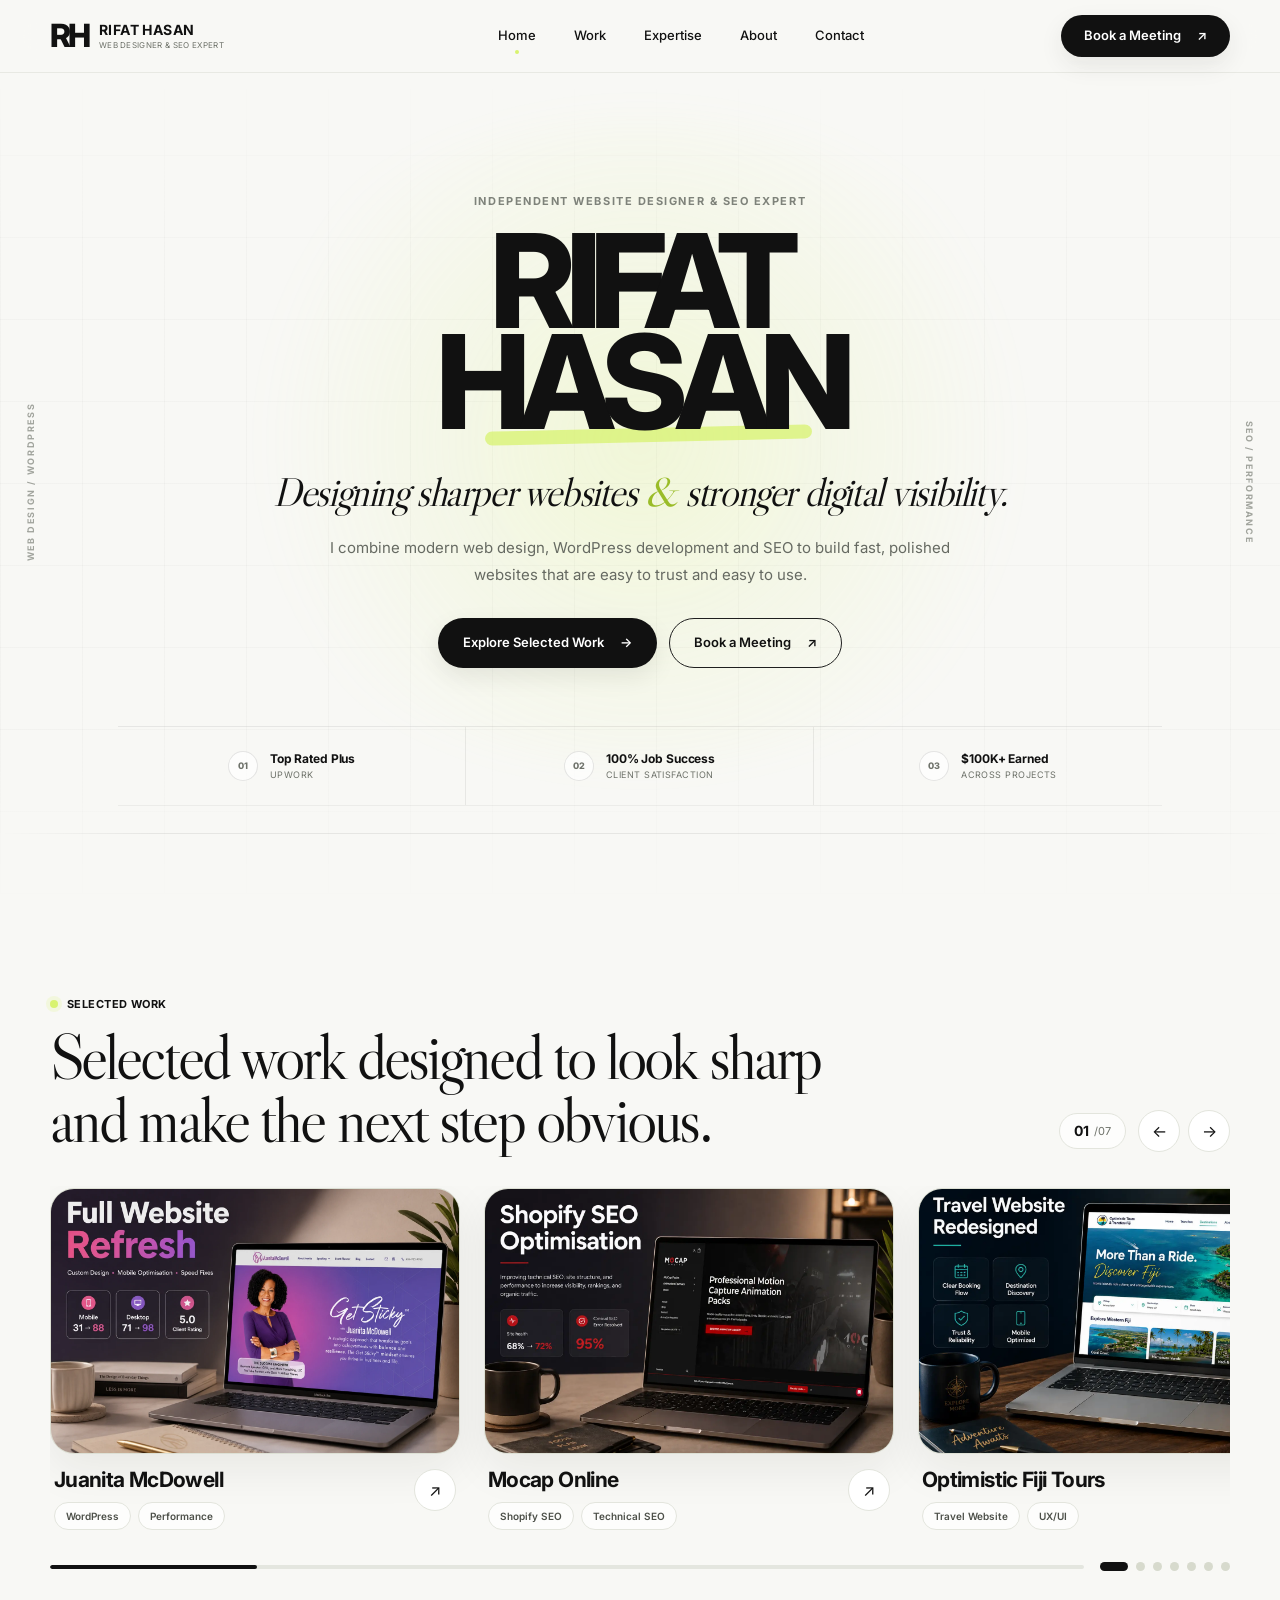
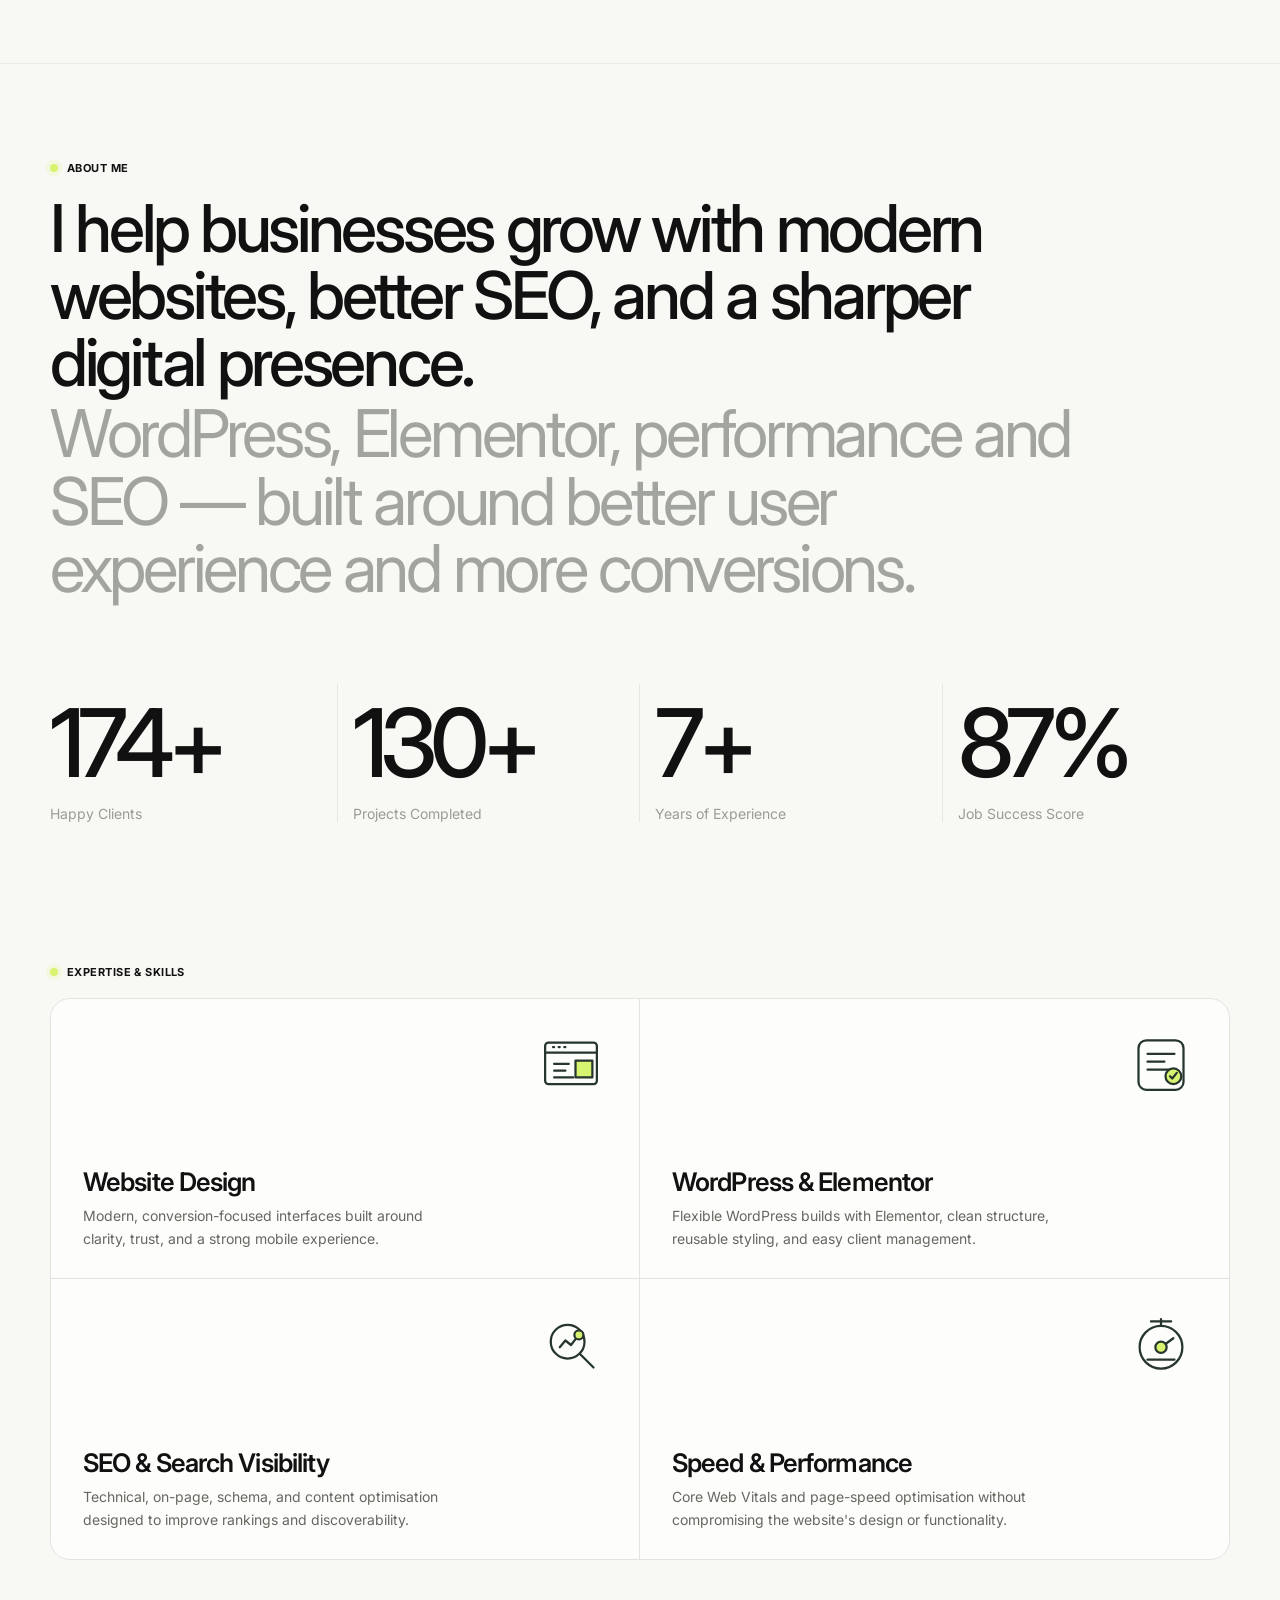
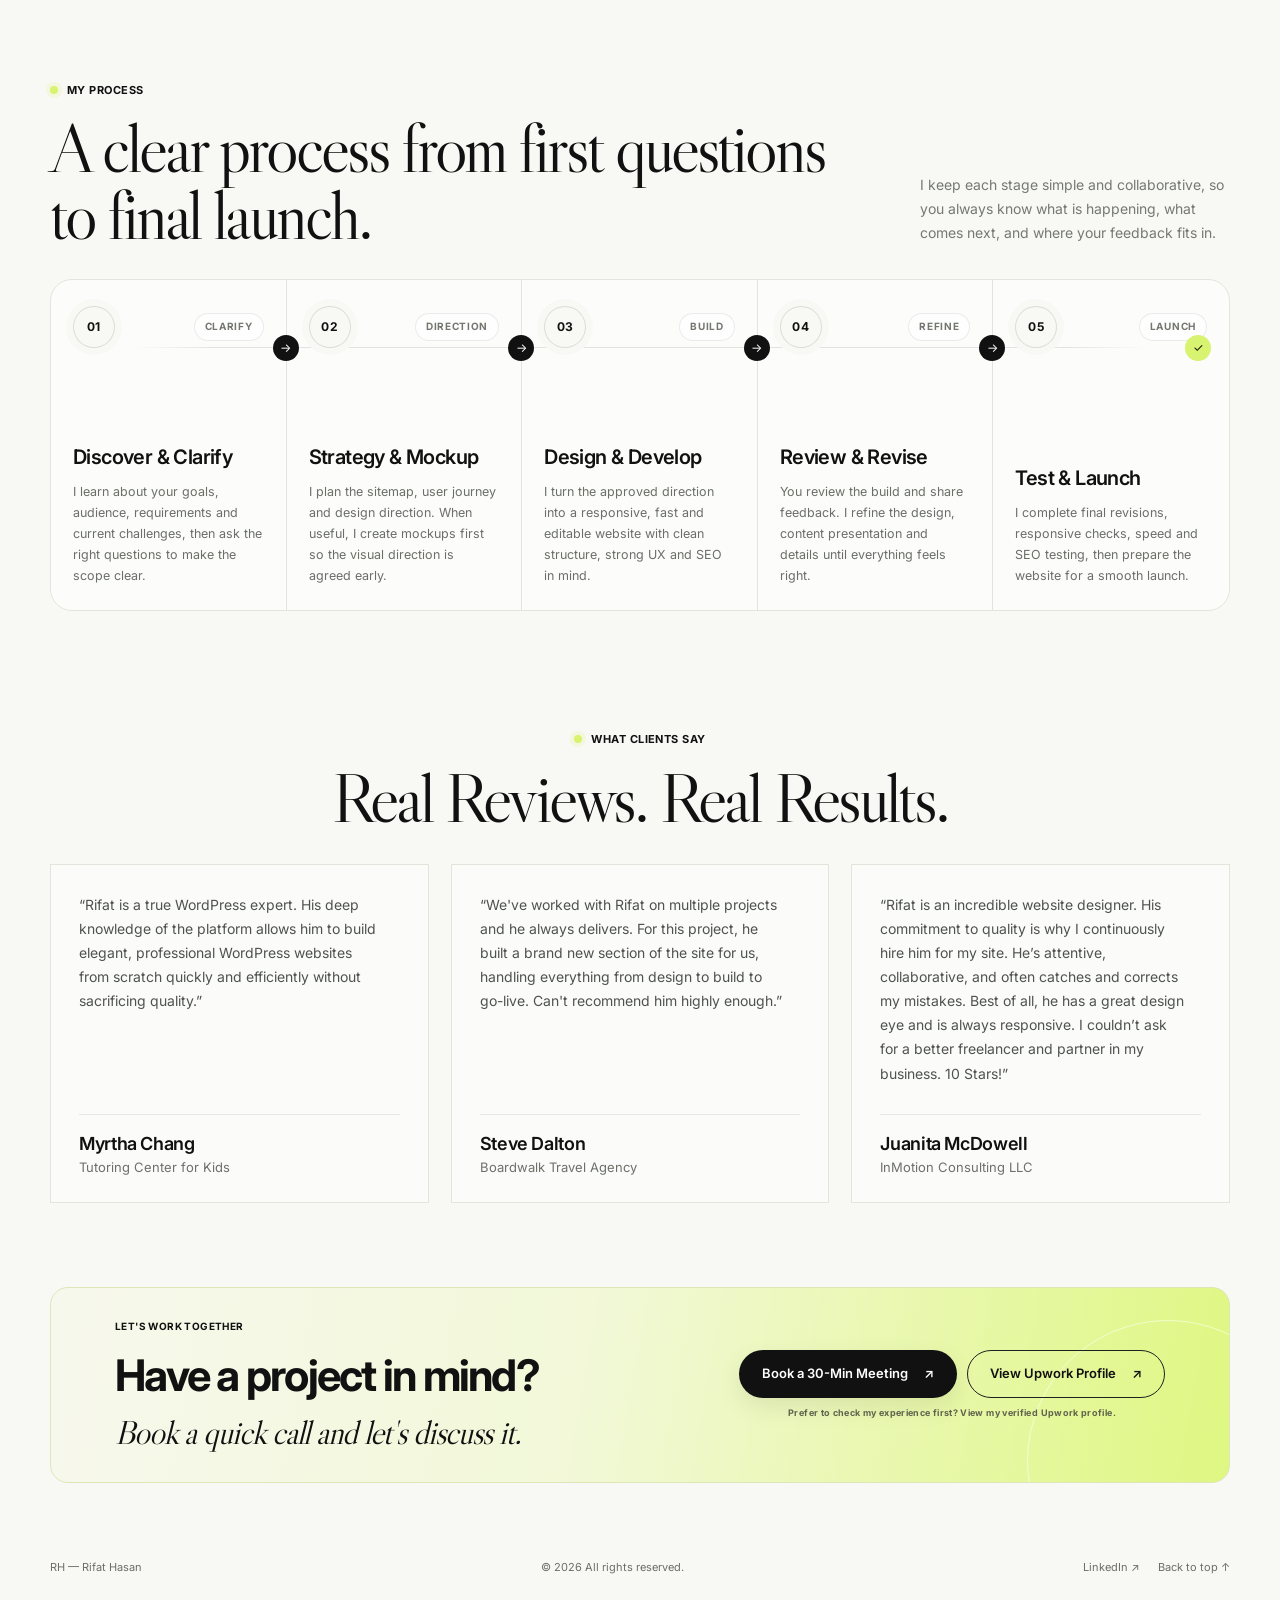
<file: index.html>
<!doctype html>
<html lang="en">
<head>
  <meta charset="utf-8" />
  <meta name="viewport" content="width=device-width, initial-scale=1" />
  <meta name="description" content="Rifat Hasan — Website Designer & SEO Expert. Modern WordPress, Elementor, SEO and performance-focused websites." />
  <title>Rifat Hasan — Website Designer & SEO Expert</title>
  <link rel="preconnect" href="https://fonts.googleapis.com">
  <link rel="preconnect" href="https://fonts.gstatic.com" crossorigin>
  <link href="https://fonts.googleapis.com/css2?family=Inter:wght@400;500;600;700;800&family=Libre+Caslon+Display&display=swap" rel="stylesheet">
  
  <link rel="stylesheet" href="style.css" />
</head>
<body>
  <header class="site-header" id="top">
    <div class="container header-inner">
      <a class="brand" href="#top" aria-label="Rifat Hasan home">
        <span class="brand-mark">RH</span>
        <span class="brand-copy"><strong>RIFAT HASAN</strong><small>WEB DESIGNER & SEO EXPERT</small></span>
      </a>
      <nav class="desktop-nav" aria-label="Primary navigation">
        <a class="active" href="#top">Home</a>
        <a href="#work">Work</a>
        <a href="#expertise">Expertise</a>
        <a href="#about">About</a>
        <a href="#contact">Contact</a>
      </nav>
      <a class="btn btn-dark header-cta" href="https://calendly.com/md-rifat-hasanbd/30min" target="_blank" rel="noopener noreferrer">Book a Meeting <span>↗</span></a>
      <button class="menu-toggle" aria-label="Open navigation" aria-expanded="false"><span></span><span></span></button>
    </div>
    <div class="mobile-menu" hidden>
      <a href="#top">Home</a><a href="#work">Work</a><a href="#expertise">Expertise</a><a href="#about">About</a><a href="#contact">Contact</a>
    </div>
  </header>

  <main>
    <section class="hero hero-modern section-pad">
      <div class="hero-glow" aria-hidden="true"></div>
      <div class="hero-grid-lines" aria-hidden="true"></div>
      <div class="container hero-grid">
        <div class="hero-frame reveal">
<div class="hero-copy">
            <div class="hero-eyebrow">Independent Website Designer &amp; SEO Expert</div>
            <h1 aria-label="Rifat Hasan"><span>RIFAT</span><span>HASAN</span></h1>
            <p class="hero-role">Designing sharper websites <em>&amp;</em> stronger digital visibility.</p>
            <p class="hero-intro">I combine modern web design, WordPress development and SEO to build fast, polished websites that are easy to trust and easy to use.</p>

            <div class="hero-actions">
              <a class="btn btn-dark" href="#work">Explore Selected Work <span>→</span></a>
              <a class="btn btn-light" href="https://calendly.com/md-rifat-hasanbd/30min" target="_blank" rel="noopener noreferrer">Book a Meeting <span>↗</span></a>
            </div>
          </div>

          <div class="proof-row proof-row--editorial" aria-label="Professional proof points">
            <a class="proof-card" href="https://www.upwork.com/freelancers/~0185c8cfb5b34e5065" target="_blank" rel="noopener noreferrer" aria-label="View Rifat Hasan's Upwork profile">
              <span class="proof-index">01</span><div><strong>Top Rated Plus</strong><small>Upwork</small></div>
            </a>
            <a class="proof-card" href="https://www.upwork.com/freelancers/~0185c8cfb5b34e5065" target="_blank" rel="noopener noreferrer" aria-label="View Rifat Hasan's Upwork profile">
              <span class="proof-index">02</span><div><strong>100% Job Success</strong><small>Client satisfaction</small></div>
            </a>
            <a class="proof-card" href="https://www.upwork.com/freelancers/~0185c8cfb5b34e5065" target="_blank" rel="noopener noreferrer" aria-label="View Rifat Hasan's Upwork profile">
              <span class="proof-index">03</span><div><strong>$100K+ Earned</strong><small>Across projects</small></div>
            </a>
          </div>
        </div>

        <div class="hero-side-note hero-side-note--left" aria-hidden="true">WEB DESIGN / WORDPRESS</div>
        <div class="hero-side-note hero-side-note--right" aria-hidden="true">SEO / PERFORMANCE</div>
      </div>
    </section>

            <section class="work-showcase section-pad" id="work">
      <div class="container">
        <div class="work-head reveal">
          <div class="section-kicker"><span class="status-dot"></span>SELECTED WORK</div>
          <div class="work-head-row">
            <h2>Selected work designed to look sharp and make the next step obvious.</h2>
            <div class="work-nav" aria-label="Portfolio navigation">
              <div class="work-count" aria-live="polite"><strong id="sliderCurrent">01</strong><small>/07</small></div>
              <div class="slider-controls">
                <button class="slider-btn" data-dir="prev" aria-label="Previous projects">←</button>
                <button class="slider-btn" data-dir="next" aria-label="Next projects">→</button>
              </div>
            </div>
          </div>
        </div>

        <div class="project-slider-wrap reveal delay-1">
          <div class="project-slider" id="projectSlider" tabindex="0" aria-label="Selected projects carousel">
            <article class="project-card project-card--showcase">
              <a class="project-image project-image-link" href="juanita-mcdowell-case-study.html" aria-label="View Juanita McDowell case study"><img src="assets/juanita-cover.webp" alt="Juanita McDowell full website refresh project cover"></a>
              <div class="project-info">
                <div class="project-title-row"><div><h3><a class="project-title-link" href="juanita-mcdowell-case-study.html">Juanita McDowell</a></h3><div class="project-tags"><span>WordPress</span><span>Performance</span></div></div><a class="project-link" href="juanita-mcdowell-case-study.html" aria-label="View Juanita McDowell case study">↗</a></div>
              </div>
            </article>
            <article class="project-card project-card--showcase">
              <a class="project-image project-image-link" href="mocap-online-case-study.html" aria-label="View Mocap Online case study"><img src="assets/mocap-cover.webp" alt="Mocap Online Shopify SEO optimisation case study cover"></a>
              <div class="project-info">
                <div class="project-title-row"><div><h3><a class="project-title-link" href="mocap-online-case-study.html">Mocap Online</a></h3><div class="project-tags"><span>Shopify SEO</span><span>Technical SEO</span></div></div><a class="project-link" href="mocap-online-case-study.html" aria-label="View Mocap Online case study">↗</a></div>
              </div>
            </article>
            <article class="project-card project-card--showcase">
              <a class="project-image project-image-link" href="optimistic-fiji-tours-case-study.html" aria-label="View Optimistic Fiji Tours case study"><img src="assets/optimistic-fiji-cover.webp" alt="Optimistic Fiji Tours &amp; Transfers travel website redesign showcase"></a>
              <div class="project-info">
                <div class="project-title-row"><div><h3><a class="project-title-link" href="optimistic-fiji-tours-case-study.html">Optimistic Fiji Tours</a></h3><div class="project-tags"><span>Travel Website</span><span>UX/UI</span></div></div><a class="project-link" href="optimistic-fiji-tours-case-study.html" aria-label="View Optimistic Fiji Tours case study">↗</a></div>
              </div>
            </article>
            <article class="project-card project-card--showcase">
              <a class="project-image project-image-link" href="analgesic-healthcare-case-study.html" aria-label="View Analgesic Healthcare case study"><img src="assets/analgesic-healthcare-showcase.webp" alt="Analgesic Healthcare website management, SEO and digital marketing case study showcase"></a>
              <div class="project-info">
                <div class="project-title-row"><div><h3><a class="project-title-link" href="analgesic-healthcare-case-study.html">Analgesic Healthcare</a></h3><div class="project-tags"><span>WordPress</span><span>SEO &amp; Marketing</span></div></div><a class="project-link" href="analgesic-healthcare-case-study.html" aria-label="View Analgesic Healthcare case study">↗</a></div>
              </div>
            </article>
            <article class="project-card project-card--showcase">
              <a class="project-image project-image-link" href="travel-agency-management-case-study.html" aria-label="View Travel Agency Management case study"><img src="assets/broad-rock-travel-agency-showcase.webp" alt="Travel agency website management and custom development showcase"></a>
              <div class="project-info">
                <div class="project-title-row"><div><h3><a class="project-title-link" href="travel-agency-management-case-study.html">Travel Agency Management</a></h3><div class="project-tags"><span>WordPress Dev</span><span>Technical Support</span></div></div><a class="project-link" href="travel-agency-management-case-study.html" aria-label="View Travel Agency Website Management case study">↗</a></div>
              </div>
            </article>
            <article class="project-card project-card--showcase">
              <a class="project-image project-image-link" href="with-ease-seo-case-study.html" aria-label="View With Ease case study"><img src="assets/with-ease-seo-cover.webp" alt="With Ease holistic therapy Google Search Console and SEO optimisation case study"></a>
              <div class="project-info">
                <div class="project-title-row"><div><h3><a class="project-title-link" href="with-ease-seo-case-study.html">With Ease</a></h3><div class="project-tags"><span>Technical SEO</span><span>Squarespace</span></div></div><a class="project-link" href="with-ease-seo-case-study.html" aria-label="View With Ease SEO case study">↗</a></div>
              </div>
            </article>
            <article class="project-card project-card--showcase">
              <a class="project-image project-image-link" href="easeora-content-access-case-study.html" aria-label="View Easeora Content Access case study"><img src="assets/easeora-content-access-showcase.webp" alt="Easeora Content Access custom WordPress plugin showcase"></a>
              <div class="project-info">
                <div class="project-title-row"><div><h3><a class="project-title-link" href="easeora-content-access-case-study.html">Easeora Content Access</a></h3><div class="project-tags"><span>Plugin Dev</span><span>Security</span></div></div><a class="project-link" href="easeora-content-access-case-study.html" aria-label="View Easeora Content Access case study">↗</a></div>
              </div>
            </article>
          </div>
        </div>

        <div class="work-bottom reveal delay-2">
          <div class="slider-progress" aria-hidden="true"><span id="sliderProgress"></span></div>
          <div class="slider-dots" id="sliderDots" aria-label="Choose a project">
            <button class="slider-dot active" data-index="0" aria-label="Go to project 1"></button>
            <button class="slider-dot" data-index="1" aria-label="Go to project 2"></button>
            <button class="slider-dot" data-index="2" aria-label="Go to project 3"></button>
            <button class="slider-dot" data-index="3" aria-label="Go to project 4"></button>
            <button class="slider-dot" data-index="4" aria-label="Go to project 5"></button>
            <button class="slider-dot" data-index="5" aria-label="Go to project 6"></button>
            <button class="slider-dot" data-index="6" aria-label="Go to project 7"></button>
          </div>
        </div>
      </div>
    </section>

            <section class="about-showcase section-pad" id="about">
      <div class="container">
        <div class="about-intro reveal">
          <div class="section-kicker"><span class="status-dot"></span>ABOUT ME</div>
          <h2>
            <span>I help businesses grow with modern websites, better SEO, and a sharper digital presence.</span>
            <span class="about-muted">WordPress, Elementor, performance and SEO — built around better user experience and more conversions.</span>
          </h2>
        </div>

        <div class="about-metrics reveal delay-1" aria-label="Experience statistics">
          <article class="metric-card">
            <div class="metric-number"><strong class="metric-value" data-target="200" data-suffix="+">200+</strong></div>
            <p>Happy Clients</p>
          </article>
          <article class="metric-card">
            <div class="metric-number"><strong class="metric-value" data-target="150" data-suffix="+">150+</strong></div>
            <p>Projects Completed</p>
          </article>
          <article class="metric-card">
            <div class="metric-number"><strong class="metric-value" data-target="8" data-suffix="+">8+</strong></div>
            <p>Years of Experience</p>
          </article>
          <article class="metric-card">
            <div class="metric-number"><strong class="metric-value" data-target="100" data-suffix="%">100%</strong></div>
            <p>Job Success Score</p>
          </article>
        </div>
      </div>
    </section>

        <section class="expertise section-pad-sm" id="expertise">
      <div class="container">
        <div class="expertise-heading reveal">
          <div class="section-kicker"><span class="status-dot"></span>EXPERTISE &amp; SKILLS</div>
        </div>

        <div class="expertise-grid reveal delay-1">
          <article class="expertise-card">
            <div class="expertise-icon" aria-hidden="true">
              <svg viewBox="0 0 64 64" role="img">
                <rect x="9" y="12" width="46" height="37" rx="3"></rect>
                <path d="M9 21h46M16 16h1M21 16h1M26 16h1"></path>
                <path class="accent-fill" d="M36 28h15v15H36z"></path>
                <path d="M17 31h13M17 37h10M17 43h17"></path>
              </svg>
            </div>
            <div class="expertise-copy">
              <h3>Website Design</h3>
              <p>Modern, conversion-focused interfaces built around clarity, trust, and a strong mobile experience.</p>
            </div>
          </article>

          <article class="expertise-card">
            <div class="expertise-icon" aria-hidden="true">
              <svg viewBox="0 0 64 64" role="img">
                <rect x="12" y="10" width="40" height="44" rx="7"></rect>
                <path d="M20 22h24M20 29h15M20 36h24"></path>
                <circle class="accent-fill" cx="43" cy="42" r="7"></circle>
                <path d="M40 42l2 2 4-5"></path>
              </svg>
            </div>
            <div class="expertise-copy">
              <h3>WordPress &amp; Elementor</h3>
              <p>Flexible WordPress builds with Elementor, clean structure, reusable styling, and easy client management.</p>
            </div>
          </article>

          <article class="expertise-card">
            <div class="expertise-icon" aria-hidden="true">
              <svg viewBox="0 0 64 64" role="img">
                <circle cx="29" cy="29" r="15"></circle>
                <path d="M40 40l12 12M22 34l5-6 5 4 7-9"></path>
                <circle class="accent-fill" cx="39" cy="23" r="4"></circle>
              </svg>
            </div>
            <div class="expertise-copy">
              <h3>SEO &amp; Search Visibility</h3>
              <p>Technical, on-page, schema, and content optimisation designed to improve rankings and discoverability.</p>
            </div>
          </article>

          <article class="expertise-card">
            <div class="expertise-icon" aria-hidden="true">
              <svg viewBox="0 0 64 64" role="img">
                <circle cx="32" cy="34" r="19"></circle>
                <path d="M32 15V9M23 11h18M32 34l11-8M20 45h24"></path>
                <circle class="accent-fill" cx="32" cy="34" r="5"></circle>
              </svg>
            </div>
            <div class="expertise-copy">
              <h3>Speed &amp; Performance</h3>
              <p>Core Web Vitals and page-speed optimisation without compromising the website's design or functionality.</p>
            </div>
          </article>
        </div>
      </div>
    </section>

    <section class="process process-modern section-pad" id="process">
      <div class="container">
        <div class="process-head reveal">
          <div class="section-kicker"><span class="status-dot"></span>MY PROCESS</div>
          <div class="process-head-row">
            <h2>A clear process from first questions to final launch.</h2>
            <p>I keep each stage simple and collaborative, so you always know what is happening, what comes next, and where your feedback fits in.</p>
          </div>
        </div>

        <div class="process-flow reveal delay-1">
          <article class="process-card">
            <div class="process-card-top">
              <span class="process-number">01</span>
              <span class="process-label">Clarify</span>
            </div>
            <div class="process-card-copy">
              <h3>Discover &amp; Clarify</h3>
              <p>I learn about your goals, audience, requirements and current challenges, then ask the right questions to make the scope clear.</p>
            </div>
          </article>

          <article class="process-card">
            <div class="process-card-top">
              <span class="process-number">02</span>
              <span class="process-label">Direction</span>
            </div>
            <div class="process-card-copy">
              <h3>Strategy &amp; Mockup</h3>
              <p>I plan the sitemap, user journey and design direction. When useful, I create mockups first so the visual direction is agreed early.</p>
            </div>
          </article>

          <article class="process-card">
            <div class="process-card-top">
              <span class="process-number">03</span>
              <span class="process-label">Build</span>
            </div>
            <div class="process-card-copy">
              <h3>Design &amp; Develop</h3>
              <p>I turn the approved direction into a responsive, fast and editable website with clean structure, strong UX and SEO in mind.</p>
            </div>
          </article>

          <article class="process-card">
            <div class="process-card-top">
              <span class="process-number">04</span>
              <span class="process-label">Refine</span>
            </div>
            <div class="process-card-copy">
              <h3>Review &amp; Revise</h3>
              <p>You review the build and share feedback. I refine the design, content presentation and details until everything feels right.</p>
            </div>
          </article>

          <article class="process-card">
            <div class="process-card-top">
              <span class="process-number">05</span>
              <span class="process-label">Launch</span>
            </div>
            <div class="process-card-copy">
              <h3>Test &amp; Launch</h3>
              <p>I complete final revisions, responsive checks, speed and SEO testing, then prepare the website for a smooth launch.</p>
            </div>
          </article>
        </div>
      </div>
    </section>

        <section class="testimonials section-pad-sm" id="testimonials">
      <div class="container">
        <div class="testimonial-header reveal">
          <div class="section-kicker section-kicker--center"><span class="status-dot"></span>WHAT CLIENTS SAY</div>
          <h2>Real Reviews. Real Results.</h2>
        </div>
        <div class="testimonial-grid testimonial-grid--modern">
          <article class="quote-card quote-card--modern reveal">
            <p>“Rifat is a true WordPress expert. His deep knowledge of the platform allows him to build elegant, professional WordPress websites from scratch quickly and efficiently without sacrificing quality.”</p>
            <div class="client client--textonly">
              <div><strong>Myrtha Chang</strong><small>Tutoring Center for Kids</small></div>
            </div>
          </article>
          <article class="quote-card quote-card--modern reveal delay-1">
            <p>“We've worked with Rifat on multiple projects and he always delivers. For this project, he built a brand new section of the site for us, handling everything from design to build to go-live. Can't recommend him highly enough.”</p>
            <div class="client client--textonly">
              <div><strong>Steve Dalton</strong><small>Boardwalk Travel Agency</small></div>
            </div>
          </article>
          <article class="quote-card quote-card--modern reveal delay-2">
            <p>“Rifat is an incredible website designer. His commitment to quality is why I continuously hire him for my site. He’s attentive, collaborative, and often catches and corrects my mistakes. Best of all, he has a great design eye and is always responsive. I couldn’t ask for a better freelancer and partner in my business. 10 Stars!”</p>
            <div class="client client--textonly">
              <div><strong>Juanita McDowell</strong><small>InMotion Consulting LLC</small></div>
            </div>
          </article>
        </div>
      </div>
    </section>

    <section class="cta-section section-pad-sm" id="contact">
      <div class="container">
        <div class="cta-panel reveal">
          <div><small>LET'S WORK TOGETHER</small><h2>Have a project in mind?</h2><p>Book a quick call and let's discuss it.</p></div>
          <div class="cta-actions">
            <div class="cta-button-row">
              <a class="btn btn-dark" href="https://calendly.com/md-rifat-hasanbd/30min" target="_blank" rel="noopener noreferrer">Book a 30-Min Meeting <span>↗</span></a>
              <a class="btn btn-light" href="https://www.upwork.com/freelancers/~0185c8cfb5b34e5065" target="_blank" rel="noopener noreferrer">View Upwork Profile <span>↗</span></a>
            </div>
            <small>Prefer to check my experience first? View my verified Upwork profile.</small>
          </div>
        </div>
      </div>
    </section>
  </main>

  <footer class="site-footer">
    <div class="container footer-inner"><span>RH — Rifat Hasan</span><span>© <span id="year"></span> All rights reserved.</span><div class="footer-links"><a href="https://www.linkedin.com/in/md-rifat-hasan-wp/" target="_blank" rel="noopener noreferrer" aria-label="Rifat Hasan on LinkedIn">LinkedIn ↗</a><a href="#top" class="back-to-top" onclick="window.scrollTo({top:0,left:0,behavior:'smooth'}); return false;">Back to top ↑</a></div></div>
  </footer>

  
  <script src="script.js"></script>
</body>
</html>
</file>
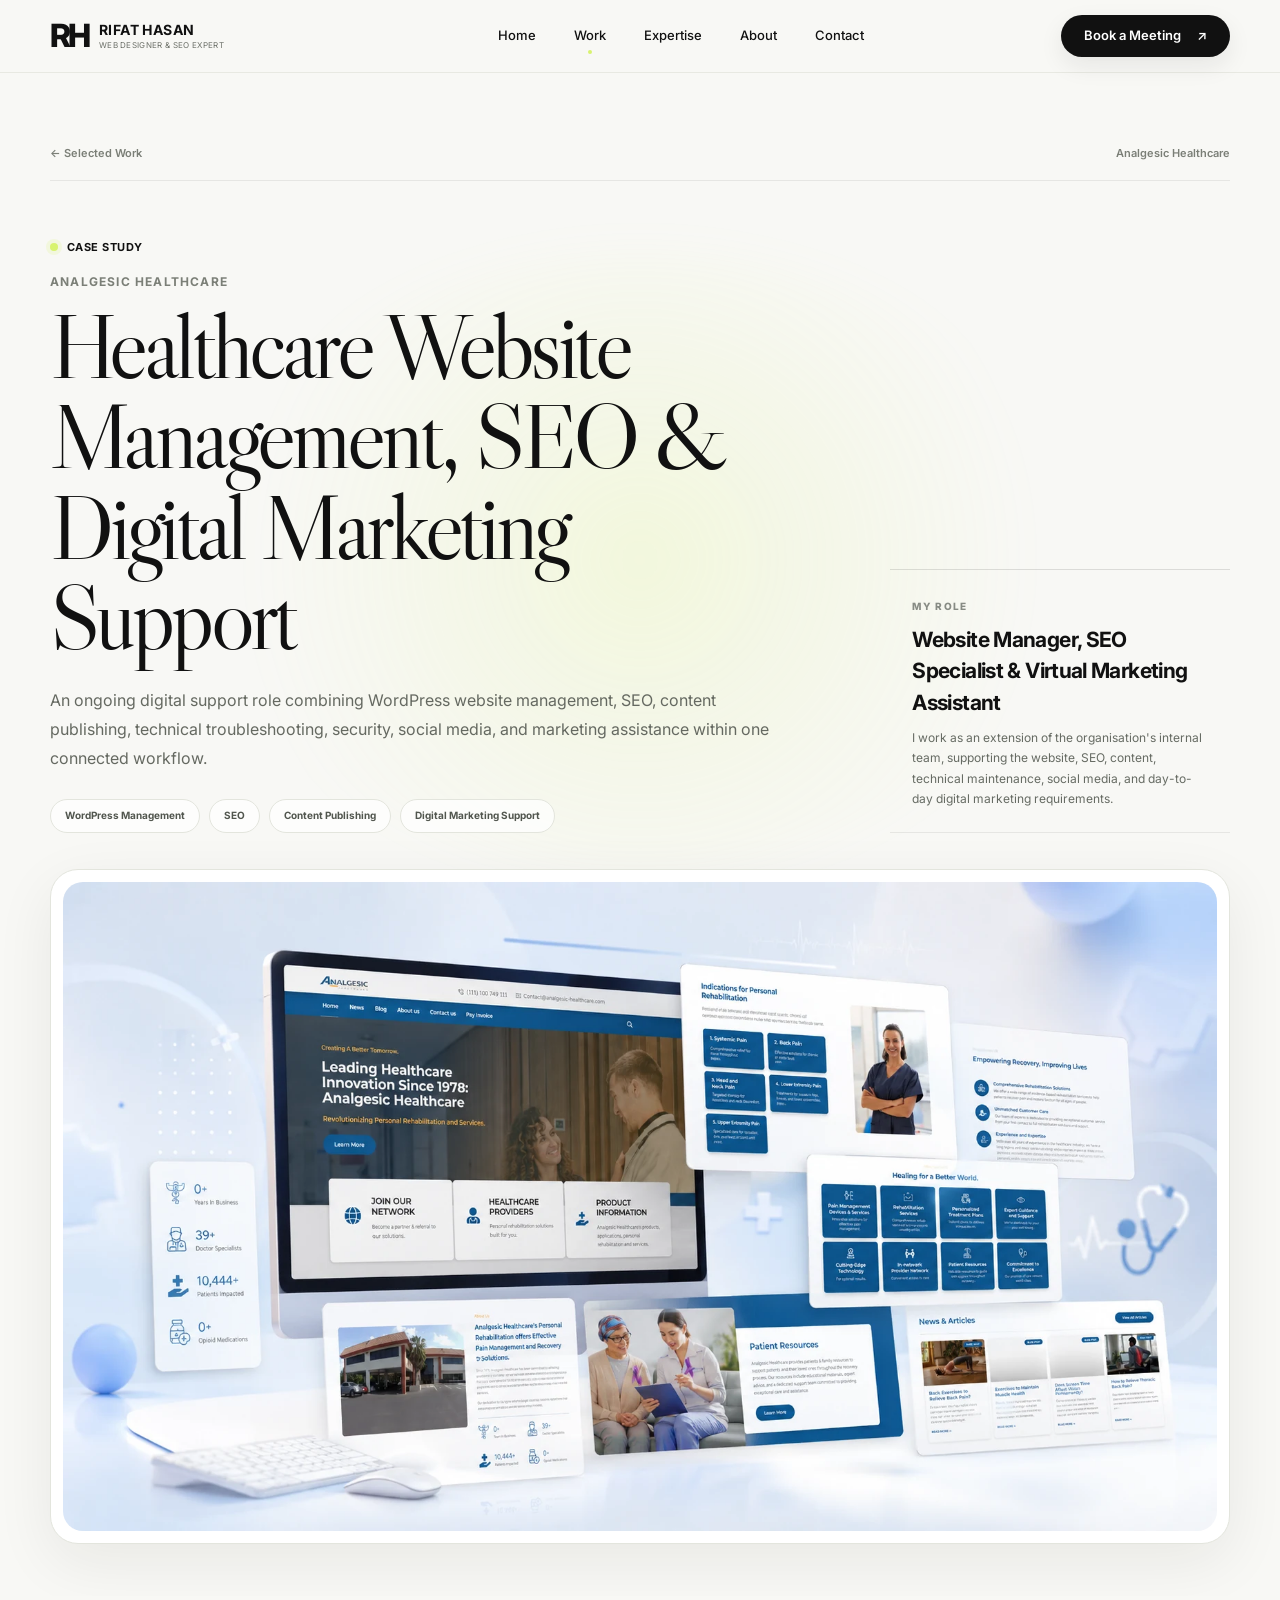
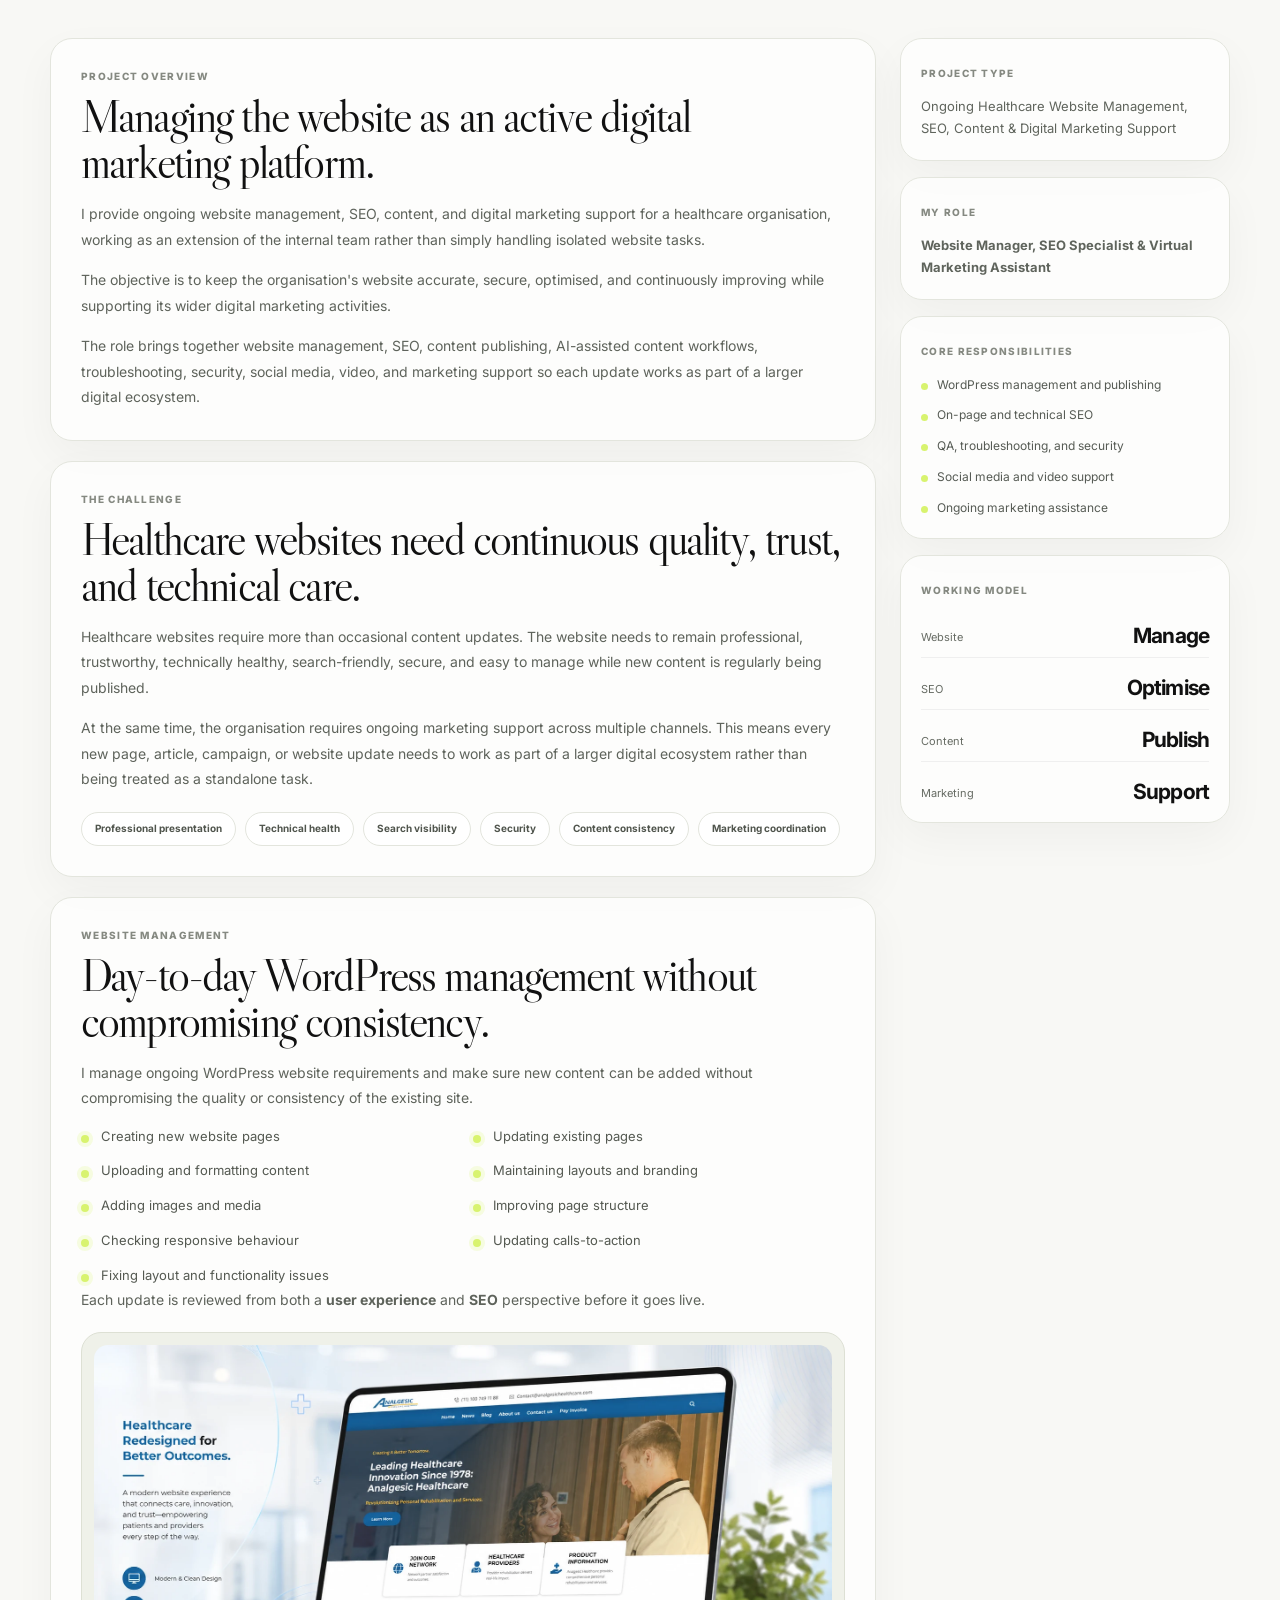
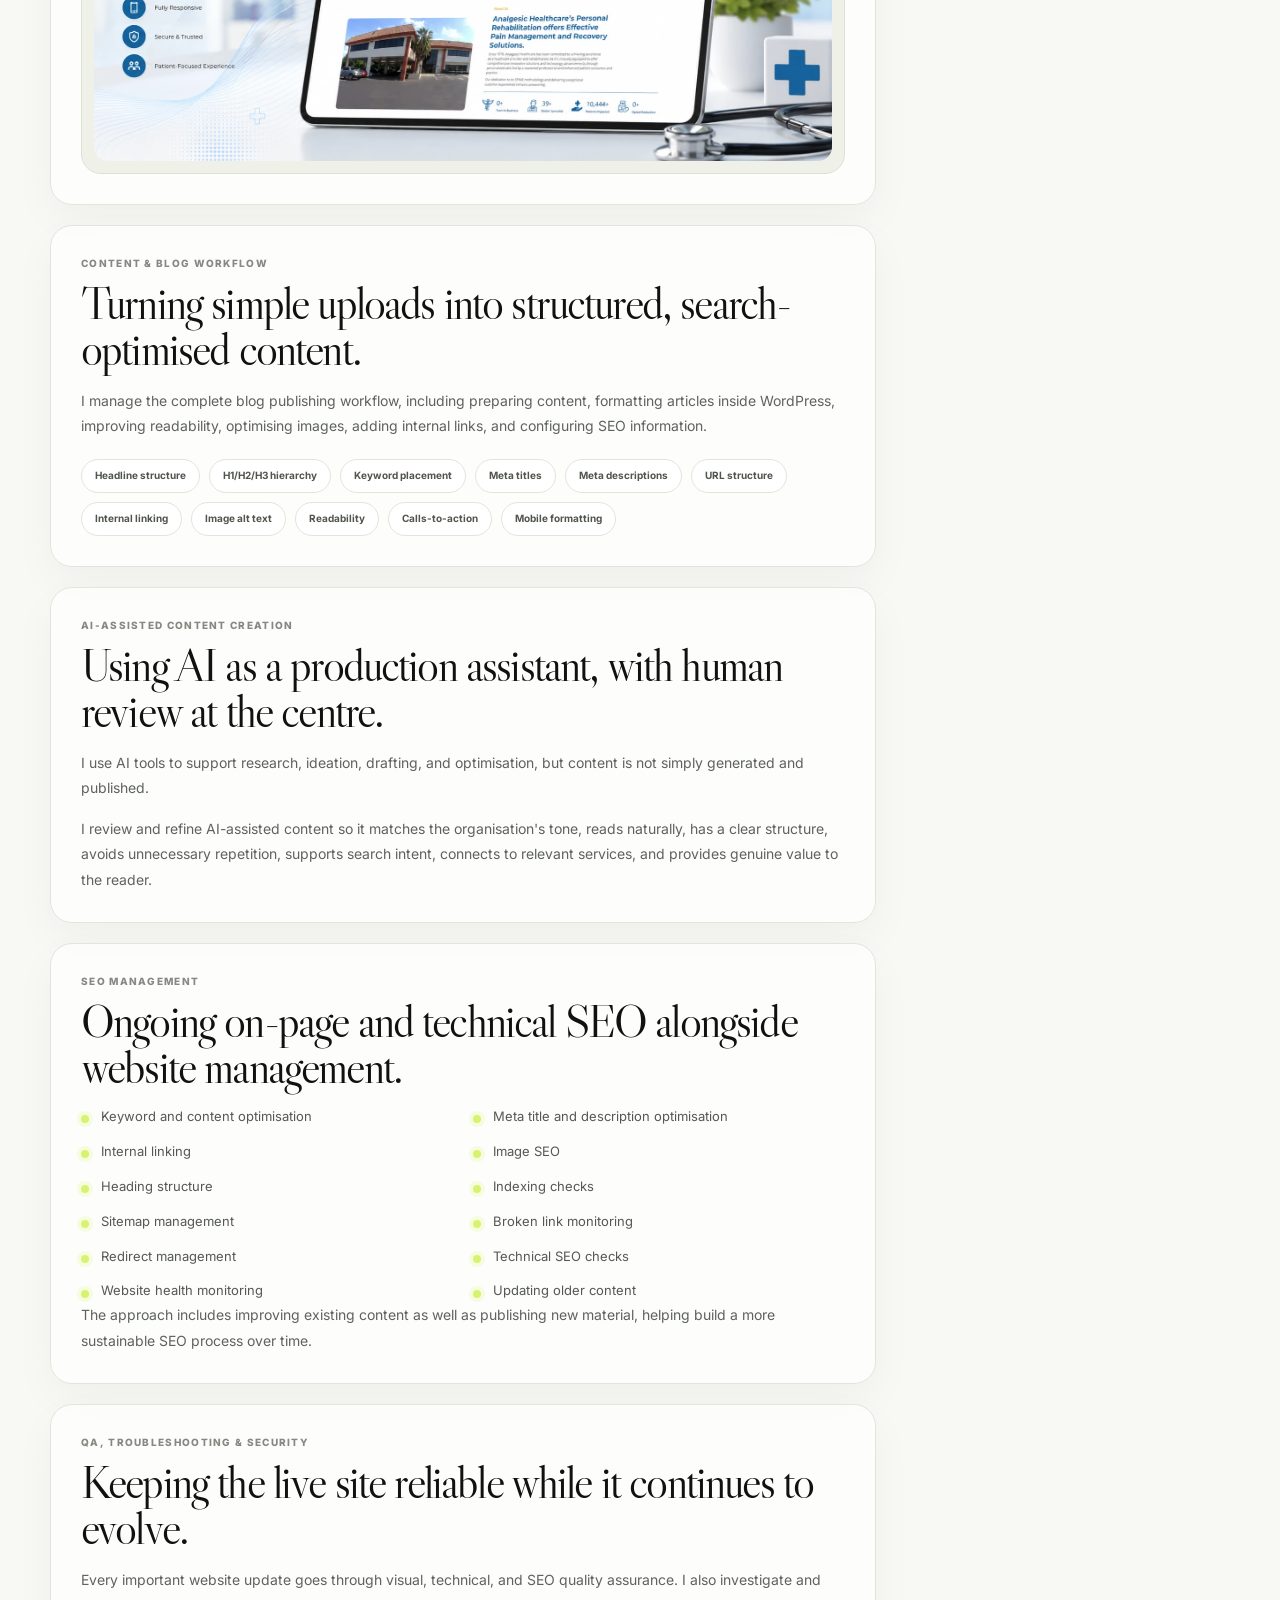
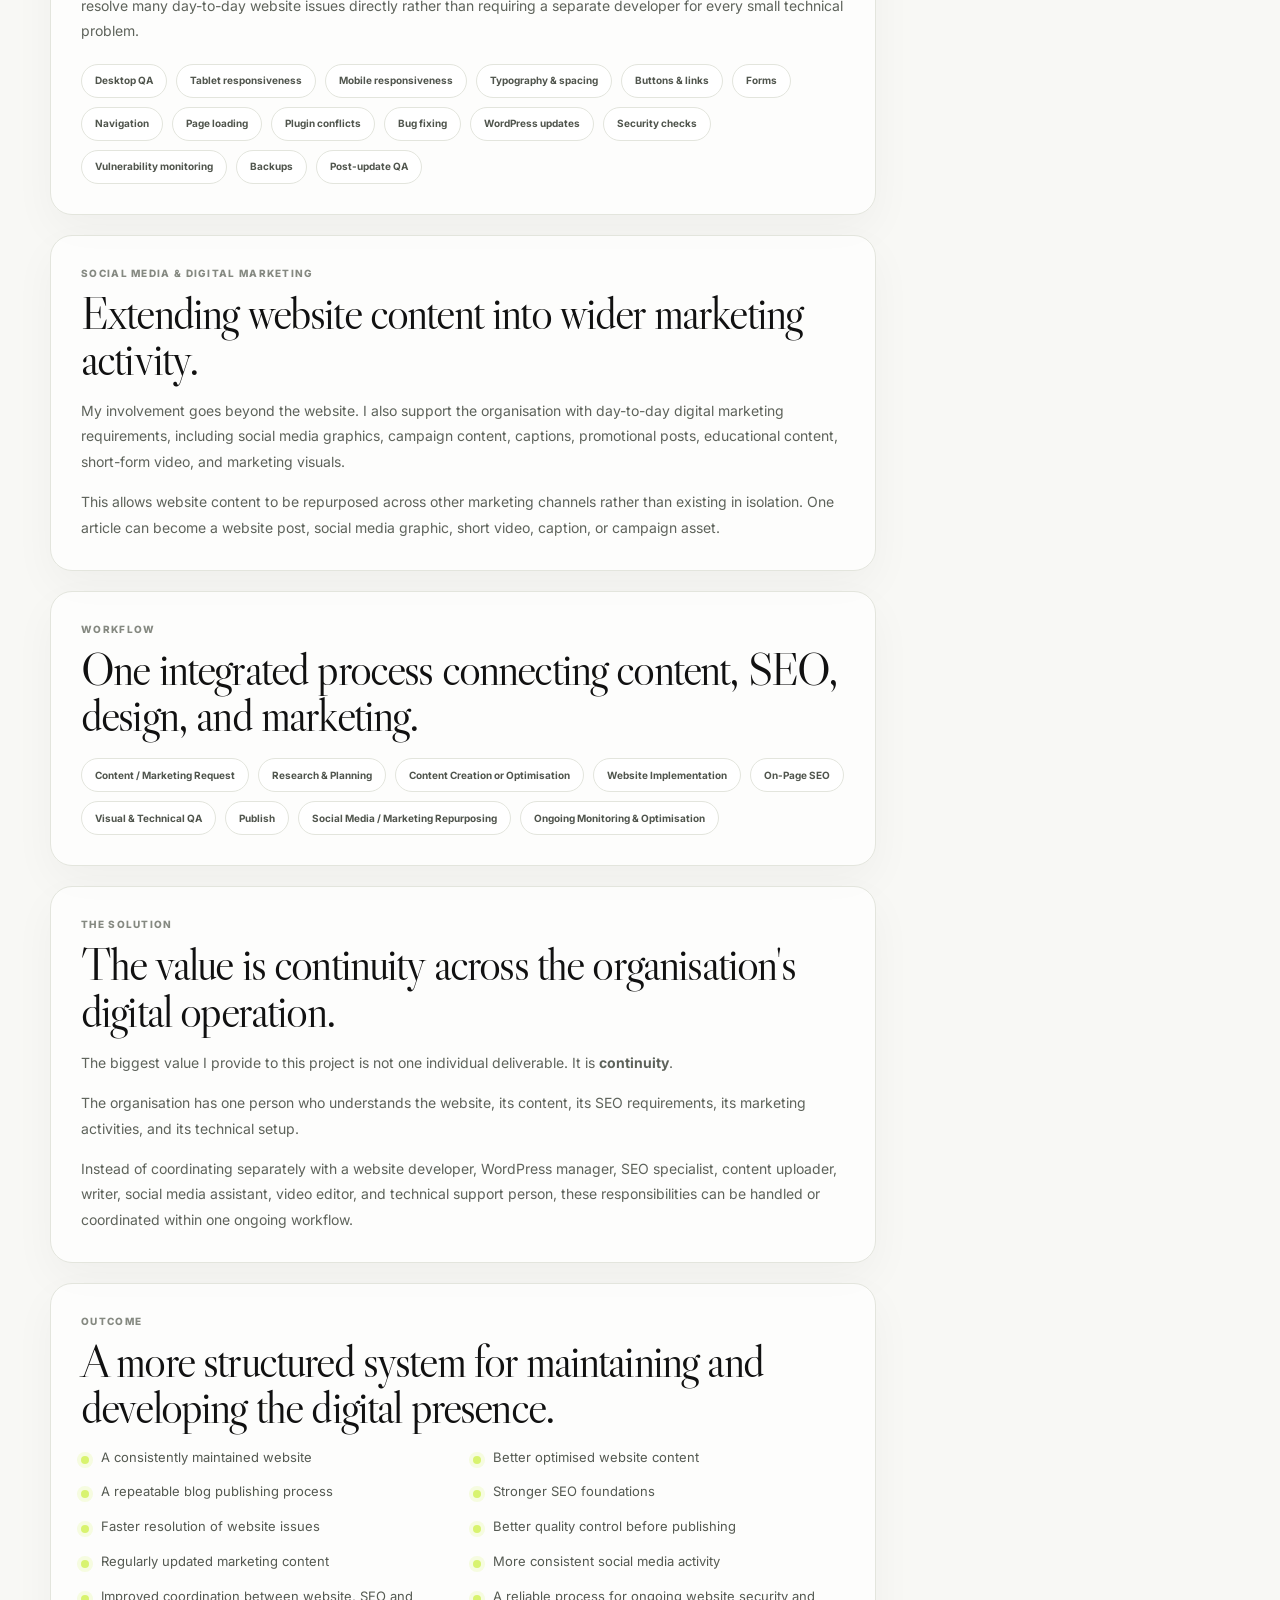
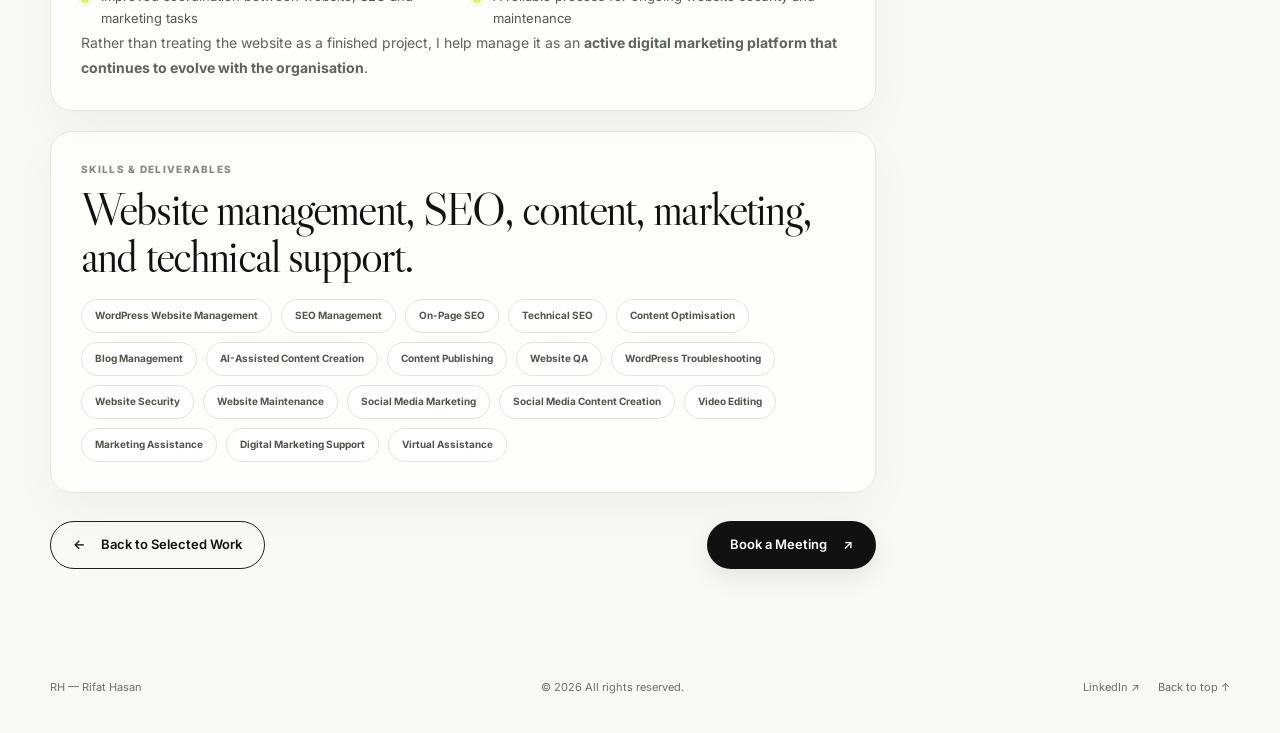
<file: analgesic-healthcare-case-study.html>
<!doctype html>
<html lang="en">
<head>
  <meta charset="utf-8" />
  <meta name="viewport" content="width=device-width, initial-scale=1" />
  <meta name="description" content="Analgesic Healthcare case study by Rifat Hasan — ongoing WordPress website management, SEO, content publishing, security, social media, and digital marketing support." />
  <title>Analgesic Healthcare Case Study — Rifat Hasan</title>
  <link rel="preconnect" href="https://fonts.googleapis.com">
  <link rel="preconnect" href="https://fonts.gstatic.com" crossorigin>
  <link href="https://fonts.googleapis.com/css2?family=Inter:wght@400;500;600;700;800&family=Libre+Caslon+Display&display=swap" rel="stylesheet">
  <link rel="stylesheet" href="style.css" />
</head>
<body class="case-page">
  <header class="site-header" id="top">
    <div class="container header-inner">
      <a class="brand" href="index.html" aria-label="Rifat Hasan home">
        <span class="brand-mark">RH</span>
        <span class="brand-copy"><strong>RIFAT HASAN</strong><small>WEB DESIGNER &amp; SEO EXPERT</small></span>
      </a>
      <nav class="desktop-nav" aria-label="Primary navigation">
        <a href="index.html">Home</a>
        <a class="active" href="index.html#work">Work</a>
        <a href="index.html#expertise">Expertise</a>
        <a href="index.html#about">About</a>
        <a href="index.html#contact">Contact</a>
      </nav>
      <a class="btn btn-dark header-cta" href="https://calendly.com/md-rifat-hasanbd/30min" target="_blank" rel="noopener noreferrer">Book a Meeting <span>↗</span></a>
      <button class="menu-toggle" aria-label="Open navigation" aria-expanded="false"><span></span><span></span></button>
    </div>
    <div class="mobile-menu" hidden>
      <a href="index.html">Home</a><a href="index.html#work">Work</a><a href="index.html#expertise">Expertise</a><a href="index.html#about">About</a><a href="index.html#contact">Contact</a>
    </div>
  </header>

  <main>
    <section class="case-hero section-pad">
      <div class="case-hero-glow" aria-hidden="true"></div>
      <div class="container">
        <div class="case-breadcrumb reveal"><a href="index.html#work">← Selected Work</a><span>Analgesic Healthcare</span></div>
        <div class="case-hero-grid">
          <div class="case-hero-copy reveal">
            <div class="section-kicker"><span class="status-dot"></span>CASE STUDY</div>
            <p class="case-study-project">Analgesic Healthcare</p>
            <h1>Healthcare Website Management, SEO &amp; Digital Marketing Support</h1>
            <p class="case-hero-intro">An ongoing digital support role combining WordPress website management, SEO, content publishing, technical troubleshooting, security, social media, and marketing assistance within one connected workflow.</p>
            <div class="case-hero-tags" aria-label="Project focus">
              <span>WordPress Management</span>
              <span>SEO</span>
              <span>Content Publishing</span>
              <span>Digital Marketing Support</span>
            </div>
          </div>
          <div class="case-hero-role reveal delay-1">
            <small>MY ROLE</small>
            <strong>Website Manager, SEO Specialist &amp; Virtual Marketing Assistant</strong>
            <p>I work as an extension of the organisation's internal team, supporting the website, SEO, content, technical maintenance, social media, and day-to-day digital marketing requirements.</p>
          </div>
        </div>
        <div class="case-hero-media reveal delay-2">
          <img src="assets/analgesic-healthcare-showcase.webp" alt="Analgesic Healthcare website showcase with homepage, rehabilitation services, patient resources, news, and supporting healthcare content panels">
        </div>
      </div>
    </section>

    <section class="case-content section-pad-sm">
      <div class="container case-study-layout">
        <div class="case-main">
          <article class="case-panel reveal">
            <div class="case-section-head">
              <small>PROJECT OVERVIEW</small>
              <h2>Managing the website as an active digital marketing platform.</h2>
            </div>
            <p>I provide ongoing website management, SEO, content, and digital marketing support for a healthcare organisation, working as an extension of the internal team rather than simply handling isolated website tasks.</p>
            <p>The objective is to keep the organisation's website accurate, secure, optimised, and continuously improving while supporting its wider digital marketing activities.</p>
            <p>The role brings together website management, SEO, content publishing, AI-assisted content workflows, troubleshooting, security, social media, video, and marketing support so each update works as part of a larger digital ecosystem.</p>
          </article>

          <article class="case-panel reveal delay-1">
            <div class="case-section-head">
              <small>THE CHALLENGE</small>
              <h2>Healthcare websites need continuous quality, trust, and technical care.</h2>
            </div>
            <p>Healthcare websites require more than occasional content updates. The website needs to remain professional, trustworthy, technically healthy, search-friendly, secure, and easy to manage while new content is regularly being published.</p>
            <p>At the same time, the organisation requires ongoing marketing support across multiple channels. This means every new page, article, campaign, or website update needs to work as part of a larger digital ecosystem rather than being treated as a standalone task.</p>
            <div class="case-chip-row" aria-label="Core challenge areas">
              <span>Professional presentation</span>
              <span>Technical health</span>
              <span>Search visibility</span>
              <span>Security</span>
              <span>Content consistency</span>
              <span>Marketing coordination</span>
            </div>
          </article>

          <article class="case-panel reveal">
            <div class="case-section-head">
              <small>WEBSITE MANAGEMENT</small>
              <h2>Day-to-day WordPress management without compromising consistency.</h2>
            </div>
            <p>I manage ongoing WordPress website requirements and make sure new content can be added without compromising the quality or consistency of the existing site.</p>
            <ul class="case-list">
              <li>Creating new website pages</li>
              <li>Updating existing pages</li>
              <li>Uploading and formatting content</li>
              <li>Maintaining layouts and branding</li>
              <li>Adding images and media</li>
              <li>Improving page structure</li>
              <li>Checking responsive behaviour</li>
              <li>Updating calls-to-action</li>
              <li>Fixing layout and functionality issues</li>
            </ul>
            <p class="case-note">Each update is reviewed from both a <strong>user experience</strong> and <strong>SEO</strong> perspective before it goes live.</p>
            <div class="case-media-frame">
              <img src="assets/analgesic-healthcare-redesign.webp" alt="Analgesic Healthcare redesign presentation highlighting modern clean design, responsive presentation, secure trusted experience, and patient-focused design">
            </div>
          </article>

          <article class="case-panel reveal delay-1">
            <div class="case-section-head">
              <small>CONTENT &amp; BLOG WORKFLOW</small>
              <h2>Turning simple uploads into structured, search-optimised content.</h2>
            </div>
            <p>I manage the complete blog publishing workflow, including preparing content, formatting articles inside WordPress, improving readability, optimising images, adding internal links, and configuring SEO information.</p>
            <div class="case-chip-row" aria-label="Blog optimisation tasks">
              <span>Headline structure</span>
              <span>H1/H2/H3 hierarchy</span>
              <span>Keyword placement</span>
              <span>Meta titles</span>
              <span>Meta descriptions</span>
              <span>URL structure</span>
              <span>Internal linking</span>
              <span>Image alt text</span>
              <span>Readability</span>
              <span>Calls-to-action</span>
              <span>Mobile formatting</span>
            </div>
          </article>

          <article class="case-panel reveal">
            <div class="case-section-head">
              <small>AI-ASSISTED CONTENT CREATION</small>
              <h2>Using AI as a production assistant, with human review at the centre.</h2>
            </div>
            <p>I use AI tools to support research, ideation, drafting, and optimisation, but content is not simply generated and published.</p>
            <p>I review and refine AI-assisted content so it matches the organisation's tone, reads naturally, has a clear structure, avoids unnecessary repetition, supports search intent, connects to relevant services, and provides genuine value to the reader.</p>
          </article>

          <article class="case-panel reveal delay-1">
            <div class="case-section-head">
              <small>SEO MANAGEMENT</small>
              <h2>Ongoing on-page and technical SEO alongside website management.</h2>
            </div>
            <ul class="case-list">
              <li>Keyword and content optimisation</li>
              <li>Meta title and description optimisation</li>
              <li>Internal linking</li>
              <li>Image SEO</li>
              <li>Heading structure</li>
              <li>Indexing checks</li>
              <li>Sitemap management</li>
              <li>Broken link monitoring</li>
              <li>Redirect management</li>
              <li>Technical SEO checks</li>
              <li>Website health monitoring</li>
              <li>Updating older content</li>
            </ul>
            <p class="case-note">The approach includes improving existing content as well as publishing new material, helping build a more sustainable SEO process over time.</p>
          </article>

          <article class="case-panel reveal">
            <div class="case-section-head">
              <small>QA, TROUBLESHOOTING &amp; SECURITY</small>
              <h2>Keeping the live site reliable while it continues to evolve.</h2>
            </div>
            <p>Every important website update goes through visual, technical, and SEO quality assurance. I also investigate and resolve many day-to-day website issues directly rather than requiring a separate developer for every small technical problem.</p>
            <div class="case-chip-row" aria-label="QA and maintenance areas">
              <span>Desktop QA</span>
              <span>Tablet responsiveness</span>
              <span>Mobile responsiveness</span>
              <span>Typography &amp; spacing</span>
              <span>Buttons &amp; links</span>
              <span>Forms</span>
              <span>Navigation</span>
              <span>Page loading</span>
              <span>Plugin conflicts</span>
              <span>Bug fixing</span>
              <span>WordPress updates</span>
              <span>Security checks</span>
              <span>Vulnerability monitoring</span>
              <span>Backups</span>
              <span>Post-update QA</span>
            </div>
          </article>

          <article class="case-panel reveal delay-1">
            <div class="case-section-head">
              <small>SOCIAL MEDIA &amp; DIGITAL MARKETING</small>
              <h2>Extending website content into wider marketing activity.</h2>
            </div>
            <p>My involvement goes beyond the website. I also support the organisation with day-to-day digital marketing requirements, including social media graphics, campaign content, captions, promotional posts, educational content, short-form video, and marketing visuals.</p>
            <p>This allows website content to be repurposed across other marketing channels rather than existing in isolation. One article can become a website post, social media graphic, short video, caption, or campaign asset.</p>
          </article>

          <article class="case-panel reveal">
            <div class="case-section-head">
              <small>WORKFLOW</small>
              <h2>One integrated process connecting content, SEO, design, and marketing.</h2>
            </div>
            <div class="case-chip-row" aria-label="Ongoing workflow">
              <span>Content / Marketing Request</span>
              <span>Research &amp; Planning</span>
              <span>Content Creation or Optimisation</span>
              <span>Website Implementation</span>
              <span>On-Page SEO</span>
              <span>Visual &amp; Technical QA</span>
              <span>Publish</span>
              <span>Social Media / Marketing Repurposing</span>
              <span>Ongoing Monitoring &amp; Optimisation</span>
            </div>
          </article>

          <article class="case-panel reveal delay-1">
            <div class="case-section-head">
              <small>THE SOLUTION</small>
              <h2>The value is continuity across the organisation's digital operation.</h2>
            </div>
            <p>The biggest value I provide to this project is not one individual deliverable. It is <strong>continuity</strong>.</p>
            <p>The organisation has one person who understands the website, its content, its SEO requirements, its marketing activities, and its technical setup.</p>
            <p>Instead of coordinating separately with a website developer, WordPress manager, SEO specialist, content uploader, writer, social media assistant, video editor, and technical support person, these responsibilities can be handled or coordinated within one ongoing workflow.</p>
          </article>

          <article class="case-panel reveal">
            <div class="case-section-head">
              <small>OUTCOME</small>
              <h2>A more structured system for maintaining and developing the digital presence.</h2>
            </div>
            <ul class="case-list">
              <li>A consistently maintained website</li>
              <li>Better optimised website content</li>
              <li>A repeatable blog publishing process</li>
              <li>Stronger SEO foundations</li>
              <li>Faster resolution of website issues</li>
              <li>Better quality control before publishing</li>
              <li>Regularly updated marketing content</li>
              <li>More consistent social media activity</li>
              <li>Improved coordination between website, SEO and marketing tasks</li>
              <li>A reliable process for ongoing website security and maintenance</li>
            </ul>
            <p class="case-note">Rather than treating the website as a finished project, I help manage it as an <strong>active digital marketing platform that continues to evolve with the organisation</strong>.</p>
          </article>

          <article class="case-panel reveal delay-1">
            <div class="case-section-head">
              <small>SKILLS &amp; DELIVERABLES</small>
              <h2>Website management, SEO, content, marketing, and technical support.</h2>
            </div>
            <div class="case-chip-row" aria-label="Skills and deliverables">
              <span>WordPress Website Management</span>
              <span>SEO Management</span>
              <span>On-Page SEO</span>
              <span>Technical SEO</span>
              <span>Content Optimisation</span>
              <span>Blog Management</span>
              <span>AI-Assisted Content Creation</span>
              <span>Content Publishing</span>
              <span>Website QA</span>
              <span>WordPress Troubleshooting</span>
              <span>Website Security</span>
              <span>Website Maintenance</span>
              <span>Social Media Marketing</span>
              <span>Social Media Content Creation</span>
              <span>Video Editing</span>
              <span>Marketing Assistance</span>
              <span>Digital Marketing Support</span>
              <span>Virtual Assistance</span>
            </div>
          </article>

          <div class="case-end-nav reveal">
            <a class="btn btn-light" href="index.html#work"><span>←</span> Back to Selected Work</a>
            <a class="btn btn-dark" href="https://calendly.com/md-rifat-hasanbd/30min" target="_blank" rel="noopener noreferrer">Book a Meeting <span>↗</span></a>
          </div>
        </div>

        <aside class="case-sidebar reveal delay-2">
          <article class="case-side-card">
            <small>PROJECT TYPE</small>
            <p>Ongoing Healthcare Website Management, SEO, Content &amp; Digital Marketing Support</p>
          </article>
          <article class="case-side-card">
            <small>MY ROLE</small>
            <p><strong>Website Manager, SEO Specialist &amp; Virtual Marketing Assistant</strong></p>
          </article>
          <article class="case-side-card">
            <small>CORE RESPONSIBILITIES</small>
            <ul class="case-side-list">
              <li>WordPress management and publishing</li>
              <li>On-page and technical SEO</li>
              <li>QA, troubleshooting, and security</li>
              <li>Social media and video support</li>
              <li>Ongoing marketing assistance</li>
            </ul>
          </article>
          <article class="case-side-card">
            <small>WORKING MODEL</small>
            <div class="case-side-stats">
              <div><span>Website</span><strong>Manage</strong></div>
              <div><span>SEO</span><strong>Optimise</strong></div>
              <div><span>Content</span><strong>Publish</strong></div>
              <div><span>Marketing</span><strong>Support</strong></div>
            </div>
          </article>
        </aside>
      </div>
    </section>
  </main>

  <footer class="site-footer">
    <div class="container footer-inner"><span>RH — Rifat Hasan</span><span>© <span id="year"></span> All rights reserved.</span><div class="footer-links"><a href="https://www.linkedin.com/in/md-rifat-hasan-wp/" target="_blank" rel="noopener noreferrer" aria-label="Rifat Hasan on LinkedIn">LinkedIn ↗</a><a href="#top" class="back-to-top" onclick="window.scrollTo({top:0,left:0,behavior:'smooth'}); return false;">Back to top ↑</a></div></div>
  </footer>
  <script src="script.js"></script>
</body>
</html>
</file>
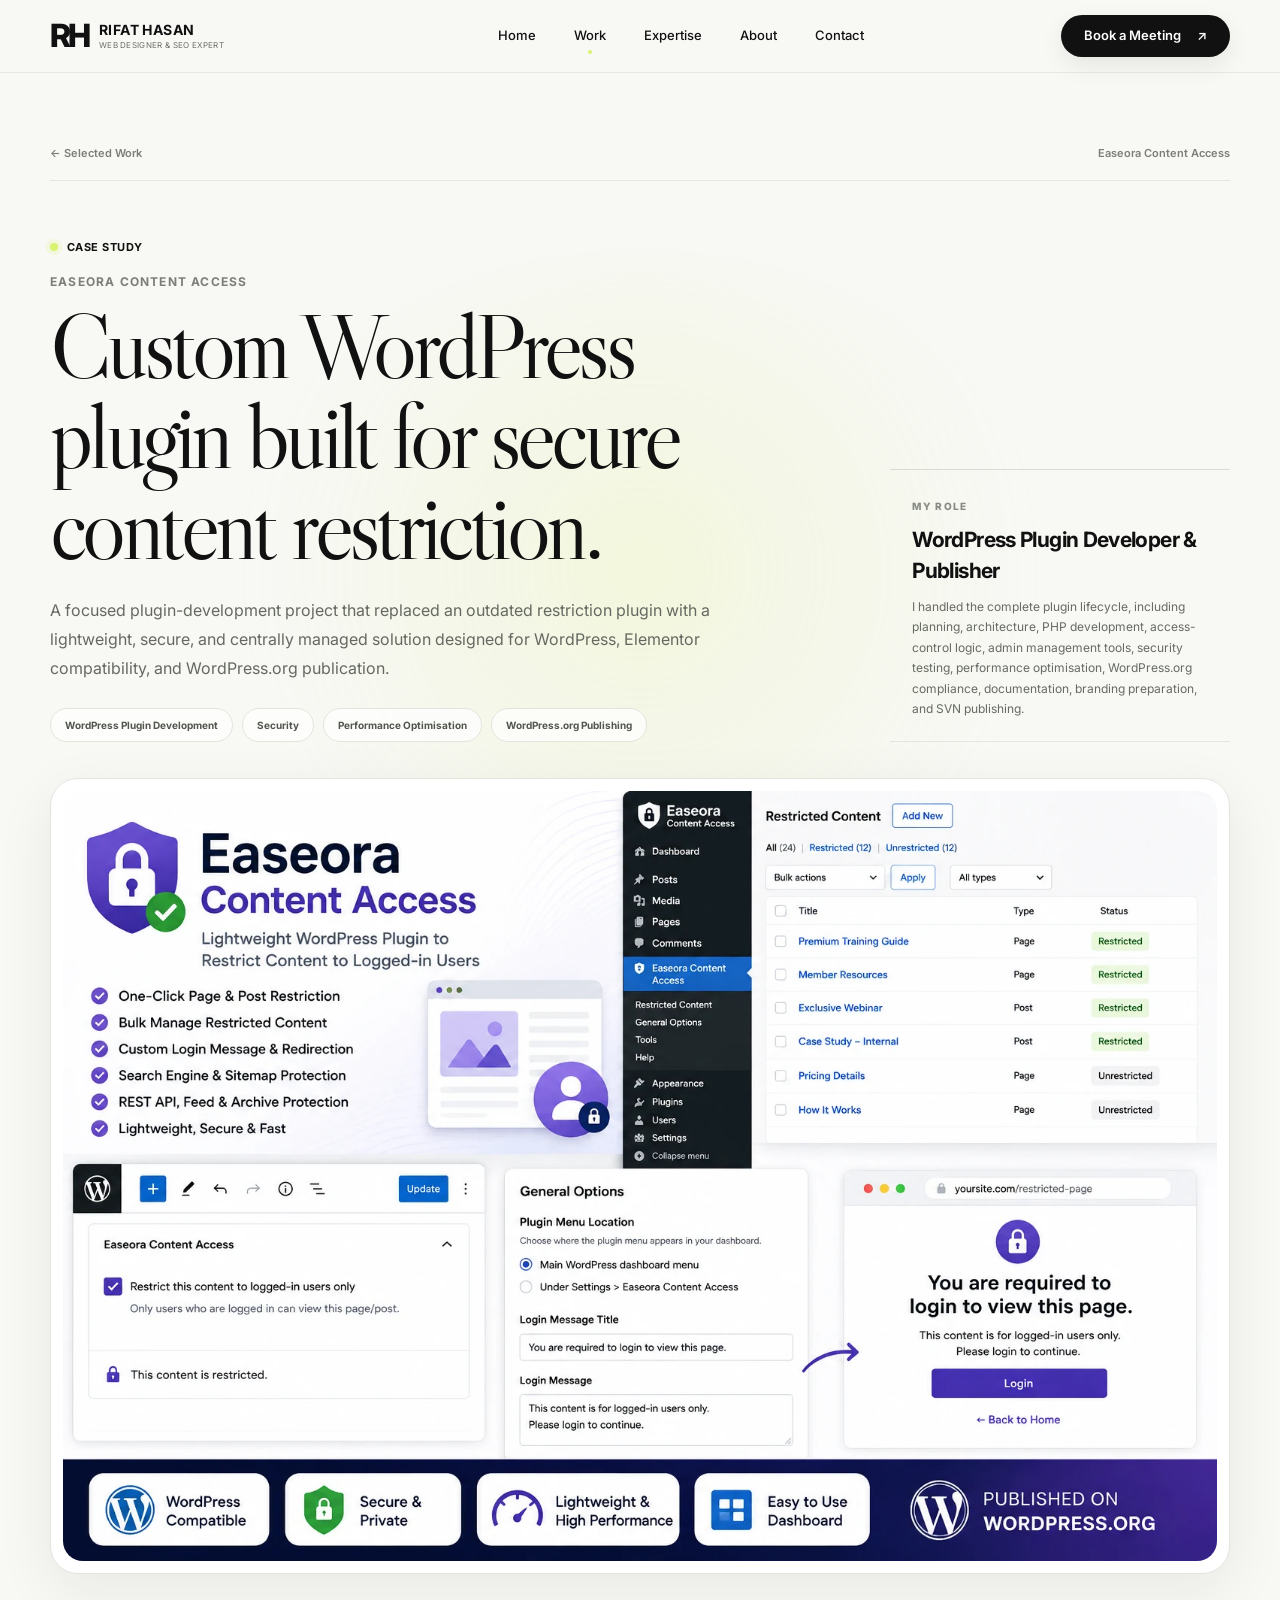
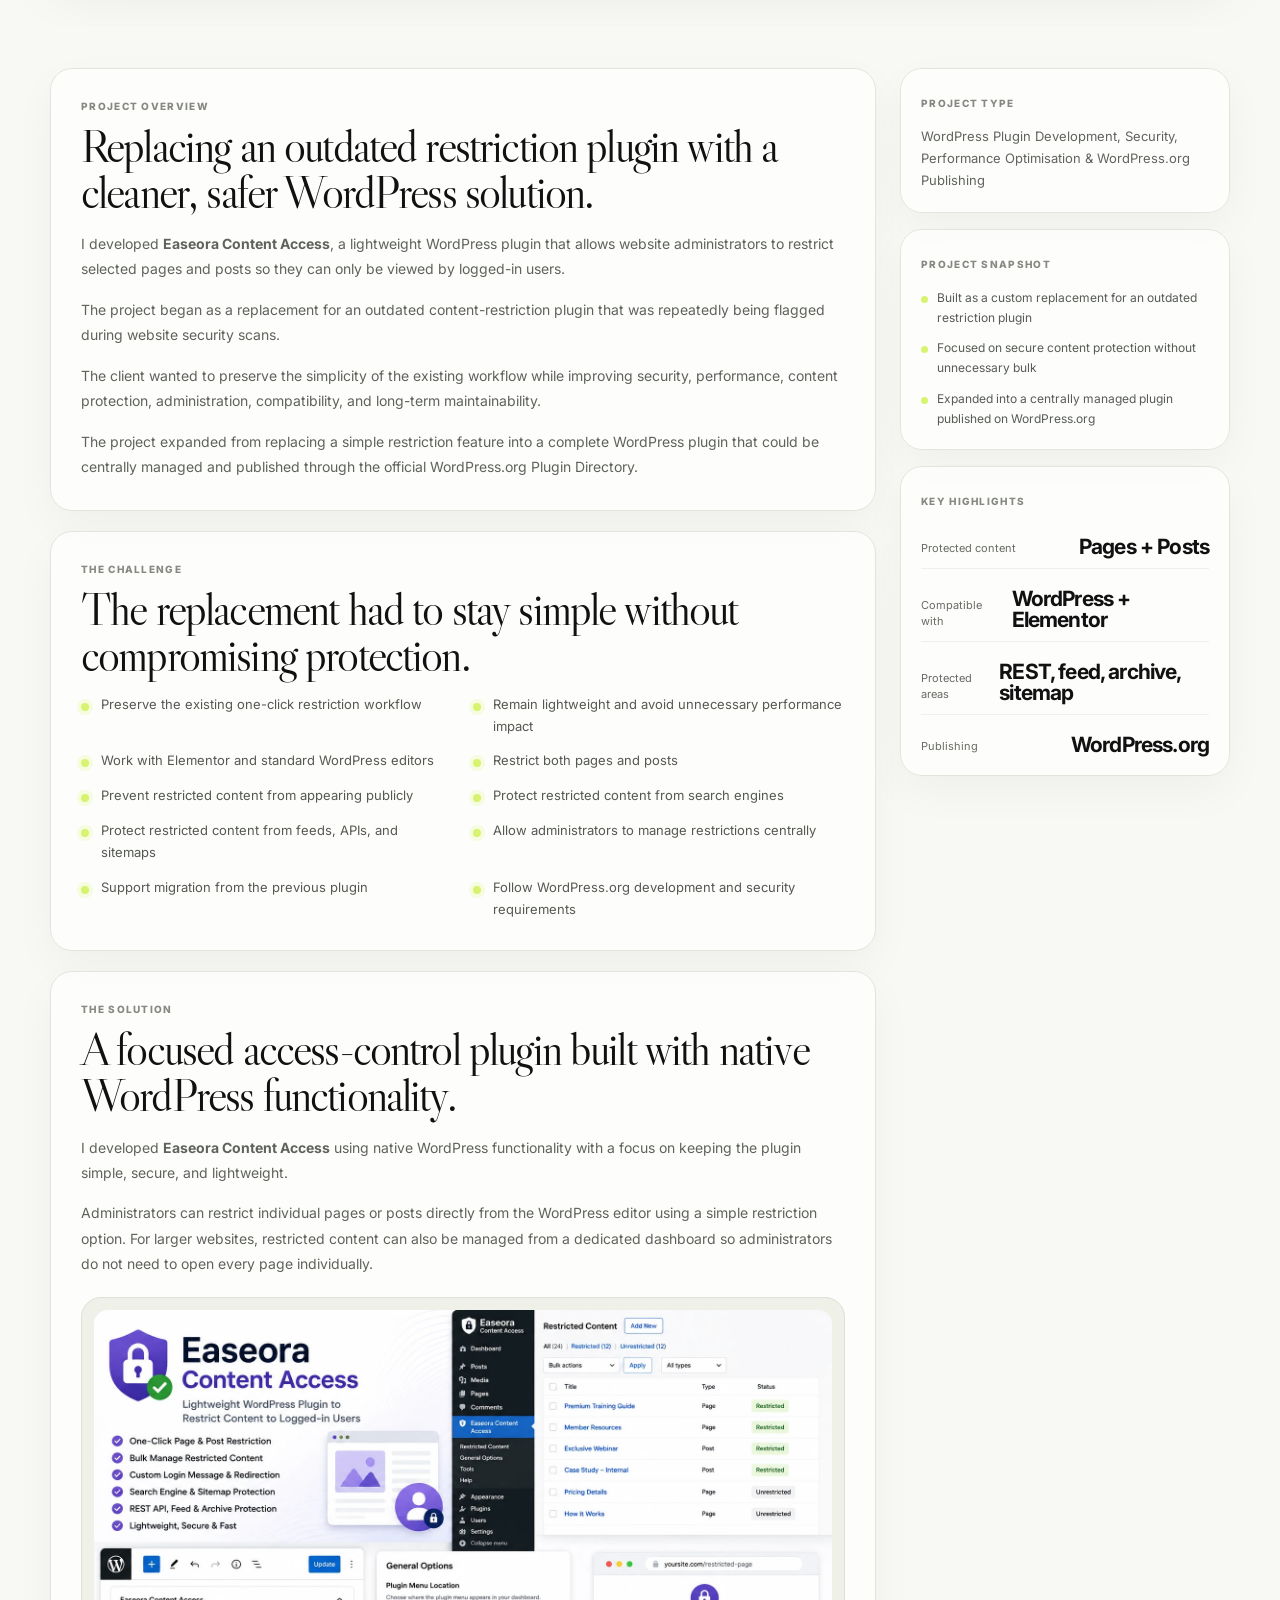
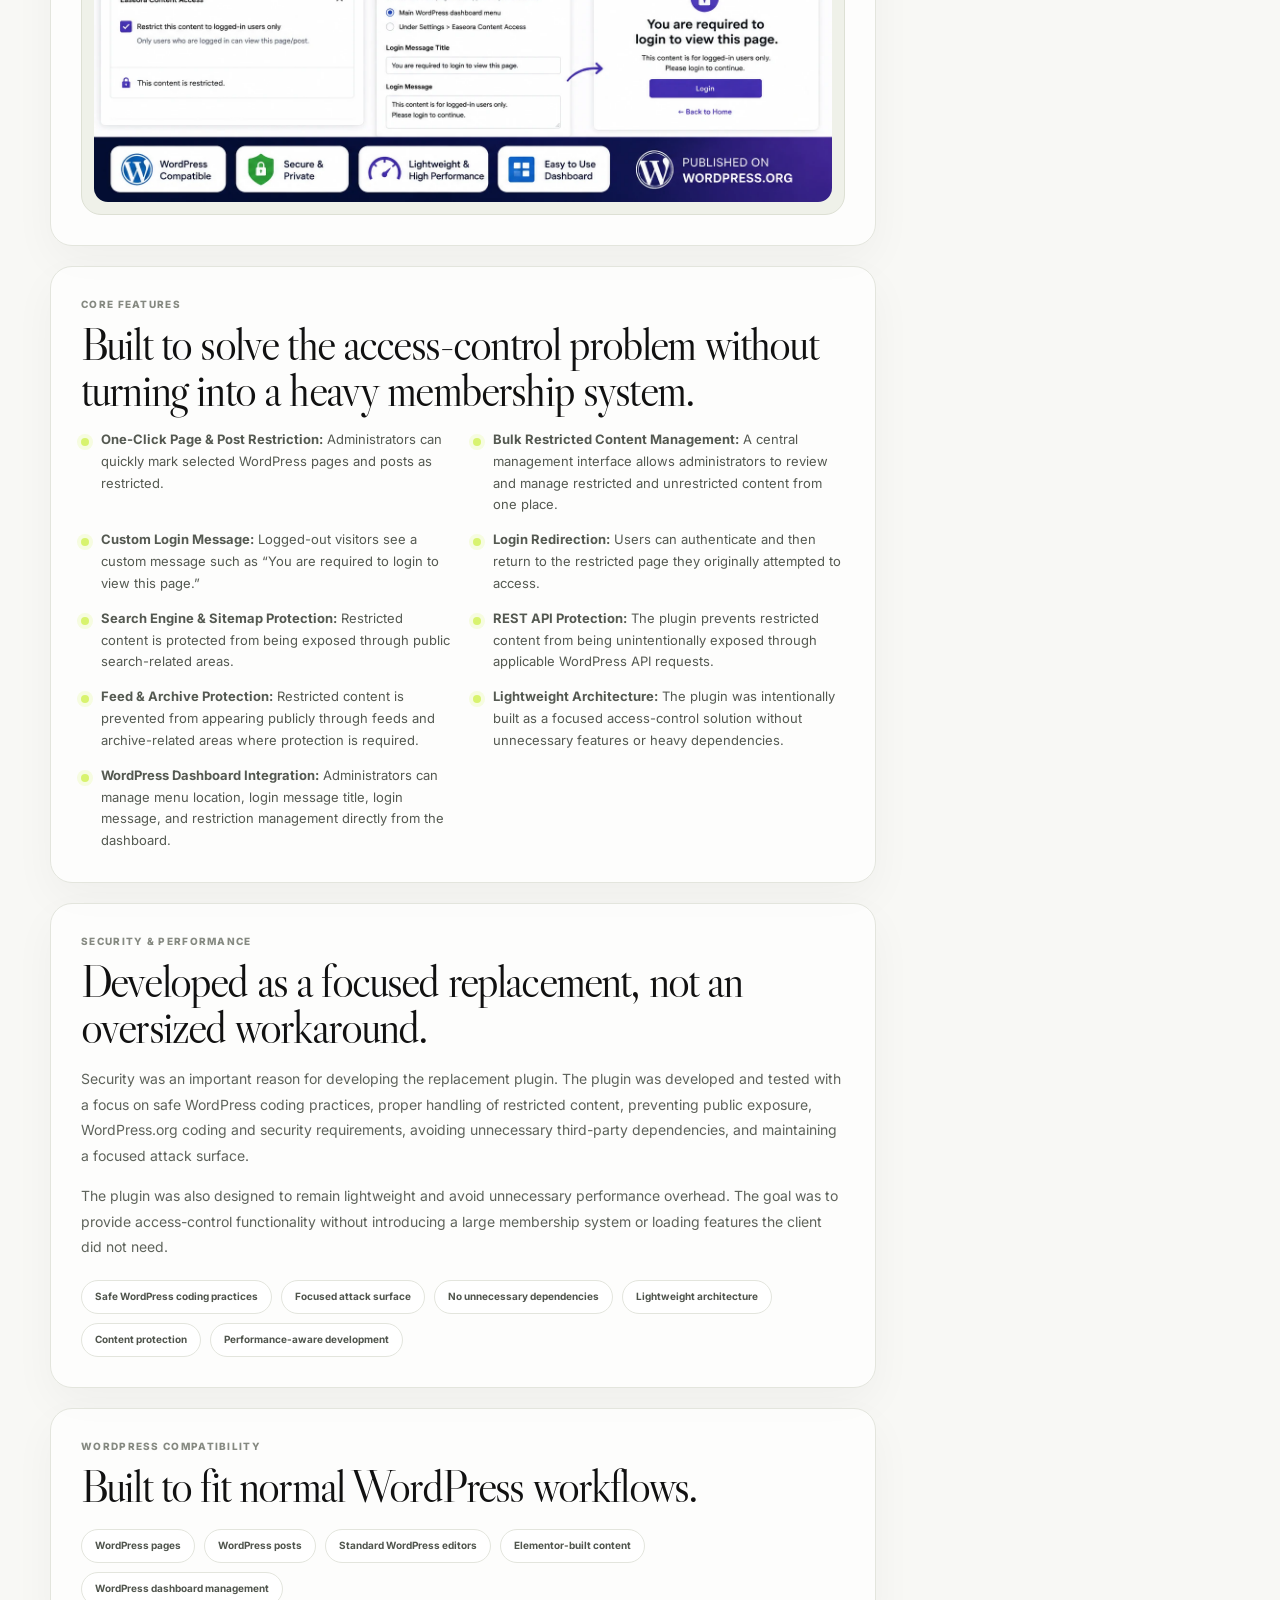
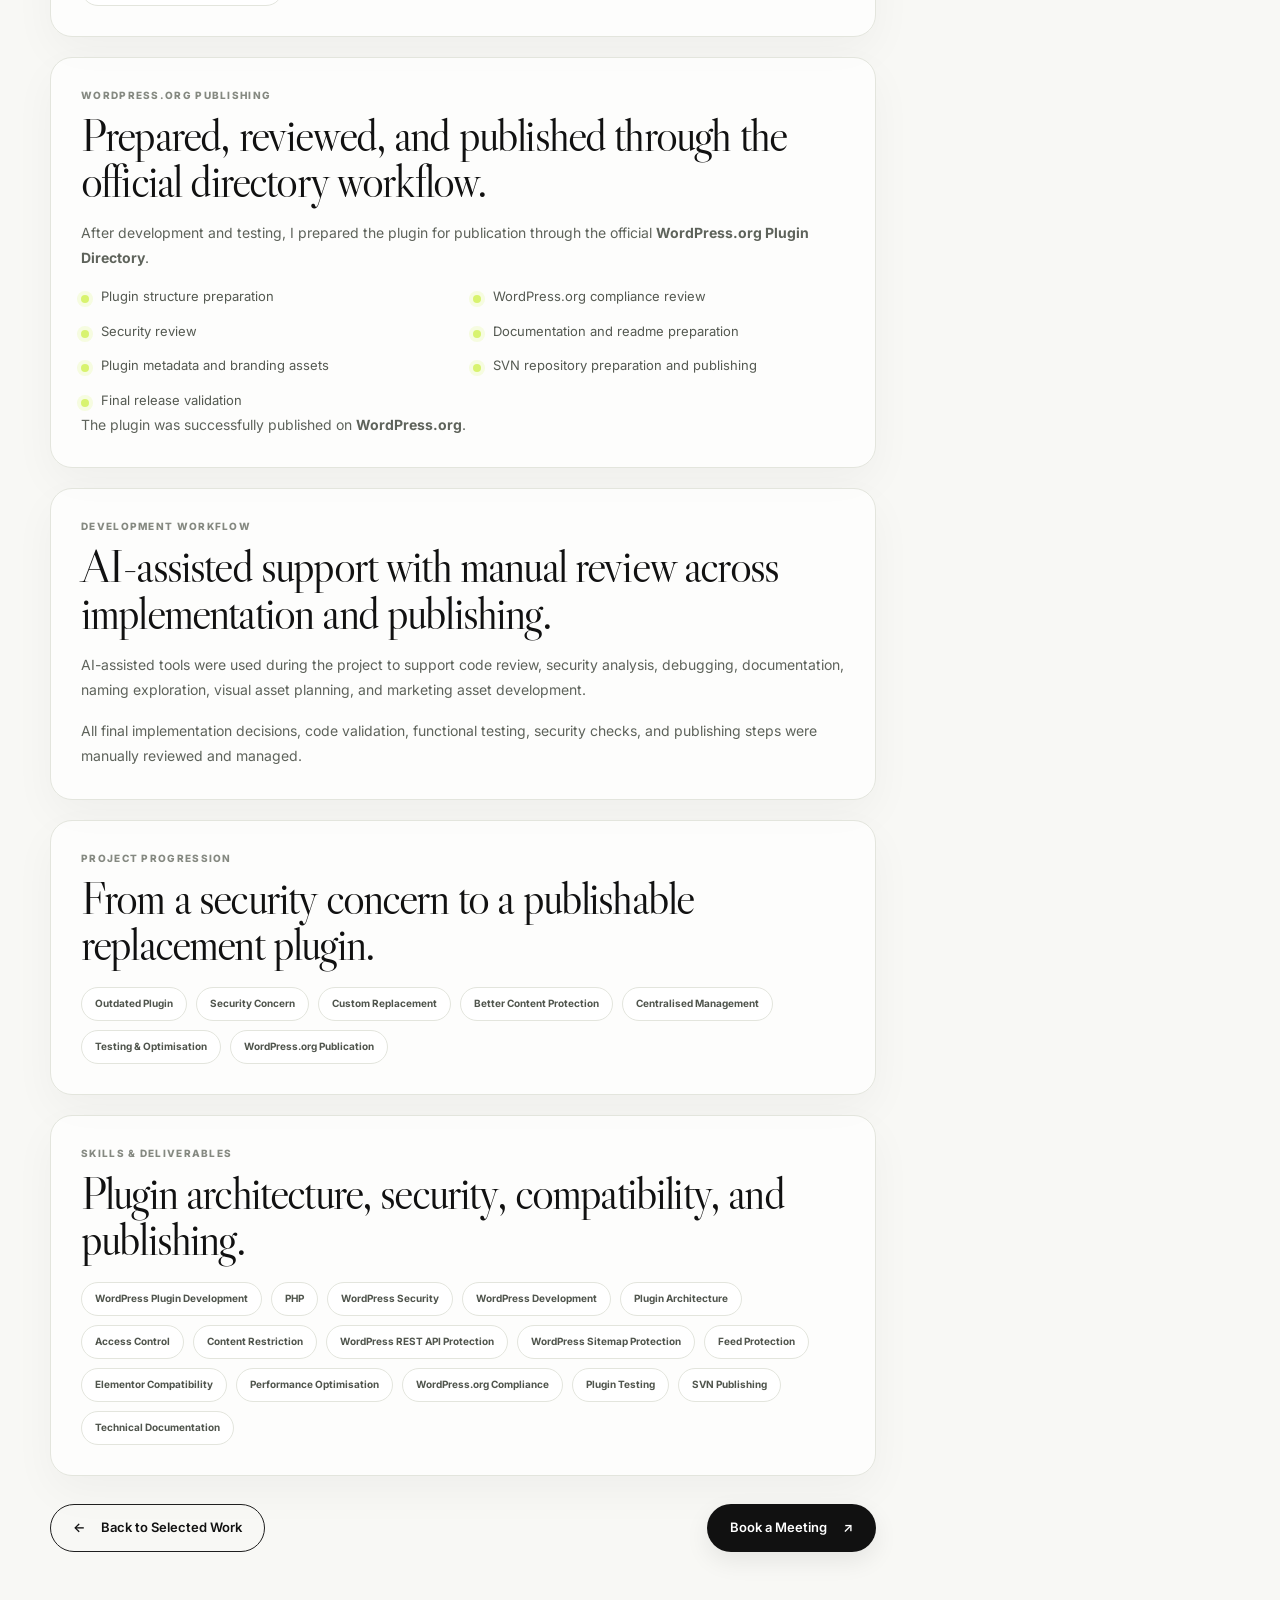
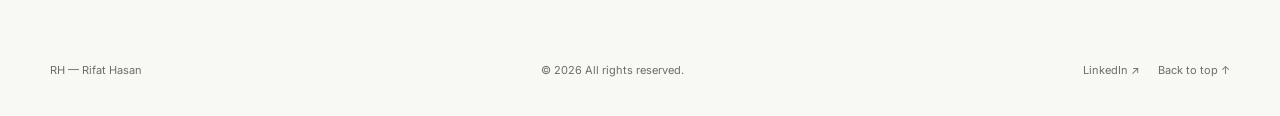
<file: easeora-content-access-case-study.html>
<!doctype html>
<html lang="en">
<head>
  <meta charset="utf-8" />
  <meta name="viewport" content="width=device-width, initial-scale=1" />
  <meta name="description" content="Easeora Content Access case study by Rifat Hasan — a custom WordPress plugin built for secure content restriction, lightweight performance, and WordPress.org publishing." />
  <title>Easeora Content Access Case Study — Rifat Hasan</title>
  <link rel="preconnect" href="https://fonts.googleapis.com">
  <link rel="preconnect" href="https://fonts.gstatic.com" crossorigin>
  <link href="https://fonts.googleapis.com/css2?family=Inter:wght@400;500;600;700;800&family=Libre+Caslon+Display&display=swap" rel="stylesheet">
  <link rel="stylesheet" href="style.css" />
</head>
<body class="case-page">
  <header class="site-header" id="top">
    <div class="container header-inner">
      <a class="brand" href="index.html" aria-label="Rifat Hasan home">
        <span class="brand-mark">RH</span>
        <span class="brand-copy"><strong>RIFAT HASAN</strong><small>WEB DESIGNER &amp; SEO EXPERT</small></span>
      </a>
      <nav class="desktop-nav" aria-label="Primary navigation">
        <a href="index.html">Home</a>
        <a class="active" href="index.html#work">Work</a>
        <a href="index.html#expertise">Expertise</a>
        <a href="index.html#about">About</a>
        <a href="index.html#contact">Contact</a>
      </nav>
      <a class="btn btn-dark header-cta" href="https://calendly.com/md-rifat-hasanbd/30min" target="_blank" rel="noopener noreferrer">Book a Meeting <span>↗</span></a>
      <button class="menu-toggle" aria-label="Open navigation" aria-expanded="false"><span></span><span></span></button>
    </div>
    <div class="mobile-menu" hidden>
      <a href="index.html">Home</a><a href="index.html#work">Work</a><a href="index.html#expertise">Expertise</a><a href="index.html#about">About</a><a href="index.html#contact">Contact</a>
    </div>
  </header>

  <main>
    <section class="case-hero section-pad">
      <div class="case-hero-glow" aria-hidden="true"></div>
      <div class="container">
        <div class="case-breadcrumb reveal"><a href="index.html#work">← Selected Work</a><span>Easeora Content Access</span></div>
        <div class="case-hero-grid">
          <div class="case-hero-copy reveal">
            <div class="section-kicker"><span class="status-dot"></span>CASE STUDY</div>
            <p class="case-study-project">Easeora Content Access</p>
            <h1>Custom WordPress plugin built for secure content restriction.</h1>
            <p class="case-hero-intro">A focused plugin-development project that replaced an outdated restriction plugin with a lightweight, secure, and centrally managed solution designed for WordPress, Elementor compatibility, and WordPress.org publication.</p>
            <div class="case-hero-tags" aria-label="Project type and focus">
              <span>WordPress Plugin Development</span>
              <span>Security</span>
              <span>Performance Optimisation</span>
              <span>WordPress.org Publishing</span>
            </div>
          </div>
          <div class="case-hero-role reveal delay-1">
            <small>MY ROLE</small>
            <strong>WordPress Plugin Developer &amp; Publisher</strong>
            <p>I handled the complete plugin lifecycle, including planning, architecture, PHP development, access-control logic, admin management tools, security testing, performance optimisation, WordPress.org compliance, documentation, branding preparation, and SVN publishing.</p>
          </div>
        </div>
        <div class="case-hero-media reveal delay-2">
          <img src="assets/easeora-content-access-showcase.webp" alt="Easeora Content Access plugin showcase showing the restriction dashboard, general options, editor checkbox, and protected-page login message">
        </div>
      </div>
    </section>

    <section class="case-content section-pad-sm">
      <div class="container case-study-layout">
        <div class="case-main">
          <article class="case-panel reveal">
            <div class="case-section-head">
              <small>PROJECT OVERVIEW</small>
              <h2>Replacing an outdated restriction plugin with a cleaner, safer WordPress solution.</h2>
            </div>
            <p>I developed <strong>Easeora Content Access</strong>, a lightweight WordPress plugin that allows website administrators to restrict selected pages and posts so they can only be viewed by logged-in users.</p>
            <p>The project began as a replacement for an outdated content-restriction plugin that was repeatedly being flagged during website security scans.</p>
            <p>The client wanted to preserve the simplicity of the existing workflow while improving security, performance, content protection, administration, compatibility, and long-term maintainability.</p>
            <p>The project expanded from replacing a simple restriction feature into a complete WordPress plugin that could be centrally managed and published through the official WordPress.org Plugin Directory.</p>
          </article>

          <article class="case-panel reveal delay-1">
            <div class="case-section-head">
              <small>THE CHALLENGE</small>
              <h2>The replacement had to stay simple without compromising protection.</h2>
            </div>
            <ul class="case-list">
              <li>Preserve the existing one-click restriction workflow</li>
              <li>Remain lightweight and avoid unnecessary performance impact</li>
              <li>Work with Elementor and standard WordPress editors</li>
              <li>Restrict both pages and posts</li>
              <li>Prevent restricted content from appearing publicly</li>
              <li>Protect restricted content from search engines</li>
              <li>Protect restricted content from feeds, APIs, and sitemaps</li>
              <li>Allow administrators to manage restrictions centrally</li>
              <li>Support migration from the previous plugin</li>
              <li>Follow WordPress.org development and security requirements</li>
            </ul>
          </article>

          <article class="case-panel reveal">
            <div class="case-section-head">
              <small>THE SOLUTION</small>
              <h2>A focused access-control plugin built with native WordPress functionality.</h2>
            </div>
            <p>I developed <strong>Easeora Content Access</strong> using native WordPress functionality with a focus on keeping the plugin simple, secure, and lightweight.</p>
            <p>Administrators can restrict individual pages or posts directly from the WordPress editor using a simple restriction option. For larger websites, restricted content can also be managed from a dedicated dashboard so administrators do not need to open every page individually.</p>
            <div class="case-media-frame">
              <img src="assets/easeora-content-access-showcase.webp" alt="Easeora Content Access showcase illustrating one-click restriction, general options, central restricted-content management, and the logged-out user screen">
            </div>
          </article>

          <article class="case-panel reveal delay-1">
            <div class="case-section-head">
              <small>CORE FEATURES</small>
              <h2>Built to solve the access-control problem without turning into a heavy membership system.</h2>
            </div>
            <ul class="case-list">
              <li><strong>One-Click Page &amp; Post Restriction:</strong> Administrators can quickly mark selected WordPress pages and posts as restricted.</li>
              <li><strong>Bulk Restricted Content Management:</strong> A central management interface allows administrators to review and manage restricted and unrestricted content from one place.</li>
              <li><strong>Custom Login Message:</strong> Logged-out visitors see a custom message such as “You are required to login to view this page.”</li>
              <li><strong>Login Redirection:</strong> Users can authenticate and then return to the restricted page they originally attempted to access.</li>
              <li><strong>Search Engine &amp; Sitemap Protection:</strong> Restricted content is protected from being exposed through public search-related areas.</li>
              <li><strong>REST API Protection:</strong> The plugin prevents restricted content from being unintentionally exposed through applicable WordPress API requests.</li>
              <li><strong>Feed &amp; Archive Protection:</strong> Restricted content is prevented from appearing publicly through feeds and archive-related areas where protection is required.</li>
              <li><strong>Lightweight Architecture:</strong> The plugin was intentionally built as a focused access-control solution without unnecessary features or heavy dependencies.</li>
              <li><strong>WordPress Dashboard Integration:</strong> Administrators can manage menu location, login message title, login message, and restriction management directly from the dashboard.</li>
            </ul>
          </article>

          <article class="case-panel reveal">
            <div class="case-section-head">
              <small>SECURITY &amp; PERFORMANCE</small>
              <h2>Developed as a focused replacement, not an oversized workaround.</h2>
            </div>
            <p>Security was an important reason for developing the replacement plugin. The plugin was developed and tested with a focus on safe WordPress coding practices, proper handling of restricted content, preventing public exposure, WordPress.org coding and security requirements, avoiding unnecessary third-party dependencies, and maintaining a focused attack surface.</p>
            <p>The plugin was also designed to remain lightweight and avoid unnecessary performance overhead. The goal was to provide access-control functionality without introducing a large membership system or loading features the client did not need.</p>
            <div class="case-chip-row" aria-label="Security and performance focus">
              <span>Safe WordPress coding practices</span>
              <span>Focused attack surface</span>
              <span>No unnecessary dependencies</span>
              <span>Lightweight architecture</span>
              <span>Content protection</span>
              <span>Performance-aware development</span>
            </div>
          </article>

          <article class="case-panel reveal delay-1">
            <div class="case-section-head">
              <small>WORDPRESS COMPATIBILITY</small>
              <h2>Built to fit normal WordPress workflows.</h2>
            </div>
            <div class="case-chip-row" aria-label="WordPress compatibility items">
              <span>WordPress pages</span>
              <span>WordPress posts</span>
              <span>Standard WordPress editors</span>
              <span>Elementor-built content</span>
              <span>WordPress dashboard management</span>
            </div>
          </article>

          <article class="case-panel reveal">
            <div class="case-section-head">
              <small>WORDPRESS.ORG PUBLISHING</small>
              <h2>Prepared, reviewed, and published through the official directory workflow.</h2>
            </div>
            <p>After development and testing, I prepared the plugin for publication through the official <strong>WordPress.org Plugin Directory</strong>.</p>
            <ul class="case-list">
              <li>Plugin structure preparation</li>
              <li>WordPress.org compliance review</li>
              <li>Security review</li>
              <li>Documentation and readme preparation</li>
              <li>Plugin metadata and branding assets</li>
              <li>SVN repository preparation and publishing</li>
              <li>Final release validation</li>
            </ul>
            <p>The plugin was successfully published on <strong>WordPress.org</strong>.</p>
          </article>

          <article class="case-panel reveal delay-1">
            <div class="case-section-head">
              <small>DEVELOPMENT WORKFLOW</small>
              <h2>AI-assisted support with manual review across implementation and publishing.</h2>
            </div>
            <p>AI-assisted tools were used during the project to support code review, security analysis, debugging, documentation, naming exploration, visual asset planning, and marketing asset development.</p>
            <p>All final implementation decisions, code validation, functional testing, security checks, and publishing steps were manually reviewed and managed.</p>
          </article>

          <article class="case-panel reveal">
            <div class="case-section-head">
              <small>PROJECT PROGRESSION</small>
              <h2>From a security concern to a publishable replacement plugin.</h2>
            </div>
            <div class="case-chip-row" aria-label="Case study progression">
              <span>Outdated Plugin</span>
              <span>Security Concern</span>
              <span>Custom Replacement</span>
              <span>Better Content Protection</span>
              <span>Centralised Management</span>
              <span>Testing &amp; Optimisation</span>
              <span>WordPress.org Publication</span>
            </div>
          </article>

          <article class="case-panel reveal delay-1">
            <div class="case-section-head">
              <small>SKILLS &amp; DELIVERABLES</small>
              <h2>Plugin architecture, security, compatibility, and publishing.</h2>
            </div>
            <div class="case-chip-row" aria-label="Skills and deliverables">
              <span>WordPress Plugin Development</span>
              <span>PHP</span>
              <span>WordPress Security</span>
              <span>WordPress Development</span>
              <span>Plugin Architecture</span>
              <span>Access Control</span>
              <span>Content Restriction</span>
              <span>WordPress REST API Protection</span>
              <span>WordPress Sitemap Protection</span>
              <span>Feed Protection</span>
              <span>Elementor Compatibility</span>
              <span>Performance Optimisation</span>
              <span>WordPress.org Compliance</span>
              <span>Plugin Testing</span>
              <span>SVN Publishing</span>
              <span>Technical Documentation</span>
            </div>
          </article>

          <div class="case-end-nav reveal">
            <a class="btn btn-light" href="index.html#work"><span>←</span> Back to Selected Work</a>
            <a class="btn btn-dark" href="https://calendly.com/md-rifat-hasanbd/30min" target="_blank" rel="noopener noreferrer">Book a Meeting <span>↗</span></a>
          </div>
        </div>

        <aside class="case-sidebar reveal delay-2">
          <article class="case-side-card">
            <small>PROJECT TYPE</small>
            <p>WordPress Plugin Development, Security, Performance Optimisation &amp; WordPress.org Publishing</p>
          </article>
          <article class="case-side-card">
            <small>PROJECT SNAPSHOT</small>
            <ul class="case-side-list">
              <li>Built as a custom replacement for an outdated restriction plugin</li>
              <li>Focused on secure content protection without unnecessary bulk</li>
              <li>Expanded into a centrally managed plugin published on WordPress.org</li>
            </ul>
          </article>
          <article class="case-side-card">
            <small>KEY HIGHLIGHTS</small>
            <div class="case-side-stats">
              <div><span>Protected content</span><strong>Pages + Posts</strong></div>
              <div><span>Compatible with</span><strong>WordPress + Elementor</strong></div>
              <div><span>Protected areas</span><strong>REST, feed, archive, sitemap</strong></div>
              <div><span>Publishing</span><strong>WordPress.org</strong></div>
            </div>
          </article>
        </aside>
      </div>
    </section>
  </main>

  <footer class="site-footer">
    <div class="container footer-inner"><span>RH — Rifat Hasan</span><span>© <span id="year"></span> All rights reserved.</span><div class="footer-links"><a href="https://www.linkedin.com/in/md-rifat-hasan-wp/" target="_blank" rel="noopener noreferrer" aria-label="Rifat Hasan on LinkedIn">LinkedIn ↗</a><a href="#top" class="back-to-top" onclick="window.scrollTo({top:0,left:0,behavior:'smooth'}); return false;">Back to top ↑</a></div></div>
  </footer>
  <script src="script.js"></script>
</body>
</html>
</file>
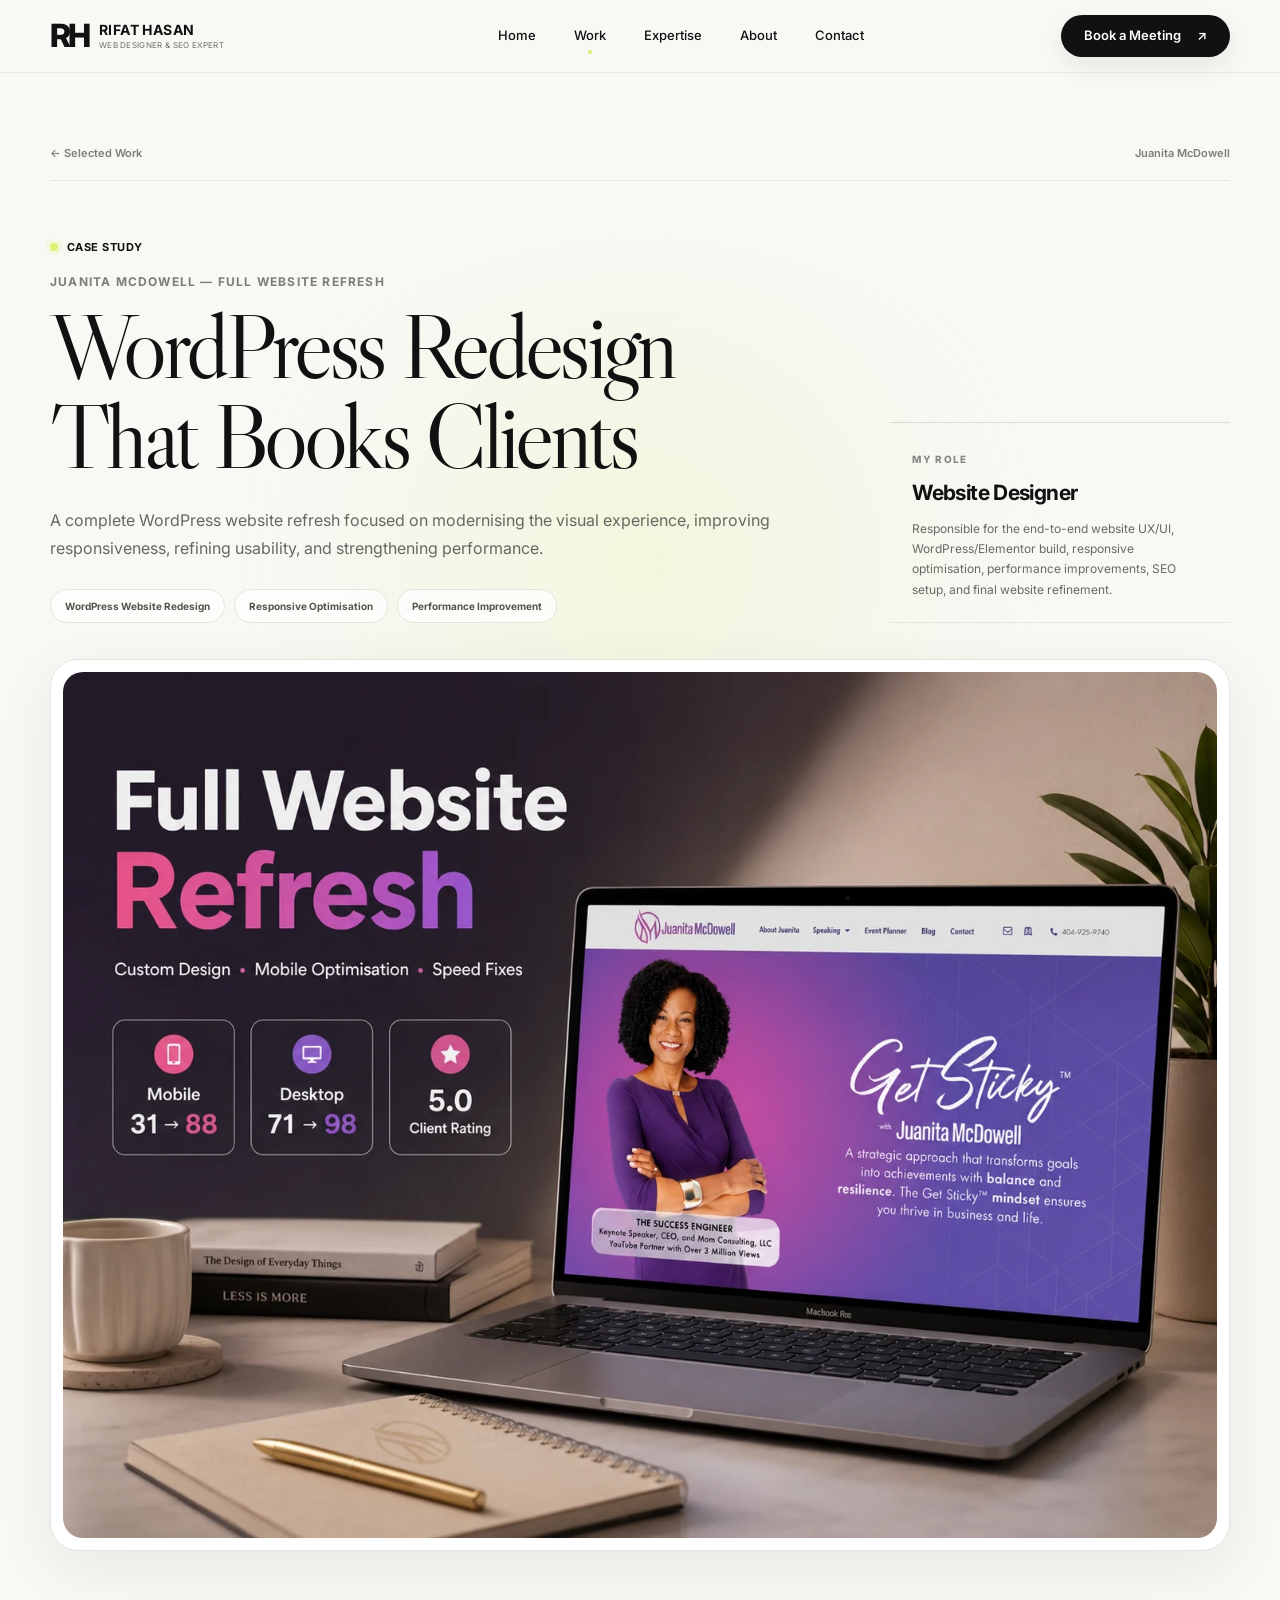
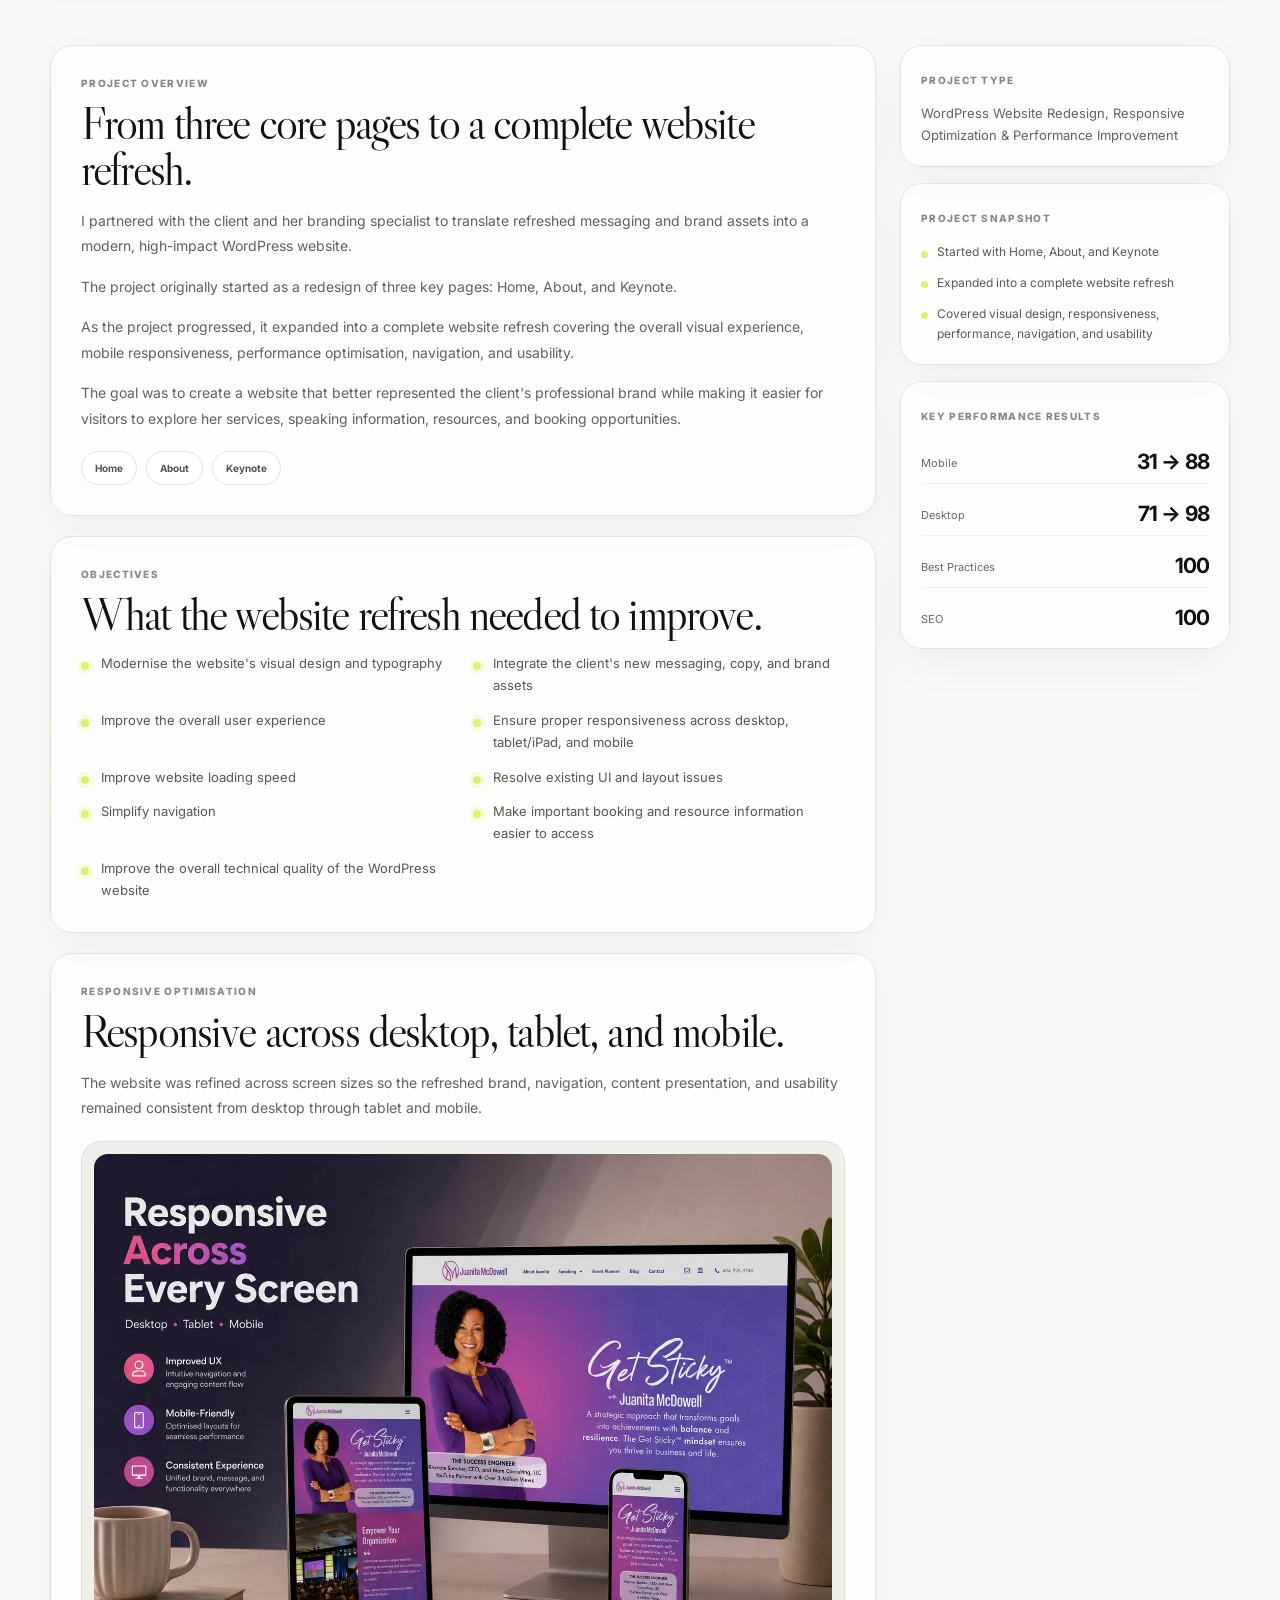
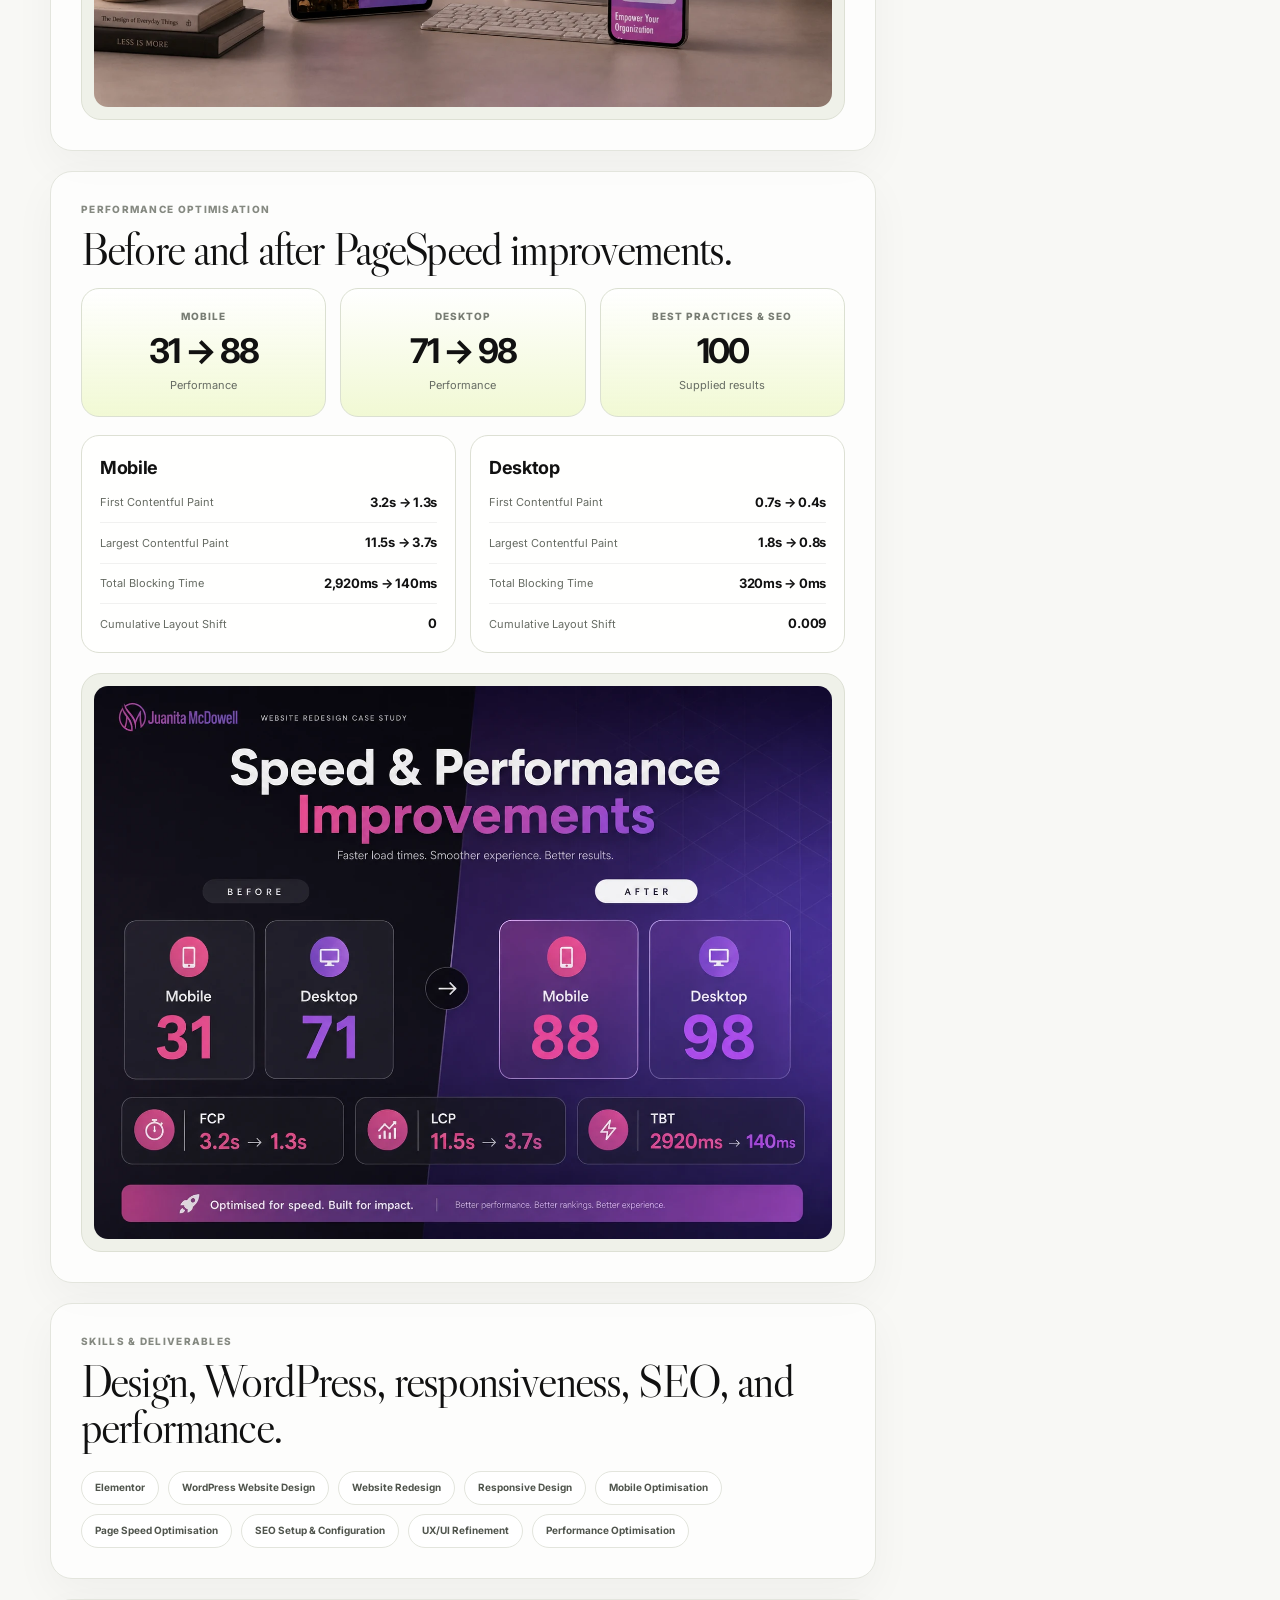
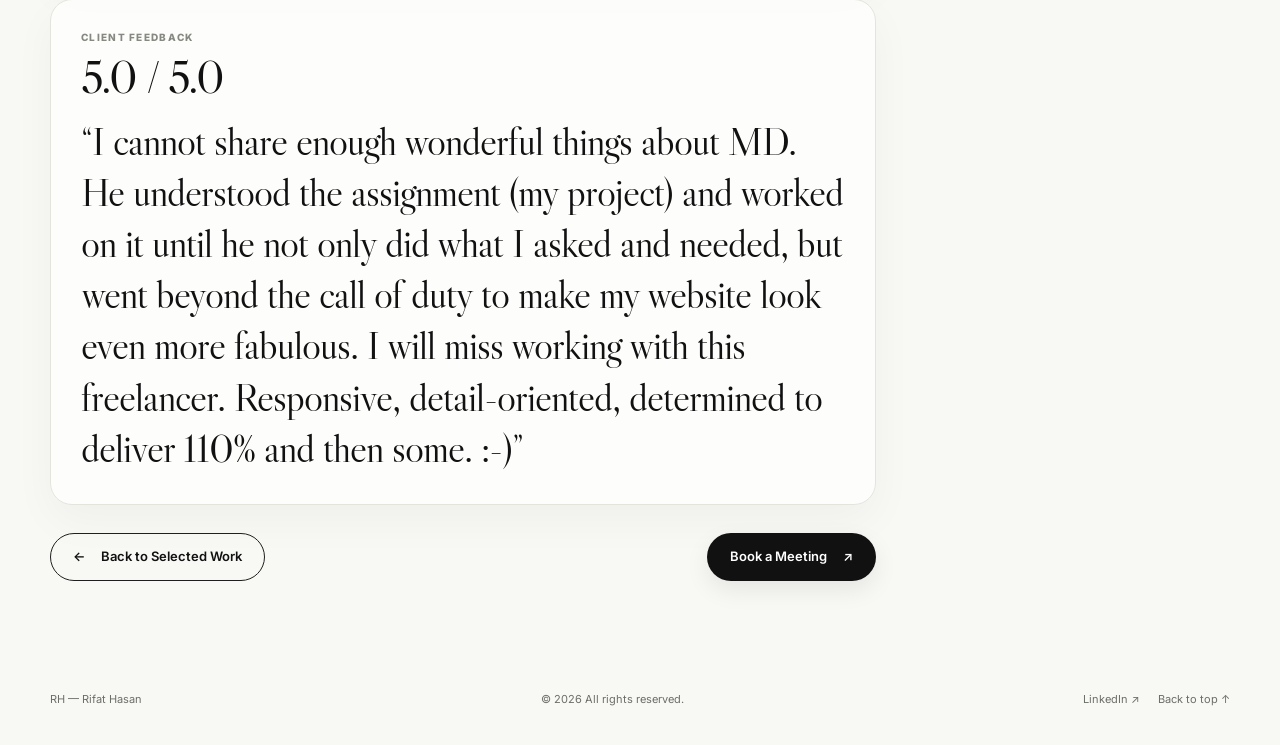
<file: juanita-mcdowell-case-study.html>
<!doctype html>
<html lang="en">
<head>
  <meta charset="utf-8" />
  <meta name="viewport" content="width=device-width, initial-scale=1" />
  <meta name="description" content="Juanita McDowell full website refresh case study by Rifat Hasan — WordPress redesign, responsive optimisation and performance improvements." />
  <title>Juanita McDowell Case Study — Rifat Hasan</title>
  <link rel="preconnect" href="https://fonts.googleapis.com">
  <link rel="preconnect" href="https://fonts.gstatic.com" crossorigin>
  <link href="https://fonts.googleapis.com/css2?family=Inter:wght@400;500;600;700;800&family=Libre+Caslon+Display&display=swap" rel="stylesheet">
  <link rel="stylesheet" href="style.css" />
</head>
<body class="case-page">
  <header class="site-header" id="top">
    <div class="container header-inner">
      <a class="brand" href="index.html" aria-label="Rifat Hasan home">
        <span class="brand-mark">RH</span>
        <span class="brand-copy"><strong>RIFAT HASAN</strong><small>WEB DESIGNER & SEO EXPERT</small></span>
      </a>
      <nav class="desktop-nav" aria-label="Primary navigation">
        <a href="index.html">Home</a>
        <a class="active" href="index.html#work">Work</a>
        <a href="index.html#expertise">Expertise</a>
        <a href="index.html#about">About</a>
        <a href="index.html#contact">Contact</a>
      </nav>
      <a class="btn btn-dark header-cta" href="https://calendly.com/md-rifat-hasanbd/30min" target="_blank" rel="noopener noreferrer">Book a Meeting <span>↗</span></a>
      <button class="menu-toggle" aria-label="Open navigation" aria-expanded="false"><span></span><span></span></button>
    </div>
    <div class="mobile-menu" hidden>
      <a href="index.html">Home</a><a href="index.html#work">Work</a><a href="index.html#expertise">Expertise</a><a href="index.html#about">About</a><a href="index.html#contact">Contact</a>
    </div>
  </header>

  <main>
    <section class="case-hero section-pad">
      <div class="case-hero-glow" aria-hidden="true"></div>
      <div class="container">
        <div class="case-breadcrumb reveal"><a href="index.html#work">← Selected Work</a><span>Juanita McDowell</span></div>
        <div class="case-hero-grid">
          <div class="case-hero-copy reveal">
            <div class="section-kicker"><span class="status-dot"></span>CASE STUDY</div>
            <p class="case-study-project">Juanita McDowell — Full Website Refresh</p>
            <h1>WordPress Redesign That Books Clients</h1>
            <p class="case-hero-intro">A complete WordPress website refresh focused on modernising the visual experience, improving responsiveness, refining usability, and strengthening performance.</p>
            <div class="case-hero-tags" aria-label="Project type and role">
              <span>WordPress Website Redesign</span>
              <span>Responsive Optimisation</span>
              <span>Performance Improvement</span>
            </div>
          </div>
          <div class="case-hero-role reveal delay-1">
            <small>MY ROLE</small>
            <strong>Website Designer</strong>
            <p>Responsible for the end-to-end website UX/UI, WordPress/Elementor build, responsive optimisation, performance improvements, SEO setup, and final website refinement.</p>
          </div>
        </div>
        <div class="case-hero-media reveal delay-2">
          <img src="assets/juanita-cover.webp" alt="Juanita McDowell full website refresh project cover">
        </div>
      </div>
    </section>

    <section class="case-content section-pad-sm">
      <div class="container case-study-layout">
        <div class="case-main">
          <article class="case-panel reveal">
            <div class="case-section-head">
              <small>PROJECT OVERVIEW</small>
              <h2>From three core pages to a complete website refresh.</h2>
            </div>
            <p>I partnered with the client and her branding specialist to translate refreshed messaging and brand assets into a modern, high-impact WordPress website.</p>
            <p>The project originally started as a redesign of three key pages: Home, About, and Keynote.</p>
            <p>As the project progressed, it expanded into a complete website refresh covering the overall visual experience, mobile responsiveness, performance optimisation, navigation, and usability.</p>
            <p>The goal was to create a website that better represented the client's professional brand while making it easier for visitors to explore her services, speaking information, resources, and booking opportunities.</p>
            <div class="case-chip-row" aria-label="Initial pages">
              <span>Home</span><span>About</span><span>Keynote</span>
            </div>
          </article>

          <article class="case-panel reveal delay-1">
            <div class="case-section-head">
              <small>OBJECTIVES</small>
              <h2>What the website refresh needed to improve.</h2>
            </div>
            <ul class="case-list">
              <li>Modernise the website's visual design and typography</li>
              <li>Integrate the client's new messaging, copy, and brand assets</li>
              <li>Improve the overall user experience</li>
              <li>Ensure proper responsiveness across desktop, tablet/iPad, and mobile</li>
              <li>Improve website loading speed</li>
              <li>Resolve existing UI and layout issues</li>
              <li>Simplify navigation</li>
              <li>Make important booking and resource information easier to access</li>
              <li>Improve the overall technical quality of the WordPress website</li>
            </ul>
          </article>

          <article class="case-panel case-showcase reveal">
            <div class="case-section-head">
              <small>RESPONSIVE OPTIMISATION</small>
              <h2>Responsive across desktop, tablet, and mobile.</h2>
            </div>
            <p>The website was refined across screen sizes so the refreshed brand, navigation, content presentation, and usability remained consistent from desktop through tablet and mobile.</p>
            <div class="case-media-frame">
              <img src="assets/juanita-showcase.webp" alt="Juanita McDowell website shown across desktop, tablet and mobile">
            </div>
          </article>

          <article class="case-panel case-performance reveal delay-1">
            <div class="case-section-head">
              <small>PERFORMANCE OPTIMISATION</small>
              <h2>Before and after PageSpeed improvements.</h2>
            </div>

            <div class="case-score-grid">
              <article class="case-score-card"><span>Mobile</span><strong>31 → 88</strong><p>Performance</p></article>
              <article class="case-score-card"><span>Desktop</span><strong>71 → 98</strong><p>Performance</p></article>
              <article class="case-score-card"><span>Best Practices &amp; SEO</span><strong>100</strong><p>Supplied results</p></article>
            </div>

            <div class="case-metrics-grid">
              <article class="case-metric-box">
                <h3>Mobile</h3>
                <ul>
                  <li><span>First Contentful Paint</span><strong>3.2s → 1.3s</strong></li>
                  <li><span>Largest Contentful Paint</span><strong>11.5s → 3.7s</strong></li>
                  <li><span>Total Blocking Time</span><strong>2,920ms → 140ms</strong></li>
                  <li><span>Cumulative Layout Shift</span><strong>0</strong></li>
                </ul>
              </article>
              <article class="case-metric-box">
                <h3>Desktop</h3>
                <ul>
                  <li><span>First Contentful Paint</span><strong>0.7s → 0.4s</strong></li>
                  <li><span>Largest Contentful Paint</span><strong>1.8s → 0.8s</strong></li>
                  <li><span>Total Blocking Time</span><strong>320ms → 0ms</strong></li>
                  <li><span>Cumulative Layout Shift</span><strong>0.009</strong></li>
                </ul>
              </article>
            </div>

            <div class="case-media-frame case-media-frame--performance">
              <img src="assets/juanita-performance.webp" alt="Before and after PageSpeed performance comparison for the Juanita McDowell website">
            </div>
          </article>

          <article class="case-panel reveal">
            <div class="case-section-head">
              <small>SKILLS &amp; DELIVERABLES</small>
              <h2>Design, WordPress, responsiveness, SEO, and performance.</h2>
            </div>
            <div class="case-chip-row" aria-label="Skills and deliverables">
              <span>Elementor</span>
              <span>WordPress Website Design</span>
              <span>Website Redesign</span>
              <span>Responsive Design</span>
              <span>Mobile Optimisation</span>
              <span>Page Speed Optimisation</span>
              <span>SEO Setup &amp; Configuration</span>
              <span>UX/UI Refinement</span>
              <span>Performance Optimisation</span>
            </div>
          </article>

          <article class="case-panel case-feedback reveal delay-1">
            <div class="case-section-head">
              <small>CLIENT FEEDBACK</small>
              <h2>5.0 / 5.0</h2>
            </div>
            <blockquote>“I cannot share enough wonderful things about MD. He understood the assignment (my project) and worked on it until he not only did what I asked and needed, but went beyond the call of duty to make my website look even more fabulous. I will miss working with this freelancer. Responsive, detail-oriented, determined to deliver 110% and then some. :-)”</blockquote>
          </article>

          <div class="case-end-nav reveal">
            <a class="btn btn-light" href="index.html#work"><span>←</span> Back to Selected Work</a>
            <a class="btn btn-dark" href="https://calendly.com/md-rifat-hasanbd/30min" target="_blank" rel="noopener noreferrer">Book a Meeting <span>↗</span></a>
          </div>
        </div>

        <aside class="case-sidebar reveal delay-2">
          <article class="case-side-card">
            <small>PROJECT TYPE</small>
            <p>WordPress Website Redesign, Responsive Optimization &amp; Performance Improvement</p>
          </article>
          <article class="case-side-card">
            <small>PROJECT SNAPSHOT</small>
            <ul class="case-side-list">
              <li>Started with Home, About, and Keynote</li>
              <li>Expanded into a complete website refresh</li>
              <li>Covered visual design, responsiveness, performance, navigation, and usability</li>
            </ul>
          </article>
          <article class="case-side-card">
            <small>KEY PERFORMANCE RESULTS</small>
            <div class="case-side-stats">
              <div><span>Mobile</span><strong>31 → 88</strong></div>
              <div><span>Desktop</span><strong>71 → 98</strong></div>
              <div><span>Best Practices</span><strong>100</strong></div>
              <div><span>SEO</span><strong>100</strong></div>
            </div>
          </article>
        </aside>
      </div>
    </section>
  </main>

  <footer class="site-footer">
    <div class="container footer-inner"><span>RH — Rifat Hasan</span><span>© <span id="year"></span> All rights reserved.</span><div class="footer-links"><a href="https://www.linkedin.com/in/md-rifat-hasan-wp/" target="_blank" rel="noopener noreferrer" aria-label="Rifat Hasan on LinkedIn">LinkedIn ↗</a><a href="#top" class="back-to-top" onclick="window.scrollTo({top:0,left:0,behavior:'smooth'}); return false;">Back to top ↑</a></div></div>
  </footer>
  <script src="script.js"></script>
</body>
</html>
</file>
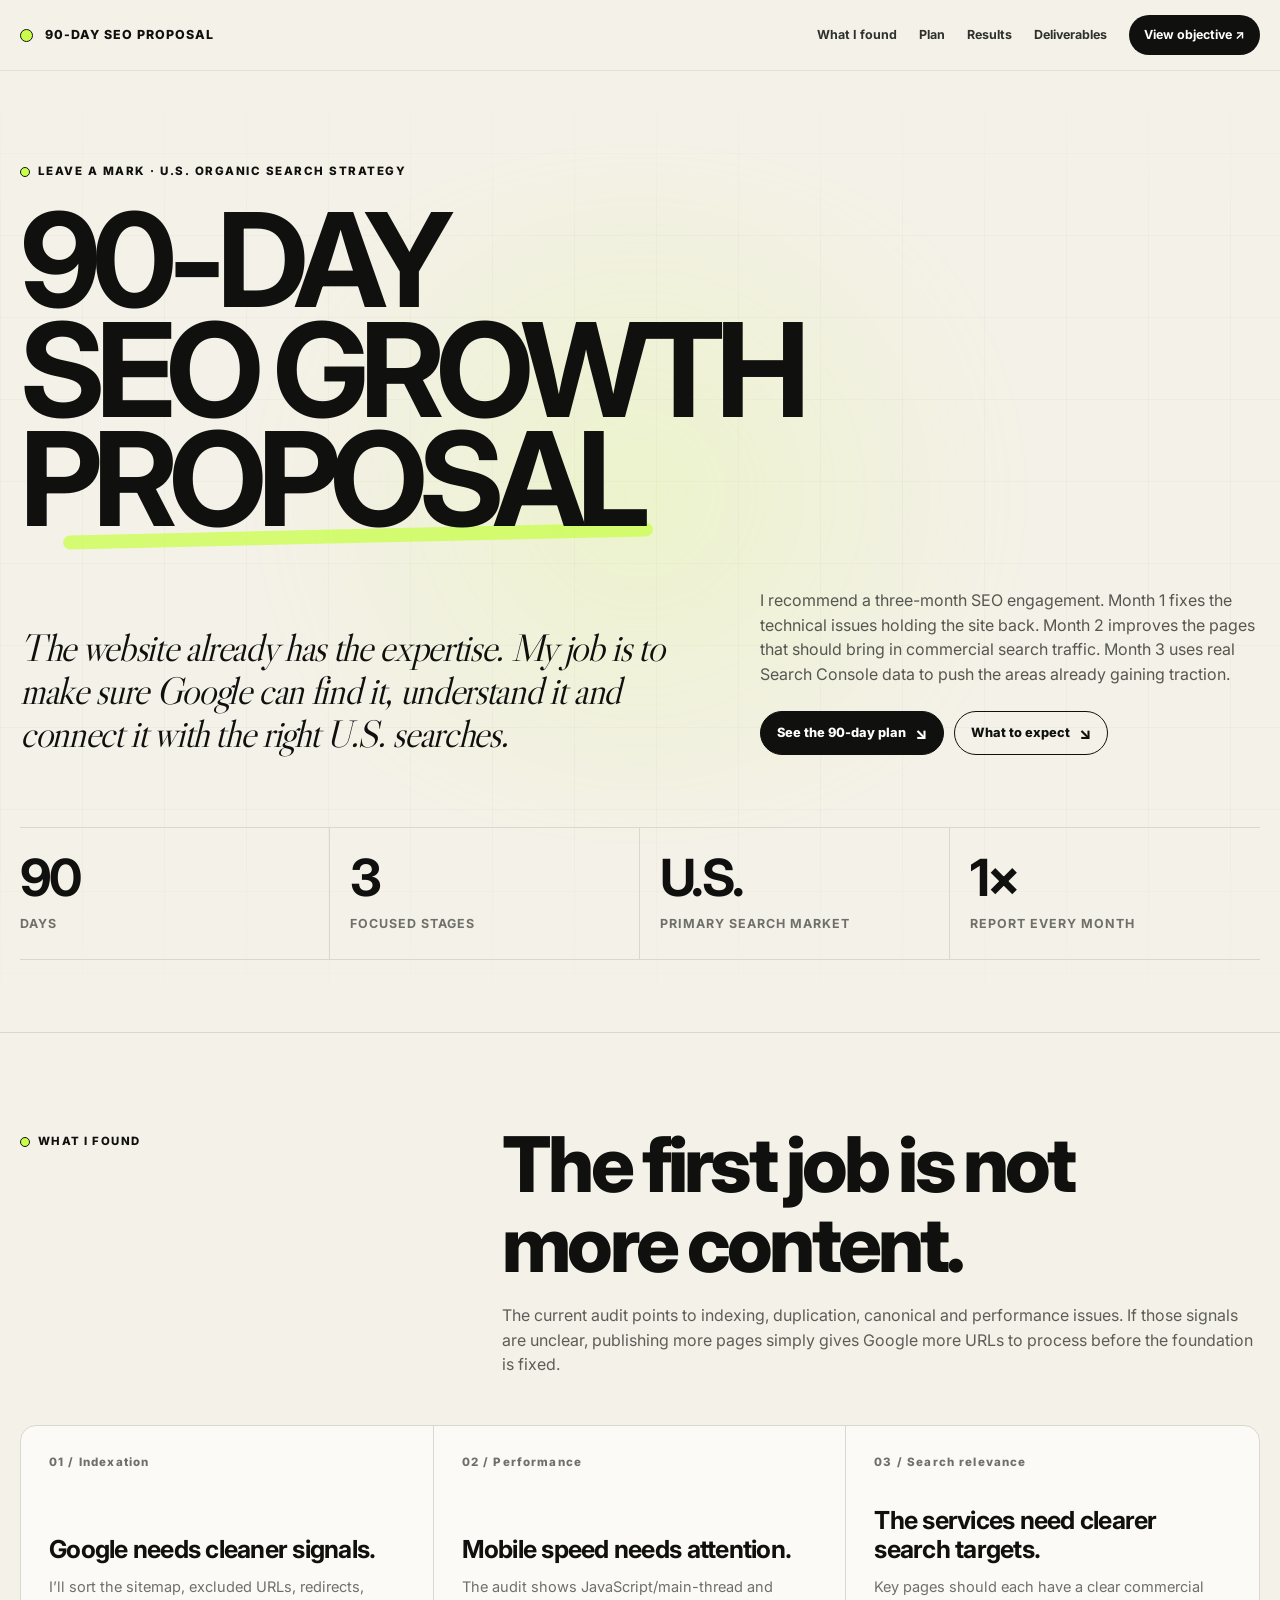
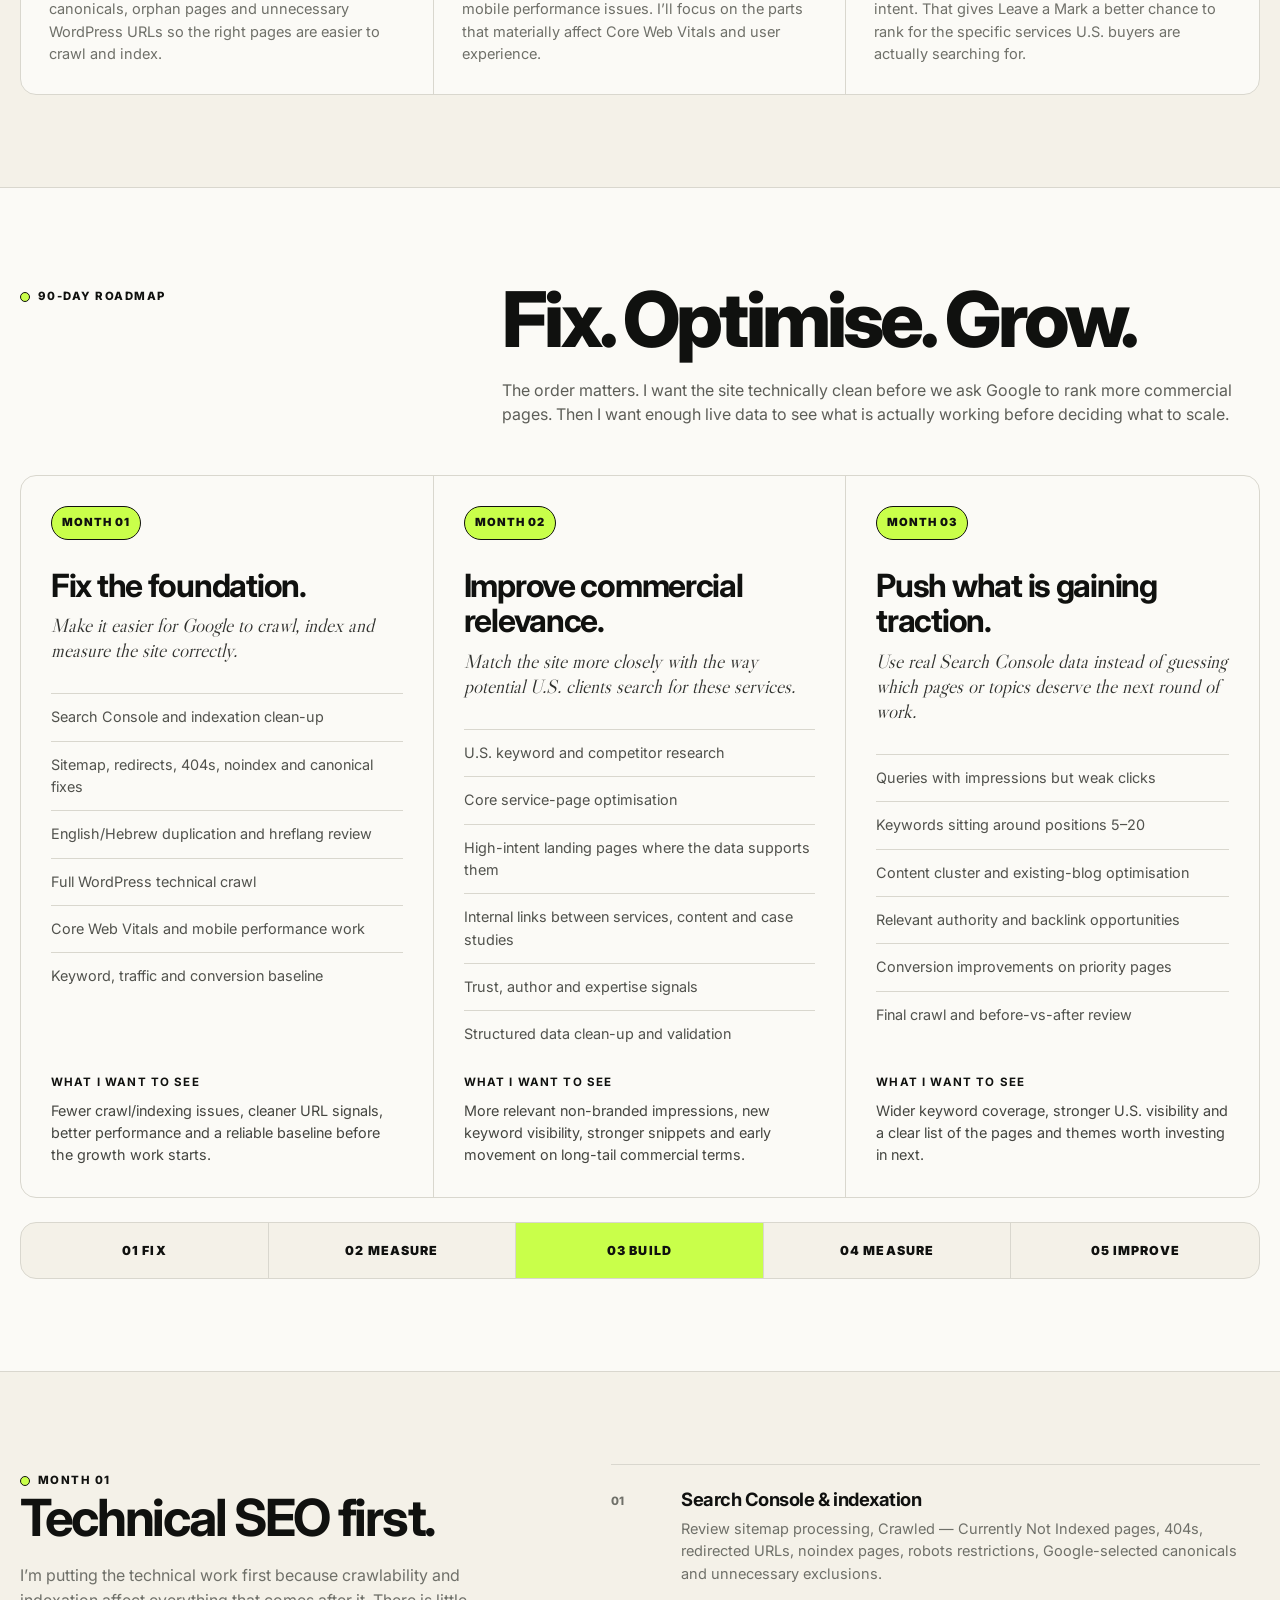
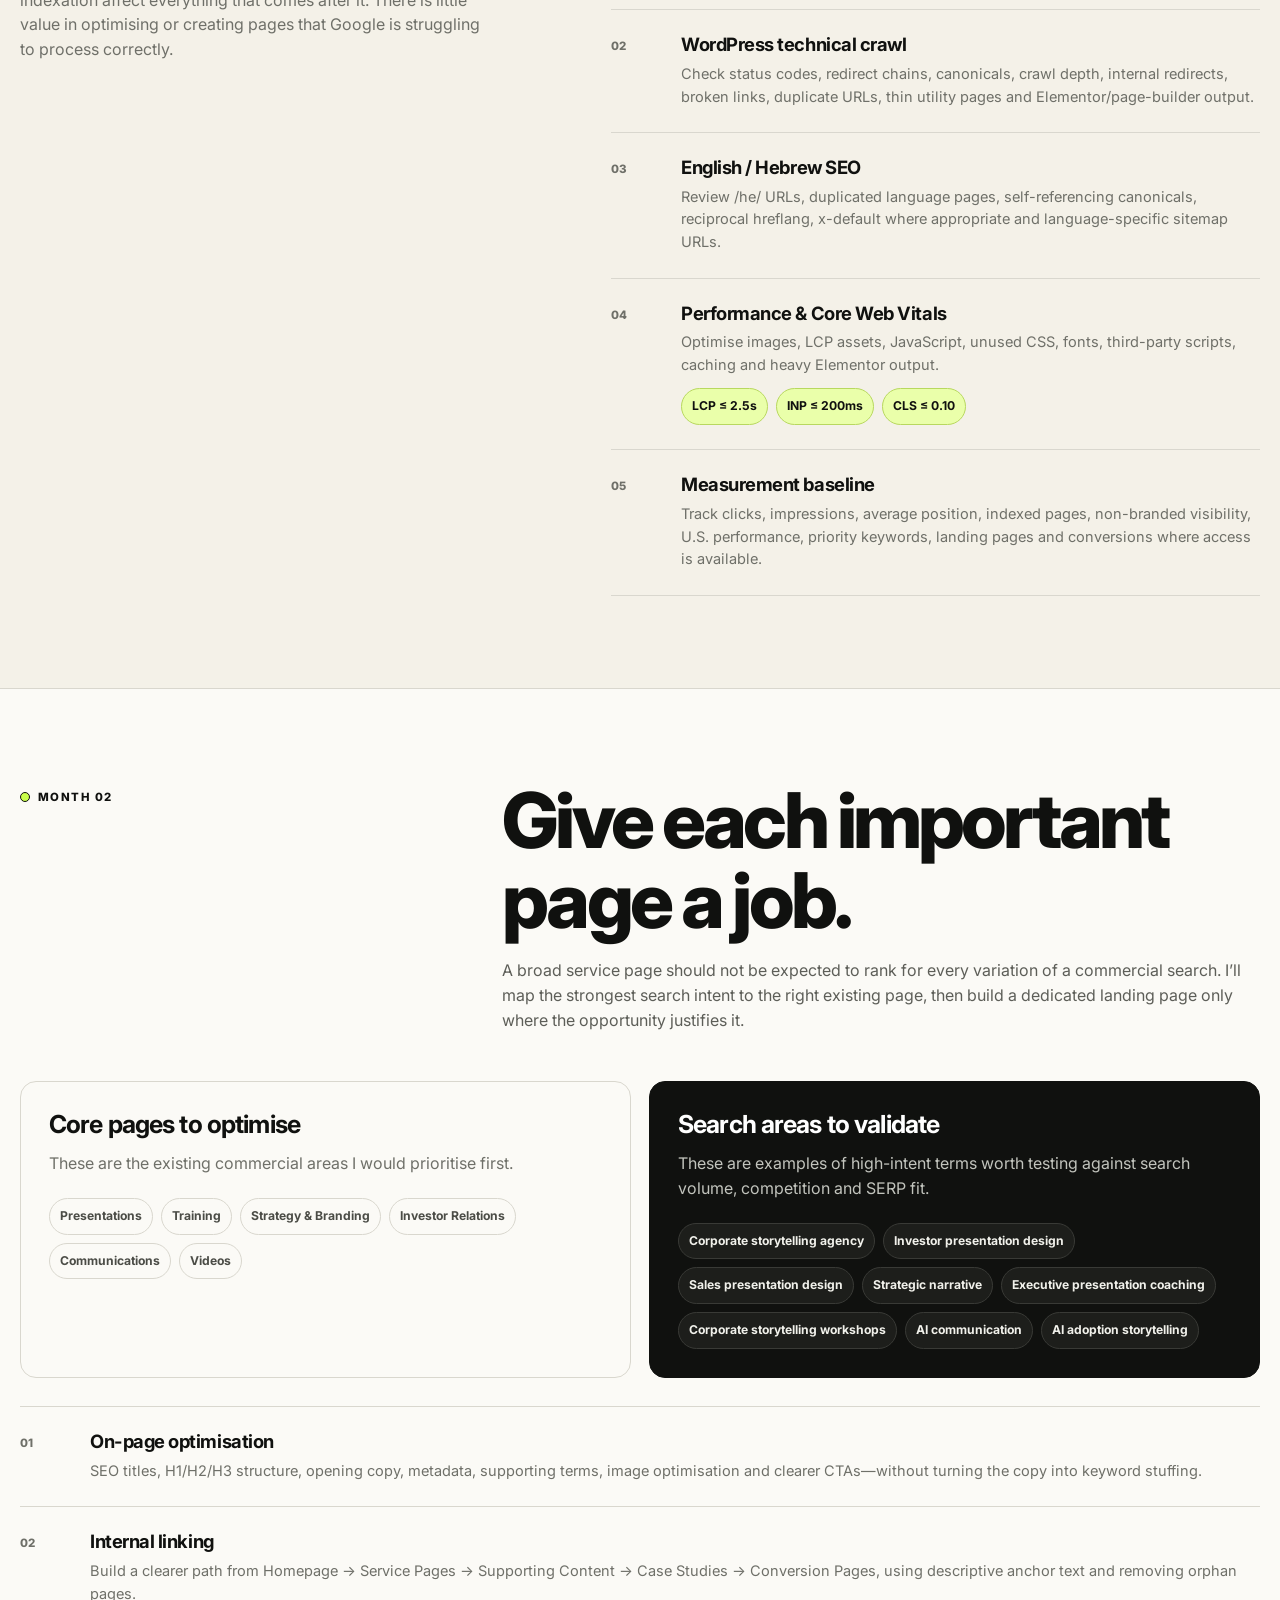
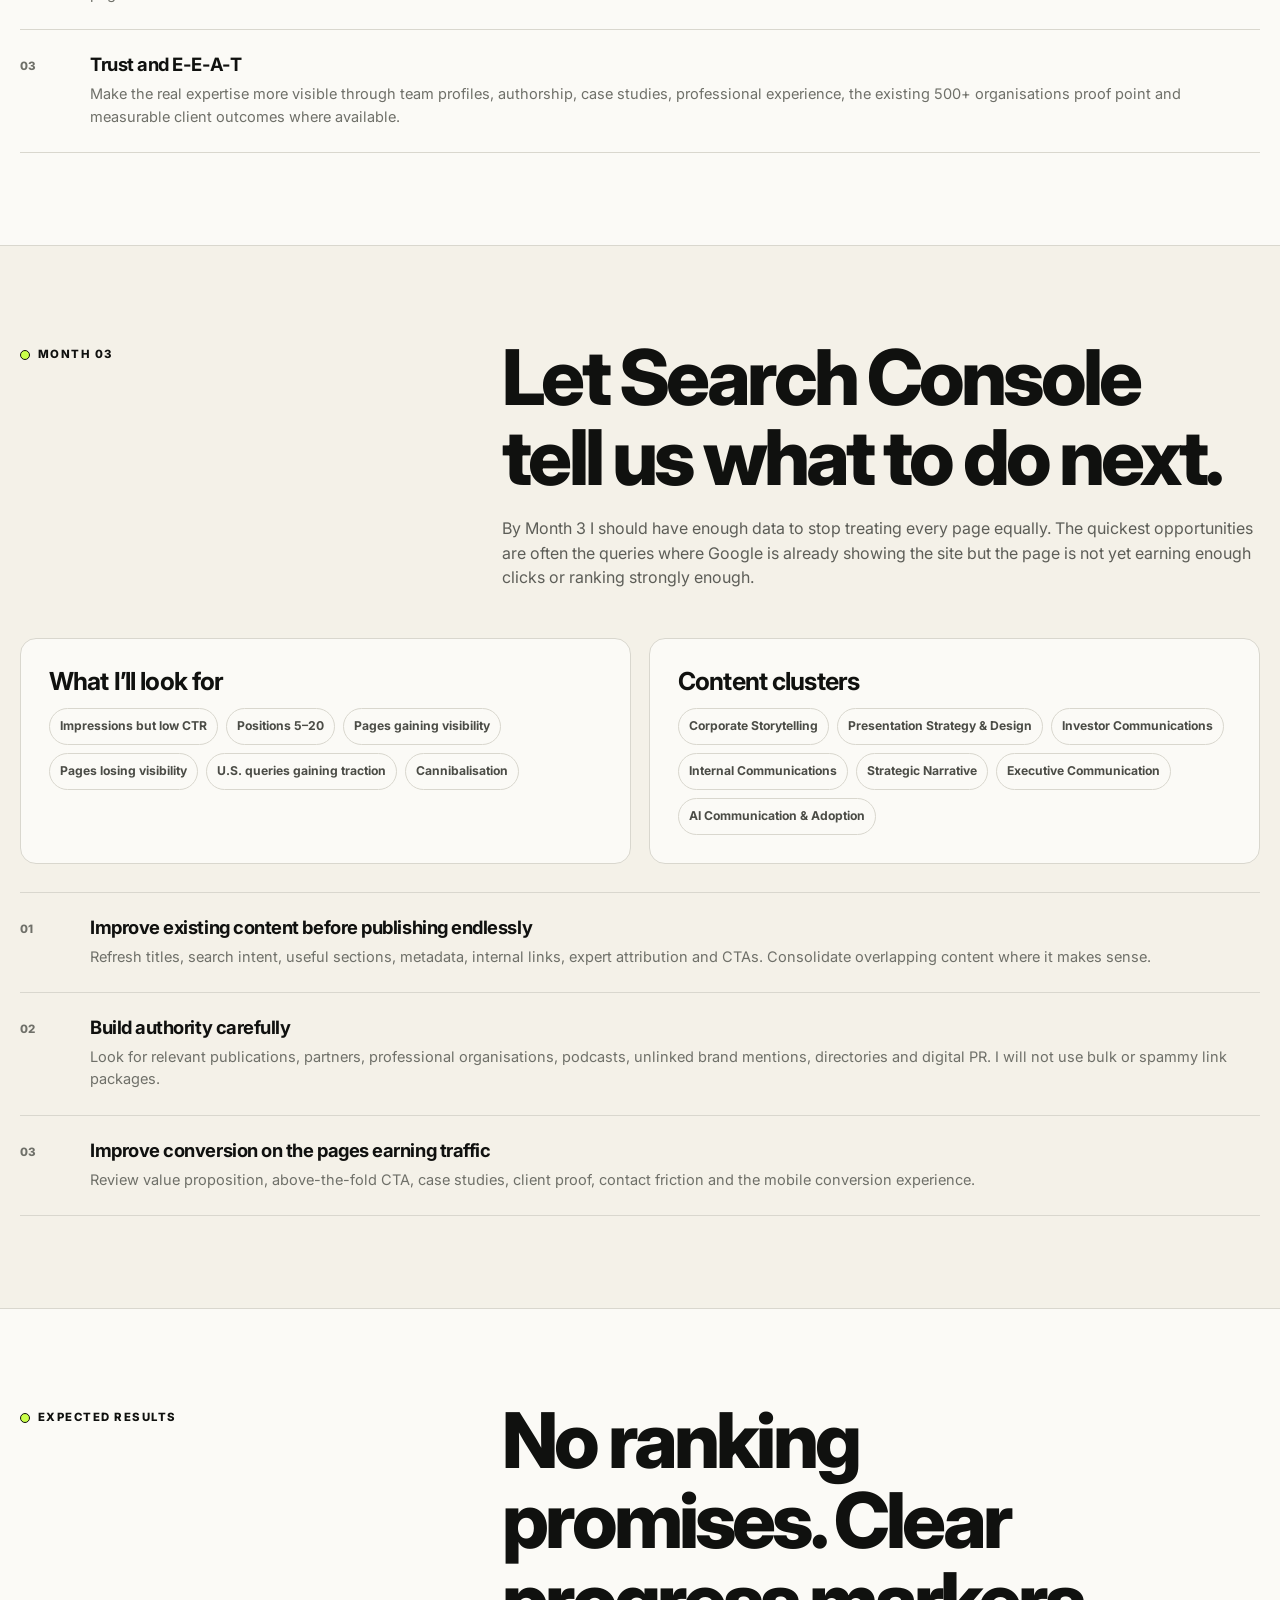
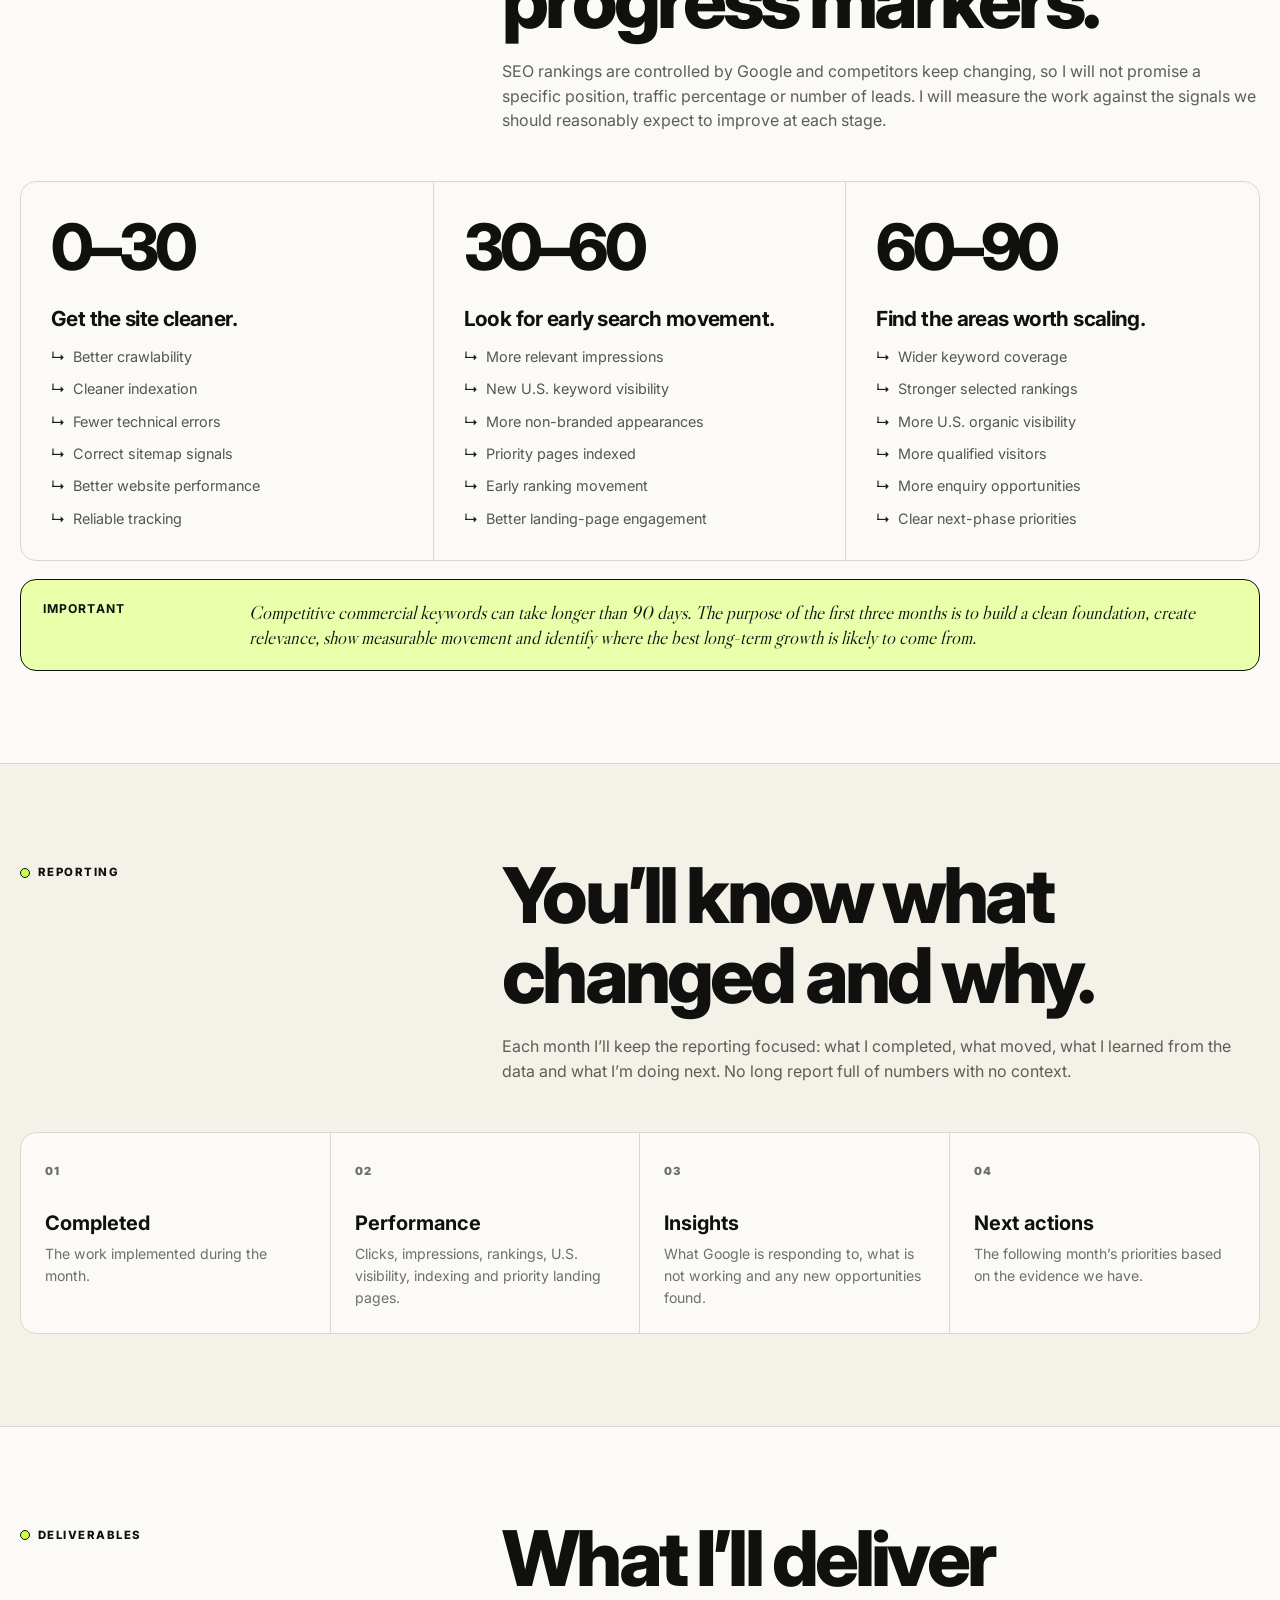
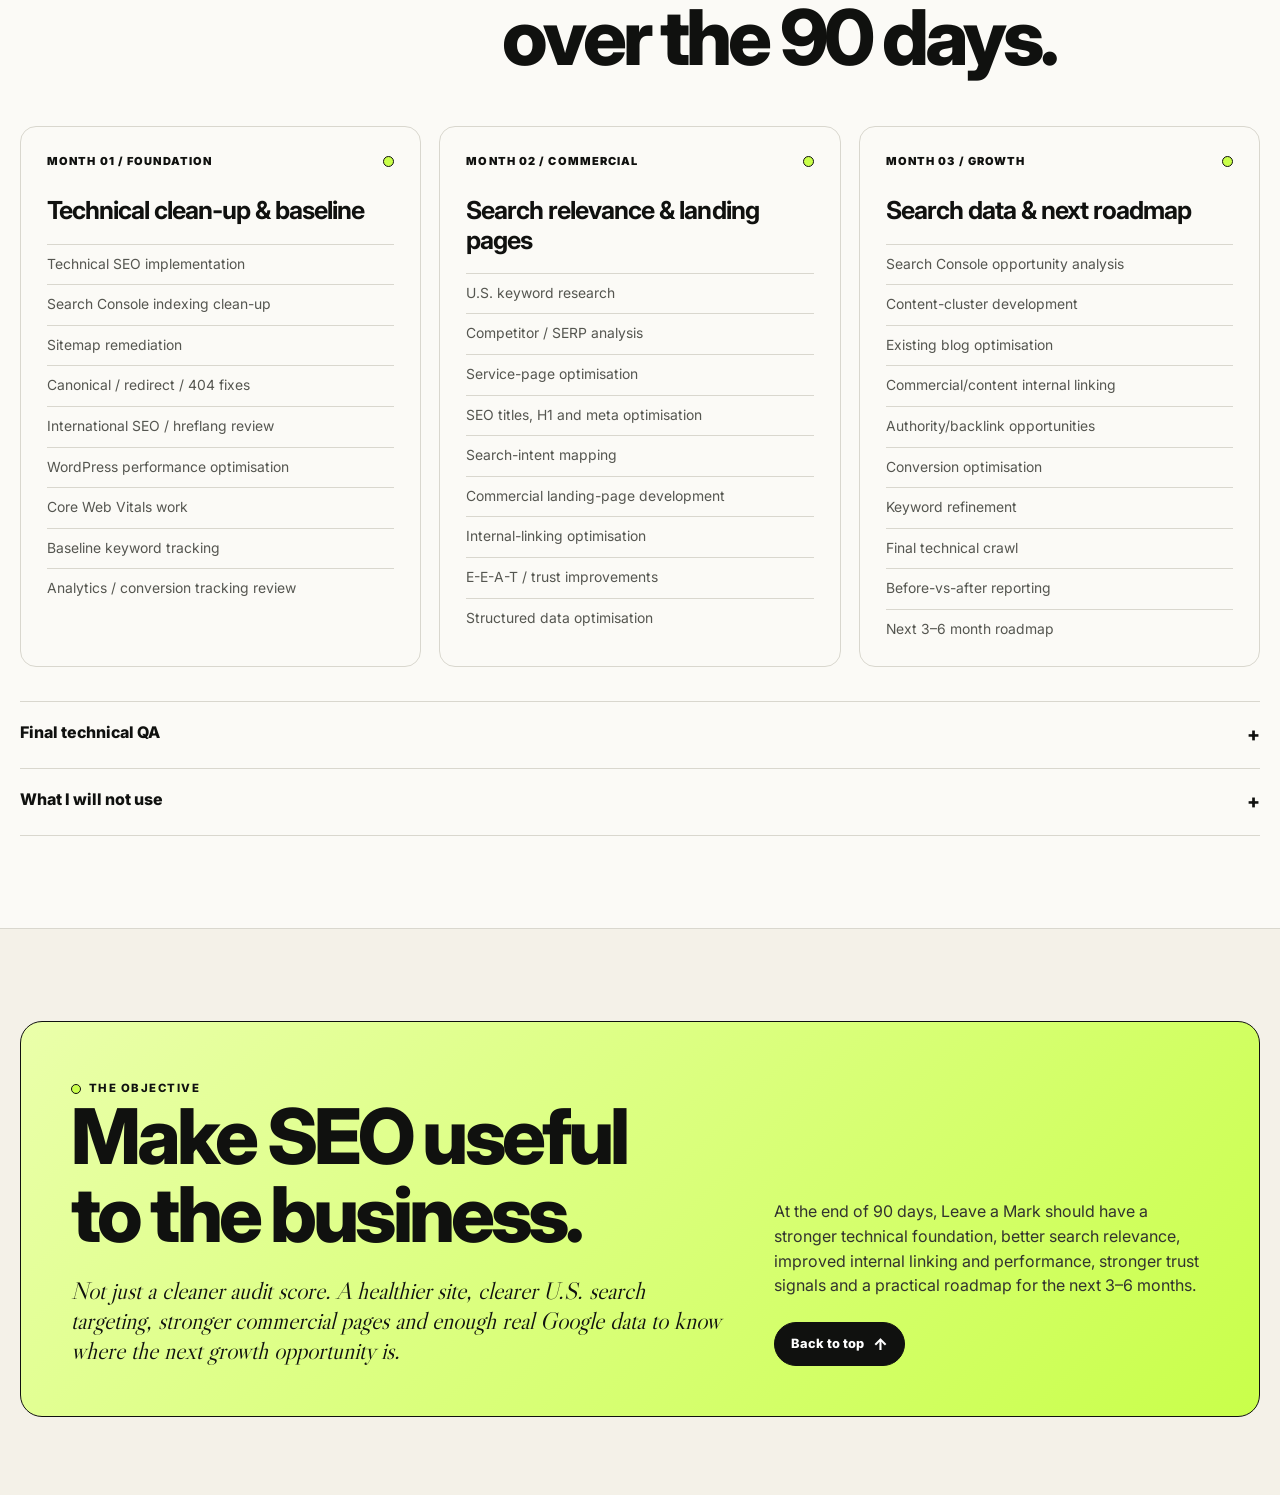
<file: leave-a-mark-90-day-seo-proposal-typography-refined.html>
<!doctype html>
<html lang="en">
<head>
  <meta charset="utf-8" />
  <meta name="viewport" content="width=device-width,initial-scale=1" />
  <meta name="description" content="Leave a Mark — 90-Day SEO Growth Proposal for the U.S. market" />
  <title>Leave a Mark — 90-Day SEO Growth Proposal | Rifat Hasan</title>
  <link rel="preconnect" href="https://fonts.googleapis.com">
  <link rel="preconnect" href="https://fonts.gstatic.com" crossorigin>
  <link href="https://fonts.googleapis.com/css2?family=Inter:wght@400;500;600;700;800&family=Libre+Caslon+Display&display=swap" rel="stylesheet">
  <style>
    :root{
      --cream:#f4f1e8;
      --paper:#fbfaf6;
      --ink:#10110f;
      --muted:#6f7069;
      --line:#d9d7ce;
      --lime:#c9ff4a;
      --lime-soft:#eaffaa;
      --white:#fff;
      --radius:16px;
      --max:1240px;
      --narrow:820px;
    }

    *{box-sizing:border-box}
    html{scroll-behavior:smooth}
    body{
      margin:0;
      background:var(--cream);
      color:var(--ink);
      font-family:"Inter",Arial,Helvetica,sans-serif;
      line-height:1.55;
      -webkit-font-smoothing:antialiased;
    }
    a{color:inherit}
    .serif{font-family:"Libre Caslon Display",Georgia,"Times New Roman",serif;font-style:italic;font-weight:400}

    .shell{width:min(calc(100% - 40px),var(--max));margin:0 auto}

    .topbar{
      position:sticky;
      top:0;
      z-index:50;
      background:rgba(244,241,232,.9);
      backdrop-filter:blur(14px);
      border-bottom:1px solid rgba(16,17,15,.08);
    }
    .nav{
      min-height:70px;
      display:flex;
      align-items:center;
      justify-content:space-between;
      gap:24px;
    }
    .brand{
      text-decoration:none;
      display:flex;
      align-items:center;
      gap:12px;
      font-size:.78rem;
      font-weight:800;
      letter-spacing:.08em;
      text-transform:uppercase;
    }
    .brand-dot{
      width:13px;height:13px;border-radius:50%;background:var(--lime);border:1px solid var(--ink);
    }
    .nav-links{display:flex;align-items:center;gap:22px}
    .nav-links a{
      text-decoration:none;
      font-size:.78rem;
      font-weight:700;
      color:#30312d;
    }
    .nav-cta{
      background:var(--ink);
      color:#fff!important;
      border-radius:999px;
      padding:10px 15px;
    }

    .hero{padding:92px 0 72px;border-bottom:1px solid var(--line)}
    .eyebrow{
      display:flex;
      align-items:center;
      gap:8px;
      font-size:.72rem;
      font-weight:800;
      text-transform:uppercase;
      letter-spacing:.13em;
      margin-bottom:24px;
    }
    .eyebrow:before{content:"";width:8px;height:8px;border-radius:50%;background:var(--lime);border:1px solid var(--ink)}
    h1{
      margin:0;
      max-width:1120px;
      font-size:clamp(4rem,9.6vw,8.8rem);
      line-height:.94;
      letter-spacing:-.065em;
      font-weight:800;
    }
    .hero-support{
      display:grid;
      grid-template-columns:minmax(0,1.15fr) minmax(280px,.85fr);
      gap:64px;
      align-items:end;
      margin-top:54px;
    }
    .hero-statement{
      margin:0;
      font-size:clamp(1.8rem,3vw,3rem);
      line-height:1.12;
      max-width:780px;
    }
    .hero-copy{margin:0;color:#565750;font-size:1rem;max-width:520px}
    .actions{display:flex;gap:10px;flex-wrap:wrap;margin-top:24px}
    .btn{
      min-height:44px;
      padding:0 16px;
      display:inline-flex;
      align-items:center;
      gap:9px;
      border-radius:999px;
      border:1px solid var(--ink);
      text-decoration:none;
      font-size:.8rem;
      font-weight:800;
      transition:.2s ease;
    }
    .btn:hover{transform:translateY(-2px)}
    .btn-dark{background:var(--ink);color:#fff}
    .btn-light{background:transparent}
    .arrow{font-size:1rem;line-height:1}

    .stats{
      margin-top:72px;
      display:grid;
      grid-template-columns:repeat(4,1fr);
      border-top:1px solid var(--line);
      border-bottom:1px solid var(--line);
    }
    .stat{padding:24px 20px;border-right:1px solid var(--line)}
    .stat:first-child{padding-left:0}
    .stat:last-child{border-right:0}
    .stat strong{display:block;font-size:clamp(2rem,4vw,3.4rem);line-height:1;letter-spacing:-.05em;margin-bottom:7px}
    .stat span{color:var(--muted);font-size:.78rem;text-transform:uppercase;letter-spacing:.08em;font-weight:700}

    .section{padding:92px 0;border-bottom:1px solid var(--line)}
    .section.soft{background:var(--paper)}
    .section-head{
      display:grid;
      grid-template-columns:.72fr 1.28fr;
      gap:56px;
      margin-bottom:48px;
      align-items:start;
    }
    .label{
      display:flex;
      gap:8px;
      align-items:center;
      font-size:.71rem;
      font-weight:800;
      text-transform:uppercase;
      letter-spacing:.13em;
      padding-top:8px;
    }
    .label:before{content:"";width:8px;height:8px;border-radius:50%;background:var(--lime);border:1px solid var(--ink)}
    h2{
      margin:0;
      font-size:clamp(2.7rem,6vw,6rem);
      line-height:1.04;
      letter-spacing:-.05em;
      font-weight:800;
      max-width:920px;
      text-wrap:balance;
    }
    .intro{
      grid-column:2;
      max-width:760px;
      margin:18px 0 0;
      color:#5d5e58;
      font-size:1rem;
    }

    .insight-grid{display:grid;grid-template-columns:repeat(3,1fr);border:1px solid var(--line);border-radius:var(--radius);overflow:hidden;background:var(--paper)}
    .insight{padding:28px;border-right:1px solid var(--line);min-height:240px;display:flex;flex-direction:column;justify-content:space-between}
    .insight:last-child{border-right:0}
    .insight-num{font-size:.72rem;font-weight:800;letter-spacing:.1em;color:var(--muted)}
    .insight h3{font-size:1.55rem;line-height:1.16;letter-spacing:-.03em;font-weight:700;margin:34px 0 12px}
    .insight p{margin:0;color:var(--muted);font-size:.91rem}

    .roadmap{
      display:grid;
      grid-template-columns:repeat(3,1fr);
      border:1px solid var(--line);
      border-radius:var(--radius);
      overflow:hidden;
      background:var(--paper);
    }
    .month{padding:30px;border-right:1px solid var(--line);position:relative;min-height:540px;display:flex;flex-direction:column}
    .month:last-child{border-right:0}
    .month-tag{
      width:max-content;
      background:var(--lime);
      border:1px solid var(--ink);
      border-radius:999px;
      padding:7px 10px;
      font-size:.7rem;
      font-weight:900;
      text-transform:uppercase;
      letter-spacing:.09em;
    }
    .month h3{font-size:2rem;line-height:1.12;letter-spacing:-.04em;font-weight:700;margin:28px 0 10px}
    .month .why{font-family:"Libre Caslon Display",Georgia,"Times New Roman",serif;font-style:italic;font-size:1.2rem;line-height:1.3;margin:0 0 30px;color:#30312e}
    .month ul{list-style:none;padding:0;margin:0;display:grid;gap:12px}
    .month li{padding-top:12px;border-top:1px solid var(--line);font-size:.9rem;color:#51524d}
    .month-result{margin-top:auto;padding-top:28px}
    .month-result strong{display:block;font-size:.72rem;text-transform:uppercase;letter-spacing:.1em;margin-bottom:8px}
    .month-result p{margin:0;font-size:.9rem;color:#444540}

    .flow{
      margin-top:24px;
      display:grid;
      grid-template-columns:repeat(5,1fr);
      border:1px solid var(--line);
      border-radius:var(--radius);
      overflow:hidden;
      background:var(--cream);
    }
    .flow div{padding:18px;border-right:1px solid var(--line);font-size:.78rem;font-weight:900;text-transform:uppercase;letter-spacing:.09em;text-align:center}
    .flow div:last-child{border-right:0}
    .flow div:nth-child(3){background:var(--lime)}

    .split{display:grid;grid-template-columns:.9fr 1.1fr;gap:60px;align-items:start}
    .sticky-copy{position:sticky;top:110px}
    .sticky-copy h3{font-size:clamp(2.1rem,4vw,4rem);line-height:1.08;letter-spacing:-.045em;font-weight:700;margin:0 0 18px;text-wrap:balance}
    .sticky-copy p{color:var(--muted);max-width:460px}

    .task-list{border-top:1px solid var(--line)}
    .task{display:grid;grid-template-columns:52px 1fr;gap:18px;padding:24px 0;border-bottom:1px solid var(--line)}
    .task-no{font-size:.72rem;font-weight:800;color:var(--muted);padding-top:4px}
    .task h4{margin:0 0 7px;font-size:1.15rem;letter-spacing:-.025em}
    .task p{margin:0;color:var(--muted);font-size:.91rem}
    .task .chips{margin-top:12px}

    .chips{display:flex;gap:8px;flex-wrap:wrap}
    .chip{border:1px solid var(--line);background:var(--paper);border-radius:999px;padding:8px 10px;font-size:.76rem;font-weight:700;color:#4b4c46}
    .chip.lime{background:var(--lime-soft);border-color:#b8d85f;color:var(--ink)}

    .keyword-board{display:grid;grid-template-columns:1fr 1fr;gap:18px}
    .board{border:1px solid var(--line);border-radius:var(--radius);padding:28px;background:var(--paper)}
    .board.dark{background:var(--ink);color:#fff;border-color:var(--ink)}
    .board h3{margin:0 0 12px;font-size:1.55rem;letter-spacing:-.035em}
    .board p{margin:0 0 22px;color:var(--muted)}
    .board.dark p{color:#c2c4bd}
    .board.dark .chip{background:#1d1e1b;border-color:#393a36;color:#f1f1eb}

    .results-grid{display:grid;grid-template-columns:repeat(3,1fr);border:1px solid var(--line);border-radius:var(--radius);overflow:hidden;background:var(--paper)}
    .result{padding:30px;border-right:1px solid var(--line)}
    .result:last-child{border-right:0}
    .result .days{font-size:clamp(2.7rem,5vw,4.6rem);line-height:1.08;letter-spacing:-.055em;font-weight:800;margin-bottom:26px}
    .result h3{font-size:1.3rem;margin:0 0 14px;letter-spacing:-.03em}
    .result ul{list-style:none;padding:0;margin:0;display:grid;gap:10px;color:#555650;font-size:.9rem}
    .result li:before{content:"↳";margin-right:8px;color:#1d1e1a}

    .expectation-note{margin-top:18px;padding:20px 22px;border:1px solid var(--ink);border-radius:var(--radius);display:grid;grid-template-columns:180px 1fr;gap:26px;background:var(--lime-soft)}
    .expectation-note strong{font-size:.76rem;text-transform:uppercase;letter-spacing:.09em}
    .expectation-note p{margin:0;font-family:"Libre Caslon Display",Georgia,"Times New Roman",serif;font-style:italic;font-size:1.17rem;line-height:1.35}

    .report-grid{display:grid;grid-template-columns:repeat(4,1fr);border:1px solid var(--line);border-radius:var(--radius);overflow:hidden;background:var(--paper)}
    .report{padding:24px;border-right:1px solid var(--line)}
    .report:last-child{border-right:0}
    .report span{font-size:.7rem;text-transform:uppercase;letter-spacing:.11em;font-weight:900;color:var(--muted)}
    .report h3{margin:30px 0 8px;font-size:1.25rem}
    .report p{margin:0;color:var(--muted);font-size:.88rem}

    .deliverable-grid{display:grid;grid-template-columns:repeat(3,1fr);gap:18px}
    .deliverable{border:1px solid var(--line);border-radius:var(--radius);padding:26px;background:var(--paper)}
    .deliverable .top{display:flex;justify-content:space-between;gap:14px;align-items:center;margin-bottom:26px}
    .deliverable .top span{font-size:.69rem;font-weight:900;text-transform:uppercase;letter-spacing:.1em}
    .deliverable .top i{width:11px;height:11px;border-radius:50%;background:var(--lime);border:1px solid var(--ink)}
    .deliverable h3{font-size:1.55rem;line-height:1.04;letter-spacing:-.04em;margin:0 0 18px}
    .deliverable ul{list-style:none;padding:0;margin:0;display:grid;gap:9px;color:#555650;font-size:.87rem}
    .deliverable li{padding-top:9px;border-top:1px solid var(--line)}

    details{border-top:1px solid var(--line)}
    details:last-child{border-bottom:1px solid var(--line)}
    summary{cursor:pointer;list-style:none;padding:18px 0;font-weight:800;display:flex;justify-content:space-between;gap:20px}
    summary::-webkit-details-marker{display:none}
    summary:after{content:"+";font-size:1.2rem}
    details[open] summary:after{content:"−"}
    .detail-body{padding:0 0 20px;color:var(--muted);max-width:900px;font-size:.92rem}

    .cta{padding:92px 0 78px}
    .cta-panel{
      border:1px solid var(--ink);
      border-radius:22px;
      background:linear-gradient(135deg,var(--lime-soft),var(--lime));
      padding:50px;
      display:grid;
      grid-template-columns:1.2fr .8fr;
      gap:50px;
      align-items:end;
    }
    .cta-panel h2{font-size:clamp(3rem,6vw,6.2rem);line-height:1.02;font-weight:800}
    .board h3,.report h3,.deliverable h3,.result h3,.task h4{line-height:1.18;font-weight:700}
    .cta-panel .serif{font-size:1.5rem;line-height:1.25;margin:22px 0 0;max-width:760px}
    .cta-side p{margin:0 0 24px;color:#32332f}


    @media(max-width:980px){
      .nav-links a:not(.nav-cta){display:none}
      .hero-support,.section-head,.split,.cta-panel{grid-template-columns:1fr}
      .intro{grid-column:1}
      .sticky-copy{position:static}
      .insight-grid,.roadmap,.results-grid,.report-grid,.deliverable-grid{grid-template-columns:1fr}
      .insight,.month,.result,.report{border-right:0;border-bottom:1px solid var(--line)}
      .insight:last-child,.month:last-child,.result:last-child,.report:last-child{border-bottom:0}
      .month{min-height:auto}
      .month-result{margin-top:32px}
      .flow{grid-template-columns:1fr}
      .flow div{border-right:0;border-bottom:1px solid var(--line)}
      .flow div:last-child{border-bottom:0}
      .keyword-board{grid-template-columns:1fr}
      .stats{grid-template-columns:repeat(2,1fr)}
      .stat:nth-child(2){border-right:0}
      .stat:nth-child(-n+2){border-bottom:1px solid var(--line)}
      .stat:nth-child(3){padding-left:0}
      .expectation-note{grid-template-columns:1fr}
    }
    @media(max-width:640px){
      .shell{width:min(calc(100% - 24px),var(--max))}
      .hero{padding:66px 0 48px}
      h1{font-size:clamp(3.4rem,18vw,5.7rem)}
      .hero-support{gap:26px;margin-top:38px}
      .stats{grid-template-columns:1fr;margin-top:48px}
      .stat,.stat:first-child,.stat:nth-child(3){padding:18px 0;border-right:0;border-bottom:1px solid var(--line)}
      .stat:last-child{border-bottom:0}
      .section{padding:66px 0}
      .section-head{gap:18px;margin-bottom:34px}
      .insight,.month,.result,.report,.deliverable,.board{padding:22px}
      .task{grid-template-columns:38px 1fr}
      .cta{padding:66px 0 46px}
      .cta-panel{padding:28px 22px;border-radius:18px}
    }


    /* Portfolio-matched title + motion */
    .hero{
      position:relative;
      overflow:hidden;
      isolation:isolate;
    }
    .hero::before{
      content:"";
      position:absolute;
      inset:0;
      z-index:-2;
      pointer-events:none;
      background-image:
        linear-gradient(rgba(16,17,15,.025) 1px,transparent 1px),
        linear-gradient(90deg,rgba(16,17,15,.025) 1px,transparent 1px);
      background-size:82px 82px;
      -webkit-mask-image:linear-gradient(to bottom,transparent 0%,#000 18%,#000 78%,transparent 100%);
      mask-image:linear-gradient(to bottom,transparent 0%,#000 18%,#000 78%,transparent 100%);
    }
    .hero::after{
      content:"";
      position:absolute;
      z-index:-1;
      left:50%;
      top:44%;
      width:880px;
      height:650px;
      border-radius:50%;
      background:radial-gradient(circle,rgba(201,255,74,.18),rgba(201,255,74,.055) 45%,transparent 70%);
      filter:blur(18px);
      transform:translate(-50%,-50%);
      pointer-events:none;
    }
    .proposal-title{
      position:relative;
      max-width:1080px;
      font-family:"Inter",Arial,Helvetica,sans-serif;
      font-size:clamp(82px,10.2vw,154px);
      line-height:.84;
      letter-spacing:-.07em;
      font-weight:700;
    }
    .proposal-title span{
      display:block;
      position:relative;
      width:max-content;
      max-width:100%;
      z-index:1;
    }
    .proposal-title span:last-child::after{
      content:"";
      position:absolute;
      left:7%;
      right:-2%;
      bottom:-9px;
      height:14px;
      border-radius:999px;
      background:var(--lime);
      z-index:-1;
      opacity:.74;
      transform:rotate(-1.3deg);
    }
    .hero-statement{
      font-family:"Libre Caslon Display",Georgia,"Times New Roman",serif;
      font-style:italic;
      font-weight:400;
      letter-spacing:-.035em;
    }

    /* Same reveal behaviour used on the portfolio site */
    .reveal{
      opacity:0;
      transform:translateY(24px);
      transition:opacity .7s ease,transform .7s cubic-bezier(.2,.75,.25,1);
    }
    .reveal.visible{opacity:1;transform:none}
    .delay-1{transition-delay:.08s}
    .delay-2{transition-delay:.16s}
    .delay-3{transition-delay:.24s}

    /* Stagger the large title without changing its layout */
    .proposal-title span{
      opacity:0;
      transform:translateY(30px);
      transition:opacity .72s ease,transform .72s cubic-bezier(.2,.75,.25,1);
    }
    body.motion-ready .proposal-title span{opacity:1;transform:none}
    body.motion-ready .proposal-title span:nth-child(1){transition-delay:.08s}
    body.motion-ready .proposal-title span:nth-child(2){transition-delay:.16s}
    body.motion-ready .proposal-title span:nth-child(3){transition-delay:.24s}

    @media(max-width:640px){
      .proposal-title{font-size:clamp(64px,19vw,94px);line-height:.88}
      .proposal-title span:last-child::after{height:10px;bottom:-6px}
      .hero::before{background-size:58px 58px}
      .hero::after{width:520px;height:460px;top:42%}
    }
    @media(prefers-reduced-motion:reduce){
      *{scroll-behavior:auto!important}
      .reveal,.proposal-title span{opacity:1!important;transform:none!important;transition:none!important}
    }

    @media print{
      .topbar{display:none}
      body{background:#fff}
      .section,.hero{break-inside:avoid}
      .roadmap,.results-grid,.deliverable-grid{display:block;border:0}
      .month,.result,.deliverable{margin:0 0 16px;border:1px solid var(--line)}
    }
  </style>
</head>
<body>
  <header class="topbar">
    <div class="shell nav">
      <a class="brand" href="#top"><span class="brand-dot"></span>90-Day SEO Proposal</a>
      <nav class="nav-links" aria-label="Proposal navigation">
        <a href="#findings">What I found</a>
        <a href="#roadmap">Plan</a>
        <a href="#results">Results</a>
        <a href="#deliverables">Deliverables</a>
        <a class="nav-cta" href="#objective">View objective ↗</a>
      </nav>
    </div>
  </header>

  <main id="top">
    <section class="hero">
      <div class="shell">
        <div class="eyebrow reveal">Leave a Mark · U.S. Organic Search Strategy</div>
        <h1 class="proposal-title" aria-label="90-Day SEO Growth Proposal"><span>90-DAY</span><span>SEO GROWTH</span><span>PROPOSAL</span></h1>

        <div class="hero-support reveal delay-1">
          <p class="hero-statement serif">The website already has the expertise. My job is to make sure Google can find it, understand it and connect it with the right U.S. searches.</p>
          <div>
            <p class="hero-copy">I recommend a three-month SEO engagement. Month 1 fixes the technical issues holding the site back. Month 2 improves the pages that should bring in commercial search traffic. Month 3 uses real Search Console data to push the areas already gaining traction.</p>
            <div class="actions">
              <a class="btn btn-dark" href="#roadmap">See the 90-day plan <span class="arrow">↘</span></a>
              <a class="btn btn-light" href="#results">What to expect <span class="arrow">↘</span></a>
            </div>
          </div>
        </div>

        <div class="stats reveal delay-2" aria-label="Proposal summary">
          <div class="stat"><strong>90</strong><span>Days</span></div>
          <div class="stat"><strong>3</strong><span>Focused stages</span></div>
          <div class="stat"><strong>U.S.</strong><span>Primary search market</span></div>
          <div class="stat"><strong>1×</strong><span>Report every month</span></div>
        </div>
      </div>
    </section>

    <section class="section" id="findings">
      <div class="shell">
        <div class="section-head reveal">
          <div class="label">What I found</div>
          <div>
            <h2>The first job is not more content.</h2>
            <p class="intro">The current audit points to indexing, duplication, canonical and performance issues. If those signals are unclear, publishing more pages simply gives Google more URLs to process before the foundation is fixed.</p>
          </div>
        </div>

        <div class="insight-grid reveal delay-1">
          <article class="insight">
            <span class="insight-num">01 / Indexation</span>
            <div><h3>Google needs cleaner signals.</h3><p>I’ll sort the sitemap, excluded URLs, redirects, canonicals, orphan pages and unnecessary WordPress URLs so the right pages are easier to crawl and index.</p></div>
          </article>
          <article class="insight">
            <span class="insight-num">02 / Performance</span>
            <div><h3>Mobile speed needs attention.</h3><p>The audit shows JavaScript/main-thread and mobile performance issues. I’ll focus on the parts that materially affect Core Web Vitals and user experience.</p></div>
          </article>
          <article class="insight">
            <span class="insight-num">03 / Search relevance</span>
            <div><h3>The services need clearer search targets.</h3><p>Key pages should each have a clear commercial intent. That gives Leave a Mark a better chance to rank for the specific services U.S. buyers are actually searching for.</p></div>
          </article>
        </div>
      </div>
    </section>

    <section class="section soft" id="roadmap">
      <div class="shell">
        <div class="section-head reveal">
          <div class="label">90-Day roadmap</div>
          <div>
            <h2>Fix. Optimise. Grow.</h2>
            <p class="intro">The order matters. I want the site technically clean before we ask Google to rank more commercial pages. Then I want enough live data to see what is actually working before deciding what to scale.</p>
          </div>
        </div>

        <div class="roadmap reveal delay-1">
          <article class="month">
            <span class="month-tag">Month 01</span>
            <h3>Fix the foundation.</h3>
            <p class="why">Make it easier for Google to crawl, index and measure the site correctly.</p>
            <ul>
              <li>Search Console and indexation clean-up</li>
              <li>Sitemap, redirects, 404s, noindex and canonical fixes</li>
              <li>English/Hebrew duplication and hreflang review</li>
              <li>Full WordPress technical crawl</li>
              <li>Core Web Vitals and mobile performance work</li>
              <li>Keyword, traffic and conversion baseline</li>
            </ul>
            <div class="month-result"><strong>What I want to see</strong><p>Fewer crawl/indexing issues, cleaner URL signals, better performance and a reliable baseline before the growth work starts.</p></div>
          </article>

          <article class="month">
            <span class="month-tag">Month 02</span>
            <h3>Improve commercial relevance.</h3>
            <p class="why">Match the site more closely with the way potential U.S. clients search for these services.</p>
            <ul>
              <li>U.S. keyword and competitor research</li>
              <li>Core service-page optimisation</li>
              <li>High-intent landing pages where the data supports them</li>
              <li>Internal links between services, content and case studies</li>
              <li>Trust, author and expertise signals</li>
              <li>Structured data clean-up and validation</li>
            </ul>
            <div class="month-result"><strong>What I want to see</strong><p>More relevant non-branded impressions, new keyword visibility, stronger snippets and early movement on long-tail commercial terms.</p></div>
          </article>

          <article class="month">
            <span class="month-tag">Month 03</span>
            <h3>Push what is gaining traction.</h3>
            <p class="why">Use real Search Console data instead of guessing which pages or topics deserve the next round of work.</p>
            <ul>
              <li>Queries with impressions but weak clicks</li>
              <li>Keywords sitting around positions 5–20</li>
              <li>Content cluster and existing-blog optimisation</li>
              <li>Relevant authority and backlink opportunities</li>
              <li>Conversion improvements on priority pages</li>
              <li>Final crawl and before-vs-after review</li>
            </ul>
            <div class="month-result"><strong>What I want to see</strong><p>Wider keyword coverage, stronger U.S. visibility and a clear list of the pages and themes worth investing in next.</p></div>
          </article>
        </div>

        <div class="flow reveal delay-2" aria-label="Working method">
          <div>01 Fix</div><div>02 Measure</div><div>03 Build</div><div>04 Measure</div><div>05 Improve</div>
        </div>
      </div>
    </section>

    <section class="section">
      <div class="shell split reveal">
        <div class="sticky-copy">
          <div class="label">Month 01</div>
          <h3>Technical SEO first.</h3>
          <p>I’m putting the technical work first because crawlability and indexation affect everything that comes after it. There is little value in optimising or creating pages that Google is struggling to process correctly.</p>
        </div>
        <div class="task-list">
          <div class="task"><div class="task-no">01</div><div><h4>Search Console & indexation</h4><p>Review sitemap processing, Crawled — Currently Not Indexed pages, 404s, redirected URLs, noindex pages, robots restrictions, Google-selected canonicals and unnecessary exclusions.</p></div></div>
          <div class="task"><div class="task-no">02</div><div><h4>WordPress technical crawl</h4><p>Check status codes, redirect chains, canonicals, crawl depth, internal redirects, broken links, duplicate URLs, thin utility pages and Elementor/page-builder output.</p></div></div>
          <div class="task"><div class="task-no">03</div><div><h4>English / Hebrew SEO</h4><p>Review /he/ URLs, duplicated language pages, self-referencing canonicals, reciprocal hreflang, x-default where appropriate and language-specific sitemap URLs.</p></div></div>
          <div class="task"><div class="task-no">04</div><div><h4>Performance & Core Web Vitals</h4><p>Optimise images, LCP assets, JavaScript, unused CSS, fonts, third-party scripts, caching and heavy Elementor output.</p><div class="chips"><span class="chip lime">LCP ≤ 2.5s</span><span class="chip lime">INP ≤ 200ms</span><span class="chip lime">CLS ≤ 0.10</span></div></div></div>
          <div class="task"><div class="task-no">05</div><div><h4>Measurement baseline</h4><p>Track clicks, impressions, average position, indexed pages, non-branded visibility, U.S. performance, priority keywords, landing pages and conversions where access is available.</p></div></div>
        </div>
      </div>
    </section>

    <section class="section soft">
      <div class="shell">
        <div class="section-head reveal">
          <div class="label">Month 02</div>
          <div><h2>Give each important page a job.</h2><p class="intro">A broad service page should not be expected to rank for every variation of a commercial search. I’ll map the strongest search intent to the right existing page, then build a dedicated landing page only where the opportunity justifies it.</p></div>
        </div>

        <div class="keyword-board reveal delay-1">
          <div class="board">
            <h3>Core pages to optimise</h3>
            <p>These are the existing commercial areas I would prioritise first.</p>
            <div class="chips"><span class="chip">Presentations</span><span class="chip">Training</span><span class="chip">Strategy & Branding</span><span class="chip">Investor Relations</span><span class="chip">Communications</span><span class="chip">Videos</span></div>
          </div>
          <div class="board dark">
            <h3>Search areas to validate</h3>
            <p>These are examples of high-intent terms worth testing against search volume, competition and SERP fit.</p>
            <div class="chips"><span class="chip">Corporate storytelling agency</span><span class="chip">Investor presentation design</span><span class="chip">Sales presentation design</span><span class="chip">Strategic narrative</span><span class="chip">Executive presentation coaching</span><span class="chip">Corporate storytelling workshops</span><span class="chip">AI communication</span><span class="chip">AI adoption storytelling</span></div>
          </div>
        </div>

        <div class="task-list" style="margin-top:28px">
          <div class="task"><div class="task-no">01</div><div><h4>On-page optimisation</h4><p>SEO titles, H1/H2/H3 structure, opening copy, metadata, supporting terms, image optimisation and clearer CTAs—without turning the copy into keyword stuffing.</p></div></div>
          <div class="task"><div class="task-no">02</div><div><h4>Internal linking</h4><p>Build a clearer path from Homepage → Service Pages → Supporting Content → Case Studies → Conversion Pages, using descriptive anchor text and removing orphan pages.</p></div></div>
          <div class="task"><div class="task-no">03</div><div><h4>Trust and E-E-A-T</h4><p>Make the real expertise more visible through team profiles, authorship, case studies, professional experience, the existing 500+ organisations proof point and measurable client outcomes where available.</p></div></div>
        </div>
      </div>
    </section>

    <section class="section">
      <div class="shell">
        <div class="section-head reveal">
          <div class="label">Month 03</div>
          <div><h2>Let Search Console tell us what to do next.</h2><p class="intro">By Month 3 I should have enough data to stop treating every page equally. The quickest opportunities are often the queries where Google is already showing the site but the page is not yet earning enough clicks or ranking strongly enough.</p></div>
        </div>

        <div class="keyword-board reveal delay-1">
          <div class="board">
            <h3>What I’ll look for</h3>
            <div class="chips"><span class="chip">Impressions but low CTR</span><span class="chip">Positions 5–20</span><span class="chip">Pages gaining visibility</span><span class="chip">Pages losing visibility</span><span class="chip">U.S. queries gaining traction</span><span class="chip">Cannibalisation</span></div>
          </div>
          <div class="board">
            <h3>Content clusters</h3>
            <div class="chips"><span class="chip">Corporate Storytelling</span><span class="chip">Presentation Strategy & Design</span><span class="chip">Investor Communications</span><span class="chip">Internal Communications</span><span class="chip">Strategic Narrative</span><span class="chip">Executive Communication</span><span class="chip">AI Communication & Adoption</span></div>
          </div>
        </div>

        <div class="task-list" style="margin-top:28px">
          <div class="task"><div class="task-no">01</div><div><h4>Improve existing content before publishing endlessly</h4><p>Refresh titles, search intent, useful sections, metadata, internal links, expert attribution and CTAs. Consolidate overlapping content where it makes sense.</p></div></div>
          <div class="task"><div class="task-no">02</div><div><h4>Build authority carefully</h4><p>Look for relevant publications, partners, professional organisations, podcasts, unlinked brand mentions, directories and digital PR. I will not use bulk or spammy link packages.</p></div></div>
          <div class="task"><div class="task-no">03</div><div><h4>Improve conversion on the pages earning traffic</h4><p>Review value proposition, above-the-fold CTA, case studies, client proof, contact friction and the mobile conversion experience.</p></div></div>
        </div>
      </div>
    </section>

    <section class="section soft" id="results">
      <div class="shell">
        <div class="section-head reveal">
          <div class="label">Expected results</div>
          <div><h2>No ranking promises. Clear progress markers.</h2><p class="intro">SEO rankings are controlled by Google and competitors keep changing, so I will not promise a specific position, traffic percentage or number of leads. I will measure the work against the signals we should reasonably expect to improve at each stage.</p></div>
        </div>

        <div class="results-grid reveal delay-1">
          <article class="result"><div class="days">0–30</div><h3>Get the site cleaner.</h3><ul><li>Better crawlability</li><li>Cleaner indexation</li><li>Fewer technical errors</li><li>Correct sitemap signals</li><li>Better website performance</li><li>Reliable tracking</li></ul></article>
          <article class="result"><div class="days">30–60</div><h3>Look for early search movement.</h3><ul><li>More relevant impressions</li><li>New U.S. keyword visibility</li><li>More non-branded appearances</li><li>Priority pages indexed</li><li>Early ranking movement</li><li>Better landing-page engagement</li></ul></article>
          <article class="result"><div class="days">60–90</div><h3>Find the areas worth scaling.</h3><ul><li>Wider keyword coverage</li><li>Stronger selected rankings</li><li>More U.S. organic visibility</li><li>More qualified visitors</li><li>More enquiry opportunities</li><li>Clear next-phase priorities</li></ul></article>
        </div>

        <div class="expectation-note reveal delay-2"><strong>Important</strong><p>Competitive commercial keywords can take longer than 90 days. The purpose of the first three months is to build a clean foundation, create relevance, show measurable movement and identify where the best long-term growth is likely to come from.</p></div>
      </div>
    </section>

    <section class="section" id="reporting">
      <div class="shell">
        <div class="section-head reveal">
          <div class="label">Reporting</div>
          <div><h2>You’ll know what changed and why.</h2><p class="intro">Each month I’ll keep the reporting focused: what I completed, what moved, what I learned from the data and what I’m doing next. No long report full of numbers with no context.</p></div>
        </div>
        <div class="report-grid reveal delay-1">
          <div class="report"><span>01</span><h3>Completed</h3><p>The work implemented during the month.</p></div>
          <div class="report"><span>02</span><h3>Performance</h3><p>Clicks, impressions, rankings, U.S. visibility, indexing and priority landing pages.</p></div>
          <div class="report"><span>03</span><h3>Insights</h3><p>What Google is responding to, what is not working and any new opportunities found.</p></div>
          <div class="report"><span>04</span><h3>Next actions</h3><p>The following month’s priorities based on the evidence we have.</p></div>
        </div>
      </div>
    </section>

    <section class="section soft" id="deliverables">
      <div class="shell">
        <div class="section-head reveal">
          <div class="label">Deliverables</div>
          <div><h2>What I’ll deliver over the 90 days.</h2></div>
        </div>

        <div class="deliverable-grid reveal delay-1">
          <article class="deliverable"><div class="top"><span>Month 01 / Foundation</span><i></i></div><h3>Technical clean-up & baseline</h3><ul><li>Technical SEO implementation</li><li>Search Console indexing clean-up</li><li>Sitemap remediation</li><li>Canonical / redirect / 404 fixes</li><li>International SEO / hreflang review</li><li>WordPress performance optimisation</li><li>Core Web Vitals work</li><li>Baseline keyword tracking</li><li>Analytics / conversion tracking review</li></ul></article>
          <article class="deliverable"><div class="top"><span>Month 02 / Commercial</span><i></i></div><h3>Search relevance & landing pages</h3><ul><li>U.S. keyword research</li><li>Competitor / SERP analysis</li><li>Service-page optimisation</li><li>SEO titles, H1 and meta optimisation</li><li>Search-intent mapping</li><li>Commercial landing-page development</li><li>Internal-linking optimisation</li><li>E-E-A-T / trust improvements</li><li>Structured data optimisation</li></ul></article>
          <article class="deliverable"><div class="top"><span>Month 03 / Growth</span><i></i></div><h3>Search data & next roadmap</h3><ul><li>Search Console opportunity analysis</li><li>Content-cluster development</li><li>Existing blog optimisation</li><li>Commercial/content internal linking</li><li>Authority/backlink opportunities</li><li>Conversion optimisation</li><li>Keyword refinement</li><li>Final technical crawl</li><li>Before-vs-after reporting</li><li>Next 3–6 month roadmap</li></ul></article>
        </div>

        <div style="margin-top:34px">
          <details><summary>Final technical QA</summary><div class="detail-body">Final Screaming Frog crawl, Search Console validation, sitemap review, canonical checks, redirect checks, broken-link checks, hreflang checks, Core Web Vitals review, indexation comparison, keyword-performance comparison, organic traffic comparison and conversion comparison where data is available.</div></details>
          <details><summary>What I will not use</summary><div class="detail-body">Spammy link packages, automated bulk link-building or low-quality tactics that create short-term numbers but put the site at risk. Authority work will focus on relevance and quality.</div></details>
        </div>
      </div>
    </section>

    <section class="cta" id="objective">
      <div class="shell">
        <div class="cta-panel reveal">
          <div>
            <div class="label">The objective</div>
            <h2>Make SEO useful to the business.</h2>
            <p class="serif">Not just a cleaner audit score. A healthier site, clearer U.S. search targeting, stronger commercial pages and enough real Google data to know where the next growth opportunity is.</p>
          </div>
          <div class="cta-side">
            <p>At the end of 90 days, Leave a Mark should have a stronger technical foundation, better search relevance, improved internal linking and performance, stronger trust signals and a practical roadmap for the next 3–6 months.</p>
            <a class="btn btn-dark" href="#top">Back to top <span class="arrow">↑</span></a>
          </div>
        </div>
      </div>
    </section>
  </main>
  <script>
    (() => {
      const prefersReduced = window.matchMedia('(prefers-reduced-motion: reduce)').matches;

      // Trigger the title stagger after first paint.
      requestAnimationFrame(() => requestAnimationFrame(() => document.body.classList.add('motion-ready')));

      const revealEls = document.querySelectorAll('.reveal');
      if (prefersReduced || !('IntersectionObserver' in window)) {
        revealEls.forEach(el => el.classList.add('visible'));
        return;
      }

      const observer = new IntersectionObserver(entries => {
        entries.forEach(entry => {
          if (entry.isIntersecting) {
            entry.target.classList.add('visible');
            observer.unobserve(entry.target);
          }
        });
      }, { threshold: 0.12 });

      revealEls.forEach(el => observer.observe(el));
    })();
  </script>

</body>
</html>
</file>
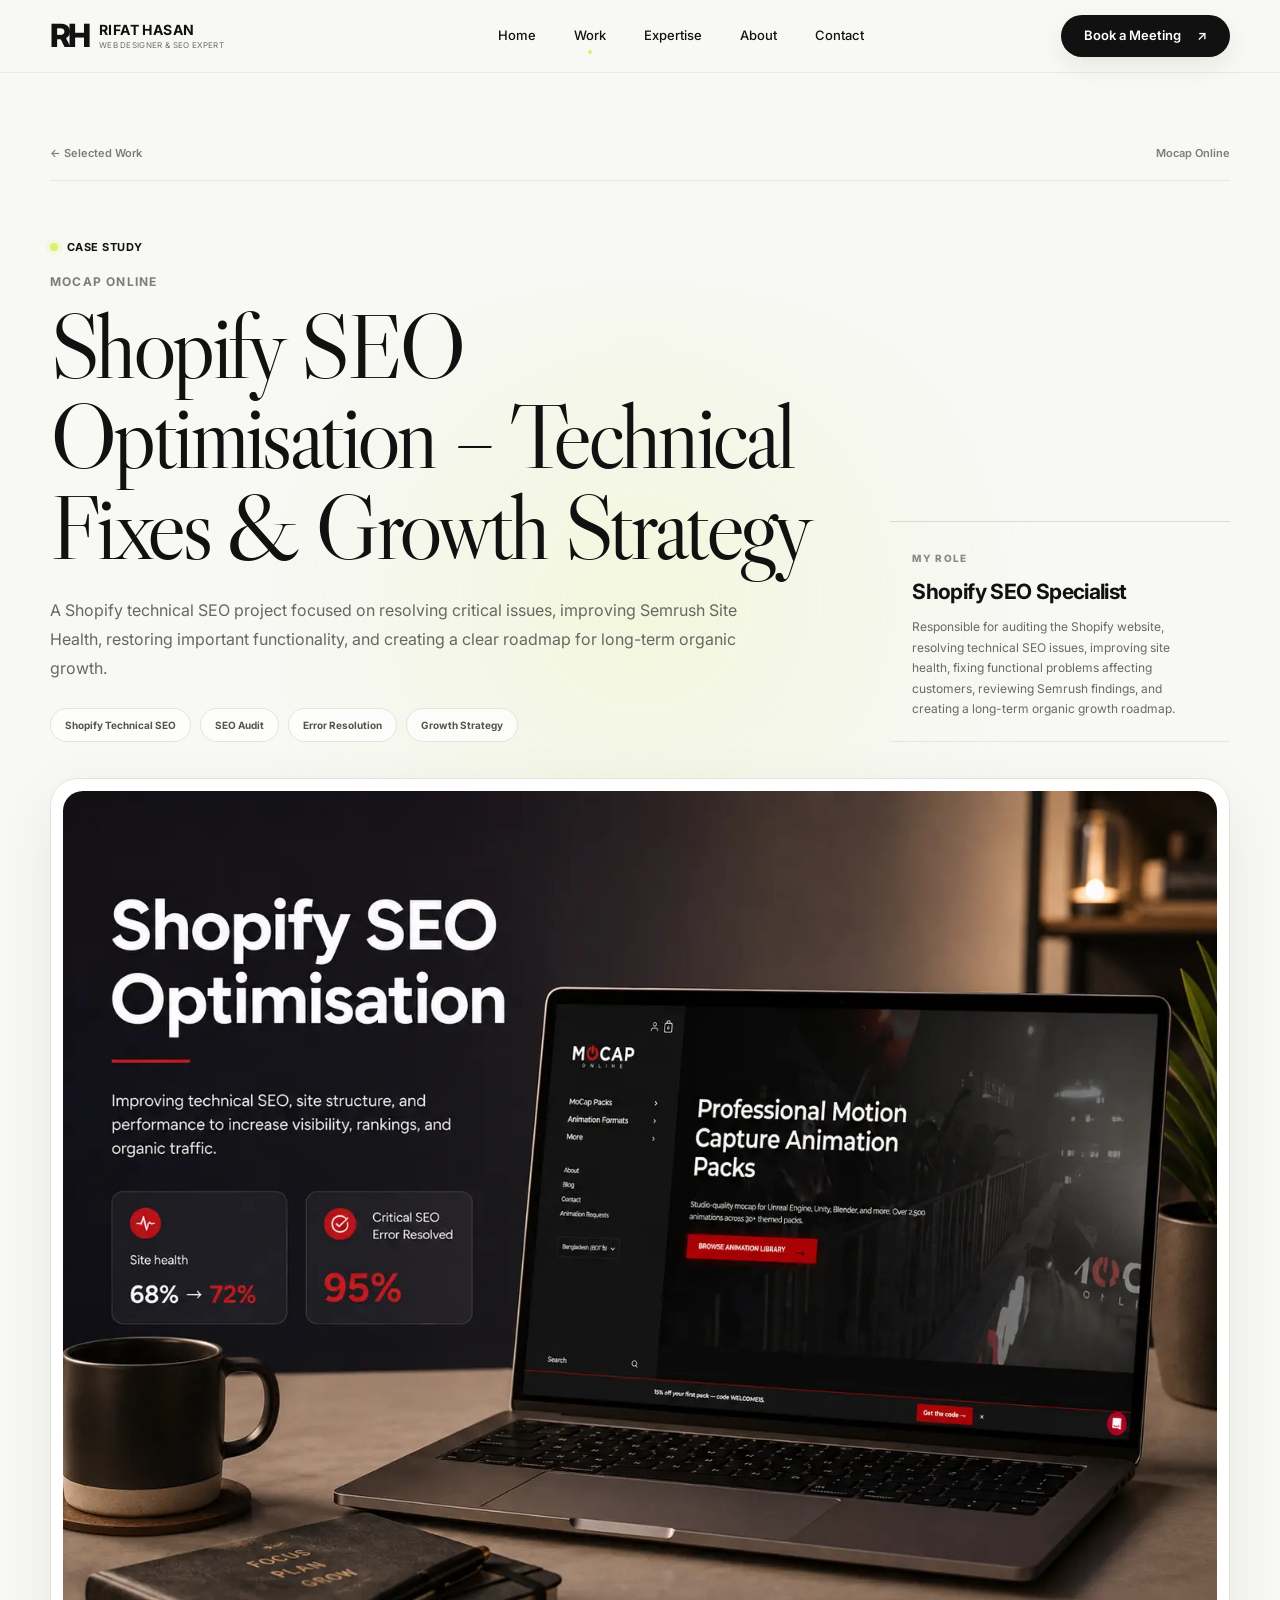
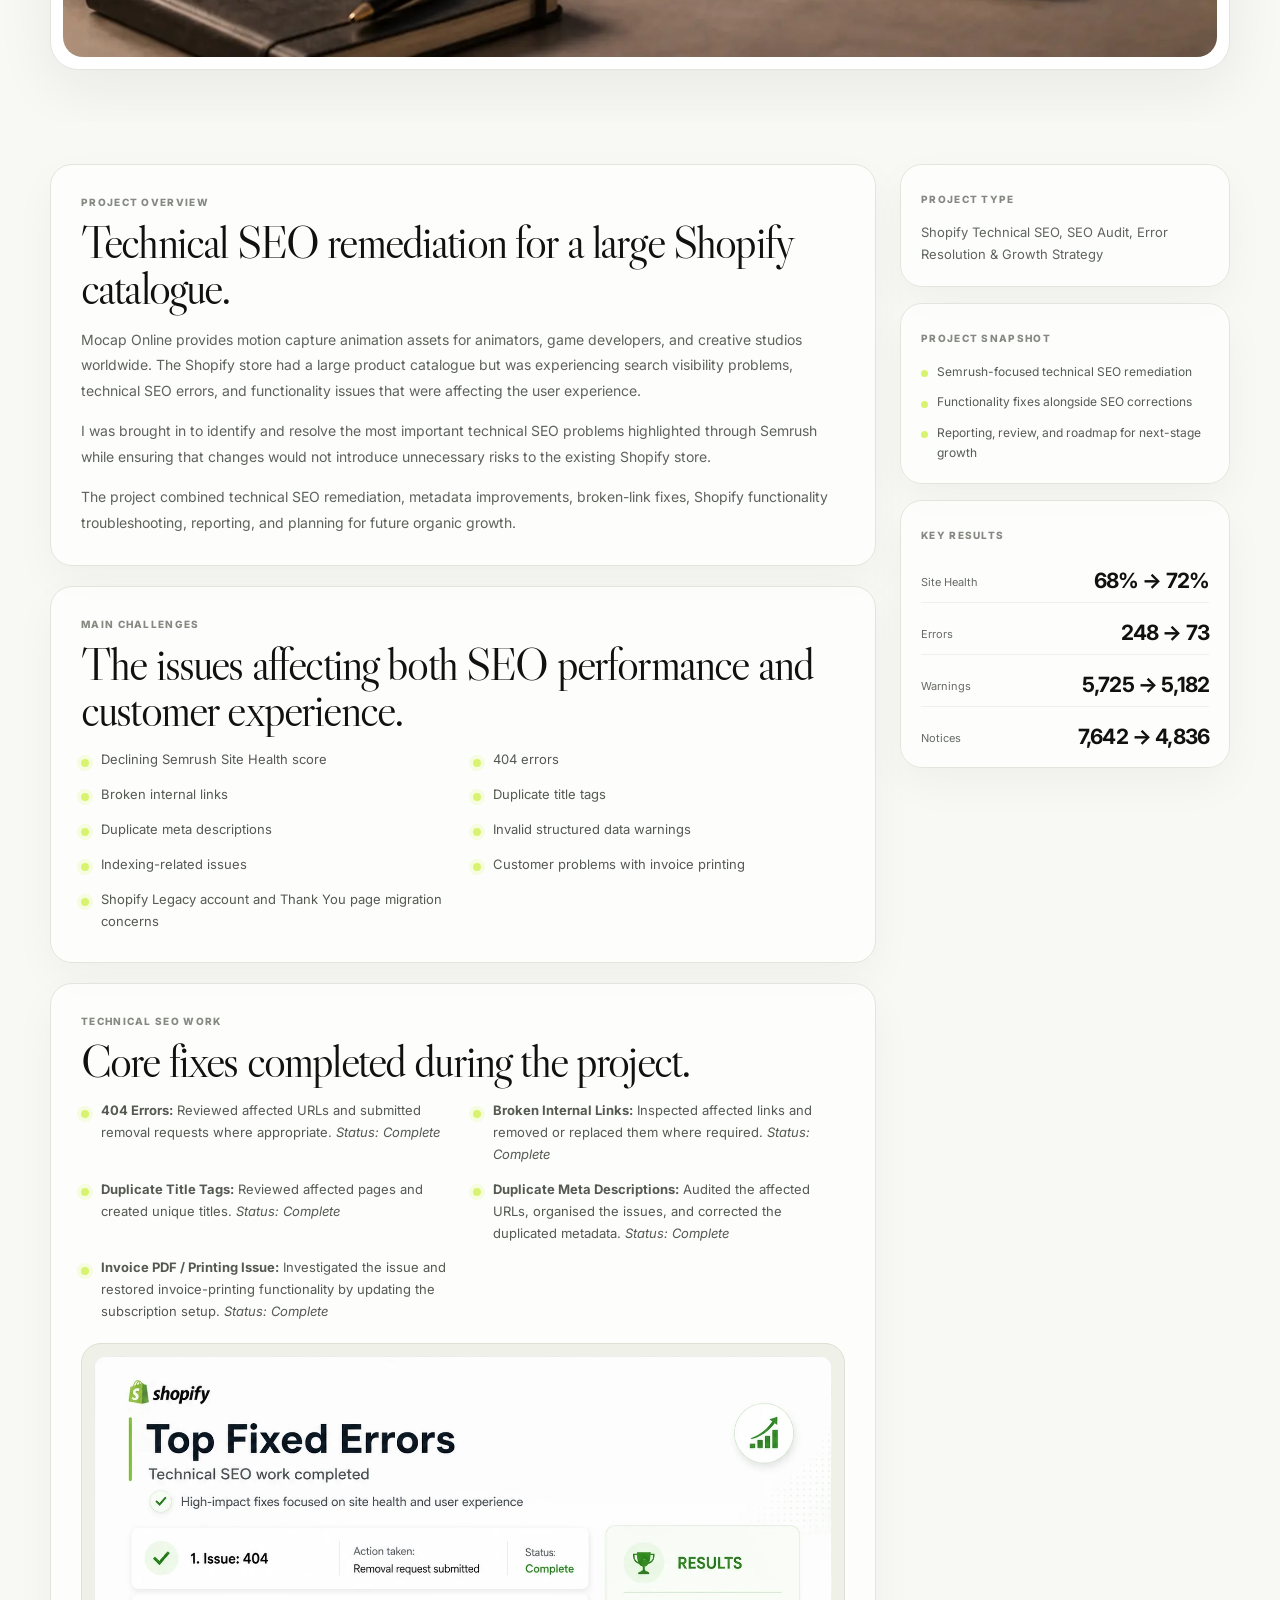
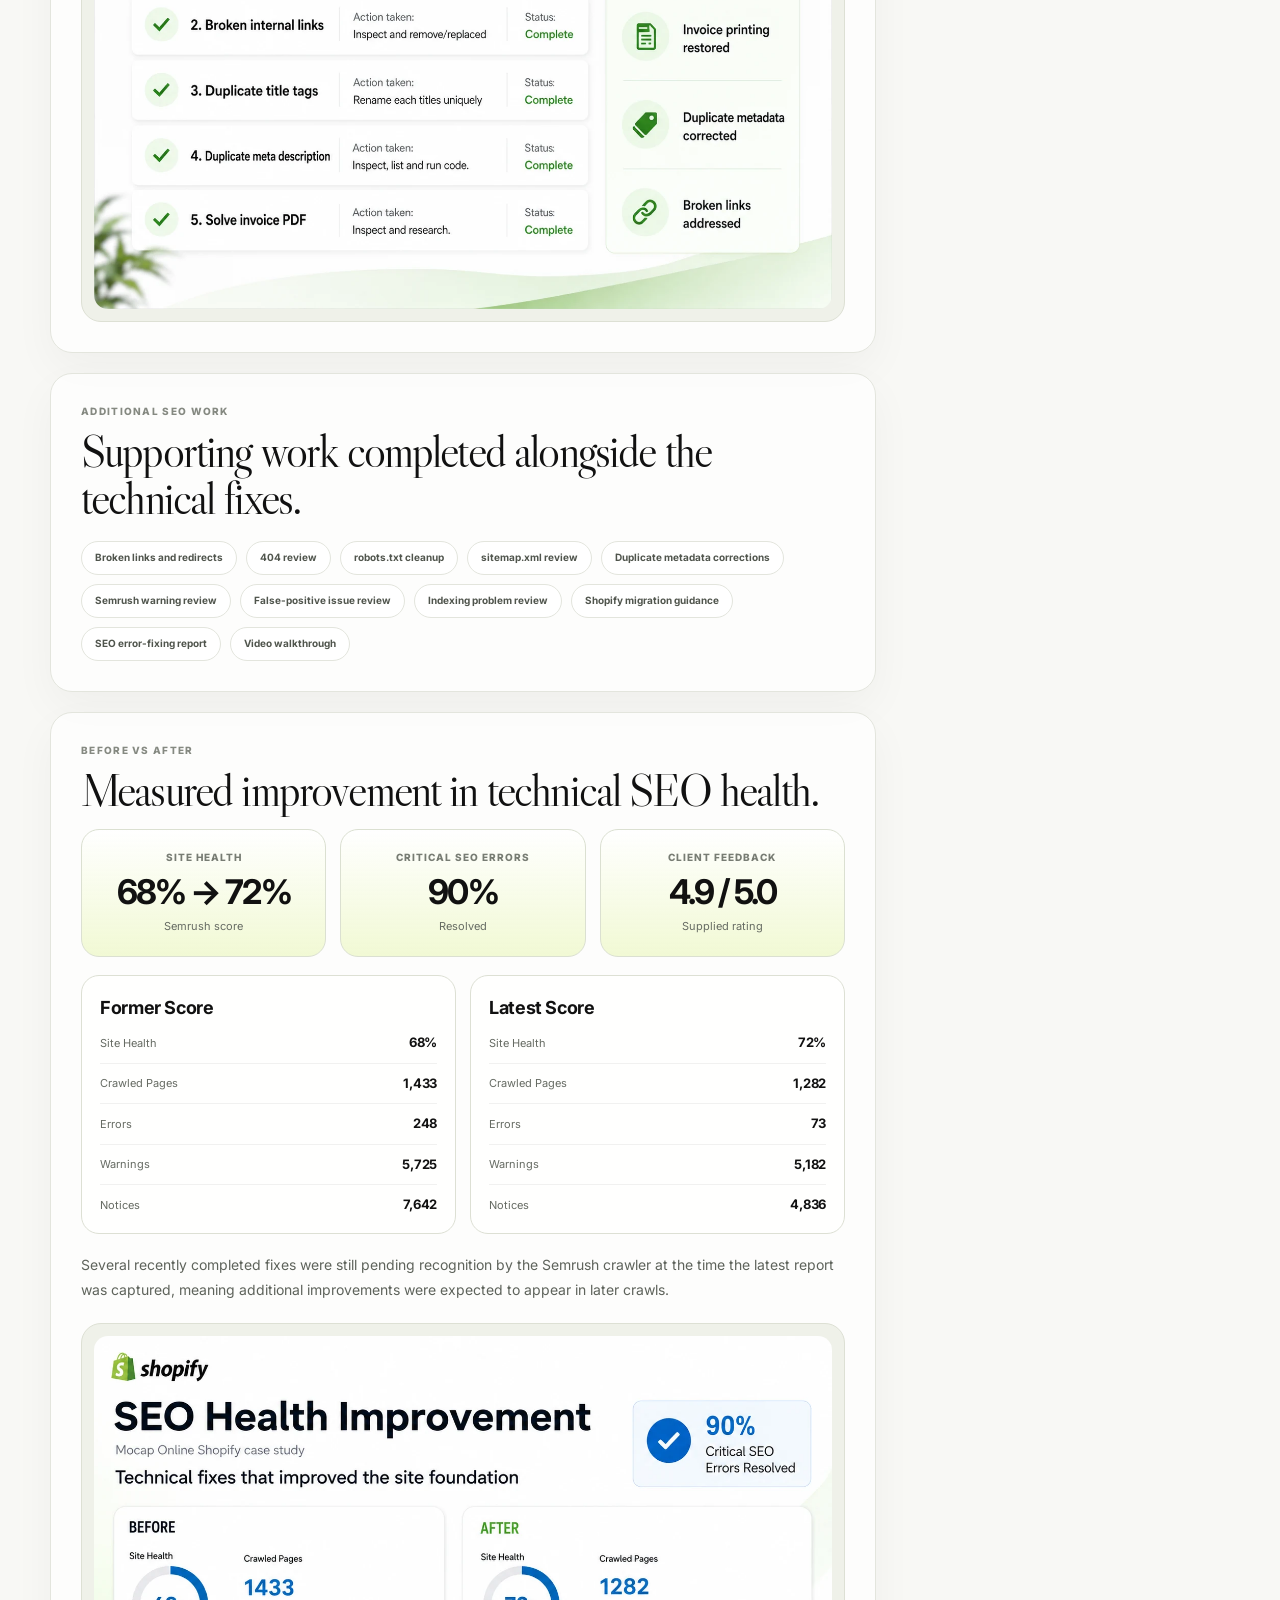
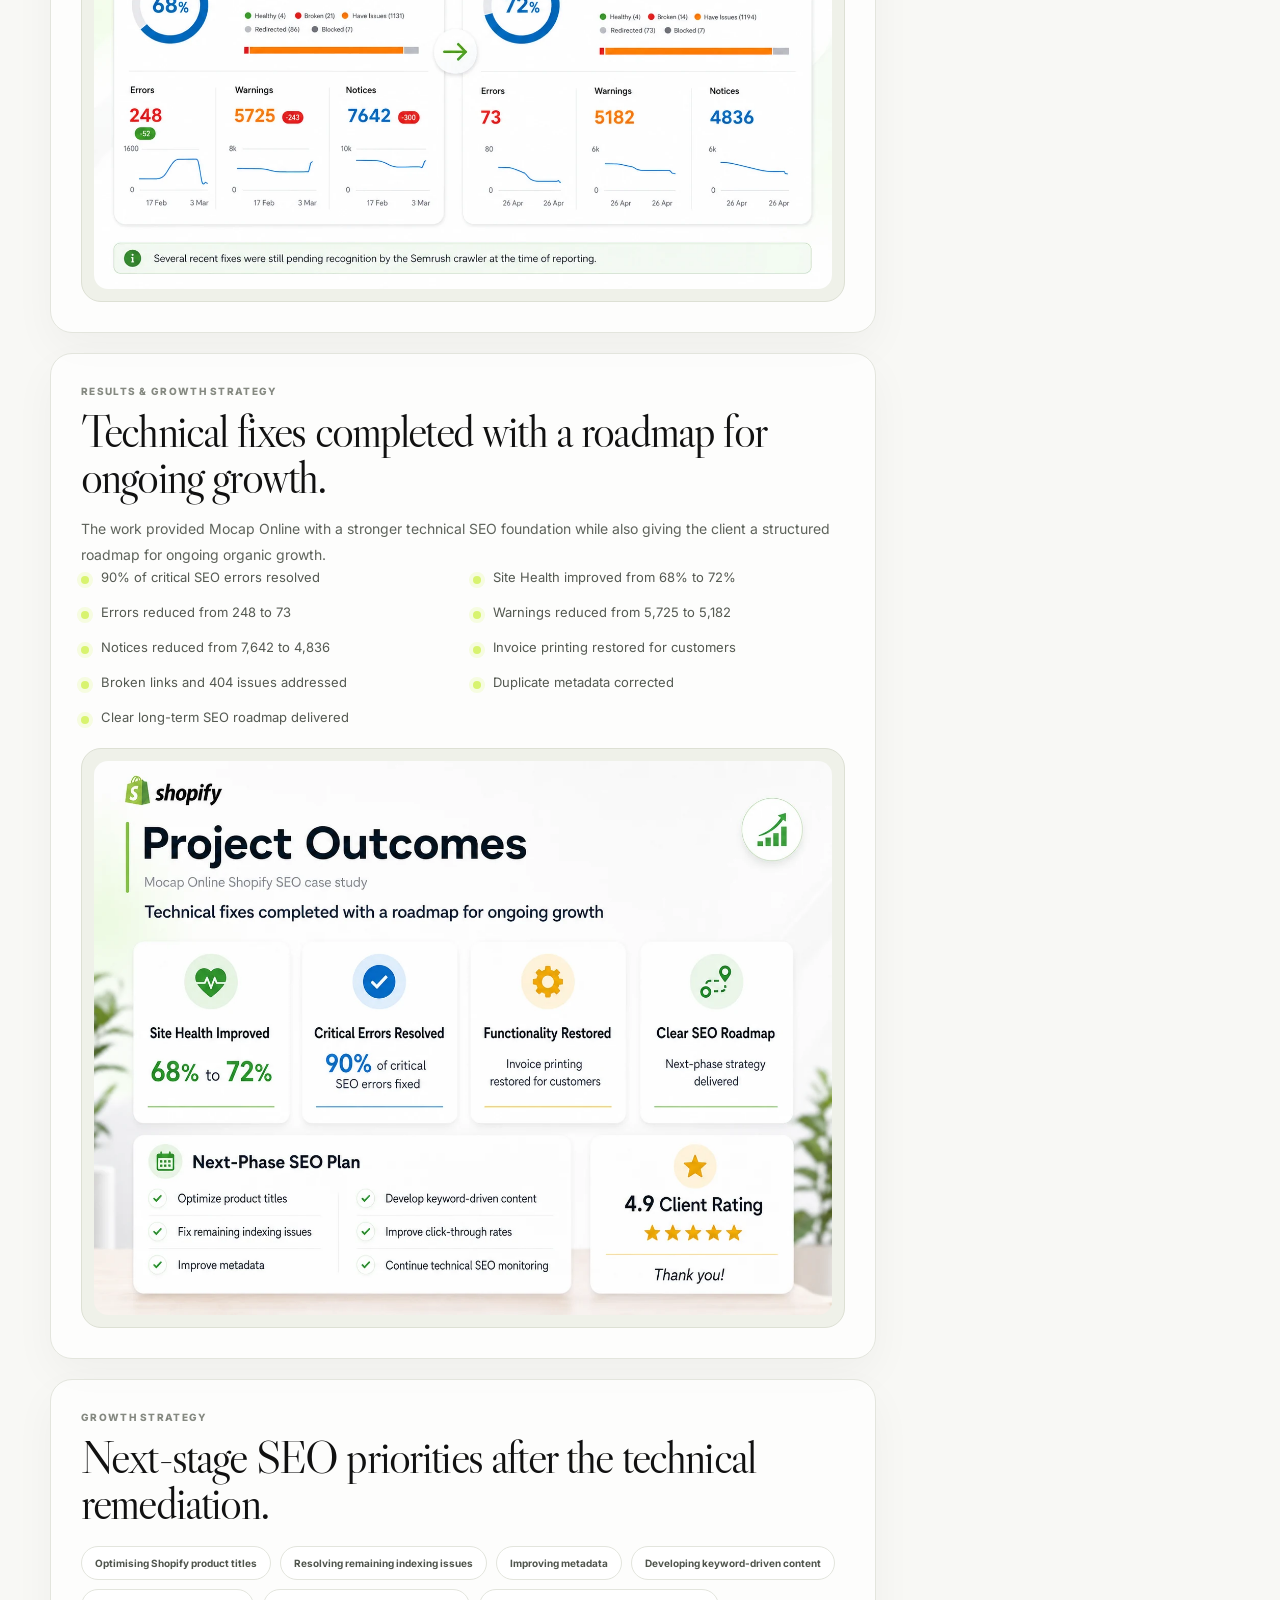
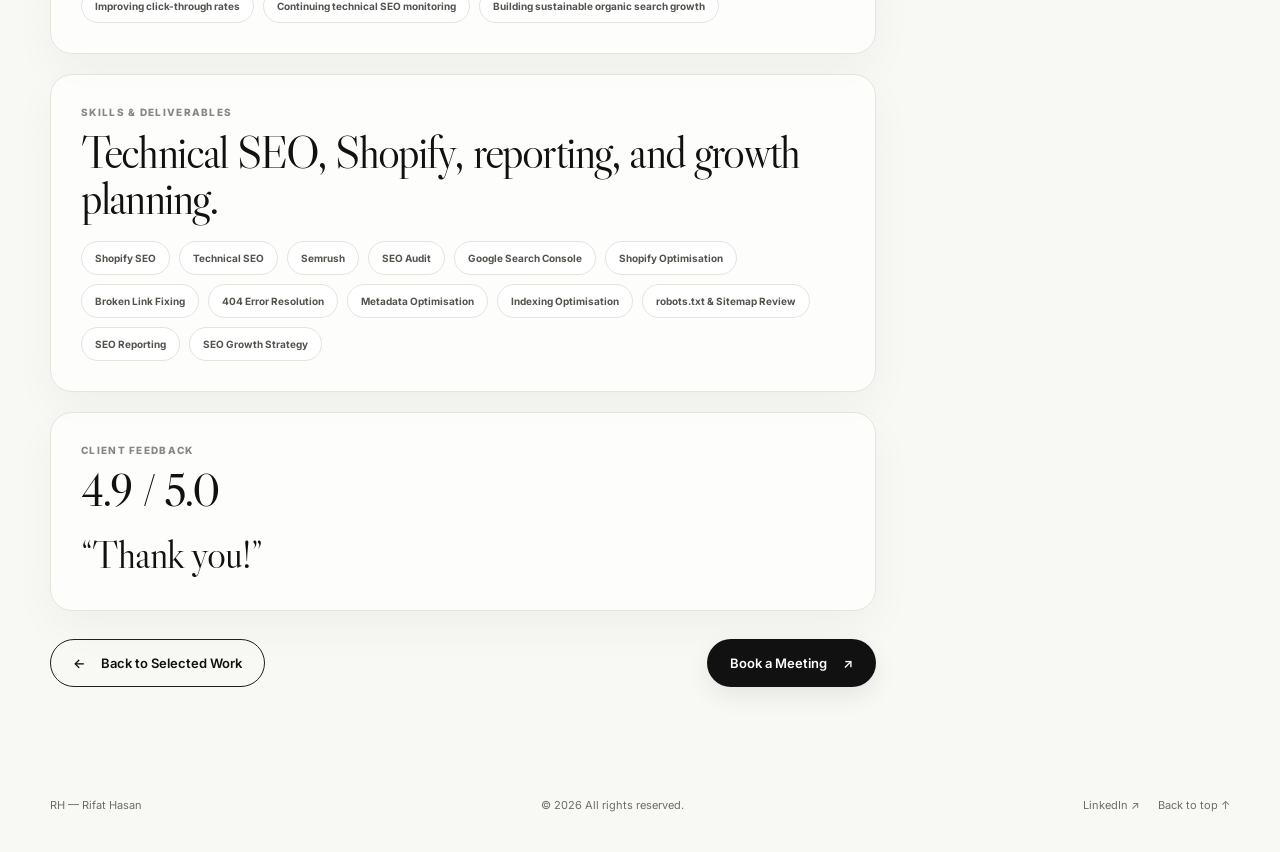
<file: mocap-online-case-study.html>
<!doctype html>
<html lang="en">
<head>
  <meta charset="utf-8" />
  <meta name="viewport" content="width=device-width, initial-scale=1" />
  <meta name="description" content="Mocap Online Shopify SEO optimisation case study by Rifat Hasan — technical SEO fixes, error resolution, and growth strategy." />
  <title>Mocap Online Case Study — Rifat Hasan</title>
  <link rel="preconnect" href="https://fonts.googleapis.com">
  <link rel="preconnect" href="https://fonts.gstatic.com" crossorigin>
  <link href="https://fonts.googleapis.com/css2?family=Inter:wght@400;500;600;700;800&family=Libre+Caslon+Display&display=swap" rel="stylesheet">
  <link rel="stylesheet" href="style.css" />
</head>
<body class="case-page">
  <header class="site-header" id="top">
    <div class="container header-inner">
      <a class="brand" href="index.html" aria-label="Rifat Hasan home">
        <span class="brand-mark">RH</span>
        <span class="brand-copy"><strong>RIFAT HASAN</strong><small>WEB DESIGNER & SEO EXPERT</small></span>
      </a>
      <nav class="desktop-nav" aria-label="Primary navigation">
        <a href="index.html">Home</a>
        <a class="active" href="index.html#work">Work</a>
        <a href="index.html#expertise">Expertise</a>
        <a href="index.html#about">About</a>
        <a href="index.html#contact">Contact</a>
      </nav>
      <a class="btn btn-dark header-cta" href="https://calendly.com/md-rifat-hasanbd/30min" target="_blank" rel="noopener noreferrer">Book a Meeting <span>↗</span></a>
      <button class="menu-toggle" aria-label="Open navigation" aria-expanded="false"><span></span><span></span></button>
    </div>
    <div class="mobile-menu" hidden>
      <a href="index.html">Home</a><a href="index.html#work">Work</a><a href="index.html#expertise">Expertise</a><a href="index.html#about">About</a><a href="index.html#contact">Contact</a>
    </div>
  </header>

  <main>
    <section class="case-hero section-pad">
      <div class="case-hero-glow" aria-hidden="true"></div>
      <div class="container">
        <div class="case-breadcrumb reveal"><a href="index.html#work">← Selected Work</a><span>Mocap Online</span></div>
        <div class="case-hero-grid">
          <div class="case-hero-copy reveal">
            <div class="section-kicker"><span class="status-dot"></span>CASE STUDY</div>
            <p class="case-study-project">Mocap Online</p>
            <h1>Shopify SEO Optimisation – Technical Fixes &amp; Growth Strategy</h1>
            <p class="case-hero-intro">A Shopify technical SEO project focused on resolving critical issues, improving Semrush Site Health, restoring important functionality, and creating a clear roadmap for long-term organic growth.</p>
            <div class="case-hero-tags" aria-label="Project type and role">
              <span>Shopify Technical SEO</span>
              <span>SEO Audit</span>
              <span>Error Resolution</span>
              <span>Growth Strategy</span>
            </div>
          </div>
          <div class="case-hero-role reveal delay-1">
            <small>MY ROLE</small>
            <strong>Shopify SEO Specialist</strong>
            <p>Responsible for auditing the Shopify website, resolving technical SEO issues, improving site health, fixing functional problems affecting customers, reviewing Semrush findings, and creating a long-term organic growth roadmap.</p>
          </div>
        </div>
        <div class="case-hero-media reveal delay-2">
          <img src="assets/mocap-cover.webp" alt="Mocap Online Shopify SEO optimisation case study cover showing technical fixes and growth strategy summary">
        </div>
      </div>
    </section>

    <section class="case-content section-pad-sm">
      <div class="container case-study-layout">
        <div class="case-main">
          <article class="case-panel reveal">
            <div class="case-section-head">
              <small>PROJECT OVERVIEW</small>
              <h2>Technical SEO remediation for a large Shopify catalogue.</h2>
            </div>
            <p>Mocap Online provides motion capture animation assets for animators, game developers, and creative studios worldwide. The Shopify store had a large product catalogue but was experiencing search visibility problems, technical SEO errors, and functionality issues that were affecting the user experience.</p>
            <p>I was brought in to identify and resolve the most important technical SEO problems highlighted through Semrush while ensuring that changes would not introduce unnecessary risks to the existing Shopify store.</p>
            <p>The project combined technical SEO remediation, metadata improvements, broken-link fixes, Shopify functionality troubleshooting, reporting, and planning for future organic growth.</p>
          </article>

          <article class="case-panel reveal delay-1">
            <div class="case-section-head">
              <small>MAIN CHALLENGES</small>
              <h2>The issues affecting both SEO performance and customer experience.</h2>
            </div>
            <ul class="case-list">
              <li>Declining Semrush Site Health score</li>
              <li>404 errors</li>
              <li>Broken internal links</li>
              <li>Duplicate title tags</li>
              <li>Duplicate meta descriptions</li>
              <li>Invalid structured data warnings</li>
              <li>Indexing-related issues</li>
              <li>Customer problems with invoice printing</li>
              <li>Shopify Legacy account and Thank You page migration concerns</li>
            </ul>
          </article>

          <article class="case-panel reveal">
            <div class="case-section-head">
              <small>TECHNICAL SEO WORK</small>
              <h2>Core fixes completed during the project.</h2>
            </div>
            <ul class="case-list">
              <li><strong>404 Errors:</strong> Reviewed affected URLs and submitted removal requests where appropriate. <em>Status: Complete</em></li>
              <li><strong>Broken Internal Links:</strong> Inspected affected links and removed or replaced them where required. <em>Status: Complete</em></li>
              <li><strong>Duplicate Title Tags:</strong> Reviewed affected pages and created unique titles. <em>Status: Complete</em></li>
              <li><strong>Duplicate Meta Descriptions:</strong> Audited the affected URLs, organised the issues, and corrected the duplicated metadata. <em>Status: Complete</em></li>
              <li><strong>Invoice PDF / Printing Issue:</strong> Investigated the issue and restored invoice-printing functionality by updating the subscription setup. <em>Status: Complete</em></li>
            </ul>
            <div class="case-media-frame">
              <img src="assets/mocap-fixed-errors.webp" alt="Top fixed errors for Mocap Online including 404 errors, broken internal links, duplicate title tags, duplicate meta descriptions, and invoice PDF functionality">
            </div>
          </article>

          <article class="case-panel reveal delay-1">
            <div class="case-section-head">
              <small>ADDITIONAL SEO WORK</small>
              <h2>Supporting work completed alongside the technical fixes.</h2>
            </div>
            <div class="case-chip-row" aria-label="Additional SEO work items">
              <span>Broken links and redirects</span>
              <span>404 review</span>
              <span>robots.txt cleanup</span>
              <span>sitemap.xml review</span>
              <span>Duplicate metadata corrections</span>
              <span>Semrush warning review</span>
              <span>False-positive issue review</span>
              <span>Indexing problem review</span>
              <span>Shopify migration guidance</span>
              <span>SEO error-fixing report</span>
              <span>Video walkthrough</span>
            </div>
          </article>

          <article class="case-panel case-performance reveal">
            <div class="case-section-head">
              <small>BEFORE VS AFTER</small>
              <h2>Measured improvement in technical SEO health.</h2>
            </div>
            <div class="case-score-grid">
              <article class="case-score-card"><span>Site Health</span><strong>68% → 72%</strong><p>Semrush score</p></article>
              <article class="case-score-card"><span>Critical SEO Errors</span><strong>90%</strong><p>Resolved</p></article>
              <article class="case-score-card"><span>Client Feedback</span><strong>4.9 / 5.0</strong><p>Supplied rating</p></article>
            </div>
            <div class="case-metrics-grid">
              <article class="case-metric-box">
                <h3>Former Score</h3>
                <ul>
                  <li><span>Site Health</span><strong>68%</strong></li>
                  <li><span>Crawled Pages</span><strong>1,433</strong></li>
                  <li><span>Errors</span><strong>248</strong></li>
                  <li><span>Warnings</span><strong>5,725</strong></li>
                  <li><span>Notices</span><strong>7,642</strong></li>
                </ul>
              </article>
              <article class="case-metric-box">
                <h3>Latest Score</h3>
                <ul>
                  <li><span>Site Health</span><strong>72%</strong></li>
                  <li><span>Crawled Pages</span><strong>1,282</strong></li>
                  <li><span>Errors</span><strong>73</strong></li>
                  <li><span>Warnings</span><strong>5,182</strong></li>
                  <li><span>Notices</span><strong>4,836</strong></li>
                </ul>
              </article>
            </div>
            <p>Several recently completed fixes were still pending recognition by the Semrush crawler at the time the latest report was captured, meaning additional improvements were expected to appear in later crawls.</p>
            <div class="case-media-frame case-media-frame--performance">
              <img src="assets/mocap-score-comparison.webp" alt="Mocap Online SEO health comparison showing former score and latest score in Semrush">
            </div>
          </article>

          <article class="case-panel case-showcase reveal delay-1">
            <div class="case-section-head">
              <small>RESULTS &amp; GROWTH STRATEGY</small>
              <h2>Technical fixes completed with a roadmap for ongoing growth.</h2>
            </div>
            <p>The work provided Mocap Online with a stronger technical SEO foundation while also giving the client a structured roadmap for ongoing organic growth.</p>
            <ul class="case-list">
              <li>90% of critical SEO errors resolved</li>
              <li>Site Health improved from 68% to 72%</li>
              <li>Errors reduced from 248 to 73</li>
              <li>Warnings reduced from 5,725 to 5,182</li>
              <li>Notices reduced from 7,642 to 4,836</li>
              <li>Invoice printing restored for customers</li>
              <li>Broken links and 404 issues addressed</li>
              <li>Duplicate metadata corrected</li>
              <li>Clear long-term SEO roadmap delivered</li>
            </ul>
            <div class="case-media-frame">
              <img src="assets/mocap-outcomes.webp" alt="Mocap Online project outcomes showing site health improvement, critical errors resolved, functionality restored, and next-phase SEO plan">
            </div>
          </article>

          <article class="case-panel reveal">
            <div class="case-section-head">
              <small>GROWTH STRATEGY</small>
              <h2>Next-stage SEO priorities after the technical remediation.</h2>
            </div>
            <div class="case-chip-row" aria-label="Growth strategy items">
              <span>Optimising Shopify product titles</span>
              <span>Resolving remaining indexing issues</span>
              <span>Improving metadata</span>
              <span>Developing keyword-driven content</span>
              <span>Improving click-through rates</span>
              <span>Continuing technical SEO monitoring</span>
              <span>Building sustainable organic search growth</span>
            </div>
          </article>

          <article class="case-panel reveal delay-1">
            <div class="case-section-head">
              <small>SKILLS &amp; DELIVERABLES</small>
              <h2>Technical SEO, Shopify, reporting, and growth planning.</h2>
            </div>
            <div class="case-chip-row" aria-label="Skills and deliverables">
              <span>Shopify SEO</span>
              <span>Technical SEO</span>
              <span>Semrush</span>
              <span>SEO Audit</span>
              <span>Google Search Console</span>
              <span>Shopify Optimisation</span>
              <span>Broken Link Fixing</span>
              <span>404 Error Resolution</span>
              <span>Metadata Optimisation</span>
              <span>Indexing Optimisation</span>
              <span>robots.txt &amp; Sitemap Review</span>
              <span>SEO Reporting</span>
              <span>SEO Growth Strategy</span>
            </div>
          </article>

          <article class="case-panel case-feedback reveal">
            <div class="case-section-head">
              <small>CLIENT FEEDBACK</small>
              <h2>4.9 / 5.0</h2>
            </div>
            <blockquote>“Thank you!”</blockquote>
          </article>

          <div class="case-end-nav reveal">
            <a class="btn btn-light" href="index.html#work"><span>←</span> Back to Selected Work</a>
            <a class="btn btn-dark" href="https://calendly.com/md-rifat-hasanbd/30min" target="_blank" rel="noopener noreferrer">Book a Meeting <span>↗</span></a>
          </div>
        </div>

        <aside class="case-sidebar reveal delay-2">
          <article class="case-side-card">
            <small>PROJECT TYPE</small>
            <p>Shopify Technical SEO, SEO Audit, Error Resolution &amp; Growth Strategy</p>
          </article>
          <article class="case-side-card">
            <small>PROJECT SNAPSHOT</small>
            <ul class="case-side-list">
              <li>Semrush-focused technical SEO remediation</li>
              <li>Functionality fixes alongside SEO corrections</li>
              <li>Reporting, review, and roadmap for next-stage growth</li>
            </ul>
          </article>
          <article class="case-side-card">
            <small>KEY RESULTS</small>
            <div class="case-side-stats">
              <div><span>Site Health</span><strong>68% → 72%</strong></div>
              <div><span>Errors</span><strong>248 → 73</strong></div>
              <div><span>Warnings</span><strong>5,725 → 5,182</strong></div>
              <div><span>Notices</span><strong>7,642 → 4,836</strong></div>
            </div>
          </article>
        </aside>
      </div>
    </section>
  </main>

  <footer class="site-footer">
    <div class="container footer-inner"><span>RH — Rifat Hasan</span><span>© <span id="year"></span> All rights reserved.</span><div class="footer-links"><a href="https://www.linkedin.com/in/md-rifat-hasan-wp/" target="_blank" rel="noopener noreferrer" aria-label="Rifat Hasan on LinkedIn">LinkedIn ↗</a><a href="#top" class="back-to-top" onclick="window.scrollTo({top:0,left:0,behavior:'smooth'}); return false;">Back to top ↑</a></div></div>
  </footer>
  <script src="script.js"></script>
</body>
</html>
</file>
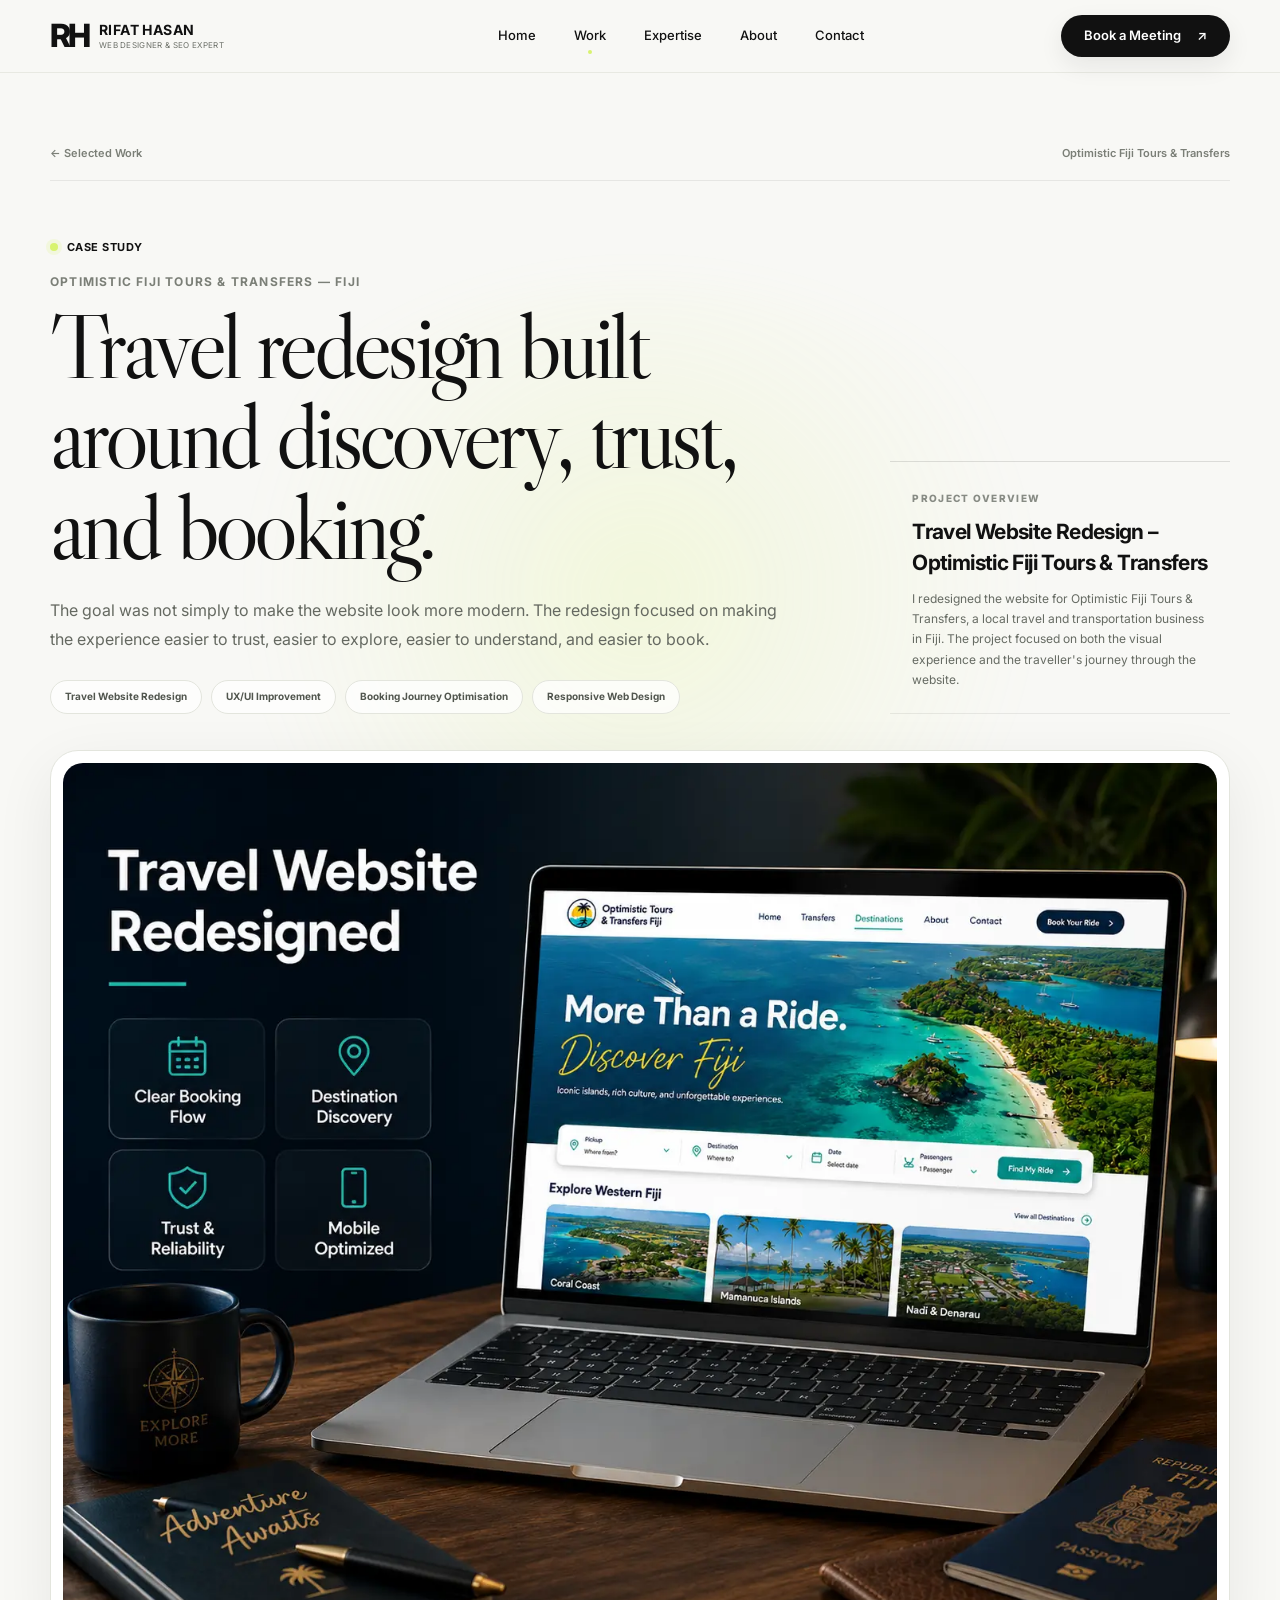
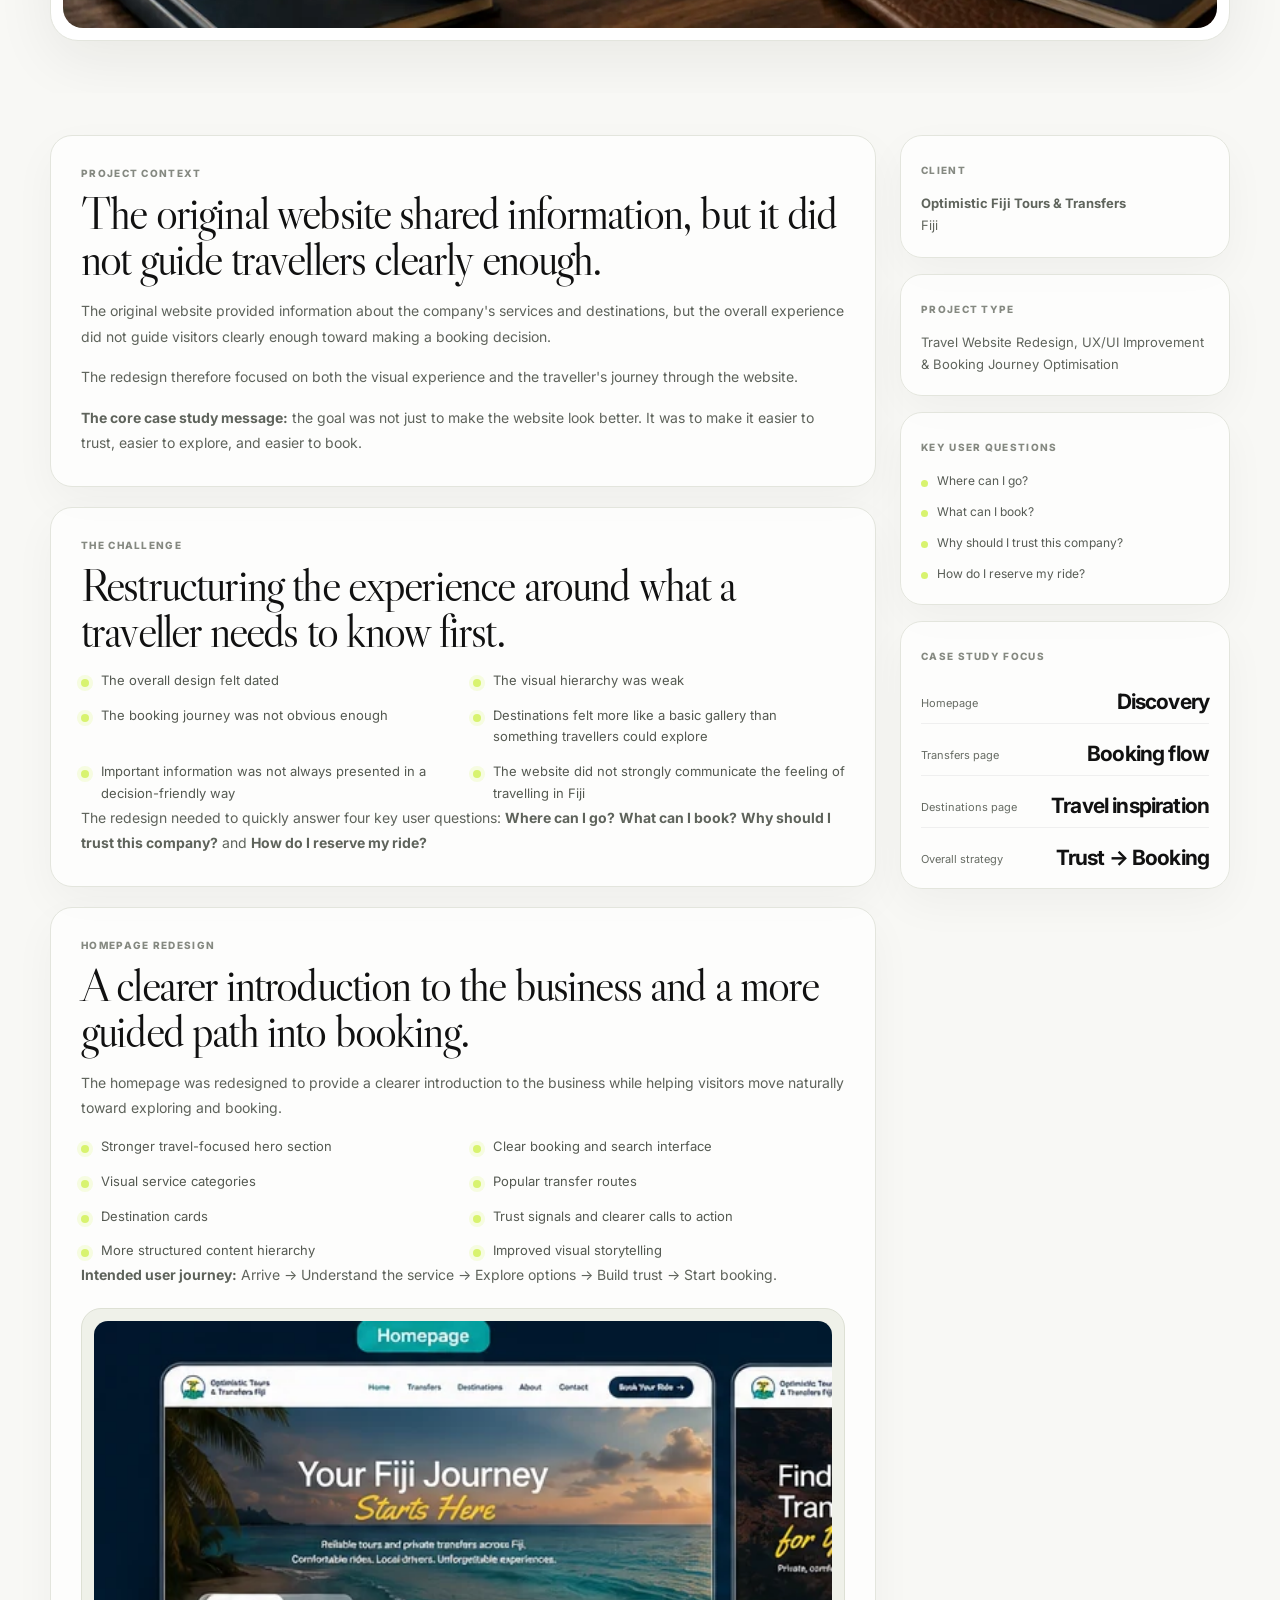
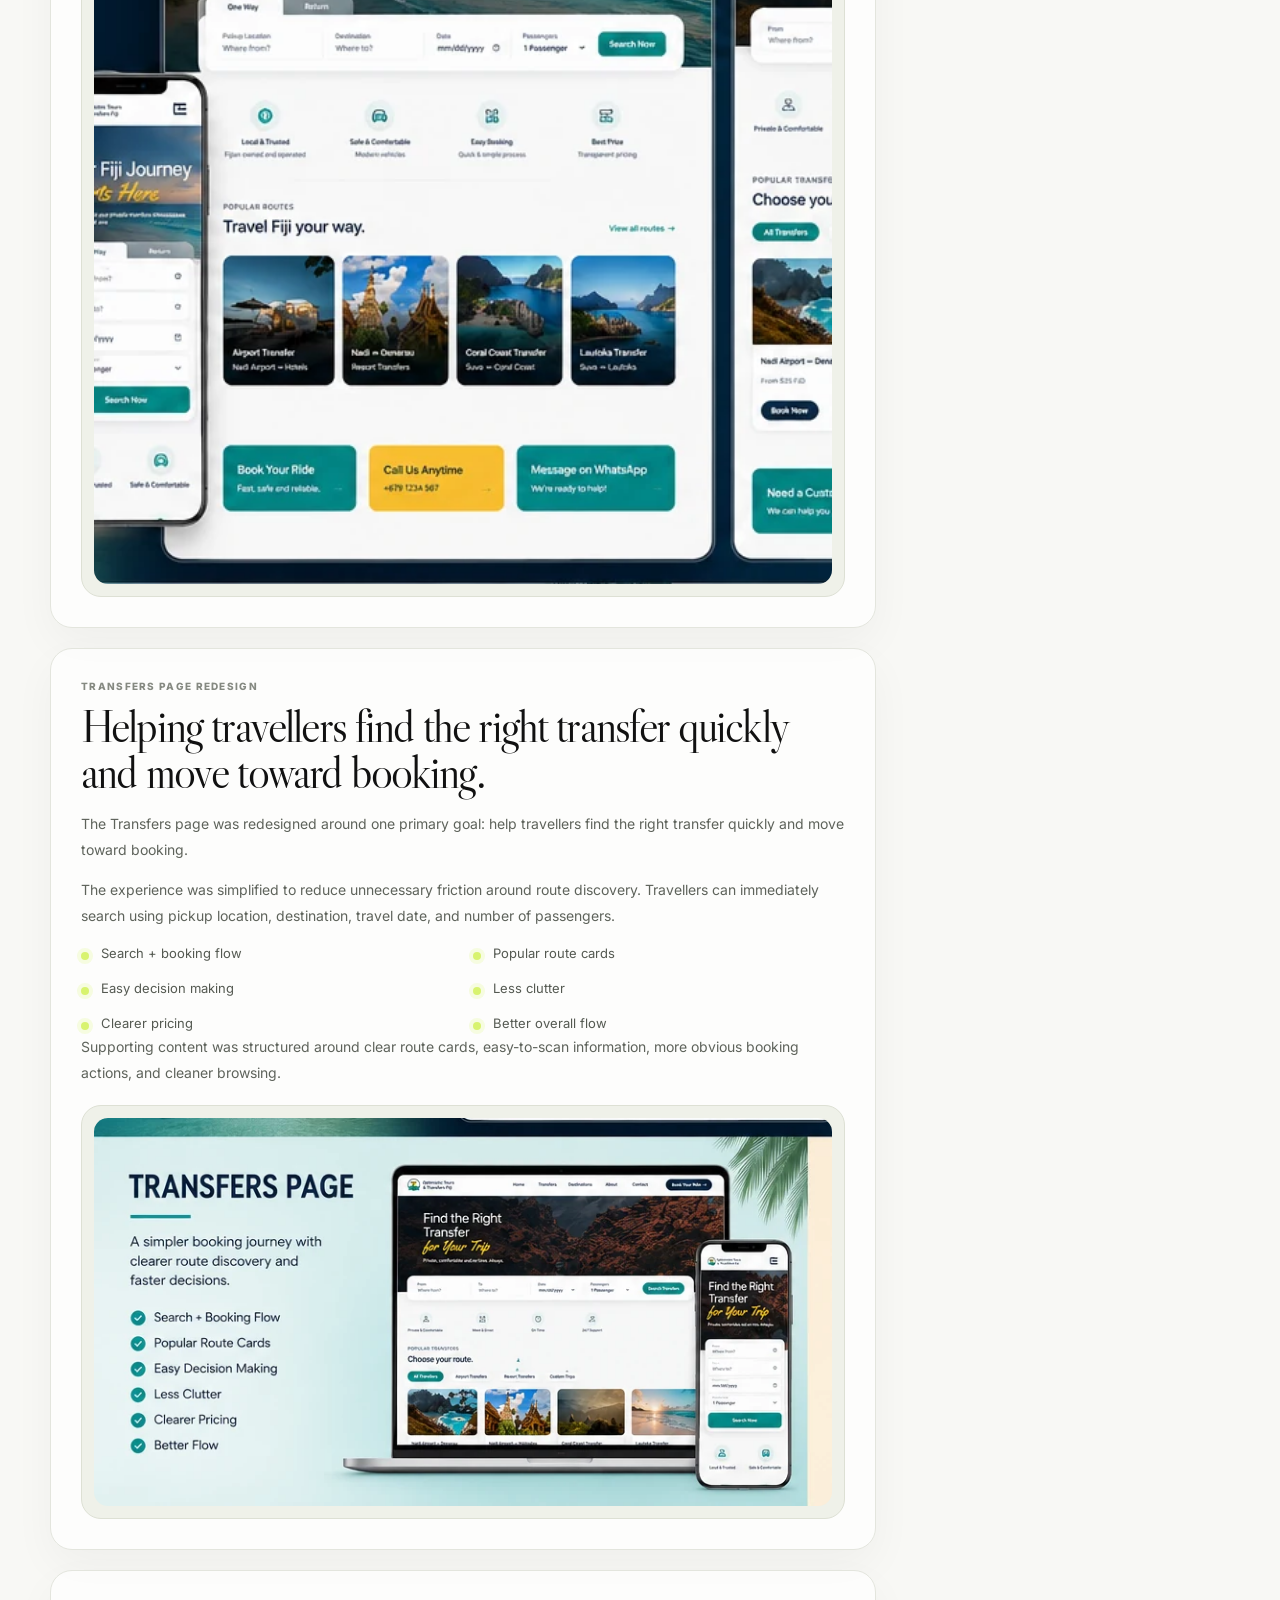
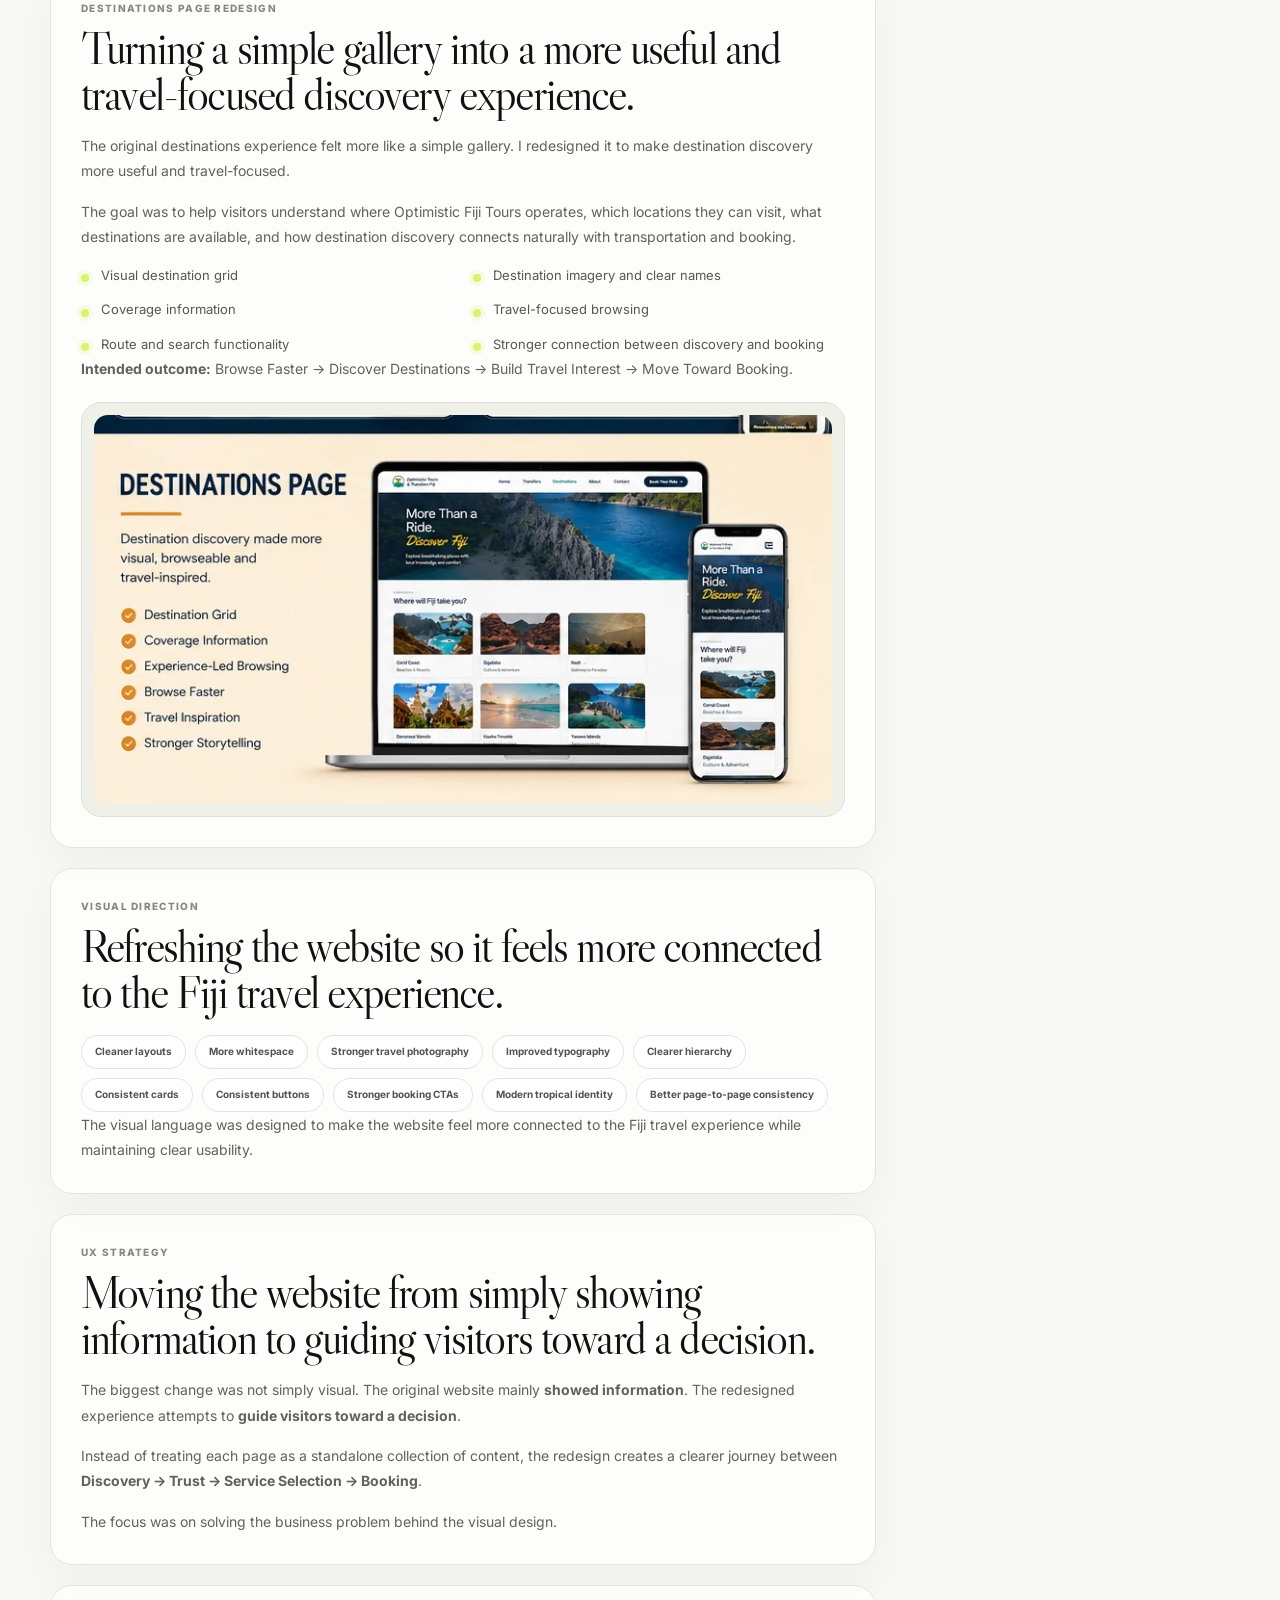
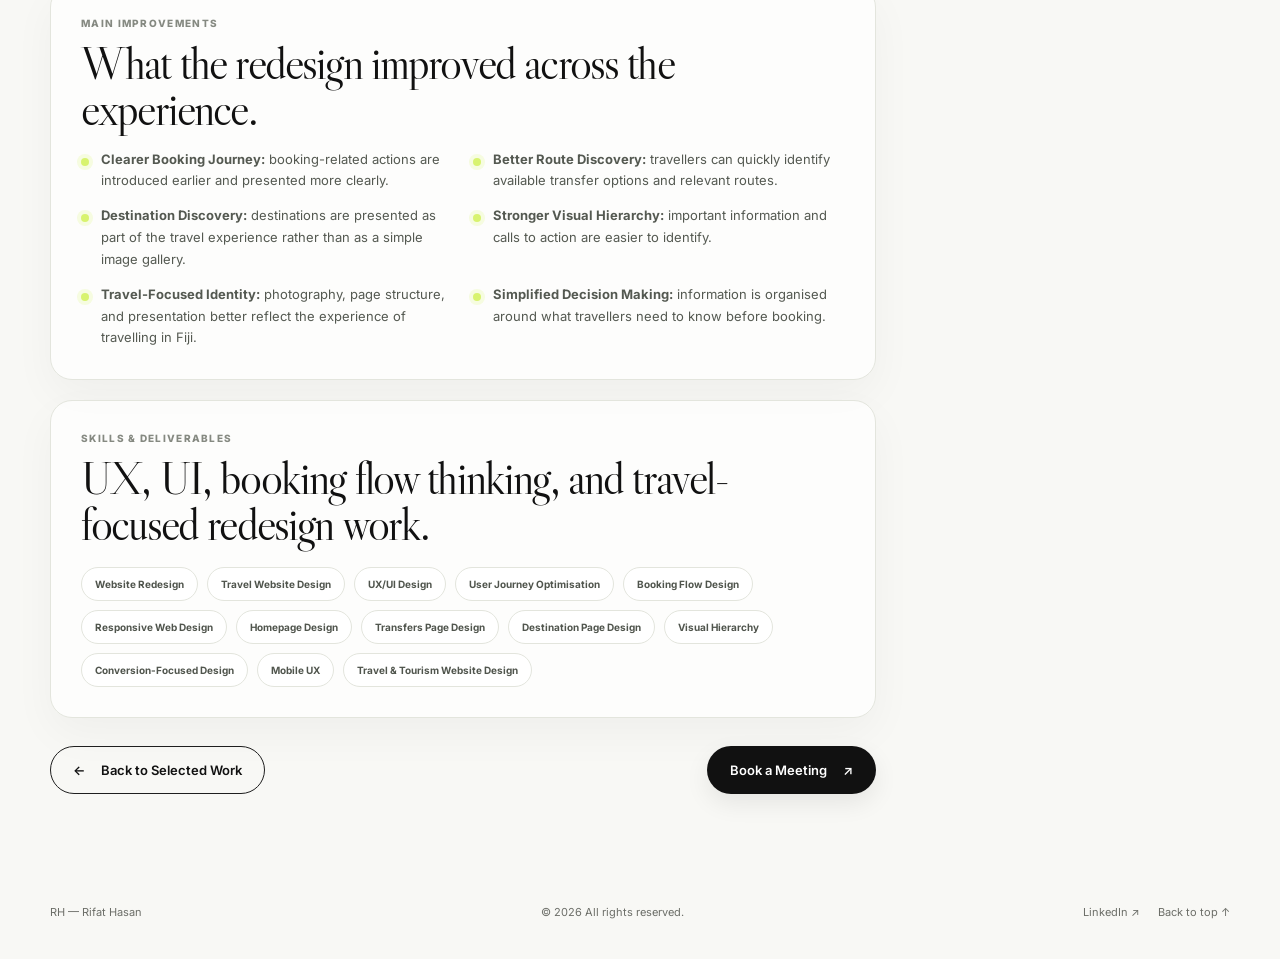
<file: optimistic-fiji-tours-case-study.html>
<!doctype html>
<html lang="en">
<head>
  <meta charset="utf-8" />
  <meta name="viewport" content="width=device-width, initial-scale=1" />
  <meta name="description" content="Travel Website Redesign case study for Optimistic Fiji Tours & Transfers by Rifat Hasan — a travel-focused redesign centred on discovery, trust, and booking." />
  <title>Optimistic Fiji Tours & Transfers Case Study — Rifat Hasan</title>
  <link rel="preconnect" href="https://fonts.googleapis.com">
  <link rel="preconnect" href="https://fonts.gstatic.com" crossorigin>
  <link href="https://fonts.googleapis.com/css2?family=Inter:wght@400;500;600;700;800&family=Libre+Caslon+Display&display=swap" rel="stylesheet">
  <link rel="stylesheet" href="style.css" />
</head>
<body class="case-page">
  <header class="site-header" id="top">
    <div class="container header-inner">
      <a class="brand" href="index.html" aria-label="Rifat Hasan home">
        <span class="brand-mark">RH</span>
        <span class="brand-copy"><strong>RIFAT HASAN</strong><small>WEB DESIGNER &amp; SEO EXPERT</small></span>
      </a>
      <nav class="desktop-nav" aria-label="Primary navigation">
        <a href="index.html">Home</a>
        <a class="active" href="index.html#work">Work</a>
        <a href="index.html#expertise">Expertise</a>
        <a href="index.html#about">About</a>
        <a href="index.html#contact">Contact</a>
      </nav>
      <a class="btn btn-dark header-cta" href="https://calendly.com/md-rifat-hasanbd/30min" target="_blank" rel="noopener noreferrer">Book a Meeting <span>↗</span></a>
      <button class="menu-toggle" aria-label="Open navigation" aria-expanded="false"><span></span><span></span></button>
    </div>
    <div class="mobile-menu" hidden>
      <a href="index.html">Home</a><a href="index.html#work">Work</a><a href="index.html#expertise">Expertise</a><a href="index.html#about">About</a><a href="index.html#contact">Contact</a>
    </div>
  </header>

  <main>
    <section class="case-hero section-pad">
      <div class="case-hero-glow" aria-hidden="true"></div>
      <div class="container">
        <div class="case-breadcrumb reveal"><a href="index.html#work">← Selected Work</a><span>Optimistic Fiji Tours &amp; Transfers</span></div>
        <div class="case-hero-grid">
          <div class="case-hero-copy reveal">
            <div class="section-kicker"><span class="status-dot"></span>CASE STUDY</div>
            <p class="case-study-project">Optimistic Fiji Tours &amp; Transfers — Fiji</p>
            <h1>Travel redesign built around discovery, trust, and booking.</h1>
            <p class="case-hero-intro">The goal was not simply to make the website look more modern. The redesign focused on making the experience easier to trust, easier to explore, easier to understand, and easier to book.</p>
            <div class="case-hero-tags" aria-label="Project tags">
              <span>Travel Website Redesign</span>
              <span>UX/UI Improvement</span>
              <span>Booking Journey Optimisation</span>
              <span>Responsive Web Design</span>
            </div>
          </div>
          <div class="case-hero-role reveal delay-1">
            <small>PROJECT OVERVIEW</small>
            <strong>Travel Website Redesign – Optimistic Fiji Tours &amp; Transfers</strong>
            <p>I redesigned the website for Optimistic Fiji Tours &amp; Transfers, a local travel and transportation business in Fiji. The project focused on both the visual experience and the traveller's journey through the website.</p>
          </div>
        </div>
        <div class="case-hero-media reveal delay-2">
          <img src="assets/optimistic-fiji-cover.webp" alt="Travel Website Redesign showcase for Optimistic Fiji Tours & Transfers showing homepage, transfers page, destinations page, and responsive layouts">
        </div>
      </div>
    </section>

    <section class="case-content section-pad-sm">
      <div class="container case-study-layout">
        <div class="case-main">
          <article class="case-panel reveal">
            <div class="case-section-head">
              <small>PROJECT CONTEXT</small>
              <h2>The original website shared information, but it did not guide travellers clearly enough.</h2>
            </div>
            <p>The original website provided information about the company's services and destinations, but the overall experience did not guide visitors clearly enough toward making a booking decision.</p>
            <p>The redesign therefore focused on both the visual experience and the traveller's journey through the website.</p>
            <p><strong>The core case study message:</strong> the goal was not just to make the website look better. It was to make it easier to trust, easier to explore, and easier to book.</p>
          </article>

          <article class="case-panel reveal delay-1">
            <div class="case-section-head">
              <small>THE CHALLENGE</small>
              <h2>Restructuring the experience around what a traveller needs to know first.</h2>
            </div>
            <ul class="case-list">
              <li>The overall design felt dated</li>
              <li>The visual hierarchy was weak</li>
              <li>The booking journey was not obvious enough</li>
              <li>Destinations felt more like a basic gallery than something travellers could explore</li>
              <li>Important information was not always presented in a decision-friendly way</li>
              <li>The website did not strongly communicate the feeling of travelling in Fiji</li>
            </ul>
            <p class="case-note">The redesign needed to quickly answer four key user questions: <strong>Where can I go?</strong> <strong>What can I book?</strong> <strong>Why should I trust this company?</strong> and <strong>How do I reserve my ride?</strong></p>
          </article>

          <article class="case-panel reveal">
            <div class="case-section-head">
              <small>HOMEPAGE REDESIGN</small>
              <h2>A clearer introduction to the business and a more guided path into booking.</h2>
            </div>
            <p>The homepage was redesigned to provide a clearer introduction to the business while helping visitors move naturally toward exploring and booking.</p>
            <ul class="case-list">
              <li>Stronger travel-focused hero section</li>
              <li>Clear booking and search interface</li>
              <li>Visual service categories</li>
              <li>Popular transfer routes</li>
              <li>Destination cards</li>
              <li>Trust signals and clearer calls to action</li>
              <li>More structured content hierarchy</li>
              <li>Improved visual storytelling</li>
            </ul>
            <p class="case-note"><strong>Intended user journey:</strong> Arrive → Understand the service → Explore options → Build trust → Start booking.</p>
            <div class="case-media-frame">
              <img src="assets/optimistic-fiji-homepage.webp" alt="Optimistic Fiji Tours homepage redesign showing a travel-focused hero, booking interface, service categories, route cards, and trust-building sections">
            </div>
          </article>

          <article class="case-panel reveal delay-1">
            <div class="case-section-head">
              <small>TRANSFERS PAGE REDESIGN</small>
              <h2>Helping travellers find the right transfer quickly and move toward booking.</h2>
            </div>
            <p>The Transfers page was redesigned around one primary goal: help travellers find the right transfer quickly and move toward booking.</p>
            <p>The experience was simplified to reduce unnecessary friction around route discovery. Travellers can immediately search using pickup location, destination, travel date, and number of passengers.</p>
            <ul class="case-list">
              <li>Search + booking flow</li>
              <li>Popular route cards</li>
              <li>Easy decision making</li>
              <li>Less clutter</li>
              <li>Clearer pricing</li>
              <li>Better overall flow</li>
            </ul>
            <p class="case-note">Supporting content was structured around clear route cards, easy-to-scan information, more obvious booking actions, and cleaner browsing.</p>
            <div class="case-media-frame">
              <img src="assets/optimistic-fiji-transfers.webp" alt="Transfers page redesign for Optimistic Fiji Tours showing route search, route cards, mobile view, and streamlined booking flow">
            </div>
          </article>

          <article class="case-panel reveal">
            <div class="case-section-head">
              <small>DESTINATIONS PAGE REDESIGN</small>
              <h2>Turning a simple gallery into a more useful and travel-focused discovery experience.</h2>
            </div>
            <p>The original destinations experience felt more like a simple gallery. I redesigned it to make destination discovery more useful and travel-focused.</p>
            <p>The goal was to help visitors understand where Optimistic Fiji Tours operates, which locations they can visit, what destinations are available, and how destination discovery connects naturally with transportation and booking.</p>
            <ul class="case-list">
              <li>Visual destination grid</li>
              <li>Destination imagery and clear names</li>
              <li>Coverage information</li>
              <li>Travel-focused browsing</li>
              <li>Route and search functionality</li>
              <li>Stronger connection between discovery and booking</li>
            </ul>
            <p class="case-note"><strong>Intended outcome:</strong> Browse Faster → Discover Destinations → Build Travel Interest → Move Toward Booking.</p>
            <div class="case-media-frame">
              <img src="assets/optimistic-fiji-destinations.webp" alt="Destinations page redesign showing a destination grid, travel imagery, service coverage, and a more browseable discovery experience">
            </div>
          </article>

          <article class="case-panel reveal delay-1">
            <div class="case-section-head">
              <small>VISUAL DIRECTION</small>
              <h2>Refreshing the website so it feels more connected to the Fiji travel experience.</h2>
            </div>
            <div class="case-chip-row" aria-label="Visual direction focus">
              <span>Cleaner layouts</span>
              <span>More whitespace</span>
              <span>Stronger travel photography</span>
              <span>Improved typography</span>
              <span>Clearer hierarchy</span>
              <span>Consistent cards</span>
              <span>Consistent buttons</span>
              <span>Stronger booking CTAs</span>
              <span>Modern tropical identity</span>
              <span>Better page-to-page consistency</span>
            </div>
            <p class="case-note">The visual language was designed to make the website feel more connected to the Fiji travel experience while maintaining clear usability.</p>
          </article>

          <article class="case-panel reveal">
            <div class="case-section-head">
              <small>UX STRATEGY</small>
              <h2>Moving the website from simply showing information to guiding visitors toward a decision.</h2>
            </div>
            <p>The biggest change was not simply visual. The original website mainly <strong>showed information</strong>. The redesigned experience attempts to <strong>guide visitors toward a decision</strong>.</p>
            <p>Instead of treating each page as a standalone collection of content, the redesign creates a clearer journey between <strong>Discovery → Trust → Service Selection → Booking</strong>.</p>
            <p>The focus was on solving the business problem behind the visual design.</p>
          </article>

          <article class="case-panel reveal delay-1">
            <div class="case-section-head">
              <small>MAIN IMPROVEMENTS</small>
              <h2>What the redesign improved across the experience.</h2>
            </div>
            <ul class="case-list">
              <li><strong>Clearer Booking Journey:</strong> booking-related actions are introduced earlier and presented more clearly.</li>
              <li><strong>Better Route Discovery:</strong> travellers can quickly identify available transfer options and relevant routes.</li>
              <li><strong>Destination Discovery:</strong> destinations are presented as part of the travel experience rather than as a simple image gallery.</li>
              <li><strong>Stronger Visual Hierarchy:</strong> important information and calls to action are easier to identify.</li>
              <li><strong>Travel-Focused Identity:</strong> photography, page structure, and presentation better reflect the experience of travelling in Fiji.</li>
              <li><strong>Simplified Decision Making:</strong> information is organised around what travellers need to know before booking.</li>
            </ul>
          </article>

          <article class="case-panel reveal">
            <div class="case-section-head">
              <small>SKILLS &amp; DELIVERABLES</small>
              <h2>UX, UI, booking flow thinking, and travel-focused redesign work.</h2>
            </div>
            <div class="case-chip-row" aria-label="Skills and deliverables">
              <span>Website Redesign</span>
              <span>Travel Website Design</span>
              <span>UX/UI Design</span>
              <span>User Journey Optimisation</span>
              <span>Booking Flow Design</span>
              <span>Responsive Web Design</span>
              <span>Homepage Design</span>
              <span>Transfers Page Design</span>
              <span>Destination Page Design</span>
              <span>Visual Hierarchy</span>
              <span>Conversion-Focused Design</span>
              <span>Mobile UX</span>
              <span>Travel &amp; Tourism Website Design</span>
            </div>
          </article>

          <div class="case-end-nav reveal">
            <a class="btn btn-light" href="index.html#work"><span>←</span> Back to Selected Work</a>
            <a class="btn btn-dark" href="https://calendly.com/md-rifat-hasanbd/30min" target="_blank" rel="noopener noreferrer">Book a Meeting <span>↗</span></a>
          </div>
        </div>

        <aside class="case-sidebar reveal delay-2">
          <article class="case-side-card">
            <small>CLIENT</small>
            <p><strong>Optimistic Fiji Tours &amp; Transfers</strong><br>Fiji</p>
          </article>
          <article class="case-side-card">
            <small>PROJECT TYPE</small>
            <p>Travel Website Redesign, UX/UI Improvement &amp; Booking Journey Optimisation</p>
          </article>
          <article class="case-side-card">
            <small>KEY USER QUESTIONS</small>
            <ul class="case-side-list">
              <li>Where can I go?</li>
              <li>What can I book?</li>
              <li>Why should I trust this company?</li>
              <li>How do I reserve my ride?</li>
            </ul>
          </article>
          <article class="case-side-card">
            <small>CASE STUDY FOCUS</small>
            <div class="case-side-stats">
              <div><span>Homepage</span><strong>Discovery</strong></div>
              <div><span>Transfers page</span><strong>Booking flow</strong></div>
              <div><span>Destinations page</span><strong>Travel inspiration</strong></div>
              <div><span>Overall strategy</span><strong>Trust → Booking</strong></div>
            </div>
          </article>
        </aside>
      </div>
    </section>
  </main>

  <footer class="site-footer">
    <div class="container footer-inner"><span>RH — Rifat Hasan</span><span>© <span id="year"></span> All rights reserved.</span><div class="footer-links"><a href="https://www.linkedin.com/in/md-rifat-hasan-wp/" target="_blank" rel="noopener noreferrer" aria-label="Rifat Hasan on LinkedIn">LinkedIn ↗</a><a href="#top" class="back-to-top" onclick="window.scrollTo({top:0,left:0,behavior:'smooth'}); return false;">Back to top ↑</a></div></div>
  </footer>
  <script src="script.js"></script>
</body>
</html>
</file>
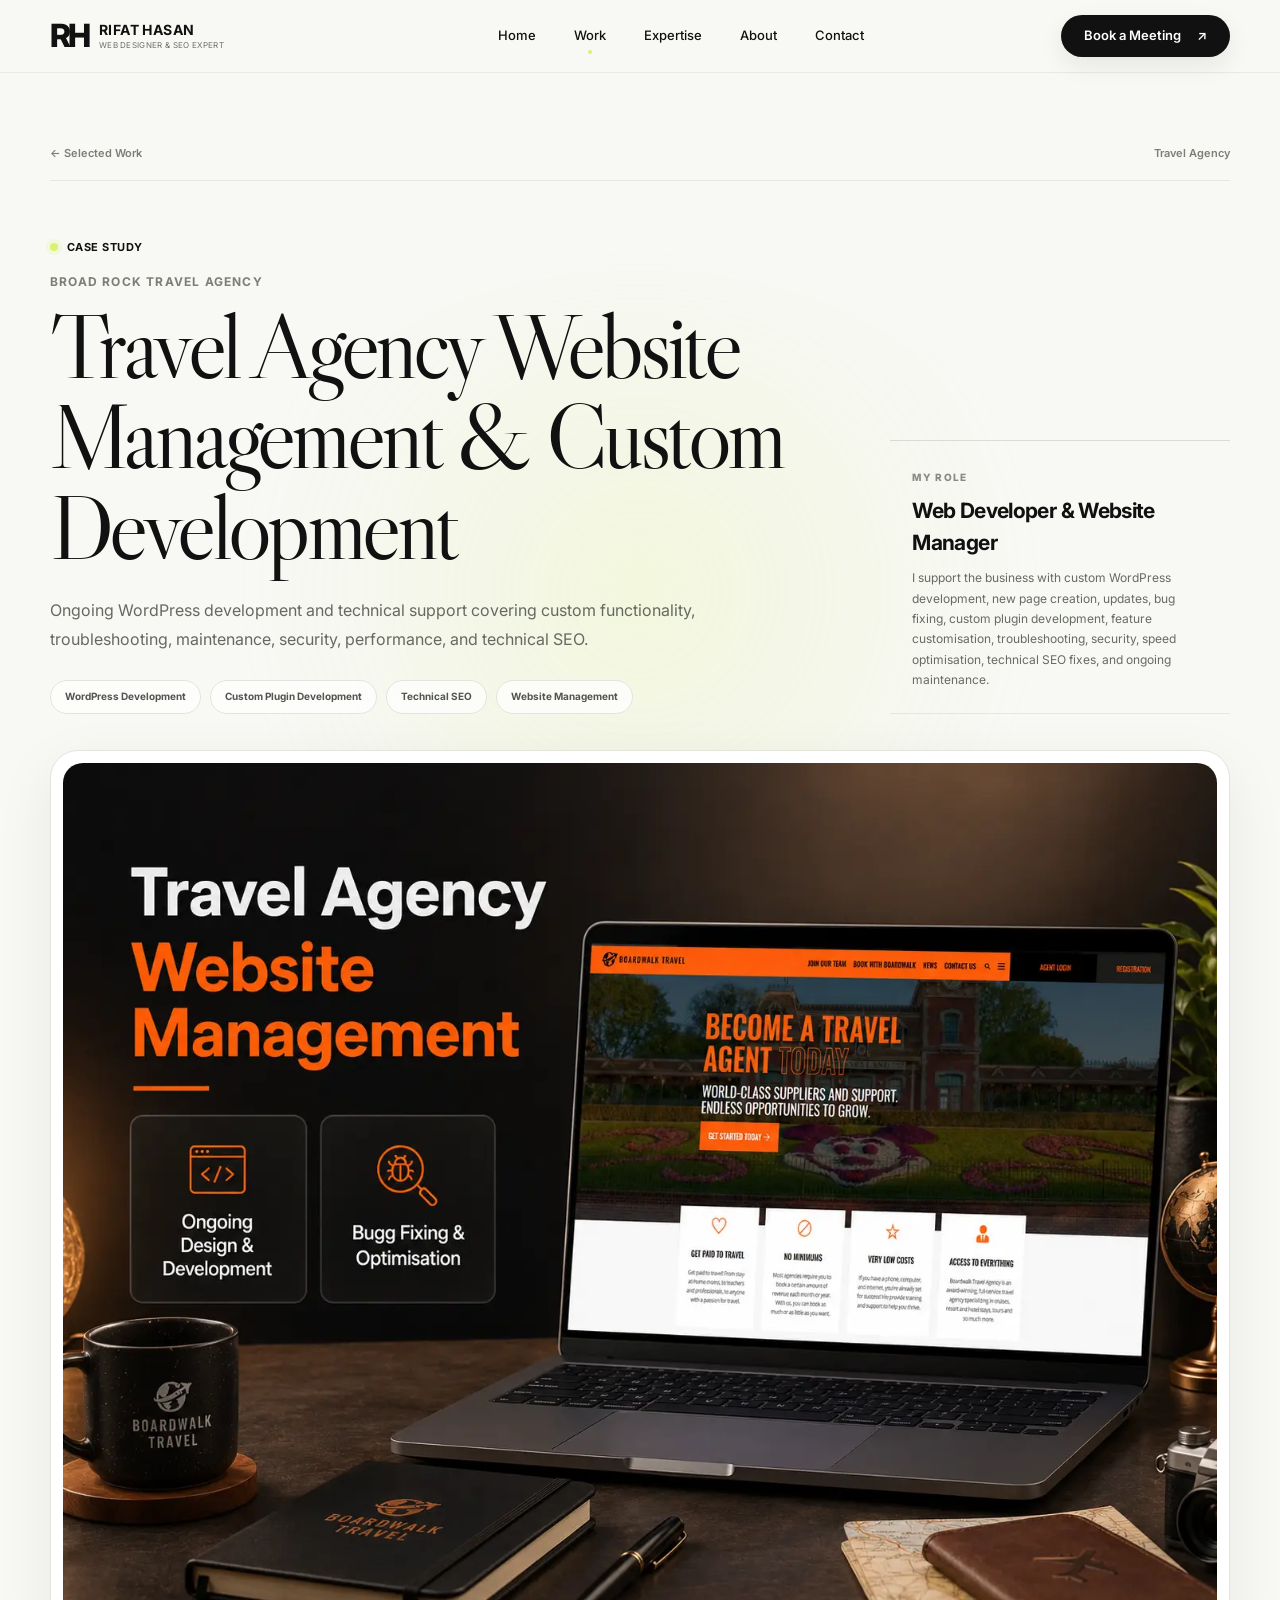
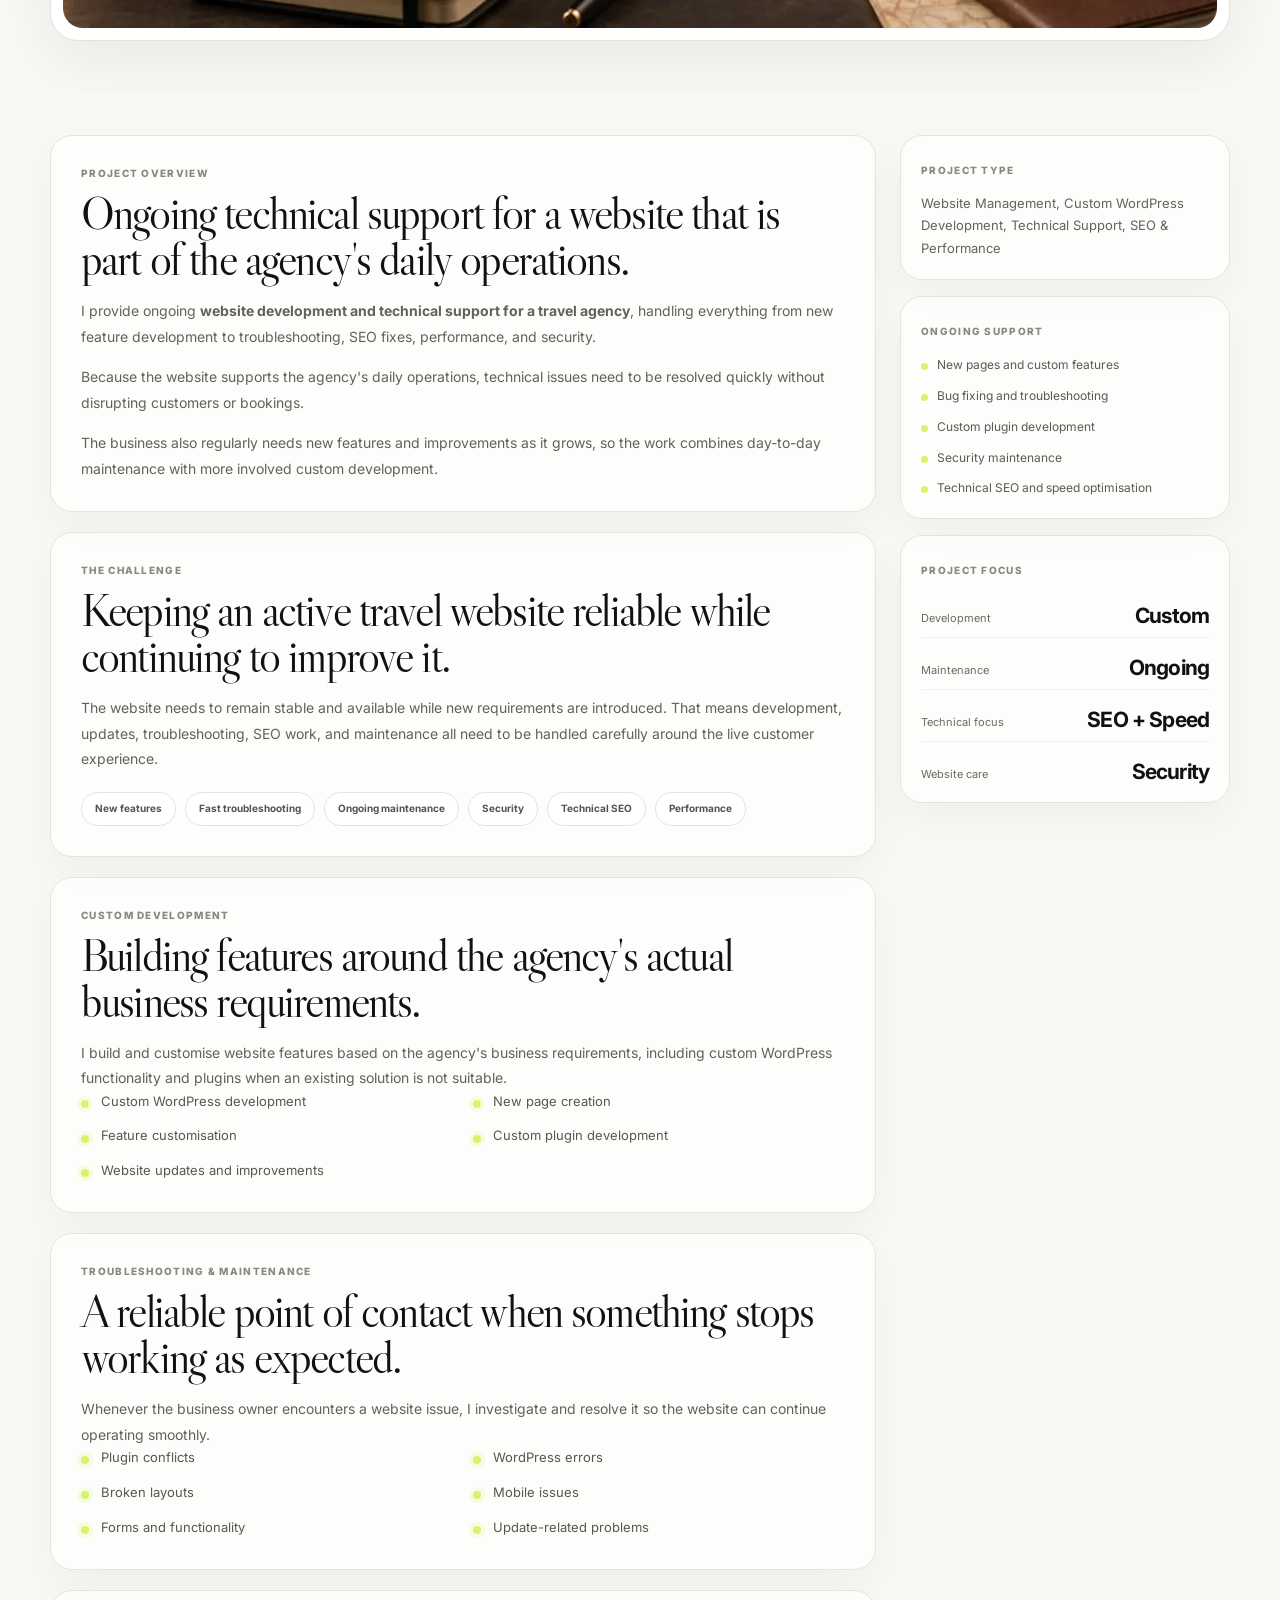
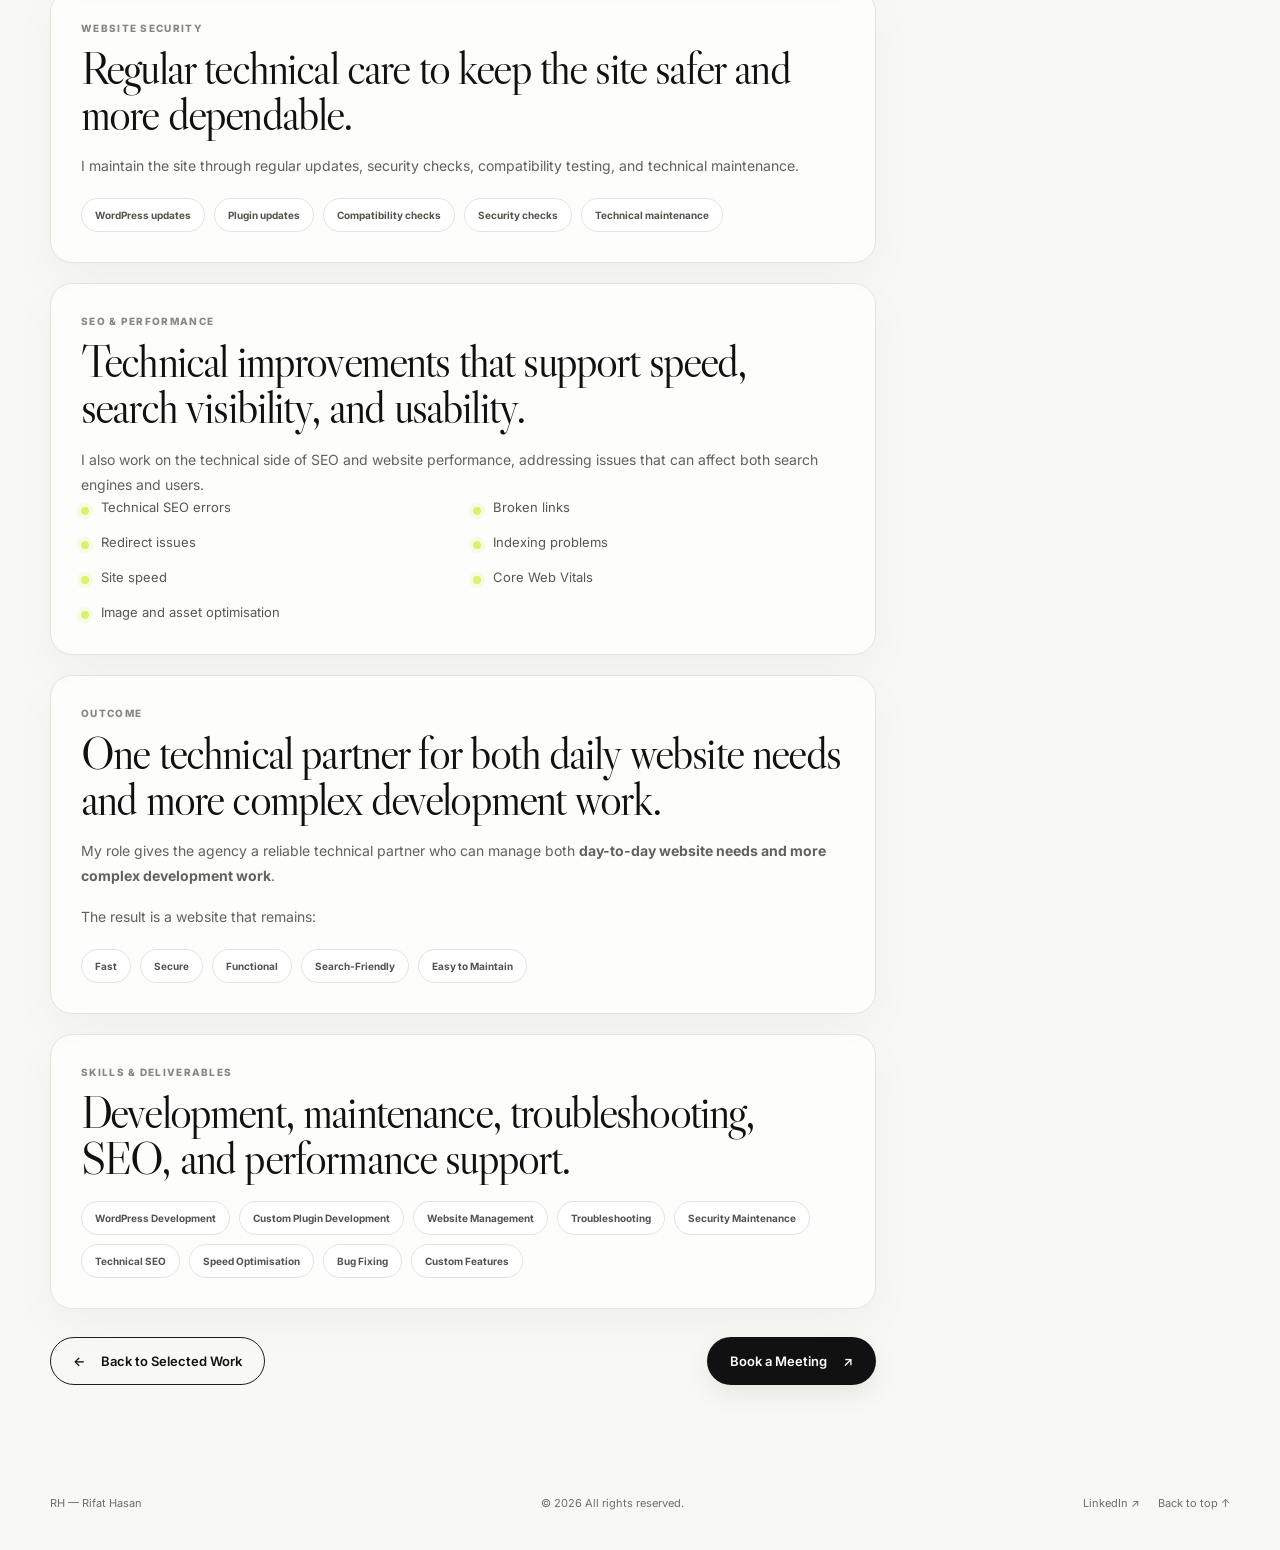
<file: travel-agency-management-case-study.html>
<!doctype html>
<html lang="en">
<head>
  <meta charset="utf-8" />
  <meta name="viewport" content="width=device-width, initial-scale=1" />
  <meta name="description" content="Travel Agency Website Management & Custom Development case study by Rifat Hasan — ongoing WordPress development, troubleshooting, security, SEO, and performance support." />
  <title>Travel Agency Website Management Case Study — Rifat Hasan</title>
  <link rel="preconnect" href="https://fonts.googleapis.com">
  <link rel="preconnect" href="https://fonts.gstatic.com" crossorigin>
  <link href="https://fonts.googleapis.com/css2?family=Inter:wght@400;500;600;700;800&family=Libre+Caslon+Display&display=swap" rel="stylesheet">
  <link rel="stylesheet" href="style.css" />
</head>
<body class="case-page">
  <header class="site-header" id="top">
    <div class="container header-inner">
      <a class="brand" href="index.html" aria-label="Rifat Hasan home">
        <span class="brand-mark">RH</span>
        <span class="brand-copy"><strong>RIFAT HASAN</strong><small>WEB DESIGNER &amp; SEO EXPERT</small></span>
      </a>
      <nav class="desktop-nav" aria-label="Primary navigation">
        <a href="index.html">Home</a>
        <a class="active" href="index.html#work">Work</a>
        <a href="index.html#expertise">Expertise</a>
        <a href="index.html#about">About</a>
        <a href="index.html#contact">Contact</a>
      </nav>
      <a class="btn btn-dark header-cta" href="https://calendly.com/md-rifat-hasanbd/30min" target="_blank" rel="noopener noreferrer">Book a Meeting <span>↗</span></a>
      <button class="menu-toggle" aria-label="Open navigation" aria-expanded="false"><span></span><span></span></button>
    </div>
    <div class="mobile-menu" hidden>
      <a href="index.html">Home</a><a href="index.html#work">Work</a><a href="index.html#expertise">Expertise</a><a href="index.html#about">About</a><a href="index.html#contact">Contact</a>
    </div>
  </header>

  <main>
    <section class="case-hero section-pad">
      <div class="case-hero-glow" aria-hidden="true"></div>
      <div class="container">
        <div class="case-breadcrumb reveal"><a href="index.html#work">← Selected Work</a><span>Travel Agency</span></div>
        <div class="case-hero-grid">
          <div class="case-hero-copy reveal">
            <div class="section-kicker"><span class="status-dot"></span>CASE STUDY</div>
            <p class="case-study-project">Broad Rock Travel Agency</p>
            <h1>Travel Agency Website Management &amp; Custom Development</h1>
            <p class="case-hero-intro">Ongoing WordPress development and technical support covering custom functionality, troubleshooting, maintenance, security, performance, and technical SEO.</p>
            <div class="case-hero-tags" aria-label="Project focus">
              <span>WordPress Development</span>
              <span>Custom Plugin Development</span>
              <span>Technical SEO</span>
              <span>Website Management</span>
            </div>
          </div>
          <div class="case-hero-role reveal delay-1">
            <small>MY ROLE</small>
            <strong>Web Developer &amp; Website Manager</strong>
            <p>I support the business with custom WordPress development, new page creation, updates, bug fixing, custom plugin development, feature customisation, troubleshooting, security, speed optimisation, technical SEO fixes, and ongoing maintenance.</p>
          </div>
        </div>
        <div class="case-hero-media reveal delay-2">
          <img src="assets/broad-rock-travel-agency-showcase.webp" alt="Travel agency website management and custom development showcase featuring responsive website views, custom development, bug fixing, security maintenance, technical SEO, and speed optimisation">
        </div>
      </div>
    </section>

    <section class="case-content section-pad-sm">
      <div class="container case-study-layout">
        <div class="case-main">
          <article class="case-panel reveal">
            <div class="case-section-head">
              <small>PROJECT OVERVIEW</small>
              <h2>Ongoing technical support for a website that is part of the agency's daily operations.</h2>
            </div>
            <p>I provide ongoing <strong>website development and technical support for a travel agency</strong>, handling everything from new feature development to troubleshooting, SEO fixes, performance, and security.</p>
            <p>Because the website supports the agency's daily operations, technical issues need to be resolved quickly without disrupting customers or bookings.</p>
            <p>The business also regularly needs new features and improvements as it grows, so the work combines day-to-day maintenance with more involved custom development.</p>
          </article>

          <article class="case-panel reveal delay-1">
            <div class="case-section-head">
              <small>THE CHALLENGE</small>
              <h2>Keeping an active travel website reliable while continuing to improve it.</h2>
            </div>
            <p>The website needs to remain stable and available while new requirements are introduced. That means development, updates, troubleshooting, SEO work, and maintenance all need to be handled carefully around the live customer experience.</p>
            <div class="case-chip-row" aria-label="Primary support requirements">
              <span>New features</span>
              <span>Fast troubleshooting</span>
              <span>Ongoing maintenance</span>
              <span>Security</span>
              <span>Technical SEO</span>
              <span>Performance</span>
            </div>
          </article>

          <article class="case-panel reveal">
            <div class="case-section-head">
              <small>CUSTOM DEVELOPMENT</small>
              <h2>Building features around the agency's actual business requirements.</h2>
            </div>
            <p>I build and customise website features based on the agency's business requirements, including custom WordPress functionality and plugins when an existing solution is not suitable.</p>
            <ul class="case-list">
              <li>Custom WordPress development</li>
              <li>New page creation</li>
              <li>Feature customisation</li>
              <li>Custom plugin development</li>
              <li>Website updates and improvements</li>
            </ul>
          </article>

          <article class="case-panel reveal delay-1">
            <div class="case-section-head">
              <small>TROUBLESHOOTING &amp; MAINTENANCE</small>
              <h2>A reliable point of contact when something stops working as expected.</h2>
            </div>
            <p>Whenever the business owner encounters a website issue, I investigate and resolve it so the website can continue operating smoothly.</p>
            <ul class="case-list">
              <li>Plugin conflicts</li>
              <li>WordPress errors</li>
              <li>Broken layouts</li>
              <li>Mobile issues</li>
              <li>Forms and functionality</li>
              <li>Update-related problems</li>
            </ul>
          </article>

          <article class="case-panel reveal">
            <div class="case-section-head">
              <small>WEBSITE SECURITY</small>
              <h2>Regular technical care to keep the site safer and more dependable.</h2>
            </div>
            <p>I maintain the site through regular updates, security checks, compatibility testing, and technical maintenance.</p>
            <div class="case-chip-row" aria-label="Security and maintenance work">
              <span>WordPress updates</span>
              <span>Plugin updates</span>
              <span>Compatibility checks</span>
              <span>Security checks</span>
              <span>Technical maintenance</span>
            </div>
          </article>

          <article class="case-panel reveal delay-1">
            <div class="case-section-head">
              <small>SEO &amp; PERFORMANCE</small>
              <h2>Technical improvements that support speed, search visibility, and usability.</h2>
            </div>
            <p>I also work on the technical side of SEO and website performance, addressing issues that can affect both search engines and users.</p>
            <ul class="case-list">
              <li>Technical SEO errors</li>
              <li>Broken links</li>
              <li>Redirect issues</li>
              <li>Indexing problems</li>
              <li>Site speed</li>
              <li>Core Web Vitals</li>
              <li>Image and asset optimisation</li>
            </ul>
          </article>

          <article class="case-panel reveal">
            <div class="case-section-head">
              <small>OUTCOME</small>
              <h2>One technical partner for both daily website needs and more complex development work.</h2>
            </div>
            <p>My role gives the agency a reliable technical partner who can manage both <strong>day-to-day website needs and more complex development work</strong>.</p>
            <p>The result is a website that remains:</p>
            <div class="case-chip-row" aria-label="Project outcome">
              <span>Fast</span>
              <span>Secure</span>
              <span>Functional</span>
              <span>Search-Friendly</span>
              <span>Easy to Maintain</span>
            </div>
          </article>

          <article class="case-panel reveal delay-1">
            <div class="case-section-head">
              <small>SKILLS &amp; DELIVERABLES</small>
              <h2>Development, maintenance, troubleshooting, SEO, and performance support.</h2>
            </div>
            <div class="case-chip-row" aria-label="Skills and deliverables">
              <span>WordPress Development</span>
              <span>Custom Plugin Development</span>
              <span>Website Management</span>
              <span>Troubleshooting</span>
              <span>Security Maintenance</span>
              <span>Technical SEO</span>
              <span>Speed Optimisation</span>
              <span>Bug Fixing</span>
              <span>Custom Features</span>
            </div>
          </article>

          <div class="case-end-nav reveal">
            <a class="btn btn-light" href="index.html#work"><span>←</span> Back to Selected Work</a>
            <a class="btn btn-dark" href="https://calendly.com/md-rifat-hasanbd/30min" target="_blank" rel="noopener noreferrer">Book a Meeting <span>↗</span></a>
          </div>
        </div>

        <aside class="case-sidebar reveal delay-2">
          <article class="case-side-card">
            <small>PROJECT TYPE</small>
            <p>Website Management, Custom WordPress Development, Technical Support, SEO &amp; Performance</p>
          </article>
          <article class="case-side-card">
            <small>ONGOING SUPPORT</small>
            <ul class="case-side-list">
              <li>New pages and custom features</li>
              <li>Bug fixing and troubleshooting</li>
              <li>Custom plugin development</li>
              <li>Security maintenance</li>
              <li>Technical SEO and speed optimisation</li>
            </ul>
          </article>
          <article class="case-side-card">
            <small>PROJECT FOCUS</small>
            <div class="case-side-stats">
              <div><span>Development</span><strong>Custom</strong></div>
              <div><span>Maintenance</span><strong>Ongoing</strong></div>
              <div><span>Technical focus</span><strong>SEO + Speed</strong></div>
              <div><span>Website care</span><strong>Security</strong></div>
            </div>
          </article>
        </aside>
      </div>
    </section>
  </main>

  <footer class="site-footer">
    <div class="container footer-inner"><span>RH — Rifat Hasan</span><span>© <span id="year"></span> All rights reserved.</span><div class="footer-links"><a href="https://www.linkedin.com/in/md-rifat-hasan-wp/" target="_blank" rel="noopener noreferrer" aria-label="Rifat Hasan on LinkedIn">LinkedIn ↗</a><a href="#top" class="back-to-top" onclick="window.scrollTo({top:0,left:0,behavior:'smooth'}); return false;">Back to top ↑</a></div></div>
  </footer>
  <script src="script.js"></script>
</body>
</html>
</file>
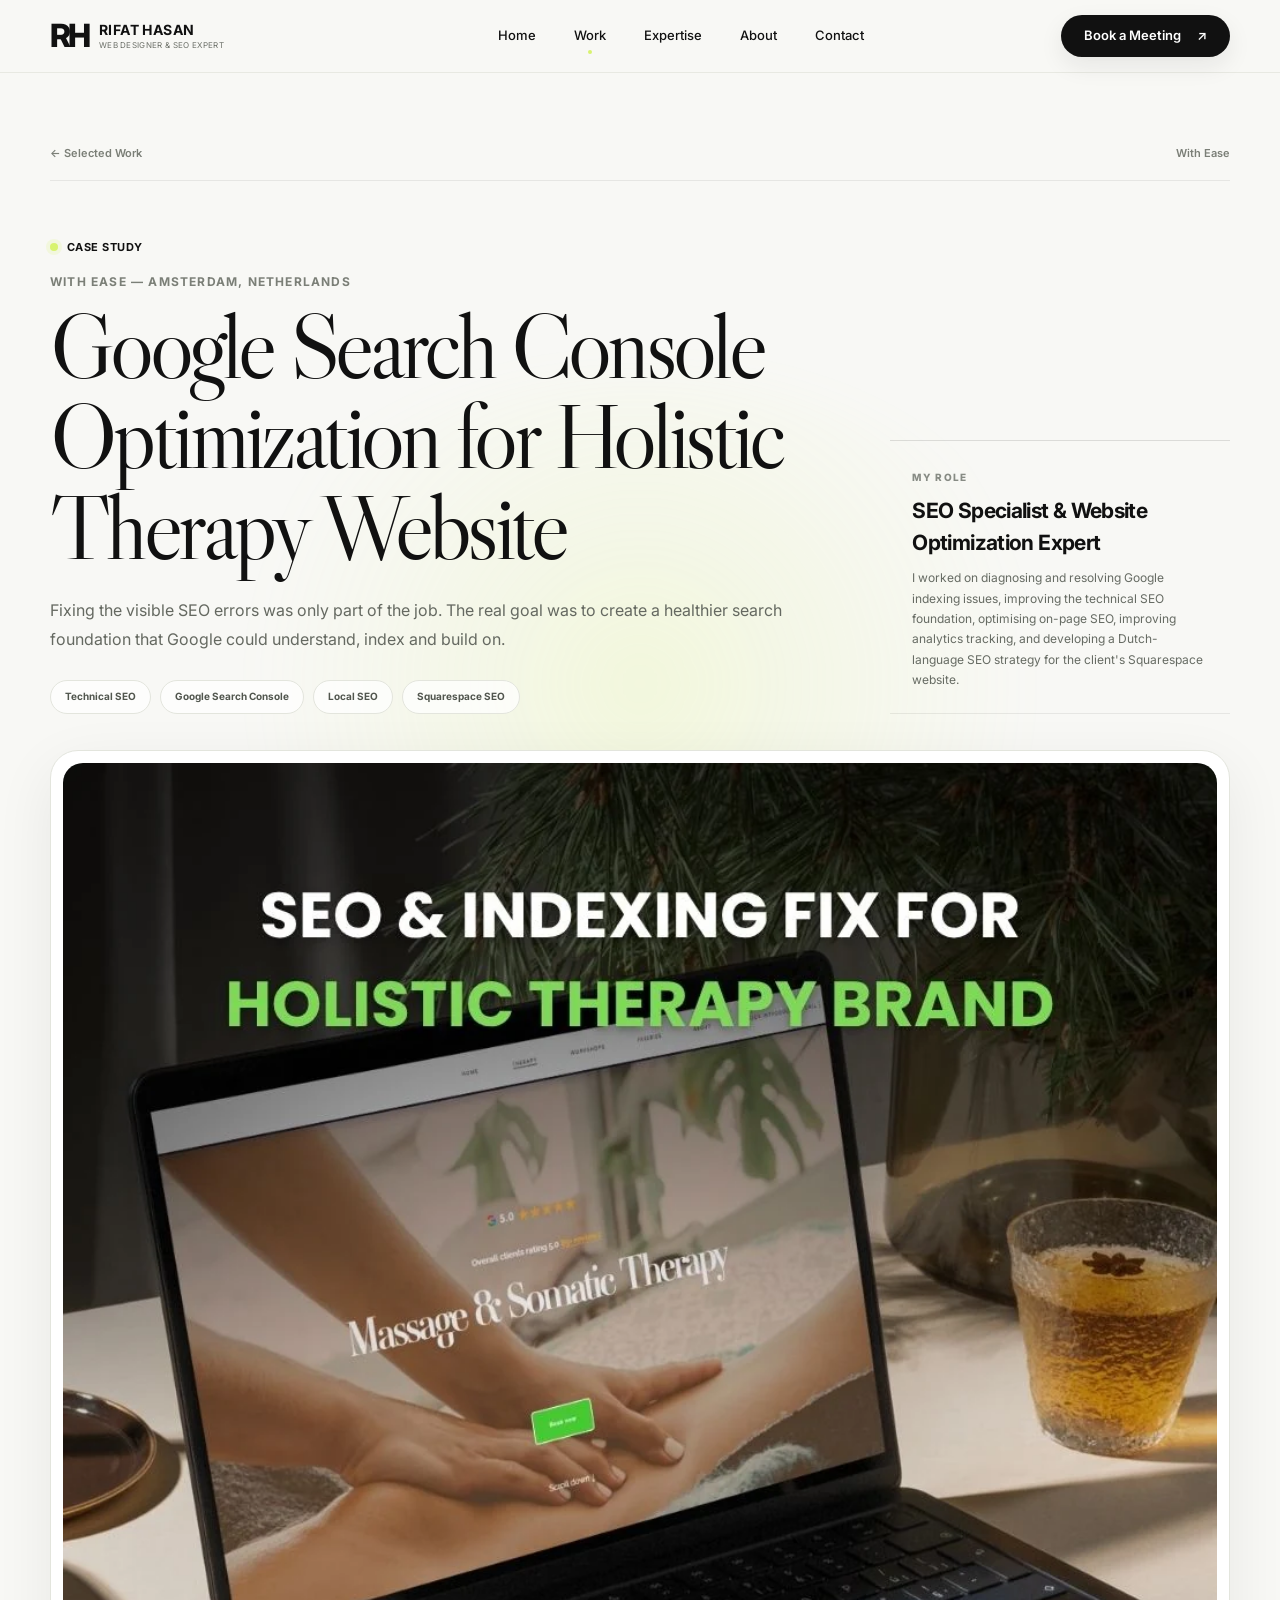
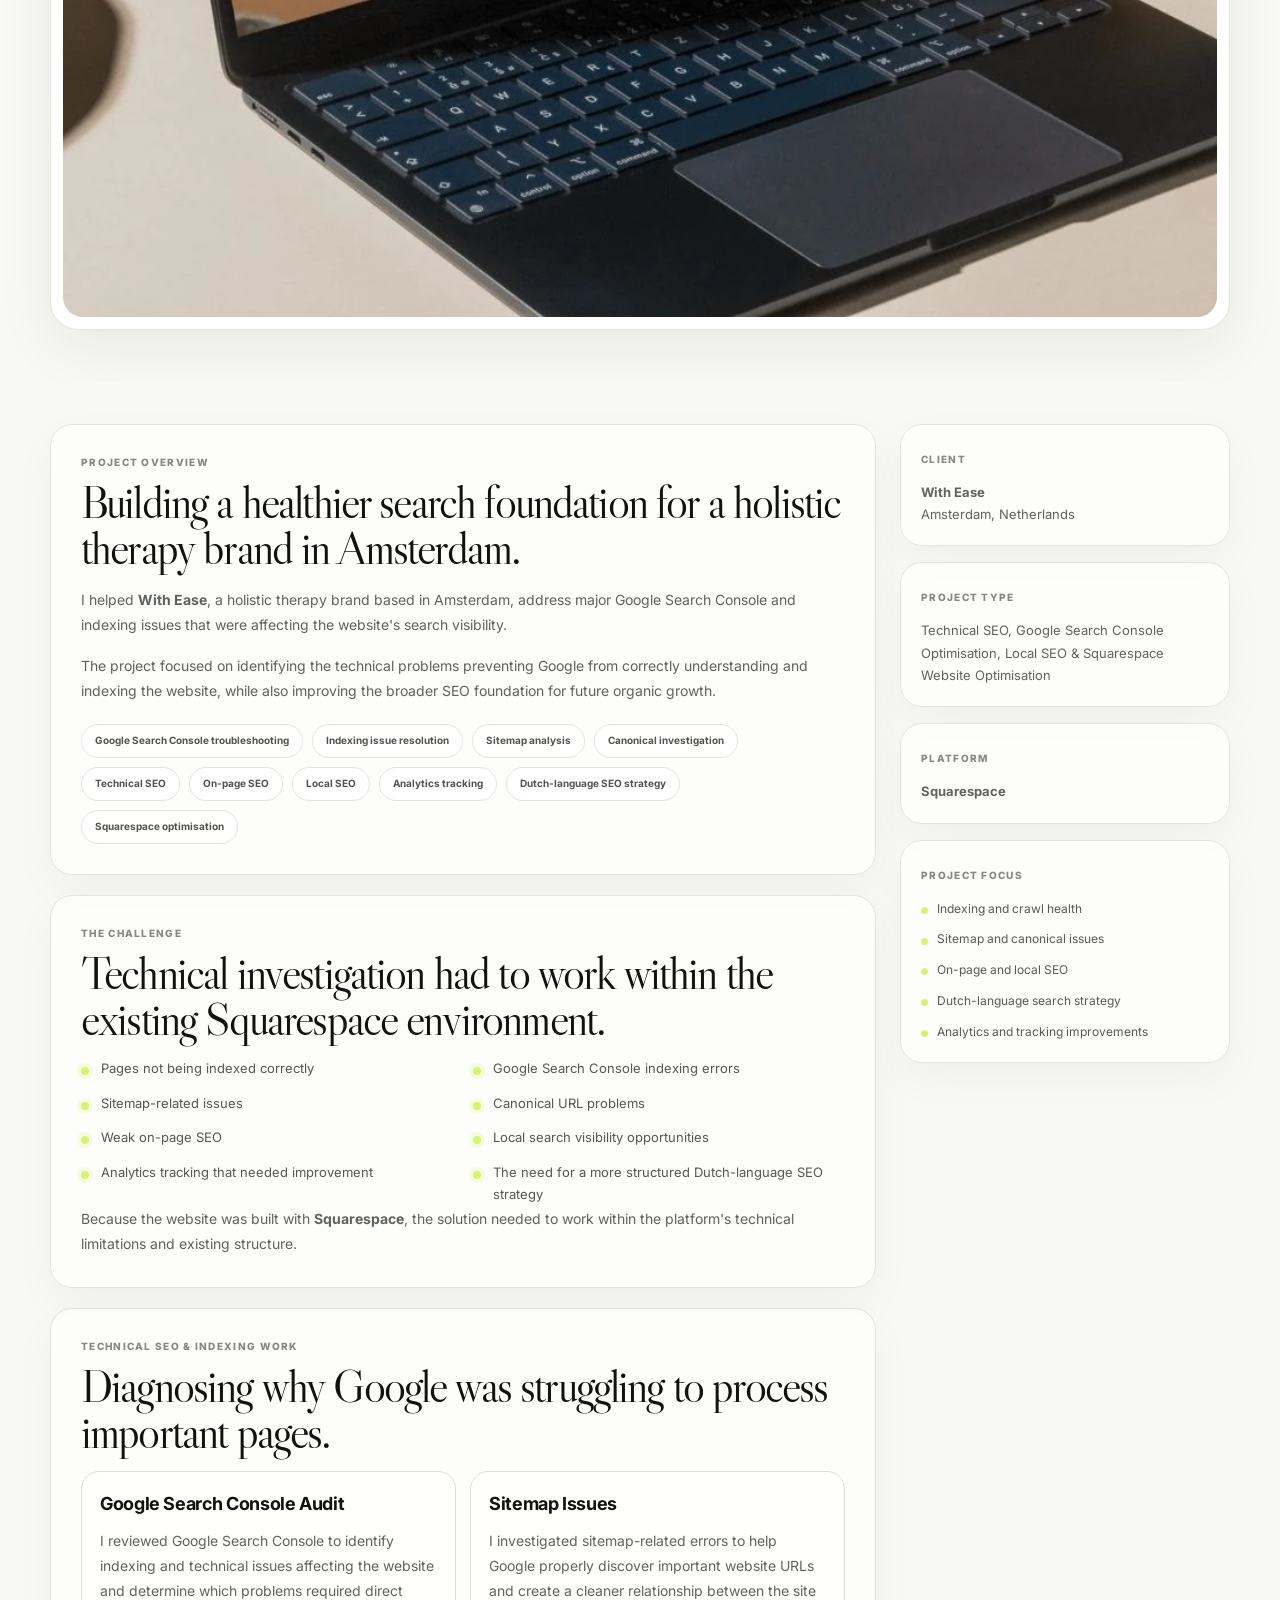
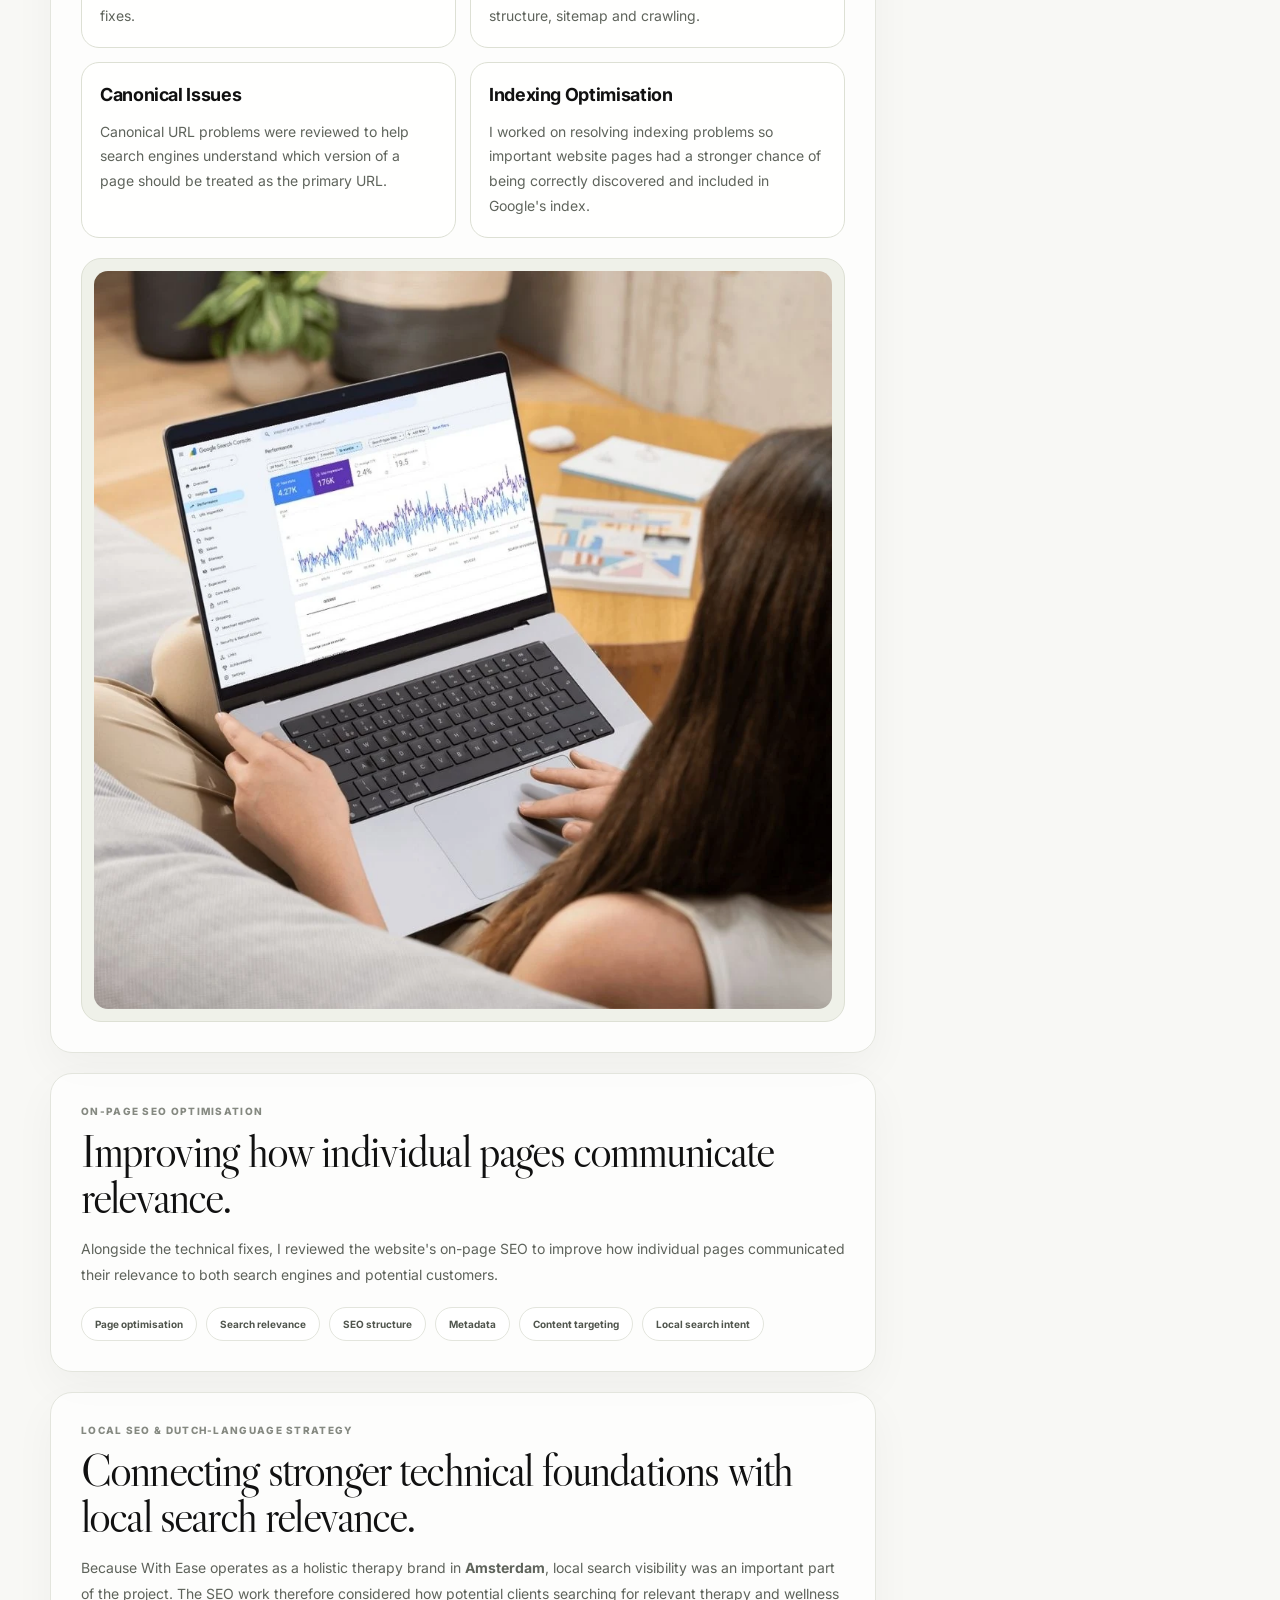
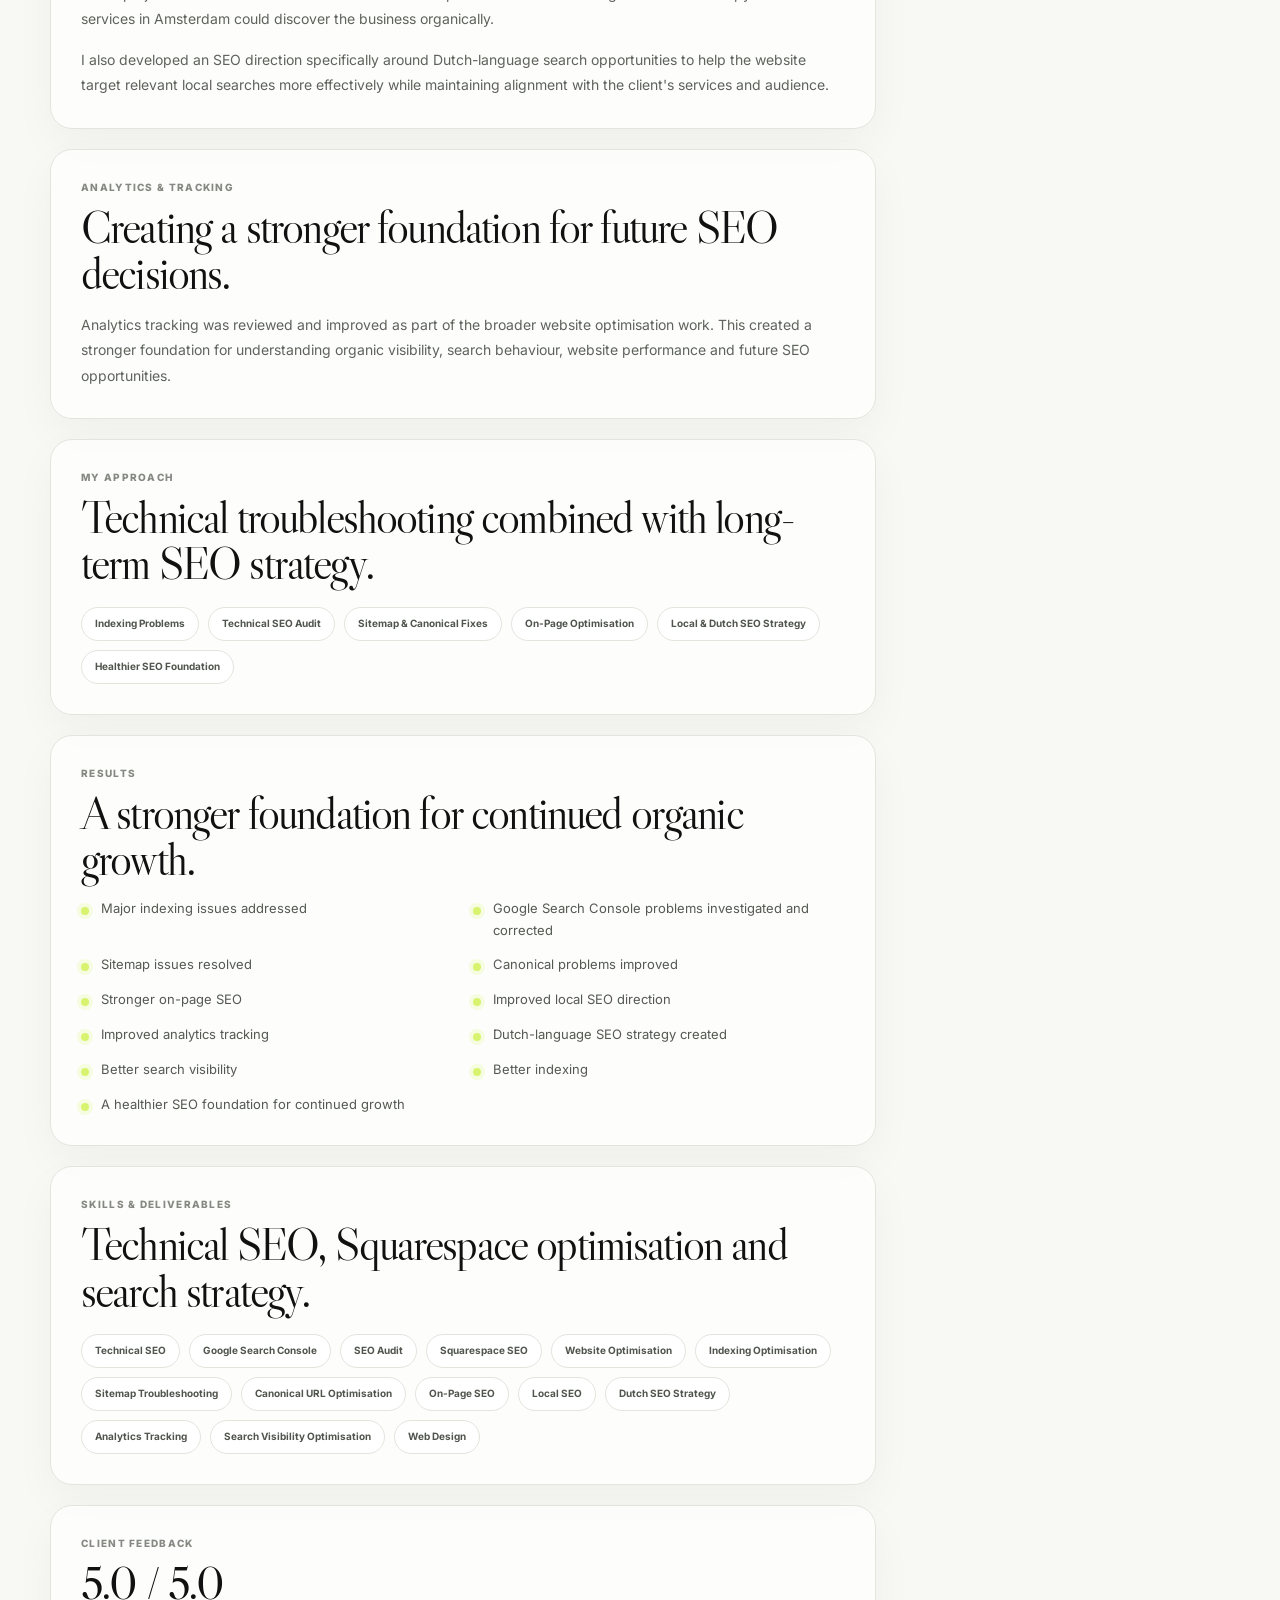
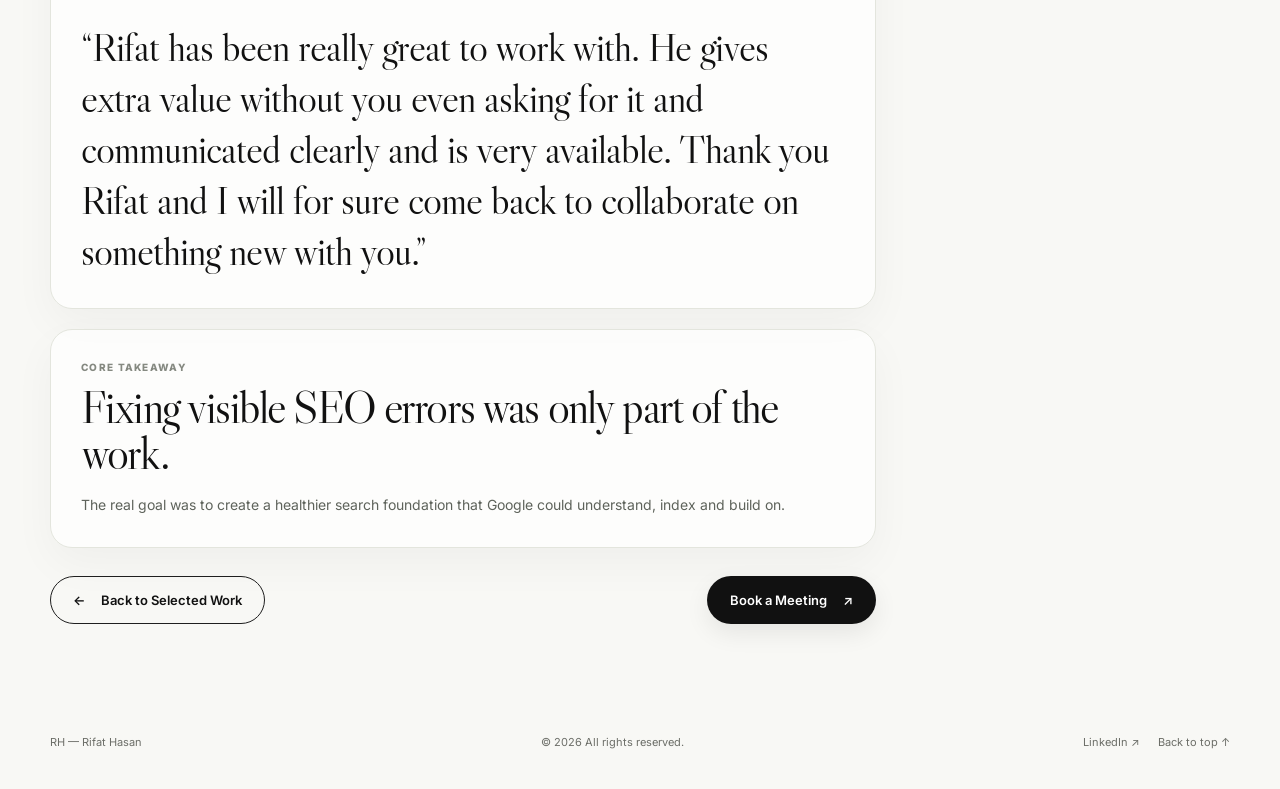
<file: with-ease-seo-case-study.html>
<!doctype html>
<html lang="en">
<head>
  <meta charset="utf-8" />
  <meta name="viewport" content="width=device-width, initial-scale=1" />
  <meta name="description" content="Google Search Console optimisation case study for With Ease in Amsterdam by Rifat Hasan — technical SEO, indexing optimisation, local SEO and Squarespace website optimisation." />
  <title>With Ease SEO Case Study — Rifat Hasan</title>
  <link rel="preconnect" href="https://fonts.googleapis.com">
  <link rel="preconnect" href="https://fonts.gstatic.com" crossorigin>
  <link href="https://fonts.googleapis.com/css2?family=Inter:wght@400;500;600;700;800&family=Libre+Caslon+Display&display=swap" rel="stylesheet">
  <link rel="stylesheet" href="style.css" />
</head>
<body class="case-page">
  <header class="site-header" id="top">
    <div class="container header-inner">
      <a class="brand" href="index.html" aria-label="Rifat Hasan home">
        <span class="brand-mark">RH</span>
        <span class="brand-copy"><strong>RIFAT HASAN</strong><small>WEB DESIGNER &amp; SEO EXPERT</small></span>
      </a>
      <nav class="desktop-nav" aria-label="Primary navigation">
        <a href="index.html">Home</a>
        <a class="active" href="index.html#work">Work</a>
        <a href="index.html#expertise">Expertise</a>
        <a href="index.html#about">About</a>
        <a href="index.html#contact">Contact</a>
      </nav>
      <a class="btn btn-dark header-cta" href="https://calendly.com/md-rifat-hasanbd/30min" target="_blank" rel="noopener noreferrer">Book a Meeting <span>↗</span></a>
      <button class="menu-toggle" aria-label="Open navigation" aria-expanded="false"><span></span><span></span></button>
    </div>
    <div class="mobile-menu" hidden>
      <a href="index.html">Home</a><a href="index.html#work">Work</a><a href="index.html#expertise">Expertise</a><a href="index.html#about">About</a><a href="index.html#contact">Contact</a>
    </div>
  </header>

  <main>
    <section class="case-hero section-pad">
      <div class="case-hero-glow" aria-hidden="true"></div>
      <div class="container">
        <div class="case-breadcrumb reveal"><a href="index.html#work">← Selected Work</a><span>With Ease</span></div>
        <div class="case-hero-grid">
          <div class="case-hero-copy reveal">
            <div class="section-kicker"><span class="status-dot"></span>CASE STUDY</div>
            <p class="case-study-project">With Ease — Amsterdam, Netherlands</p>
            <h1>Google Search Console Optimization for Holistic Therapy Website</h1>
            <p class="case-hero-intro">Fixing the visible SEO errors was only part of the job. The real goal was to create a healthier search foundation that Google could understand, index and build on.</p>
            <div class="case-hero-tags" aria-label="Project tags">
              <span>Technical SEO</span>
              <span>Google Search Console</span>
              <span>Local SEO</span>
              <span>Squarespace SEO</span>
            </div>
          </div>
          <div class="case-hero-role reveal delay-1">
            <small>MY ROLE</small>
            <strong>SEO Specialist &amp; Website Optimization Expert</strong>
            <p>I worked on diagnosing and resolving Google indexing issues, improving the technical SEO foundation, optimising on-page SEO, improving analytics tracking, and developing a Dutch-language SEO strategy for the client's Squarespace website.</p>
          </div>
        </div>
        <div class="case-hero-media reveal delay-2">
          <img src="assets/with-ease-seo-cover.webp" alt="With Ease holistic therapy SEO and indexing optimisation case study showcase">
        </div>
      </div>
    </section>

    <section class="case-content section-pad-sm">
      <div class="container case-study-layout">
        <div class="case-main">
          <article class="case-panel reveal">
            <div class="case-section-head">
              <small>PROJECT OVERVIEW</small>
              <h2>Building a healthier search foundation for a holistic therapy brand in Amsterdam.</h2>
            </div>
            <p>I helped <strong>With Ease</strong>, a holistic therapy brand based in Amsterdam, address major Google Search Console and indexing issues that were affecting the website's search visibility.</p>
            <p>The project focused on identifying the technical problems preventing Google from correctly understanding and indexing the website, while also improving the broader SEO foundation for future organic growth.</p>
            <div class="case-chip-row" aria-label="Project scope">
              <span>Google Search Console troubleshooting</span>
              <span>Indexing issue resolution</span>
              <span>Sitemap analysis</span>
              <span>Canonical investigation</span>
              <span>Technical SEO</span>
              <span>On-page SEO</span>
              <span>Local SEO</span>
              <span>Analytics tracking</span>
              <span>Dutch-language SEO strategy</span>
              <span>Squarespace optimisation</span>
            </div>
          </article>

          <article class="case-panel reveal delay-1">
            <div class="case-section-head">
              <small>THE CHALLENGE</small>
              <h2>Technical investigation had to work within the existing Squarespace environment.</h2>
            </div>
            <ul class="case-list">
              <li>Pages not being indexed correctly</li>
              <li>Google Search Console indexing errors</li>
              <li>Sitemap-related issues</li>
              <li>Canonical URL problems</li>
              <li>Weak on-page SEO</li>
              <li>Local search visibility opportunities</li>
              <li>Analytics tracking that needed improvement</li>
              <li>The need for a more structured Dutch-language SEO strategy</li>
            </ul>
            <p class="case-note">Because the website was built with <strong>Squarespace</strong>, the solution needed to work within the platform's technical limitations and existing structure.</p>
          </article>

          <article class="case-panel reveal">
            <div class="case-section-head">
              <small>TECHNICAL SEO &amp; INDEXING WORK</small>
              <h2>Diagnosing why Google was struggling to process important pages.</h2>
            </div>
            <div class="case-metrics-grid">
              <article class="case-metric-box">
                <h3>Google Search Console Audit</h3>
                <p>I reviewed Google Search Console to identify indexing and technical issues affecting the website and determine which problems required direct fixes.</p>
              </article>
              <article class="case-metric-box">
                <h3>Sitemap Issues</h3>
                <p>I investigated sitemap-related errors to help Google properly discover important website URLs and create a cleaner relationship between the site structure, sitemap and crawling.</p>
              </article>
              <article class="case-metric-box">
                <h3>Canonical Issues</h3>
                <p>Canonical URL problems were reviewed to help search engines understand which version of a page should be treated as the primary URL.</p>
              </article>
              <article class="case-metric-box">
                <h3>Indexing Optimisation</h3>
                <p>I worked on resolving indexing problems so important website pages had a stronger chance of being correctly discovered and included in Google's index.</p>
              </article>
            </div>
            <div class="case-media-frame">
              <img src="assets/with-ease-gsc.webp" alt="Google Search Console work supporting the With Ease technical SEO and indexing optimisation project">
            </div>
          </article>

          <article class="case-panel reveal delay-1">
            <div class="case-section-head">
              <small>ON-PAGE SEO OPTIMISATION</small>
              <h2>Improving how individual pages communicate relevance.</h2>
            </div>
            <p>Alongside the technical fixes, I reviewed the website's on-page SEO to improve how individual pages communicated their relevance to both search engines and potential customers.</p>
            <div class="case-chip-row">
              <span>Page optimisation</span>
              <span>Search relevance</span>
              <span>SEO structure</span>
              <span>Metadata</span>
              <span>Content targeting</span>
              <span>Local search intent</span>
            </div>
          </article>

          <article class="case-panel reveal">
            <div class="case-section-head">
              <small>LOCAL SEO &amp; DUTCH-LANGUAGE STRATEGY</small>
              <h2>Connecting stronger technical foundations with local search relevance.</h2>
            </div>
            <p>Because With Ease operates as a holistic therapy brand in <strong>Amsterdam</strong>, local search visibility was an important part of the project. The SEO work therefore considered how potential clients searching for relevant therapy and wellness services in Amsterdam could discover the business organically.</p>
            <p>I also developed an SEO direction specifically around Dutch-language search opportunities to help the website target relevant local searches more effectively while maintaining alignment with the client's services and audience.</p>
          </article>

          <article class="case-panel reveal delay-1">
            <div class="case-section-head">
              <small>ANALYTICS &amp; TRACKING</small>
              <h2>Creating a stronger foundation for future SEO decisions.</h2>
            </div>
            <p>Analytics tracking was reviewed and improved as part of the broader website optimisation work. This created a stronger foundation for understanding organic visibility, search behaviour, website performance and future SEO opportunities.</p>
          </article>

          <article class="case-panel reveal">
            <div class="case-section-head">
              <small>MY APPROACH</small>
              <h2>Technical troubleshooting combined with long-term SEO strategy.</h2>
            </div>
            <div class="case-chip-row" aria-label="Project progression">
              <span>Indexing Problems</span>
              <span>Technical SEO Audit</span>
              <span>Sitemap &amp; Canonical Fixes</span>
              <span>On-Page Optimisation</span>
              <span>Local &amp; Dutch SEO Strategy</span>
              <span>Healthier SEO Foundation</span>
            </div>
          </article>

          <article class="case-panel reveal delay-1">
            <div class="case-section-head">
              <small>RESULTS</small>
              <h2>A stronger foundation for continued organic growth.</h2>
            </div>
            <ul class="case-list">
              <li>Major indexing issues addressed</li>
              <li>Google Search Console problems investigated and corrected</li>
              <li>Sitemap issues resolved</li>
              <li>Canonical problems improved</li>
              <li>Stronger on-page SEO</li>
              <li>Improved local SEO direction</li>
              <li>Improved analytics tracking</li>
              <li>Dutch-language SEO strategy created</li>
              <li>Better search visibility</li>
              <li>Better indexing</li>
              <li>A healthier SEO foundation for continued growth</li>
            </ul>
          </article>

          <article class="case-panel reveal">
            <div class="case-section-head">
              <small>SKILLS &amp; DELIVERABLES</small>
              <h2>Technical SEO, Squarespace optimisation and search strategy.</h2>
            </div>
            <div class="case-chip-row" aria-label="Skills and deliverables">
              <span>Technical SEO</span>
              <span>Google Search Console</span>
              <span>SEO Audit</span>
              <span>Squarespace SEO</span>
              <span>Website Optimisation</span>
              <span>Indexing Optimisation</span>
              <span>Sitemap Troubleshooting</span>
              <span>Canonical URL Optimisation</span>
              <span>On-Page SEO</span>
              <span>Local SEO</span>
              <span>Dutch SEO Strategy</span>
              <span>Analytics Tracking</span>
              <span>Search Visibility Optimisation</span>
              <span>Web Design</span>
            </div>
          </article>

          <article class="case-panel case-feedback reveal delay-1">
            <div class="case-section-head">
              <small>CLIENT FEEDBACK</small>
              <h2>5.0 / 5.0</h2>
            </div>
            <blockquote>“Rifat has been really great to work with. He gives extra value without you even asking for it and communicated clearly and is very available. Thank you Rifat and I will for sure come back to collaborate on something new with you.”</blockquote>
          </article>

          <article class="case-panel reveal">
            <div class="case-section-head">
              <small>CORE TAKEAWAY</small>
              <h2>Fixing visible SEO errors was only part of the work.</h2>
            </div>
            <p>The real goal was to create a healthier search foundation that Google could understand, index and build on.</p>
          </article>

          <div class="case-end-nav reveal">
            <a class="btn btn-light" href="index.html#work"><span>←</span> Back to Selected Work</a>
            <a class="btn btn-dark" href="https://calendly.com/md-rifat-hasanbd/30min" target="_blank" rel="noopener noreferrer">Book a Meeting <span>↗</span></a>
          </div>
        </div>

        <aside class="case-sidebar reveal delay-2">
          <article class="case-side-card">
            <small>CLIENT</small>
            <p><strong>With Ease</strong><br>Amsterdam, Netherlands</p>
          </article>
          <article class="case-side-card">
            <small>PROJECT TYPE</small>
            <p>Technical SEO, Google Search Console Optimisation, Local SEO &amp; Squarespace Website Optimisation</p>
          </article>
          <article class="case-side-card">
            <small>PLATFORM</small>
            <p><strong>Squarespace</strong></p>
          </article>
          <article class="case-side-card">
            <small>PROJECT FOCUS</small>
            <ul class="case-side-list">
              <li>Indexing and crawl health</li>
              <li>Sitemap and canonical issues</li>
              <li>On-page and local SEO</li>
              <li>Dutch-language search strategy</li>
              <li>Analytics and tracking improvements</li>
            </ul>
          </article>
        </aside>
      </div>
    </section>
  </main>

  <footer class="site-footer">
    <div class="container footer-inner"><span>RH — Rifat Hasan</span><span>© <span id="year"></span> All rights reserved.</span><div class="footer-links"><a href="https://www.linkedin.com/in/md-rifat-hasan-wp/" target="_blank" rel="noopener noreferrer" aria-label="Rifat Hasan on LinkedIn">LinkedIn ↗</a><a href="#top" class="back-to-top" onclick="window.scrollTo({top:0,left:0,behavior:'smooth'}); return false;">Back to top ↑</a></div></div>
  </footer>
  <script src="script.js"></script>
</body>
</html>
</file>
<file: style.css>
:root{
  --bg:#f8f8f5;
  --surface:#fff;
  --text:#111;
  --muted:#6d7169;
  --muted-light:#a2a59f;
  --line:#e3e5dd;
  --accent:#d8f36f;
  --accent-soft:#eef9c8;
  --shadow:0 18px 60px rgba(22,24,18,.07);
  --container:min(1180px,calc(100% - 40px));
}
*{box-sizing:border-box}
html{scroll-behavior:smooth}
body{margin:0;background:var(--bg);color:var(--text);font-family:Inter,system-ui,-apple-system,BlinkMacSystemFont,"Segoe UI",sans-serif;line-height:1.5;overflow-x:hidden}
img{display:block;max-width:100%}
a{color:inherit;text-decoration:none}
button{font:inherit;color:inherit}
.container{width:var(--container);margin-inline:auto}
.section-pad{padding:84px 0}
.section-pad-sm{padding:36px 0 48px}
.desktop-only{display:block}

.site-header{position:sticky;top:0;z-index:50;background:rgba(248,248,245,.86);backdrop-filter:blur(18px);border-bottom:1px solid rgba(227,229,221,.75)}
.header-inner{min-height:72px;display:flex;align-items:center;gap:24px}
.brand{display:flex;align-items:center;gap:10px;min-width:250px}
.brand-mark{font-size:32px;font-weight:800;letter-spacing:-.08em}
.brand-copy{display:flex;flex-direction:column;line-height:1.15}
.brand-copy strong{font-size:14px;letter-spacing:.03em}
.brand-copy small{font-size:8px;color:var(--muted);letter-spacing:.04em;margin-top:3px}
.desktop-nav{display:flex;align-items:center;justify-content:center;gap:38px;flex:1;font-size:13px;font-weight:500}
.desktop-nav a{position:relative;padding:26px 0}
.desktop-nav a::after{content:"";position:absolute;left:50%;bottom:18px;width:4px;height:4px;border-radius:50%;background:var(--accent);transform:translateX(-50%) scale(0);transition:.25s}
.desktop-nav a:hover::after,.desktop-nav a.active::after{transform:translateX(-50%) scale(1)}
.btn{display:inline-flex;align-items:center;justify-content:center;gap:16px;min-height:48px;padding:0 22px;border-radius:999px;border:1px solid transparent;font-size:13px;font-weight:600;transition:transform .25s ease,box-shadow .25s ease,background .25s ease}
.btn:hover{transform:translateY(-2px)}
.btn-dark{background:#111;color:#fff;box-shadow:0 9px 24px rgba(0,0,0,.08)}
.btn-light{background:transparent;border-color:#1f1f1f;color:#111}
.header-cta{min-height:42px;white-space:nowrap}
.menu-toggle{display:none;background:#111;border:0;width:44px;height:44px;border-radius:50%;align-items:center;justify-content:center;flex-direction:column;gap:5px}
.menu-toggle span{width:18px;height:1.5px;background:#fff}
.mobile-menu{position:absolute;left:16px;right:16px;top:74px;background:#fff;border:1px solid var(--line);border-radius:16px;padding:12px;box-shadow:var(--shadow)}
.mobile-menu a{display:block;padding:14px;border-bottom:1px solid var(--line)}
.mobile-menu a:last-child{border-bottom:0}

.status-dot{width:8px;height:8px;border-radius:50%;background:var(--accent);box-shadow:0 0 0 4px rgba(216,243,111,.18);display:inline-block;flex:0 0 auto}
.section-kicker{display:flex;align-items:center;gap:9px;font-size:11px;font-weight:700;letter-spacing:.04em}

.hero{position:relative;overflow:hidden;padding:86px 0 104px}
.hero-modern::after{content:"";position:absolute;left:0;right:0;bottom:76px;height:1px;background:linear-gradient(90deg,transparent,rgba(17,17,17,.08) 12%,rgba(17,17,17,.08) 88%,transparent)}
.hero-glow{position:absolute;left:50%;top:44%;width:880px;height:650px;border-radius:50%;background:radial-gradient(circle,rgba(216,243,111,.22),rgba(216,243,111,.075) 44%,transparent 70%);filter:blur(16px);pointer-events:none;transform:translate(-50%,-50%)}
.hero-grid-lines{position:absolute;inset:0;background-image:linear-gradient(rgba(17,17,17,.025) 1px,transparent 1px),linear-gradient(90deg,rgba(17,17,17,.025) 1px,transparent 1px);background-size:82px 82px;mask-image:linear-gradient(to bottom,transparent 0%,black 22%,black 78%,transparent 100%);pointer-events:none}
.hero-grid{position:relative}
.hero-frame{position:relative;max-width:1080px;margin:0 auto;padding:0 18px;background:transparent;border:0;border-radius:0;box-shadow:none;backdrop-filter:none}
.hero-copy{max-width:850px;margin:0 auto;text-align:center;display:flex;flex-direction:column;align-items:center;padding:34px 0 58px}
.hero-eyebrow{margin-bottom:20px;font-size:11px;font-weight:700;letter-spacing:.14em;text-transform:uppercase;color:#7e827a}
.hero h1{position:relative;margin:0;font-size:clamp(88px,10.2vw,154px);letter-spacing:-.082em;line-height:.72;font-weight:800}
.hero h1 span{display:block;position:relative;z-index:1}
.hero h1 span:last-child::after{content:"";position:absolute;left:12%;right:8%;bottom:-9px;height:14px;border-radius:999px;background:var(--accent);z-index:-1;opacity:.74;transform:rotate(-1.3deg)}
.hero-role{font-family:"Libre Caslon Display",Georgia,serif;font-size:clamp(30px,3.15vw,48px);line-height:1.05;margin:38px 0 0;font-style:italic;letter-spacing:-.035em;max-width:800px}
.hero-role em{color:#9abc28;font-style:inherit}
.hero-intro{font-size:15px;line-height:1.75;color:#666a62;margin:22px 0 0;max-width:680px}
.hero-actions{display:flex;gap:12px;flex-wrap:wrap;justify-content:center;margin-top:30px}
.hero-actions .btn{min-height:50px;padding-inline:24px}
.proof-row{display:flex;gap:0;justify-content:center;margin:0;border-top:1px solid rgba(17,17,17,.07);border-bottom:1px solid rgba(17,17,17,.05)}
.proof-row--editorial{display:grid;grid-template-columns:repeat(3,1fr)}
.proof-card{display:flex;align-items:center;justify-content:center;gap:12px;padding:24px 18px;background:transparent;border:0;border-radius:0;min-width:0;transition:background .25s ease}
.proof-card:not(:last-child){border-right:1px solid rgba(17,17,17,.07)}
.proof-card:hover{background:rgba(238,249,200,.30);transform:none;box-shadow:none}
.proof-index{width:30px;height:30px;border:1px solid rgba(17,17,17,.1);border-radius:50%;display:grid;place-items:center;font-size:9px;font-weight:800;color:#6f736b;background:rgba(255,255,255,.65);flex:0 0 auto}
.proof-card div{display:flex;flex-direction:column;line-height:1.18;text-align:left}
.proof-card strong{font-size:12px;letter-spacing:-.01em}
.proof-card small{font-size:9px;color:var(--muted);margin-top:4px;text-transform:uppercase;letter-spacing:.05em}
.hero-side-note{position:absolute;top:50%;font-size:9px;font-weight:700;letter-spacing:.18em;color:#a1a49d;writing-mode:vertical-rl;text-transform:uppercase;transform:translateY(-50%)}
.hero-side-note--left{left:-26px;transform:translateY(-50%) rotate(180deg)}
.hero-side-note--right{right:-26px}

.work-showcase{padding-top:86px;padding-bottom:92px}
.work-head{margin-bottom:34px}
.work-head-row{display:flex;align-items:flex-end;justify-content:space-between;gap:32px;margin-top:14px}
.work-head h2{max-width:820px;margin:0;font-family:"Libre Caslon Display",Georgia,serif;font-size:clamp(44px,5vw,66px);line-height:.98;letter-spacing:-.045em;font-weight:400}
.work-nav{display:flex;align-items:center;gap:12px;flex-wrap:wrap;justify-content:flex-end}
.work-count{display:flex;align-items:flex-end;gap:5px;padding:10px 14px;border:1px solid var(--line);border-radius:999px;background:rgba(255,255,255,.72)}
.work-count strong{font-size:14px;line-height:1}.work-count small{font-size:11px;color:var(--muted);line-height:1.2}
.slider-controls{display:flex;gap:8px}
.slider-btn{width:42px;height:42px;border-radius:50%;border:1px solid var(--line);background:#fff;cursor:pointer;transition:.25s}
.slider-btn:hover{background:#111;color:#fff;transform:translateY(-2px)}
.project-slider-wrap{overflow:hidden}
.project-slider{display:grid;grid-auto-flow:column;grid-auto-columns:minmax(410px,47%);gap:24px;overflow-x:auto;scroll-snap-type:x mandatory;scrollbar-width:none;padding:2px 1px 10px;cursor:grab;scroll-behavior:smooth}
.project-slider::-webkit-scrollbar{display:none}.project-slider.dragging{cursor:grabbing;scroll-snap-type:none;scroll-behavior:auto}
.project-card{scroll-snap-align:start;scroll-snap-stop:always;transition:transform .35s ease}
.project-card:hover{transform:translateY(-6px)}
.project-image{aspect-ratio:16/10.4;overflow:hidden;background:#eceee6;border-radius:24px;border:1px solid #dde0d4;box-shadow:0 16px 44px rgba(24,26,20,.07)}
.project-image img{width:100%;height:100%;object-fit:cover;transform:scale(1.01);transition:transform .6s ease}.project-card:hover .project-image img{transform:scale(1.05)}
.project-info{padding:15px 4px 0}
.project-title-row{display:flex;align-items:flex-start;justify-content:space-between;gap:14px}
.project-title-row h3{font-size:21px;line-height:1.08;margin:0 0 10px;letter-spacing:-.03em}
.project-tags{display:flex;flex-wrap:wrap;gap:7px}
.project-tags span{display:inline-flex;align-items:center;min-height:28px;padding:0 11px;background:rgba(255,255,255,.72);border:1px solid var(--line);border-radius:999px;font-size:10px;font-weight:600;color:#4d5049}
.project-link{width:42px;height:42px;border-radius:50%;border:1px solid var(--line);display:grid;place-items:center;background:#fff;flex:0 0 auto;transition:.25s}.project-link:hover{background:#111;color:#fff;transform:translate(2px,-2px)}
.synthetic{display:grid;place-items:center;background:linear-gradient(135deg,#dfe7b7 0%,#d2f257 45%,#10120d 100%)}
.mini-browser{width:76%;height:72%;border:1px solid rgba(255,255,255,.38);border-radius:14px;background:rgba(17,20,13,.84);backdrop-filter:blur(10px);padding:10px}.mini-bar{height:10px;border-radius:20px;background:#30352a;margin-bottom:15px}.mini-copy{height:44px;width:55%;border-radius:8px;background:linear-gradient(90deg,var(--accent),#c3ec5d);margin-bottom:12px}.mini-grid{height:46px;background:repeating-linear-gradient(90deg,#31382a 0 34px,#181b16 34px 48px);border-radius:8px}
.work-bottom{display:flex;align-items:center;justify-content:space-between;gap:16px;margin-top:22px}
.slider-progress{height:4px;background:#e4e6df;border-radius:99px;overflow:hidden;flex:1}.slider-progress span{display:block;height:100%;width:20%;background:#111;border-radius:99px;transition:width .25s ease,transform .25s ease}
.slider-dots{display:flex;align-items:center;gap:8px;flex:0 0 auto}.slider-dot{width:9px;height:9px;padding:0;border:0;border-radius:50%;background:#d7dacd;cursor:pointer;transition:background .25s ease,width .25s ease}.slider-dot.active{width:28px;border-radius:999px;background:#111}

.about-showcase{padding:96px 0 104px;border-top:1px solid rgba(17,17,17,.06)}
.about-intro{max-width:1060px}
.about-intro h2{display:flex;flex-direction:column;gap:4px;margin:18px 0 0;font-size:clamp(42px,5.15vw,70px);line-height:1.02;letter-spacing:-.05em;font-weight:500;max-width:1040px}
.about-intro h2 span{display:block}.about-muted{color:var(--muted-light);font-weight:400}
.about-metrics{display:grid;grid-template-columns:repeat(4,minmax(0,1fr));gap:30px;margin-top:76px}
.metric-card{position:relative;min-width:0;padding-right:22px}
.metric-card:not(:last-child)::after{content:"";position:absolute;top:6px;right:-15px;bottom:2px;width:1px;background:rgba(17,17,17,.07)}
.metric-number{display:flex;align-items:flex-end;min-height:104px}
.metric-value{display:block;font-size:clamp(68px,7.4vw,108px);line-height:.82;letter-spacing:-.075em;font-weight:500;white-space:nowrap}
.metric-card p{margin:22px 0 0;font-size:14px;line-height:1.4;color:#999c96;max-width:220px}

.expertise-heading{margin-bottom:18px}
.expertise-grid{display:grid;grid-template-columns:repeat(2,minmax(0,1fr));border:1px solid var(--line);border-radius:20px;overflow:hidden;background:rgba(255,255,255,.28)}
.expertise-card{position:relative;min-height:280px;padding:30px 32px 28px;display:flex;flex-direction:column;justify-content:space-between;background:rgba(255,255,255,.42);transition:background .35s ease,transform .35s ease}
.expertise-card:nth-child(odd){border-right:1px solid var(--line)}
.expertise-card:nth-child(-n+2){border-bottom:1px solid var(--line)}
.expertise-card:hover{background:linear-gradient(145deg,rgba(255,255,255,.72),rgba(238,249,200,.42))}
.expertise-icon{align-self:flex-end;width:72px;height:72px;display:grid;place-items:center;color:#26352e}
.expertise-icon svg{width:100%;height:100%;fill:none;stroke:currentColor;stroke-width:2;stroke-linecap:round;stroke-linejoin:round}
.expertise-icon .accent-fill{fill:var(--accent);stroke:currentColor}
.expertise-copy{max-width:430px}
.expertise-copy h3{margin:0 0 8px;font-size:clamp(22px,2vw,30px);line-height:1.05;letter-spacing:-.035em;font-weight:600}
.expertise-copy p{margin:0;max-width:42ch;font-size:14px;line-height:1.65;color:#64685f}

.process-modern{padding-top:74px;padding-bottom:84px}
.process-head{margin-bottom:30px}
.process-head-row{display:grid;grid-template-columns:minmax(0,1.45fr) minmax(280px,.55fr);gap:54px;align-items:end;margin-top:16px}
.process-head h2{margin:0;max-width:820px;font-family:"Libre Caslon Display",Georgia,serif;font-size:clamp(42px,5.35vw,72px);line-height:.98;letter-spacing:-.045em;font-weight:400}
.process-head-row>p{margin:0 0 4px;font-size:14px;line-height:1.72;color:#757972;max-width:420px}
.process-flow{position:relative;display:grid;grid-template-columns:repeat(5,minmax(0,1fr));border:1px solid var(--line);border-radius:22px;overflow:hidden;background:rgba(255,255,255,.25)}
.process-flow::before{content:"";position:absolute;left:7%;right:7%;top:67px;height:1px;background:linear-gradient(90deg,transparent,rgba(17,17,17,.16) 8%,rgba(17,17,17,.16) 92%,transparent);pointer-events:none}
.process-card{position:relative;min-height:330px;padding:26px 22px 24px;display:flex;flex-direction:column;justify-content:space-between;background:rgba(255,255,255,.32);transition:background .3s ease,transform .3s ease}
.process-card:not(:last-child){border-right:1px solid var(--line)}
.process-card:hover{background:linear-gradient(160deg,rgba(255,255,255,.82),rgba(238,249,200,.38));transform:translateY(-3px)}
.process-card-top{position:relative;z-index:2;display:flex;align-items:center;justify-content:space-between;gap:10px}
.process-number{width:42px;height:42px;display:grid;place-items:center;border:1px solid rgba(17,17,17,.12);border-radius:50%;background:var(--bg);font-size:12px;font-weight:700;letter-spacing:.04em;box-shadow:0 0 0 7px var(--bg)}
.process-label{display:inline-flex;align-items:center;min-height:28px;padding:0 10px;border:1px solid rgba(17,17,17,.08);border-radius:999px;background:rgba(255,255,255,.7);font-size:10px;font-weight:700;text-transform:uppercase;letter-spacing:.07em;color:#73776f}
.process-card-copy{padding-top:70px}
.process-card-copy h3{margin:0 0 12px;font-size:20px;line-height:1.08;letter-spacing:-.03em;font-weight:600}
.process-card-copy p{margin:0;font-size:12.5px;line-height:1.68;color:#6b6f67}
.process-card::after{content:"→";position:absolute;right:-13px;top:55px;z-index:4;width:26px;height:26px;border-radius:50%;display:grid;place-items:center;background:#111;color:#fff;font-size:12px}
.process-card:last-child::after{content:"✓";right:18px;background:var(--accent);color:#111}

.section-kicker--center{justify-content:center}
.testimonial-header{display:flex;flex-direction:column;align-items:center;text-align:center;gap:14px;margin-bottom:28px}
.testimonial-header h2{margin:0;font-family:"Libre Caslon Display",Georgia,serif;font-size:clamp(40px,5.4vw,72px);font-weight:400;line-height:1;letter-spacing:-.045em}
.testimonial-grid{display:grid;grid-template-columns:repeat(3,1fr);gap:18px;margin-top:18px}
.testimonial-grid--modern{gap:22px;margin-top:0}
.quote-card{background:#fff;border:1px solid var(--line);border-radius:14px;padding:18px;min-height:175px}
.quote-card--modern{min-height:280px;padding:28px 28px 24px;border-radius:0;background:rgba(255,255,255,.42);display:flex;flex-direction:column;justify-content:space-between;box-shadow:none}
.quote-card--modern p{margin:0;font-size:14px;line-height:1.72;color:#4f534d;max-width:34ch}
.client{display:flex;align-items:center;gap:10px;margin-top:18px}
.client div{display:flex;flex-direction:column}
.client strong{font-size:18px;line-height:1.2;font-weight:600;letter-spacing:-.02em}
.client small{font-size:13px;color:var(--muted);margin-top:4px}
.client--textonly{margin-top:28px;padding-top:18px;border-top:1px solid rgba(17,17,17,.08)}

.cta-panel{display:flex;align-items:center;justify-content:space-between;gap:32px;padding:24px clamp(22px,5vw,70px);border:1px solid #dde6b6;border-radius:18px;background:linear-gradient(100deg,#f7f8ed 0%,#f2f8d8 45%,#dff782 100%);overflow:hidden;position:relative}.cta-panel::after{content:"";position:absolute;right:-80px;bottom:-120px;width:280px;height:280px;border:1px solid rgba(255,255,255,.55);border-radius:50%}.cta-panel small{font-size:10px;font-weight:700;letter-spacing:.04em}.cta-panel h2{font-size:clamp(28px,3.4vw,48px);letter-spacing:-.04em;margin:7px 0 0}.cta-panel p{font-family:"Libre Caslon Display",Georgia,serif;font-style:italic;font-size:clamp(24px,2.6vw,38px);margin:0;letter-spacing:-.03em}.cta-actions{display:flex;flex-direction:column;align-items:center;gap:8px;position:relative;z-index:2}.cta-actions small{font-size:9px;color:#5f634d}.cta-button-row{display:flex;align-items:center;justify-content:center;gap:10px;flex-wrap:wrap}.cta-button-row .btn{white-space:nowrap}
.site-footer{padding:28px 0 38px}.footer-inner{display:flex;justify-content:space-between;align-items:center;gap:16px;color:#6c6e68;font-size:11px}.footer-links{display:flex;align-items:center;gap:18px}.footer-inner a{transition:color .2s ease}.footer-inner a:hover,.footer-inner a:focus-visible{color:#111}.back-to-top{cursor:pointer}
.reveal{opacity:0;transform:translateY(24px);transition:opacity .7s ease,transform .7s cubic-bezier(.2,.75,.25,1)}.reveal.visible{opacity:1;transform:none}.delay-1{transition-delay:.08s}.delay-2{transition-delay:.16s}.delay-3{transition-delay:.24s}

@media(max-width:980px){
 .desktop-nav,.header-cta{display:none}.menu-toggle{display:flex;margin-left:auto}.brand{min-width:auto}
 .hero{padding:72px 0 86px}.hero-frame{max-width:900px;padding:0 14px}.hero-copy{padding:58px 0 48px}.hero h1{font-size:clamp(78px,12.2vw,116px)}.hero-side-note{display:none}.proof-row--editorial{grid-template-columns:repeat(3,minmax(0,1fr))}.proof-card{min-width:0;padding:20px 12px}
 .work-head-row{flex-direction:column;align-items:flex-start}.work-nav{width:100%;justify-content:space-between}.project-slider{grid-auto-columns:minmax(330px,68%)}
 .about-metrics{grid-template-columns:repeat(2,1fr);gap:48px 34px;margin-top:60px}.metric-card:nth-child(2)::after{display:none}
 .expertise-card{min-height:250px;padding:26px 24px}.expertise-icon{width:64px;height:64px}.process-head-row{grid-template-columns:1fr;gap:18px}.process-head-row>p{max-width:620px}.process-flow{grid-template-columns:repeat(2,minmax(0,1fr));overflow:visible;border-radius:18px}.process-flow::before{display:none}.process-card{min-height:280px;border-bottom:1px solid var(--line)}.process-card:nth-child(2n){border-right:0}.process-card:last-child{grid-column:1/-1;border-bottom:0;border-right:0;min-height:240px}.process-card:nth-child(4){border-bottom:0}.process-card::after{display:none}.process-card-copy{padding-top:48px}.testimonial-grid{grid-template-columns:1fr 1fr}.quote-card--modern:last-child{grid-column:1/-1}.cta-panel{align-items:flex-start}
}
@media(max-width:760px){.cta-button-row{width:100%;display:grid;grid-template-columns:1fr}.cta-button-row .btn{width:100%}}
@media(max-width:720px){
 :root{--container:min(100% - 28px,1180px)}.section-pad{padding:52px 0}.section-pad-sm{padding:26px 0 34px}.header-inner{min-height:66px}.brand-copy{display:none}.brand-mark{font-size:28px}
 .hero{padding:42px 0 56px}.hero-modern::after{bottom:30px}.hero-glow{width:520px;height:460px;top:42%}.hero-grid-lines{background-size:58px 58px}.hero-frame{padding:0 4px;border-radius:0}.hero-copy{padding:22px 4px 34px}.hero-eyebrow{font-size:9px;letter-spacing:.11em;margin-bottom:17px}.hero h1{font-size:clamp(68px,20vw,96px);line-height:.75}.hero h1 span:last-child::after{height:10px;bottom:-6px}.hero-role{font-size:clamp(27px,8.5vw,39px);margin-top:30px}.hero-intro{font-size:13px;line-height:1.7;max-width:360px;margin-top:18px}.desktop-only{display:none}.hero-actions{display:grid;grid-template-columns:1fr;width:100%;max-width:360px;margin-top:24px}.hero-actions .btn{padding:0 14px;font-size:11px}.proof-row--editorial{grid-template-columns:1fr}.proof-card{width:100%;justify-content:flex-start;padding:16px 10px}.proof-card:not(:last-child){border-right:0;border-bottom:1px solid rgba(17,17,17,.07)}
 .work-showcase{padding-top:64px;padding-bottom:66px}.work-head{margin-bottom:22px}.work-head h2{font-size:clamp(36px,11vw,52px)}.work-nav{align-items:center}.project-slider{grid-auto-columns:88%;gap:14px}.project-image{border-radius:18px}.project-title-row h3{font-size:19px}.work-bottom{flex-direction:column;align-items:flex-start}.slider-dots{order:-1}
 .about-showcase{padding:72px 0 76px}.about-intro h2{font-size:clamp(36px,10.5vw,52px);gap:8px}.about-metrics{grid-template-columns:repeat(2,minmax(0,1fr));gap:34px 18px;margin-top:54px}.metric-card{padding-right:10px}.metric-card::after{display:none!important}.metric-number{min-height:70px}.metric-value{font-size:clamp(50px,16vw,72px)}.metric-card p{margin-top:14px;font-size:12px}
 .expertise-grid{grid-template-columns:1fr;border-radius:16px}.expertise-card{min-height:220px;padding:22px 20px}.expertise-card:nth-child(odd){border-right:0}.expertise-card:nth-child(-n+3){border-bottom:1px solid var(--line)}.expertise-icon{width:58px;height:58px}.expertise-copy h3{font-size:22px}.expertise-copy p{font-size:13px}.process-modern{padding-top:58px;padding-bottom:64px}.process-head{margin-bottom:22px}.process-head h2{font-size:clamp(36px,10.8vw,52px)}.process-head-row>p{font-size:13px}.process-flow{display:block;border-radius:16px;overflow:hidden}.process-card{min-height:auto;padding:20px;border-right:0!important;border-bottom:1px solid var(--line)!important}.process-card:last-child{border-bottom:0!important}.process-card-copy{padding-top:42px}.process-card-copy h3{font-size:19px}.process-card-copy p{font-size:12.5px}.process-label{font-size:9px}.testimonial-header{align-items:flex-start;text-align:left}.section-kicker--center{justify-content:flex-start}.testimonial-header h2{font-size:clamp(34px,11vw,52px)}.testimonial-grid{grid-template-columns:1fr}.quote-card--modern{min-height:auto;padding:22px 20px}.quote-card--modern:last-child{grid-column:auto}.quote-card--modern p{font-size:13px}.client strong{font-size:16px}.client small{font-size:12px}.cta-panel{flex-direction:column;padding:24px}.cta-actions{align-items:flex-start}.cta-actions .btn{width:100%}.footer-inner{flex-direction:column;align-items:flex-start}.footer-links{flex-wrap:wrap;gap:14px}
}
@media(prefers-reduced-motion:reduce){*{scroll-behavior:auto!important}.reveal{opacity:1;transform:none;transition:none}.project-card,.project-image img,.btn{transition:none!important}}


.case-study{padding-top:0;padding-bottom:72px}
.case-study-head{margin-bottom:28px}
.case-study-head-row{display:flex;align-items:end;justify-content:space-between;gap:24px;margin-top:12px}
.case-study-project{margin:0 0 8px;font-size:12px;font-weight:700;letter-spacing:.08em;text-transform:uppercase;color:#7a7f76}
.case-study-head h2{margin:0;max-width:860px;font-family:"Libre Caslon Display",Georgia,serif;font-size:clamp(40px,5vw,68px);line-height:.98;letter-spacing:-.045em;font-weight:400}
.case-study-layout{display:grid;grid-template-columns:minmax(0,1.7fr) 340px;gap:24px;align-items:start}
.case-main{display:grid;gap:20px}
.case-panel,.case-side-card,.case-mini-card{background:rgba(255,255,255,.7);border:1px solid var(--line);border-radius:24px;box-shadow:0 16px 50px rgba(22,24,18,.045)}
.case-panel{padding:26px}
.case-cover{padding:12px;overflow:hidden}
.case-cover img,.case-media-frame img{width:100%;height:auto;border-radius:18px}
.case-meta-grid{display:grid;grid-template-columns:repeat(3,minmax(0,1fr));gap:16px}
.case-mini-card{padding:20px 18px;display:flex;flex-direction:column;gap:10px}
.case-mini-card span,.case-section-head small,.case-side-card small{font-size:10px;font-weight:700;letter-spacing:.12em;text-transform:uppercase;color:#81857e}
.case-mini-card strong{font-size:15px;line-height:1.45;letter-spacing:-.02em}
.case-section-head{display:flex;flex-direction:column;gap:8px;margin-bottom:14px}
.case-section-head h3{margin:0;font-size:28px;line-height:1.08;letter-spacing:-.04em}
.case-panel p{margin:0 0 14px;color:#5f645c;font-size:14px;line-height:1.78}.case-panel p:last-child{margin-bottom:0}
.case-chip-row{display:flex;flex-wrap:wrap;gap:10px;margin-top:18px}
.case-chip-row span{display:inline-flex;align-items:center;min-height:34px;padding:0 14px;border-radius:999px;border:1px solid var(--line);background:#fff;font-size:11px;font-weight:700;color:#4f544c}
.case-list{list-style:none;padding:0;margin:0;display:grid;grid-template-columns:1fr 1fr;gap:12px 16px}
.case-list li{position:relative;padding-left:18px;font-size:14px;line-height:1.65;color:#50554d}
.case-list li::before{content:"";position:absolute;left:0;top:.72em;width:8px;height:8px;border-radius:50%;background:var(--accent);box-shadow:0 0 0 4px rgba(216,243,111,.22)}
.case-media-frame{margin-top:18px;padding:12px;border-radius:22px;background:#f0f2ea;border:1px solid #e0e3d8}
.case-score-grid{display:grid;grid-template-columns:repeat(3,minmax(0,1fr));gap:14px;margin:6px 0 18px}
.case-score-card{padding:18px;border-radius:18px;border:1px solid #d9ddd0;background:linear-gradient(180deg,rgba(255,255,255,.95),rgba(242,247,225,.92));text-align:center}
.case-score-card span{display:block;font-size:11px;font-weight:700;letter-spacing:.1em;text-transform:uppercase;color:#7a7f76;margin-bottom:10px}
.case-score-card strong{display:block;font-size:34px;line-height:1;letter-spacing:-.05em;margin-bottom:8px}
.case-score-card p{margin:0;font-size:12px;color:#666b63}
.case-metrics-grid{display:grid;grid-template-columns:1fr 1fr;gap:14px;margin-bottom:18px}
.case-metric-box{padding:18px;border:1px solid #dde0d4;border-radius:18px;background:rgba(255,255,255,.82)}
.case-metric-box h4{margin:0 0 12px;font-size:18px;letter-spacing:-.02em}
.case-metric-box ul{list-style:none;margin:0;padding:0;display:grid;gap:10px}
.case-metric-box li{display:flex;align-items:center;justify-content:space-between;gap:10px;padding-bottom:10px;border-bottom:1px solid rgba(17,17,17,.06);font-size:12px;color:#666b63}
.case-metric-box li:last-child{padding-bottom:0;border-bottom:0}
.case-metric-box li strong{font-size:14px;color:#111;letter-spacing:-.02em}
.case-note{margin-top:14px;font-size:13px;color:#565b54}
.case-sidebar{position:sticky;top:98px;display:grid;gap:16px}
.case-side-card{padding:20px}
.case-side-card p{margin:12px 0 0;font-size:13px;line-height:1.72;color:#5f645c}
.case-side-list{list-style:none;padding:0;margin:14px 0 0;display:grid;gap:12px}
.case-side-list li{position:relative;padding-left:16px;font-size:13px;line-height:1.62;color:#565b54}
.case-side-list li::before{content:"";position:absolute;left:0;top:.7em;width:7px;height:7px;border-radius:50%;background:var(--accent)}
.case-side-stats{display:grid;gap:10px;margin-top:14px}
.case-side-stats div{display:flex;align-items:end;justify-content:space-between;gap:12px;padding:12px 0;border-bottom:1px solid rgba(17,17,17,.06)}
.case-side-stats div:last-child{border-bottom:0;padding-bottom:0}
.case-side-stats span{font-size:12px;color:#666b63}
.case-side-stats strong{font-size:22px;line-height:1;letter-spacing:-.04em}
.case-feedback blockquote{margin:0;font-family:"Libre Caslon Display",Georgia,serif;font-size:28px;line-height:1.32;letter-spacing:-.025em}

@media(max-width:1100px){
  .case-study-layout{grid-template-columns:1fr}
  .case-sidebar{position:static;grid-template-columns:repeat(3,minmax(0,1fr));top:auto}
}
@media(max-width:980px){
  .case-meta-grid{grid-template-columns:1fr 1fr}
  .case-mini-card:last-child{grid-column:1/-1}
  .case-list{grid-template-columns:1fr}
}
@media(max-width:720px){
  .case-study{padding-bottom:56px}
  .case-study-head-row{flex-direction:column;align-items:flex-start}
  .case-study-head h2{font-size:clamp(36px,10.5vw,52px)}
  .case-panel{padding:20px;border-radius:18px}
  .case-cover{padding:10px}
  .case-cover img,.case-media-frame img{border-radius:14px}
  .case-meta-grid,.case-score-grid,.case-metrics-grid,.case-sidebar{grid-template-columns:1fr}
  .case-mini-card{border-radius:18px}
  .case-section-head h3{font-size:24px}
  .case-panel p,.case-list li{font-size:13px}
  .case-chip-row span{font-size:10px;min-height:32px;padding:0 12px}
  .case-score-card strong{font-size:30px}
  .case-feedback blockquote{font-size:22px}
}


/* Dedicated Case Study Page */
.case-page .site-header{background:rgba(248,248,245,.92)}
.case-hero{position:relative;padding-top:72px;padding-bottom:52px;overflow:hidden}
.case-hero-glow{position:absolute;left:50%;top:32%;width:900px;height:620px;border-radius:50%;background:radial-gradient(circle,rgba(216,243,111,.18),rgba(216,243,111,.05) 48%,transparent 72%);filter:blur(18px);transform:translate(-50%,-50%);pointer-events:none}
.case-breadcrumb{display:flex;align-items:center;justify-content:space-between;gap:20px;padding-bottom:18px;border-bottom:1px solid rgba(17,17,17,.08);font-size:11px;font-weight:600;color:#7b7f77}
.case-breadcrumb a:hover{color:#111}
.case-hero-grid{position:relative;display:grid;grid-template-columns:minmax(0,1.6fr) minmax(280px,.7fr);gap:64px;align-items:end;padding:58px 0 36px}
.case-hero-copy{max-width:850px}
.case-study-project{margin:18px 0 10px;font-size:12px;font-weight:700;letter-spacing:.1em;text-transform:uppercase;color:#7b7f77}
.case-hero h1{margin:0;font-family:"Libre Caslon Display",Georgia,serif;font-size:clamp(58px,7.2vw,104px);line-height:.9;letter-spacing:-.055em;font-weight:400;max-width:940px}
.case-hero-intro{max-width:740px;margin:24px 0 0;font-size:16px;line-height:1.8;color:#656961}
.case-hero-tags{display:flex;flex-wrap:wrap;gap:9px;margin-top:26px}
.case-hero-tags span{display:inline-flex;align-items:center;min-height:34px;padding:0 14px;border-radius:999px;border:1px solid var(--line);background:rgba(255,255,255,.74);font-size:10px;font-weight:700;color:#51564e}
.case-hero-role{padding:22px;border-top:1px solid rgba(17,17,17,.12);border-bottom:1px solid rgba(17,17,17,.08)}
.case-hero-role small{font-size:10px;font-weight:800;letter-spacing:.13em;color:#878b84}
.case-hero-role strong{display:block;margin-top:8px;font-size:21px;letter-spacing:-.03em}
.case-hero-role p{margin:10px 0 0;font-size:12px;line-height:1.7;color:#666b63}
.case-hero-media{position:relative;padding:12px;border:1px solid var(--line);border-radius:28px;background:#fff;box-shadow:var(--shadow)}
.case-hero-media img{width:100%;height:auto;border-radius:20px}
.case-content{padding-top:42px;padding-bottom:82px}
.case-study-layout{display:grid;grid-template-columns:minmax(0,1.75fr) 330px;gap:24px;align-items:start}
.case-main{display:grid;gap:20px}
.case-panel,.case-side-card{background:rgba(255,255,255,.72);border:1px solid var(--line);border-radius:22px;box-shadow:0 16px 44px rgba(22,24,18,.04)}
.case-panel{padding:30px}
.case-section-head{display:flex;flex-direction:column;gap:9px;margin-bottom:16px}
.case-section-head small,.case-side-card small{font-size:10px;font-weight:800;letter-spacing:.13em;text-transform:uppercase;color:#858981}
.case-section-head h2{margin:0;font-family:"Libre Caslon Display",Georgia,serif;font-size:clamp(30px,3.6vw,48px);line-height:1;letter-spacing:-.04em;font-weight:400}
.case-panel>p{margin:0 0 15px;font-size:14px;line-height:1.82;color:#5e635b}.case-panel>p:last-of-type{margin-bottom:0}
.case-chip-row{display:flex;flex-wrap:wrap;gap:9px;margin-top:20px}
.case-chip-row span{display:inline-flex;align-items:center;min-height:34px;padding:0 13px;border-radius:999px;border:1px solid var(--line);background:#fff;font-size:10px;font-weight:700;color:#50554d}
.case-list{list-style:none;padding:0;margin:0;display:grid;grid-template-columns:1fr 1fr;gap:13px 20px}
.case-list li{position:relative;padding-left:20px;font-size:13px;line-height:1.68;color:#545951}
.case-list li::before{content:"";position:absolute;left:0;top:.7em;width:8px;height:8px;border-radius:50%;background:var(--accent);box-shadow:0 0 0 4px rgba(216,243,111,.2)}
.case-media-frame{margin-top:20px;padding:12px;border-radius:20px;background:#eff1e9;border:1px solid #dde0d4}
.case-media-frame img{width:100%;height:auto;border-radius:14px}
.case-score-grid{display:grid;grid-template-columns:repeat(3,minmax(0,1fr));gap:14px;margin:6px 0 18px}
.case-score-card{padding:20px;border-radius:18px;border:1px solid #dbe0d1;background:linear-gradient(180deg,rgba(255,255,255,.96),rgba(239,248,205,.86));text-align:center}
.case-score-card span{display:block;font-size:10px;font-weight:800;letter-spacing:.1em;text-transform:uppercase;color:#777c73;margin-bottom:10px}
.case-score-card strong{display:block;font-size:34px;line-height:1;letter-spacing:-.055em}
.case-score-card p{margin:8px 0 0;font-size:11px;color:#666b63}
.case-metrics-grid{display:grid;grid-template-columns:1fr 1fr;gap:14px;margin-bottom:18px}
.case-metric-box{padding:18px;border:1px solid #dde0d4;border-radius:18px;background:rgba(255,255,255,.84)}
.case-metric-box h3{margin:0 0 12px;font-size:18px;letter-spacing:-.02em}
.case-metric-box ul{list-style:none;margin:0;padding:0;display:grid;gap:10px}
.case-metric-box li{display:flex;align-items:center;justify-content:space-between;gap:12px;padding-bottom:10px;border-bottom:1px solid rgba(17,17,17,.06);font-size:11px;color:#666b63}
.case-metric-box li:last-child{padding-bottom:0;border-bottom:0}
.case-metric-box li strong{font-size:13px;color:#111;white-space:nowrap}
.case-feedback blockquote{margin:0;font-family:"Libre Caslon Display",Georgia,serif;font-size:clamp(24px,3.2vw,40px);line-height:1.28;letter-spacing:-.025em}
.case-sidebar{position:sticky;top:96px;display:grid;gap:16px}
.case-side-card{padding:20px}
.case-side-card p{margin:12px 0 0;font-size:13px;line-height:1.72;color:#5f645c}
.case-side-list{list-style:none;margin:14px 0 0;padding:0;display:grid;gap:11px}
.case-side-list li{position:relative;padding-left:16px;font-size:12px;line-height:1.65;color:#565b54}
.case-side-list li::before{content:"";position:absolute;left:0;top:.68em;width:7px;height:7px;border-radius:50%;background:var(--accent)}
.case-side-stats{display:grid;gap:8px;margin-top:14px}
.case-side-stats div{display:flex;align-items:end;justify-content:space-between;gap:12px;padding:11px 0;border-bottom:1px solid rgba(17,17,17,.06)}
.case-side-stats div:last-child{border-bottom:0;padding-bottom:0}
.case-side-stats span{font-size:11px;color:#666b63}.case-side-stats strong{font-size:21px;line-height:1;letter-spacing:-.04em}
.case-end-nav{display:flex;align-items:center;justify-content:space-between;gap:12px;padding-top:8px}

@media(max-width:1050px){
  .case-hero-grid{grid-template-columns:1fr;gap:28px}
  .case-hero-role{max-width:620px}
  .case-study-layout{grid-template-columns:1fr}
  .case-sidebar{position:static;grid-template-columns:repeat(3,minmax(0,1fr))}
}
@media(max-width:760px){
  .case-hero{padding-top:42px;padding-bottom:36px}
  .case-breadcrumb{font-size:10px}
  .case-hero-grid{padding:38px 0 24px}
  .case-hero h1{font-size:clamp(48px,14vw,72px)}
  .case-hero-intro{font-size:14px;line-height:1.7}
  .case-hero-media{padding:9px;border-radius:20px}.case-hero-media img{border-radius:14px}
  .case-content{padding-top:26px;padding-bottom:58px}
  .case-panel{padding:21px;border-radius:18px}
  .case-list,.case-score-grid,.case-metrics-grid,.case-sidebar{grid-template-columns:1fr}
  .case-section-head h2{font-size:clamp(30px,9.5vw,42px)}
  .case-panel>p,.case-list li{font-size:13px}
  .case-score-card strong{font-size:30px}
  .case-metric-box li{align-items:flex-start;flex-direction:column;gap:3px}
  .case-end-nav{flex-direction:column;align-items:stretch}.case-end-nav .btn{width:100%}
}

/* Project case-study links: image, title and arrow all open the project page. */
.project-image-link{display:block;color:inherit;text-decoration:none;cursor:pointer}
.project-title-link{color:inherit;text-decoration:none;transition:opacity .2s ease}
.project-title-link:hover{opacity:.58}
.project-image-link:focus-visible,.project-title-link:focus-visible,.project-link:focus-visible{outline:2px solid #111;outline-offset:4px}

/* =========================================
   FINAL TYPOGRAPHY CONSISTENCY
========================================= */

/* Slightly more breathing room in main hero */
.hero h1 {
    line-height: .78;
}

/* Review section heading */
.testimonial-header h2 {
    line-height: 1.08;
}

/* Make every case study title match Mocap */
.case-page .case-hero h1 {
    font-family: "Libre Caslon Display", Georgia, serif !important;
    font-weight: 400 !important;
    font-style: normal !important;
    font-synthesis: none;
    line-height: .98;
    letter-spacing: -.05em;
}

/* Mobile */
@media (max-width: 760px) {

    .hero h1 {
        line-height: .80;
    }

    .case-page .case-hero h1 {
        line-height: 1;
        letter-spacing: -.045em;
    }

    .testimonial-header h2 {
        line-height: 1.05;
    }
}
</file>
